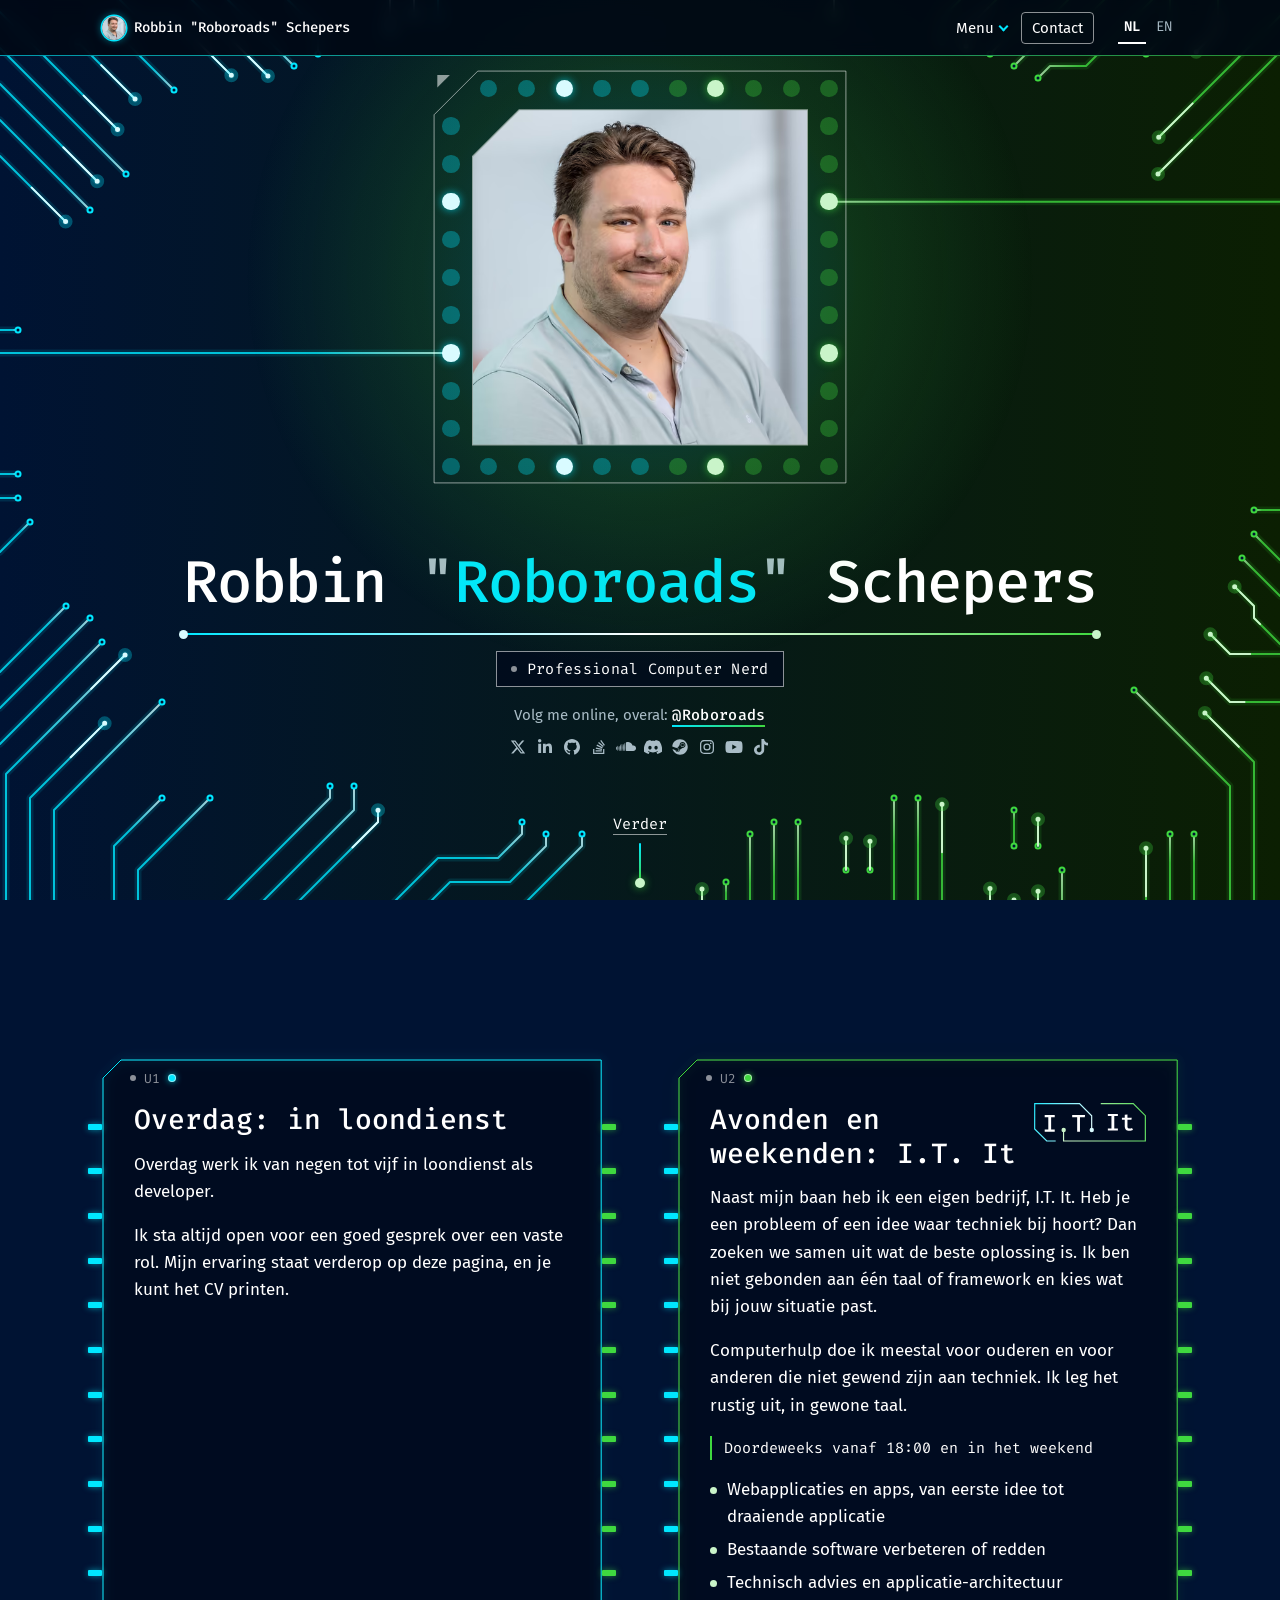
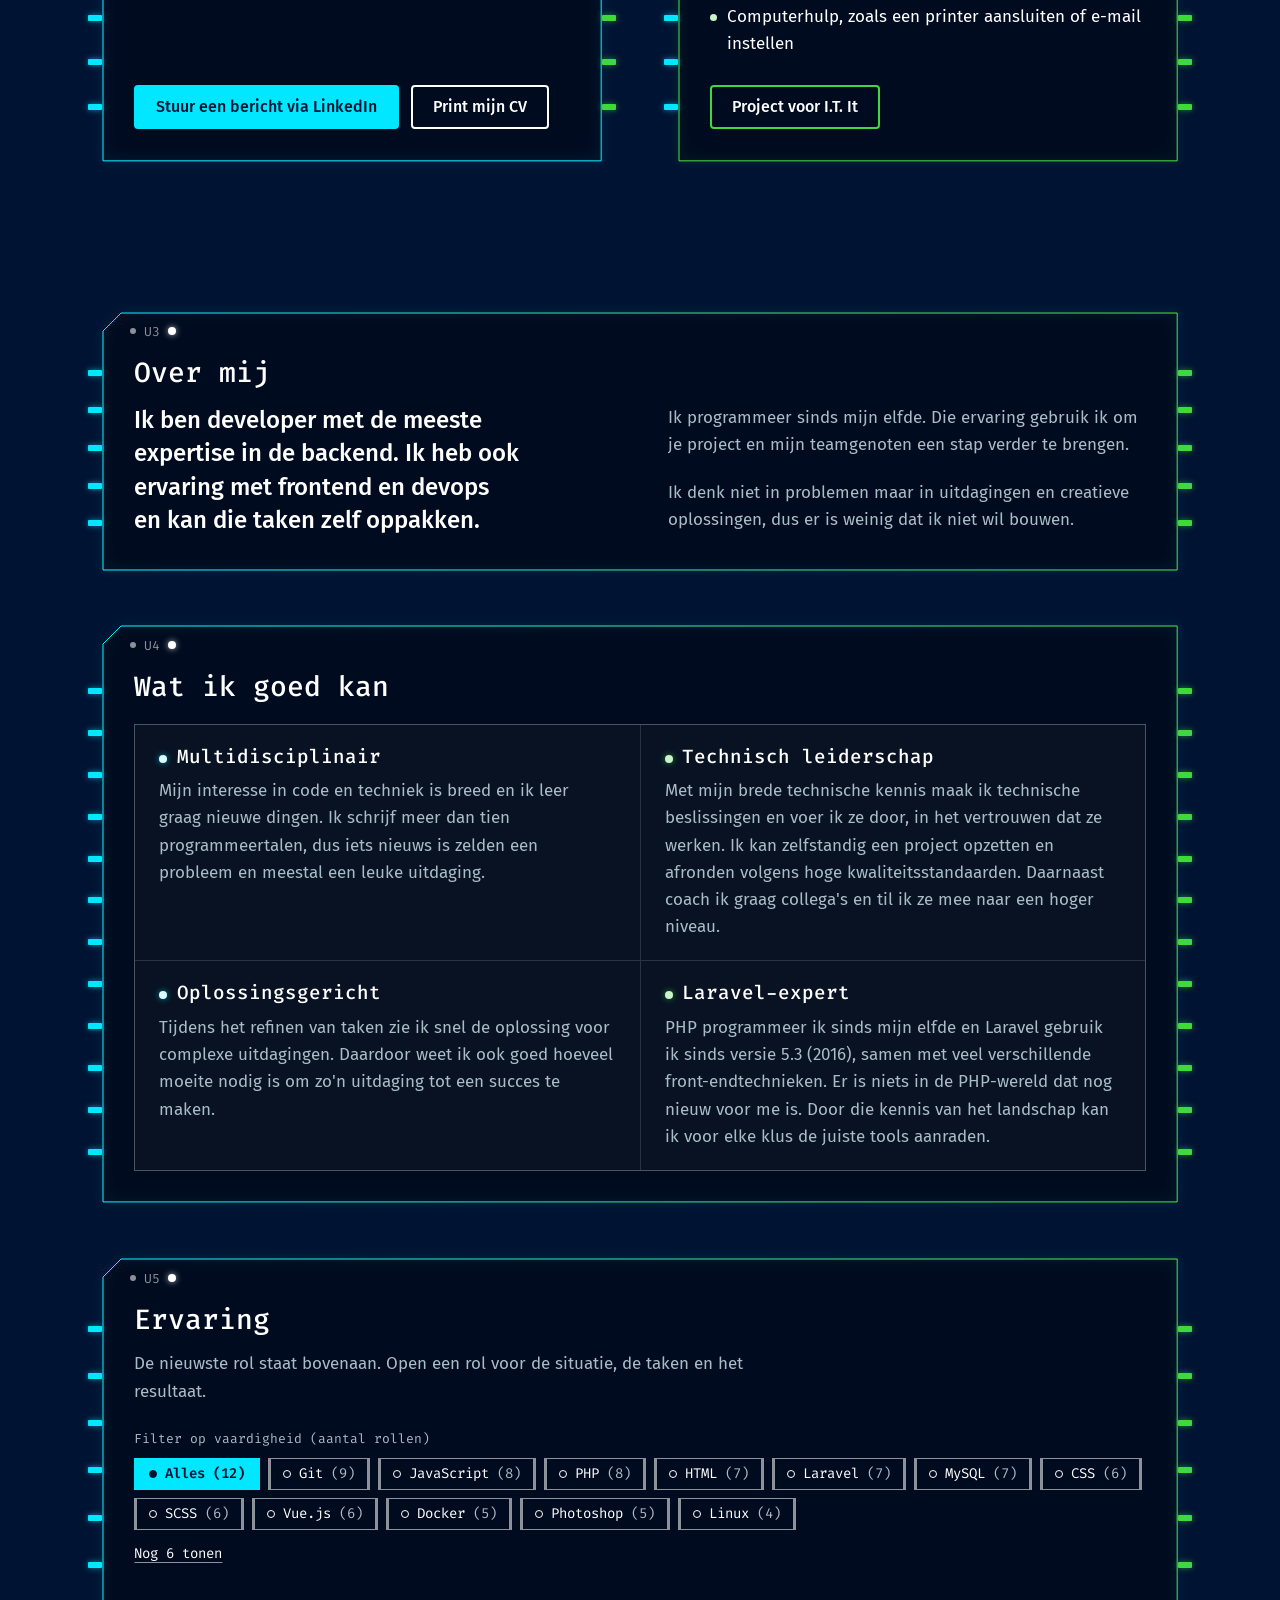
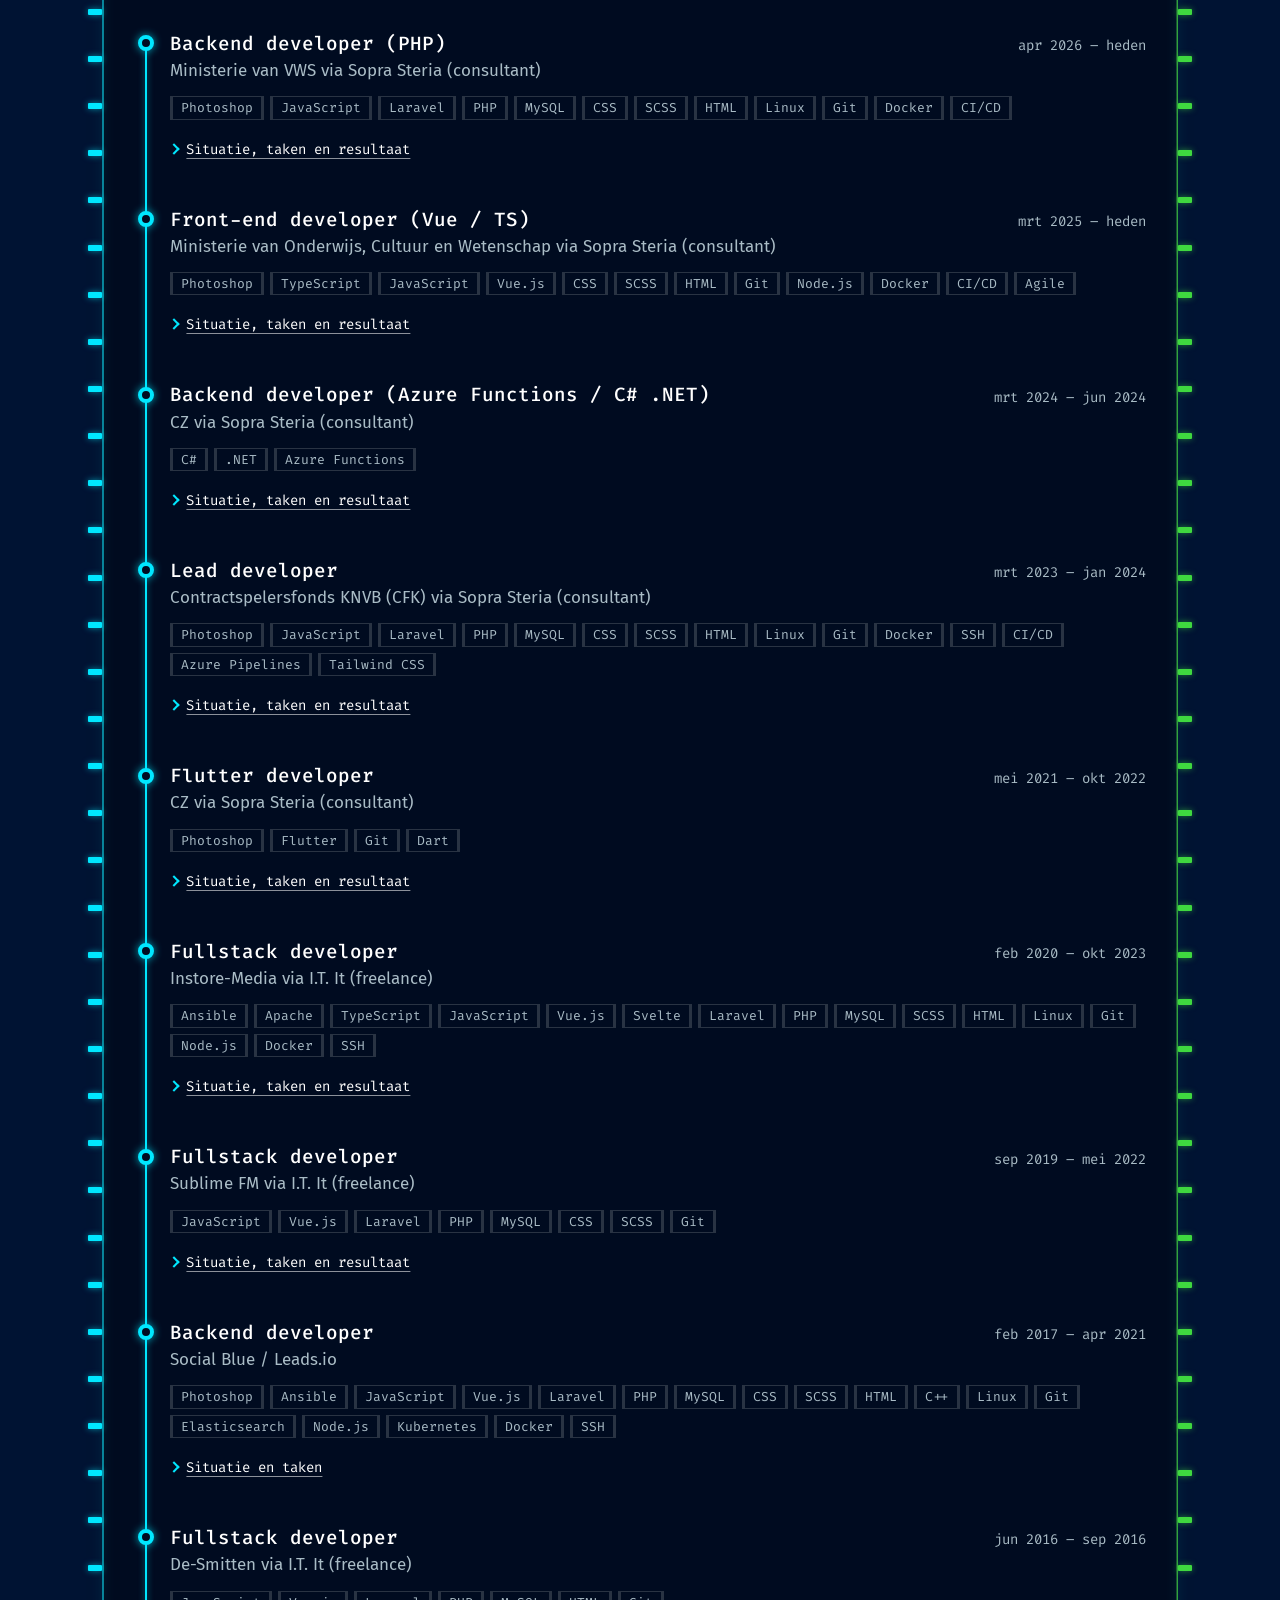
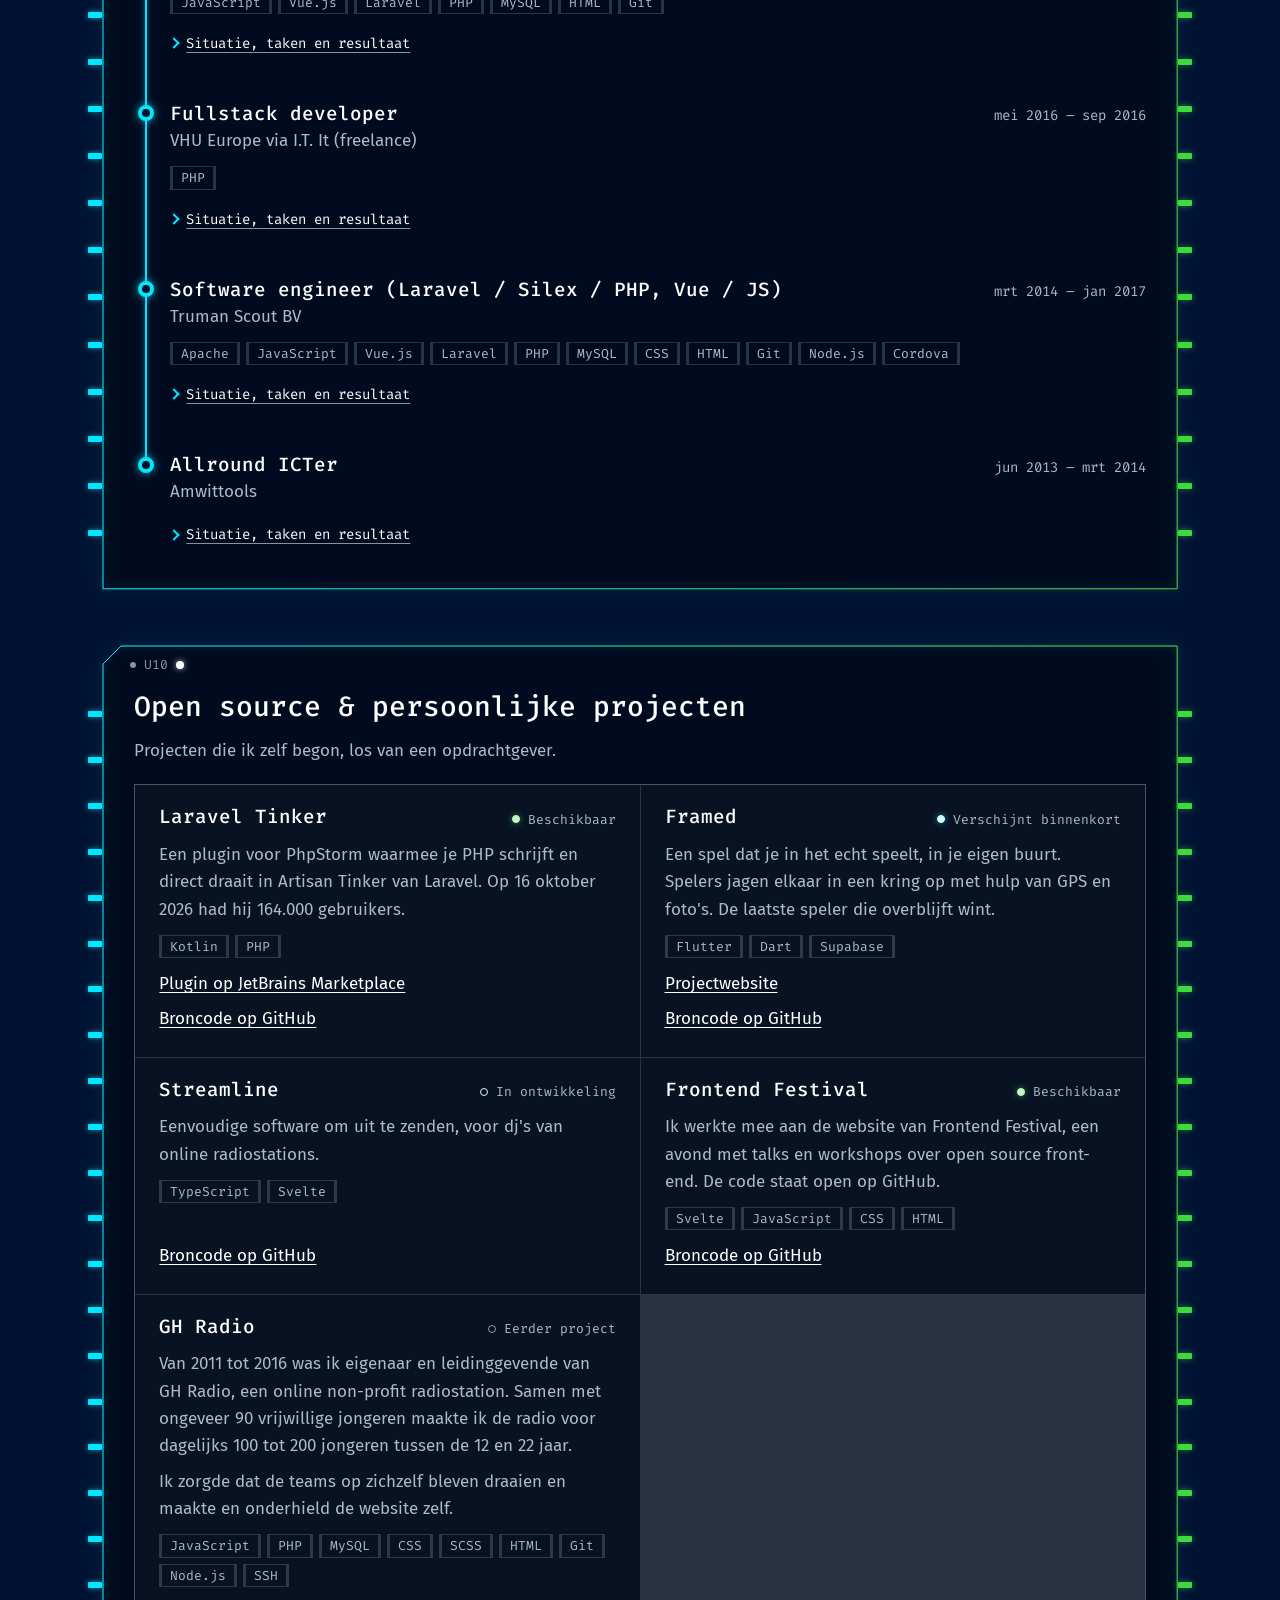
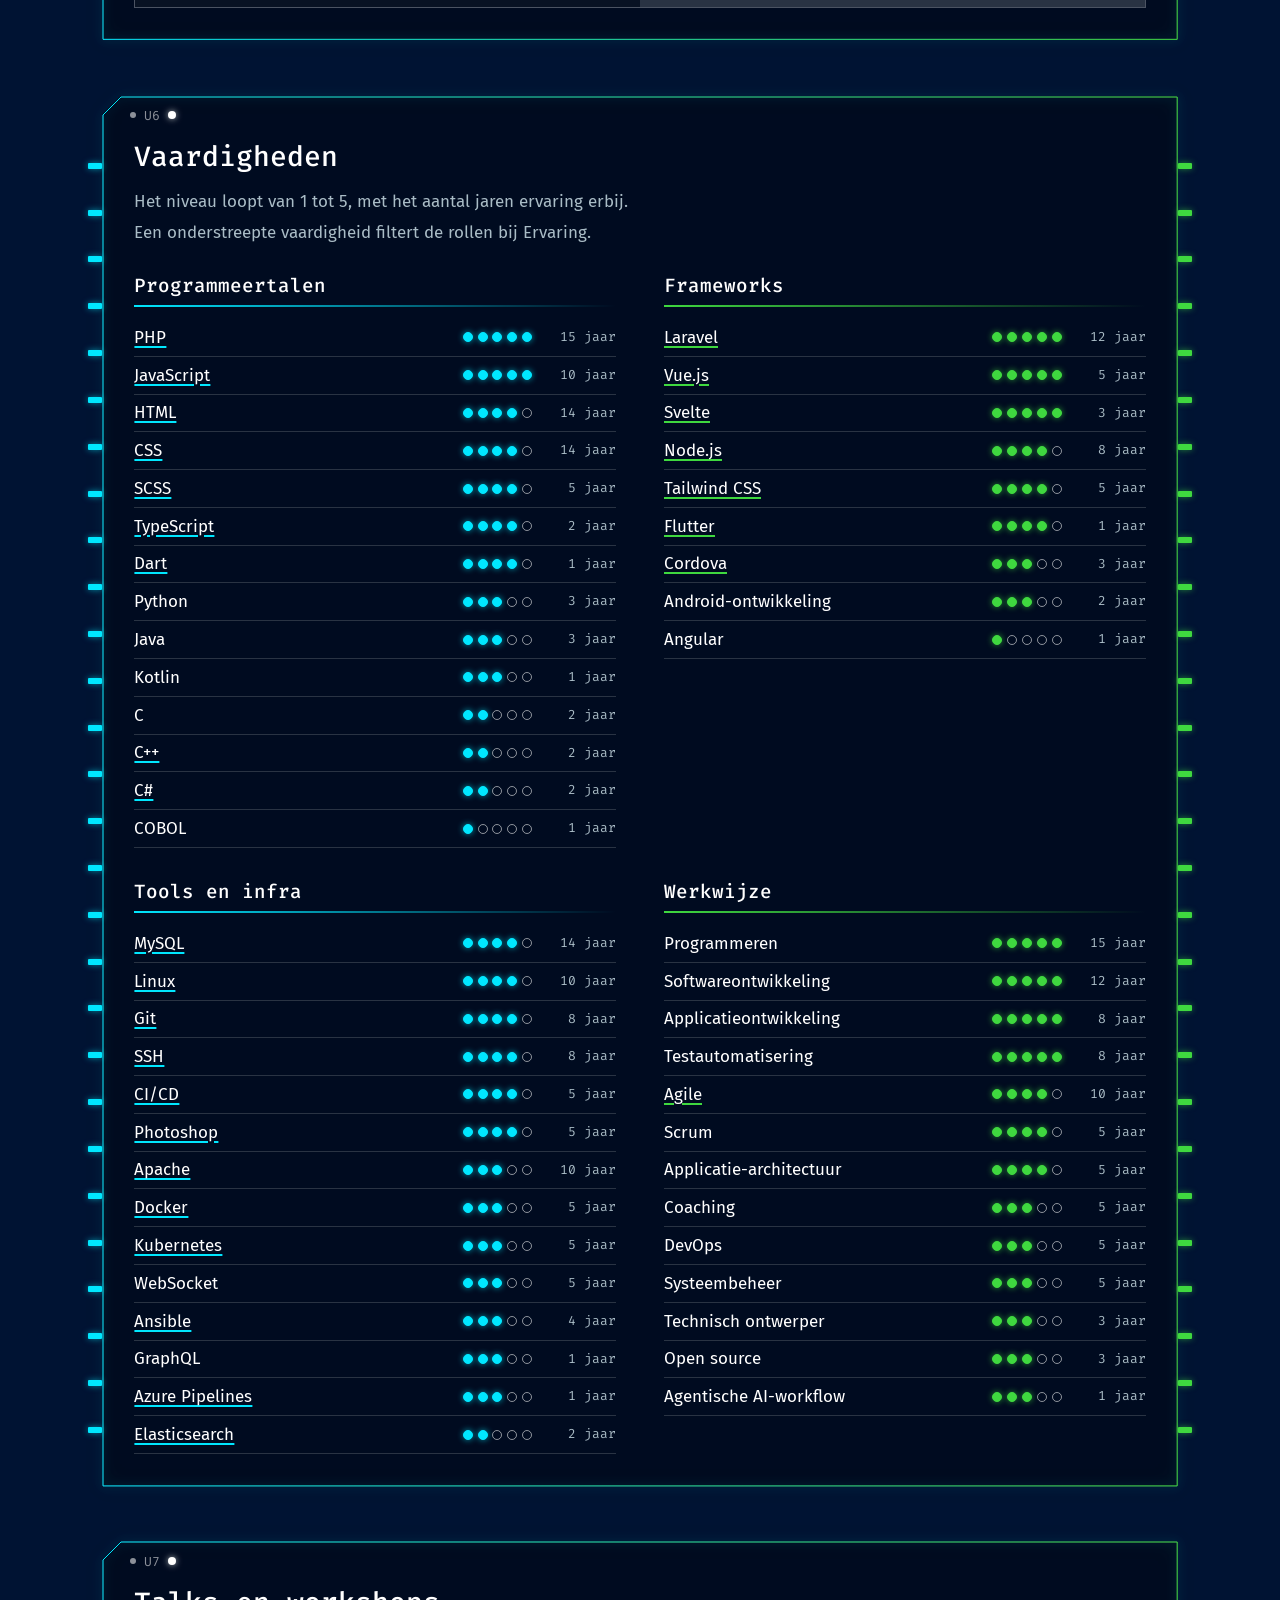
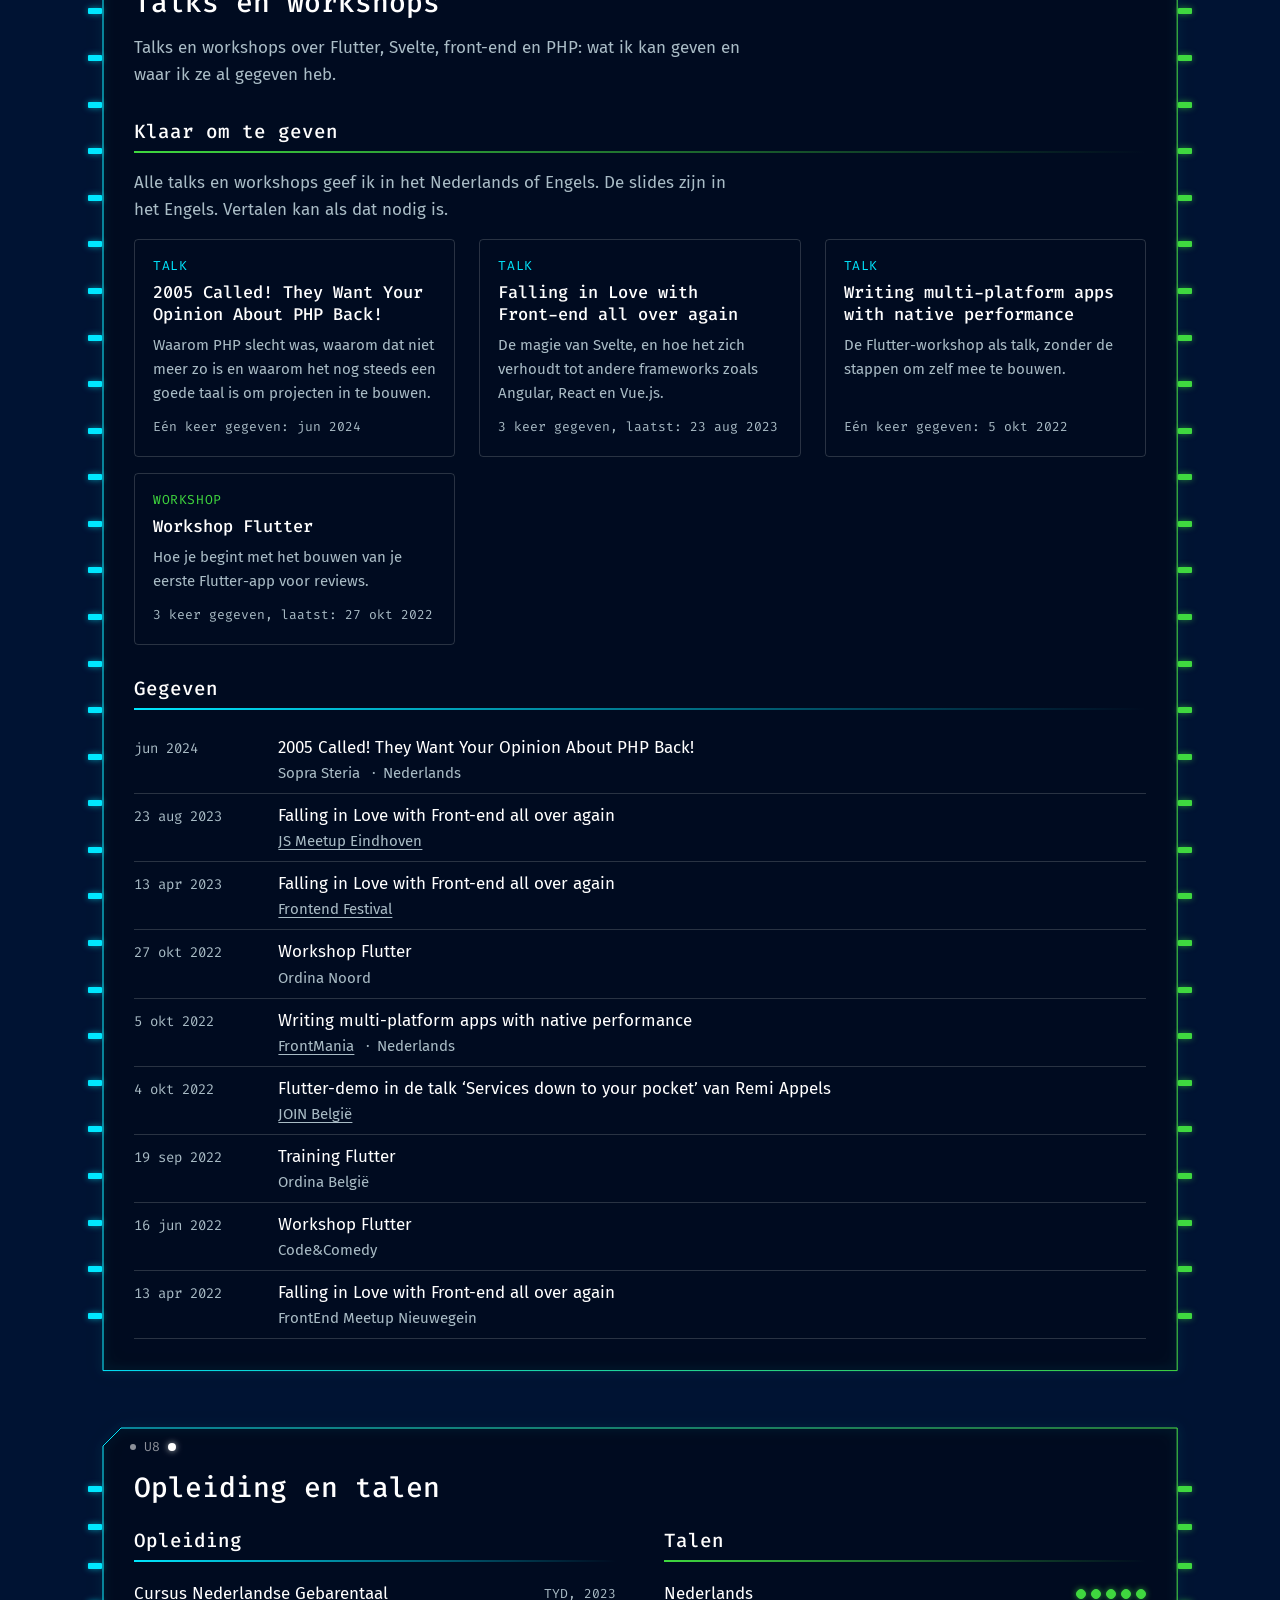
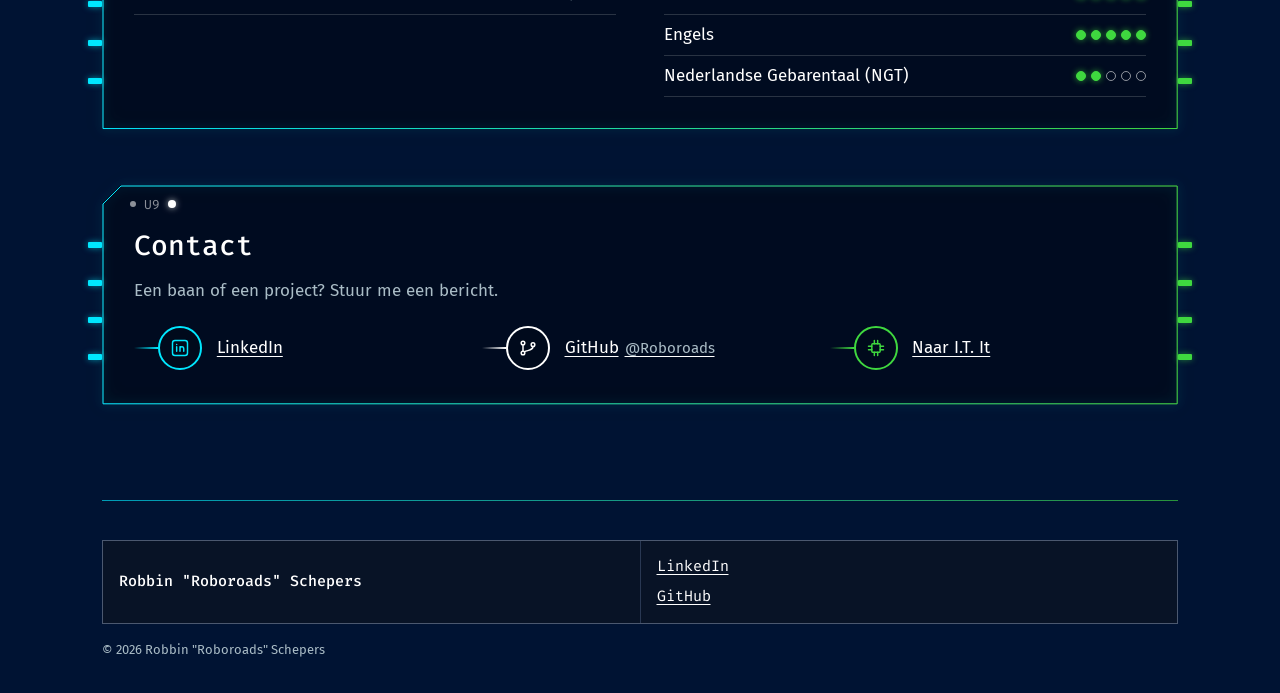
<file: index.html>
<!doctype html>
<html lang="nl" dir="ltr" data-site="personal">
	<head>
		<meta charset="utf-8" />
		<meta name="viewport" content="width=device-width, initial-scale=1" />
		<meta name="text-scale" content="scale" />
		<script>
			// Motion only, never the variant. html.js marks that scripts run, html.reduced marks
			// prefers-reduced-motion. Chips start dark only under html.js:not(.reduced).
			(function () {
				var root = document.documentElement;
				root.classList.add('js');
				if (!window.matchMedia) return;
				var query = window.matchMedia('(prefers-reduced-motion: reduce)');
				var apply = function () {
					root.classList.toggle('reduced', query.matches);
				};
				apply();
				if (query.addEventListener) query.addEventListener('change', apply);
			})();
		</script>
		<link href="/_app/immutable/entry/start.CHFM0lPi.js" rel="modulepreload">
		<link href="/_app/immutable/entry/payload.DSmR2FwN.js" rel="modulepreload">
		<link href="/_app/immutable/chunks/CRzLMJPS.js" rel="modulepreload">
		<link href="/_app/immutable/chunks/C_zeXc1c.js" rel="modulepreload">
		<link href="/_app/immutable/chunks/CGGFG01i.js" rel="modulepreload">
		<link href="/_app/immutable/chunks/Wf_u-FH_.js" rel="modulepreload">
		<link href="/_app/immutable/chunks/CJPeGZm1.js" rel="modulepreload">
		<link href="/_app/immutable/chunks/DvRDa2G0.js" rel="modulepreload">
		<link href="/_app/immutable/entry/app.DyGnODWK.js" rel="modulepreload">
		<link href="/_app/immutable/chunks/uJLcbzk3.js" rel="modulepreload">
		<link href="/_app/immutable/nodes/0.BenySu83.js" rel="modulepreload">
		<link href="/_app/immutable/chunks/B62FT7Pi.js" rel="modulepreload">
		<link href="/_app/immutable/chunks/1xpDo1yN.js" rel="modulepreload">
		<link href="/_app/immutable/chunks/C9d7Q7_u.js" rel="modulepreload">
		<link href="/_app/immutable/nodes/2.S81gaW_7.js" rel="modulepreload">
		<link href="/_app/immutable/chunks/I1cSM8ez.js" rel="modulepreload">
		<!--12qhfyh--><link rel="icon" href="/icons/personal/favicon.ico" sizes="16x16 32x32"/> <link rel="icon" href="/icons/personal/favicon.svg" type="image/svg+xml"/> <link rel="apple-touch-icon" href="/icons/personal/apple-touch-icon.png"/><!----><!--gsrl61--><meta name="description" content="Robbin &quot;Roboroads&quot; Schepers is developer en werkt overdag in loondienst. In de avonden en het weekend bouwt hij webapplicaties en apps met zijn bedrijf I.T. It."/> <link rel="canonical" href="https://deschepers.nl/"/> <!--[--><link rel="alternate" hreflang="nl" href="https://deschepers.nl/"/><link rel="alternate" hreflang="en" href="https://deschepers.nl/en/"/><link rel="alternate" hreflang="x-default" href="https://deschepers.nl/"/><!--]--> <meta property="og:site_name" content="Robbin Schepers"/> <meta property="og:title" content="Robbin &quot;Roboroads&quot; Schepers - Professionele Computer Nerd"/> <meta property="og:description" content="Robbin &quot;Roboroads&quot; Schepers is developer en werkt overdag in loondienst. In de avonden en het weekend bouwt hij webapplicaties en apps met zijn bedrijf I.T. It."/> <meta property="og:url" content="https://deschepers.nl/"/> <meta property="og:type" content="profile"/> <!--[0--><meta property="profile:first_name" content="Robbin"/> <meta property="profile:last_name" content="Schepers"/> <meta property="profile:username" content="Roboroads"/><!--]--> <meta property="og:locale" content="nl_NL"/> <meta property="og:locale:alternate" content="en_US"/> <meta property="og:image" content="https://deschepers.nl/og/nl.png"/> <meta property="og:image:width" content="1200"/> <meta property="og:image:height" content="630"/> <meta property="og:image:type" content="image/png"/> <meta property="og:image:alt" content="Portret van Robbin Schepers op een donkere printplaat, met zijn naam, de tekst Professional Computer Nerd en het webadres"/> <meta name="twitter:card" content="summary_large_image"/> <meta name="twitter:image:alt" content="Portret van Robbin Schepers op een donkere printplaat, met zijn naam, de tekst Professional Computer Nerd en het webadres"/> <meta name="theme-color" content="#001333"/> <!----><script type="application/ld+json">{"@context":"https://schema.org","@graph":[{"@type":"WebSite","@id":"https://deschepers.nl/#website","url":"https://deschepers.nl/","name":"Robbin Schepers","alternateName":["Robbin \"Roboroads\" Schepers","Roboroads"],"inLanguage":["nl","en"]},{"@type":"ProfilePage","@id":"https://deschepers.nl/#profilepage","url":"https://deschepers.nl/","name":"Robbin \"Roboroads\" Schepers - Professionele Computer Nerd","inLanguage":"nl","isPartOf":{"@id":"https://deschepers.nl/#website"},"mainEntity":{"@id":"https://deschepers.nl/#person"}},{"@type":"Person","@id":"https://deschepers.nl/#person","name":"Robbin Schepers","givenName":"Robbin","familyName":"Schepers","alternateName":["Robbin \"Roboroads\" Schepers","Roboroads"],"url":"https://deschepers.nl/","description":"Robbin \"Roboroads\" Schepers is developer en werkt overdag in loondienst. In de avonden en het weekend bouwt hij webapplicaties en apps met zijn bedrijf I.T. It.","image":"https://deschepers.nl/og/nl.png","sameAs":["https://www.linkedin.com/in/roboroads","https://github.com/Roboroads"]}]}</script><!----><!----><title>Robbin "Roboroads" Schepers - Professionele Computer Nerd</title>
		<link href="/_app/immutable/assets/Logo.ciKKGEPS.css" rel="stylesheet">
		<link href="/_app/immutable/assets/0.BYklWfcx.css" rel="stylesheet">
		<link href="/_app/immutable/assets/2.7xquvoI-.css" rel="stylesheet">
	</head>
	<body data-sveltekit-preload-data="hover">
		<div style="display: contents"><!--[--><!--[--><!--[0--><!--[--><!--[-1--><a class="skip-link" href="#main">Naar de inhoud</a> <div class="top-sentinel svelte-a8kxe2" aria-hidden="true"></div> <header class="site-header svelte-a8kxe2" data-hidden="true"><div class="bar svelte-a8kxe2"><a class="brand svelte-a8kxe2" href="/" aria-label="Robbin &quot;Roboroads&quot; Schepers, naar boven"><!--[-1--><span class="wordmark svelte-a8kxe2"><picture><source srcset="/_app/immutable/assets/robbin-schepers.pz_c8qGG.avif 540w, /_app/immutable/assets/robbin-schepers.BRScMhq1.avif 768w, /_app/immutable/assets/robbin-schepers.Bl_Rw9l6.avif 1000w" sizes="28px" type="image/avif"/><source srcset="/_app/immutable/assets/robbin-schepers.BNqj-IHT.webp 540w, /_app/immutable/assets/robbin-schepers.f064BH1L.webp 768w, /_app/immutable/assets/robbin-schepers.CvCCOfe4.webp 1000w" sizes="28px" type="image/webp"/><source srcset="/_app/immutable/assets/robbin-schepers.Deii9k1S.jpg 540w, /_app/immutable/assets/robbin-schepers.nvX7vYmA.jpg 768w, /_app/immutable/assets/robbin-schepers.VtHjtkoP.jpg 1000w" sizes="28px" type="image/jpeg"/><img class="avatar svelte-a8kxe2" src="/_app/immutable/assets/robbin-schepers.VtHjtkoP.jpg" alt="" width="1000" height="1000"/></picture><span class="name"><span class="wide svelte-a8kxe2">Robbin "</span>Roboroads<span class="wide svelte-a8kxe2">" Schepers</span></span></span><!--]--></a> <nav class="menu svelte-a8kxe2" aria-label="Hoofdmenu"><ul class="svelte-a8kxe2"><li><details class="sections svelte-a8kxe2"><summary class="svelte-a8kxe2">Menu</summary> <ul class="panel svelte-a8kxe2"><!--[--><li><a href="/#hero" class="svelte-a8kxe2">Start</a></li><li><a href="/#job" class="svelte-a8kxe2">Loondienst</a></li><li><a href="/#freelance" class="svelte-a8kxe2">Freelance</a></li><li><a href="/#about" class="svelte-a8kxe2">Over</a></li><li><a href="/#competences" class="svelte-a8kxe2">Competenties</a></li><li><a href="/#experience" class="svelte-a8kxe2">Ervaring</a></li><li><a href="/#projects" class="svelte-a8kxe2">Projecten</a></li><li><a href="/#skills" class="svelte-a8kxe2">Vaardigheden</a></li><li><a href="/#talks" class="svelte-a8kxe2">Talks</a></li><li><a href="/#education" class="svelte-a8kxe2">Opleiding</a></li><li><a href="/#contact" class="svelte-a8kxe2">Contact</a></li><!--]--></ul></details></li> <li><a class="contact svelte-a8kxe2" href="/#contact">Contact</a></li></ul></nav> <nav class="language svelte-1sdxxmq" aria-label="Taal"><!--[--><a href="/" hreflang="nl" lang="nl" aria-label="Nederlands (NL)" aria-current="true" data-sveltekit-reload="" class="svelte-1sdxxmq">NL</a><a href="/en/" hreflang="en" lang="en" aria-label="Switch to English (EN)" data-sveltekit-reload="" class="svelte-1sdxxmq">EN</a><!--]--></nav><!----></div></header><!----> <!--[--><!--[-1--><!--[--><!----> <!--[-1--><!--]--><!----> <main id="main" tabindex="-1"><section id="hero" class="hero svelte-1a1se6c" data-designator="U0" aria-labelledby="hero-title"><div class="stage svelte-1a1se6c"><!--[-1--><div class="socket photo-socket svelte-1a1se6c"><svg class="courtyard svelte-1a1se6c" viewBox="0 0 100 100" preserveAspectRatio="none" aria-hidden="true" focusable="false"><!--[--><polyline class="outline svelte-1a1se6c" pathLength="1" points="0.5,68.18 0.5,11 11,0.5 99.5,0.5 99.5,31.82"></polyline><polyline class="outline svelte-1a1se6c" pathLength="1" points="99.5,31.82 99.5,99.5 0.5,99.5 0.5,68.18"></polyline><!--]--></svg> <div class="pads svelte-1a1se6c" aria-hidden="true"><!--[--><span class="pad svelte-1a1se6c pin1" data-side="left" style="--light-delay: 0.48s; grid-row: 1; grid-column: 1;"></span><span class="pad svelte-1a1se6c" data-side="left" style="--light-delay: 0.54s; grid-row: 1; grid-column: 2;"></span><span class="pad svelte-1a1se6c" data-side="left" style="--light-delay: 0.60s; grid-row: 1; grid-column: 3;"></span><span class="pad svelte-1a1se6c" data-side="left" data-port="cyan" style="--light-delay: 0.65s; grid-row: 1; grid-column: 4;"></span><span class="pad svelte-1a1se6c" data-side="left" style="--light-delay: 0.60s; grid-row: 1; grid-column: 5;"></span><span class="pad svelte-1a1se6c" data-side="left" style="--light-delay: 0.54s; grid-row: 1; grid-column: 6;"></span><span class="pad svelte-1a1se6c" data-side="right" style="--light-delay: 0.48s; grid-row: 1; grid-column: 7;"></span><span class="pad svelte-1a1se6c" data-side="right" data-port="green" style="--light-delay: 0.43s; grid-row: 1; grid-column: 8;"></span><span class="pad svelte-1a1se6c" data-side="right" style="--light-delay: 0.38s; grid-row: 1; grid-column: 9;"></span><span class="pad svelte-1a1se6c" data-side="right" style="--light-delay: 0.32s; grid-row: 1; grid-column: 10;"></span><span class="pad svelte-1a1se6c" data-side="right" style="--light-delay: 0.27s; grid-row: 1; grid-column: 11;"></span><span class="pad svelte-1a1se6c" data-side="left" style="--light-delay: 0.43s; grid-row: 2; grid-column: 1;"></span><span class="pad svelte-1a1se6c" data-side="right" style="--light-delay: 0.21s; grid-row: 2; grid-column: 11;"></span><span class="pad svelte-1a1se6c" data-side="left" style="--light-delay: 0.38s; grid-row: 3; grid-column: 1;"></span><span class="pad svelte-1a1se6c" data-side="right" style="--light-delay: 0.16s; grid-row: 3; grid-column: 11;"></span><span class="pad svelte-1a1se6c" data-side="left" data-port="cyan" style="--light-delay: 0.32s; grid-row: 4; grid-column: 1;"></span><span class="pad svelte-1a1se6c" data-side="right" data-port="green" data-lead="" style="--light-delay: 0.10s; grid-row: 4; grid-column: 11;"></span><span class="pad svelte-1a1se6c" data-side="left" style="--light-delay: 0.27s; grid-row: 5; grid-column: 1;"></span><span class="pad svelte-1a1se6c" data-side="right" style="--light-delay: 0.16s; grid-row: 5; grid-column: 11;"></span><span class="pad svelte-1a1se6c" data-side="left" style="--light-delay: 0.21s; grid-row: 6; grid-column: 1;"></span><span class="pad svelte-1a1se6c" data-side="right" style="--light-delay: 0.21s; grid-row: 6; grid-column: 11;"></span><span class="pad svelte-1a1se6c" data-side="left" style="--light-delay: 0.16s; grid-row: 7; grid-column: 1;"></span><span class="pad svelte-1a1se6c" data-side="right" style="--light-delay: 0.27s; grid-row: 7; grid-column: 11;"></span><span class="pad svelte-1a1se6c" data-side="left" data-port="cyan" data-lead="" style="--light-delay: 0.10s; grid-row: 8; grid-column: 1;"></span><span class="pad svelte-1a1se6c" data-side="right" data-port="green" style="--light-delay: 0.32s; grid-row: 8; grid-column: 11;"></span><span class="pad svelte-1a1se6c" data-side="left" style="--light-delay: 0.16s; grid-row: 9; grid-column: 1;"></span><span class="pad svelte-1a1se6c" data-side="right" style="--light-delay: 0.38s; grid-row: 9; grid-column: 11;"></span><span class="pad svelte-1a1se6c" data-side="left" style="--light-delay: 0.21s; grid-row: 10; grid-column: 1;"></span><span class="pad svelte-1a1se6c" data-side="right" style="--light-delay: 0.43s; grid-row: 10; grid-column: 11;"></span><span class="pad svelte-1a1se6c" data-side="left" style="--light-delay: 0.27s; grid-row: 11; grid-column: 1;"></span><span class="pad svelte-1a1se6c" data-side="left" style="--light-delay: 0.32s; grid-row: 11; grid-column: 2;"></span><span class="pad svelte-1a1se6c" data-side="left" style="--light-delay: 0.38s; grid-row: 11; grid-column: 3;"></span><span class="pad svelte-1a1se6c" data-side="left" data-port="cyan" style="--light-delay: 0.43s; grid-row: 11; grid-column: 4;"></span><span class="pad svelte-1a1se6c" data-side="left" style="--light-delay: 0.48s; grid-row: 11; grid-column: 5;"></span><span class="pad svelte-1a1se6c" data-side="left" style="--light-delay: 0.54s; grid-row: 11; grid-column: 6;"></span><span class="pad svelte-1a1se6c" data-side="right" style="--light-delay: 0.60s; grid-row: 11; grid-column: 7;"></span><span class="pad svelte-1a1se6c" data-side="right" data-port="green" style="--light-delay: 0.65s; grid-row: 11; grid-column: 8;"></span><span class="pad svelte-1a1se6c" data-side="right" style="--light-delay: 0.60s; grid-row: 11; grid-column: 9;"></span><span class="pad svelte-1a1se6c" data-side="right" style="--light-delay: 0.54s; grid-row: 11; grid-column: 10;"></span><span class="pad svelte-1a1se6c" data-side="right" style="--light-delay: 0.48s; grid-row: 11; grid-column: 11;"></span><!--]--></div> <div class="die svelte-1a1se6c"><div class="glitch svelte-1ibo0yb" data-show="photo"><picture><source srcset="/_app/immutable/assets/robbin-schepers.pz_c8qGG.avif 540w, /_app/immutable/assets/robbin-schepers.BRScMhq1.avif 768w, /_app/immutable/assets/robbin-schepers.Bl_Rw9l6.avif 1000w" sizes="(min-width: 40rem) 26rem, 46vw" type="image/avif"/><source srcset="/_app/immutable/assets/robbin-schepers.BNqj-IHT.webp 540w, /_app/immutable/assets/robbin-schepers.f064BH1L.webp 768w, /_app/immutable/assets/robbin-schepers.CvCCOfe4.webp 1000w" sizes="(min-width: 40rem) 26rem, 46vw" type="image/webp"/><source srcset="/_app/immutable/assets/robbin-schepers.Deii9k1S.jpg 540w, /_app/immutable/assets/robbin-schepers.nvX7vYmA.jpg 768w, /_app/immutable/assets/robbin-schepers.VtHjtkoP.jpg 1000w" sizes="(min-width: 40rem) 26rem, 46vw" type="image/jpeg"/><img class="photo svelte-1ibo0yb" src="/_app/immutable/assets/robbin-schepers.VtHjtkoP.jpg" alt="Portret van Robbin Schepers" fetchpriority="high" width="1000" height="1000" onload="this.__e=event"/></picture> <!--[-1--><!--]--></div><!----></div> <!--[-1--><!--]--><!----> <!--[-1--><!--]--><!----></div><!--]--> <div class="copy svelte-1a1se6c"><h1 id="hero-title" class="svelte-1a1se6c">Robbin <span class="q svelte-1a1se6c">"</span><span class="nick svelte-1a1se6c">Roboroads</span><span class="q svelte-1a1se6c">"</span> Schepers</h1> <span class="rule svelte-1a1se6c" aria-hidden="true"></span> <p class="tagline svelte-1a1se6c" lang="en">Professional Computer Nerd</p> <p class="follow svelte-1a1se6c">Volg me online, overal: <span class="handle svelte-1a1se6c">@Roboroads</span></p> <ul class="profiles svelte-1a1se6c" aria-label="Online profielen"><!--[--><li class="svelte-1a1se6c"><a href="https://x.com/roboroads" rel="me noopener" class="svelte-1a1se6c"><svg class="icon svelte-1eqehiz" viewBox="0 0 448 512" aria-hidden="true" focusable="false"><!--[--><path d="M357.2 48L427.8 48 273.6 224.2 455 464 313 464 201.7 318.6 74.5 464 3.8 464 168.7 275.5-5.2 48 140.4 48 240.9 180.9 357.2 48zM332.4 421.8l39.1 0-252.4-333.8-42 0 255.3 333.8z"></path><!--]--></svg><!----><span class="sr-only svelte-1a1se6c">Robbin op X (externe site)</span></a></li><li class="svelte-1a1se6c"><a href="https://www.linkedin.com/in/roboroads" rel="me noopener" class="svelte-1a1se6c"><svg class="icon svelte-1eqehiz" viewBox="0 0 448 512" aria-hidden="true" focusable="false"><!--[--><path d="M100.3 448l-92.9 0 0-299.1 92.9 0 0 299.1zM53.8 108.1C24.1 108.1 0 83.5 0 53.8 0 39.5 5.7 25.9 15.8 15.8s23.8-15.8 38-15.8 27.9 5.7 38 15.8 15.8 23.8 15.8 38c0 29.7-24.1 54.3-53.8 54.3zM447.9 448l-92.7 0 0-145.6c0-34.7-.7-79.2-48.3-79.2-48.3 0-55.7 37.7-55.7 76.7l0 148.1-92.8 0 0-299.1 89.1 0 0 40.8 1.3 0c12.4-23.5 42.7-48.3 87.9-48.3 94 0 111.3 61.9 111.3 142.3l0 164.3-.1 0z"></path><!--]--></svg><!----><span class="sr-only svelte-1a1se6c">Robbin op LinkedIn (externe site)</span></a></li><li class="svelte-1a1se6c"><a href="https://github.com/Roboroads" rel="me noopener" class="svelte-1a1se6c"><svg class="icon svelte-1eqehiz" viewBox="0 0 512 512" aria-hidden="true" focusable="false"><!--[--><path d="M216.5 362.5c-66-8-112.5-55.5-112.5-117 0-25 9-52 24-70-6.5-16.5-5.5-51.5 2-66 20-2.5 47 8 63 22.5 19-6 39-9 63.5-9s44.5 3 62.5 8.5c15.5-14 43-24.5 63-22 7 13.5 8 48.5 1.5 65.5 16 19 24.5 44.5 24.5 70.5 0 61.5-46.5 108-113.5 116.5 17 11 28.5 35 28.5 62.5l0 52C323 491.5 335.5 500 350.5 494 441 459.5 512 369 512 257 512 115.5 397 0 255.5 0S0 115.5 0 257c0 111 70.5 203 165.5 237.5 13.5 5 26.5-4 26.5-17.5l0-40c-7 3-16 5-24 5-33 0-52.5-18-66.5-51.5-5.5-13.5-11.5-21.5-23-23-6-.5-8-3-8-6 0-6 10-10.5 20-10.5 14.5 0 27 9 40 27.5 10 14.5 20.5 21 33 21s20.5-4.5 32-16c8.5-8.5 15-16 21-21z"></path><!--]--></svg><!----><span class="sr-only svelte-1a1se6c">Robbin op GitHub (externe site)</span></a></li><li class="svelte-1a1se6c"><a href="https://stackoverflow.com/users/1489183/roboroads" rel="me noopener" class="svelte-1a1se6c"><svg class="icon svelte-1eqehiz" viewBox="0 0 384 512" aria-hidden="true" focusable="false"><!--[--><path d="M291 311l-195.7-41.3-8.2 39.3 195.7 41 8.2-39zm51-87L188.5 95.7 163 126.5 316.5 254.8 342 224zm-31.2 39.7L129.5 179 112.8 215.5 294 300 310.8 263.7zM262.3 32l-32 24 119.3 160.3 32-24-119.3-160.3zm20.5 328l-200 0 0 39.7 200 0 0-39.7zm39.7 80l-279.5 0 0-120-40 0 0 160 359.5 0 0-160-40 0 0 120z"></path><!--]--></svg><!----><span class="sr-only svelte-1a1se6c">Robbin op Stack Overflow (externe site)</span></a></li><li class="svelte-1a1se6c"><a href="https://soundcloud.com/roboroads" rel="me noopener" class="svelte-1a1se6c"><svg class="icon svelte-1eqehiz" viewBox="0 0 640 512" aria-hidden="true" focusable="false"><!--[--><path d="M640.2 298.6c-1.3 23.1-11.5 44.8-28.4 60.5s-39.2 24.4-62.3 24.1l-218 0c-4.8 0-9.4-2-12.8-5.4s-5.3-8-5.3-12.8l0-234.8c-.2-4 .9-8 3.1-11.4s5.3-6.1 9-7.7c0 0 20.1-13.9 62.3-13.9 25.8 0 51.1 6.9 73.3 20.1 17.3 10.2 32.3 23.8 44.1 40.1s20 34.8 24.2 54.4c7.5-2.1 15.3-3.2 23.1-3.2 11.7-.1 23.3 2.2 34.2 6.7s20.5 11.3 28.7 19.7 14.6 18.3 18.9 29.3 6.3 22.6 5.9 34.3zm-354-153.5c.1-1 0-2-.3-2.9s-.8-1.8-1.5-2.6-1.5-1.3-2.4-1.7c-1.8-.8-4-.8-5.8 0-.9 .4-1.7 1-2.4 1.7s-1.2 1.6-1.5 2.6-.4 1.9-.3 2.9c-6 78.9-10.6 152.9 0 231.6 .2 1.7 1 3.3 2.3 4.5 2.6 2.4 6.8 2.4 9.4 0 1.3-1.2 2.1-2.8 2.3-4.5 11.3-79.4 6.6-152 0-231.6l.2 0zm-44 27.3c-.2-1.8-1.1-3.5-2.4-4.7s-3.1-1.9-5-1.9-3.6 .7-5 1.9-2.2 2.9-2.4 4.7c-7.9 67.9-7.9 136.5 0 204.4 .3 1.8 1.2 3.4 2.5 4.5s3.1 1.8 4.8 1.8 3.5-.6 4.8-1.8 2.2-2.8 2.5-4.5c8.8-67.8 8.8-136.5 .1-204.4l.1 0zm-44.3-6.9c-.2-1.8-1-3.4-2.3-4.6s-3-1.8-4.8-1.8-3.5 .7-4.8 1.8-2.1 2.8-2.3 4.6c-6.7 72-10.2 139.3 0 211.1 0 1.9 .7 3.7 2.1 5s3.1 2.1 5 2.1 3.7-.7 5-2.1 2.1-3.1 2.1-5c10.5-72.8 7.3-138.2 .1-211.1l-.1 0zm-44 20.6c0-1.9-.8-3.8-2.1-5.2s-3.2-2.1-5.2-2.1-3.8 .8-5.2 2.1-2.1 3.2-2.1 5.2c-8.1 63.3-8.1 127.5 0 190.8 .2 1.8 1 3.4 2.4 4.6s3.1 1.9 4.8 1.9 3.5-.7 4.8-1.9 2.2-2.8 2.4-4.6c8.8-63.3 8.9-127.5 .3-190.8l-.1 0zm-44.5 47.6c0-1.9-.8-3.8-2.1-5.1s-3.2-2.1-5.1-2.1-3.8 .8-5.1 2.1-2.1 3.2-2.1 5.1c-10.5 49.2-5.5 93.9 .4 143.6 .3 1.6 1.1 3.1 2.3 4.2s2.8 1.7 4.5 1.7 3.2-.6 4.5-1.7 2.1-2.5 2.3-4.2c6.6-50.4 11.6-94.1 .4-143.6zm-44.1-7.5c-.2-1.8-1.1-3.5-2.4-4.8s-3.2-1.9-5-1.9-3.6 .7-5 1.9-2.2 2.9-2.4 4.8c-9.3 50.2-6.2 94.4 .3 144.5 .7 7.6 13.6 7.5 14.4 0 7.2-50.9 10.5-93.8 .3-144.5l-.2 0zM20.7 250.8c-.2-1.8-1.1-3.5-2.4-4.8s-3.2-1.9-5-1.9-3.6 .7-5 1.9-2.3 2.9-2.4 4.8c-8.5 33.7-5.9 61.6 .6 95.4 .2 1.7 1 3.3 2.3 4.4s2.9 1.8 4.7 1.8 3.4-.6 4.7-1.8 2.1-2.7 2.3-4.4c7.5-34.5 11.2-61.8 .4-95.4l-.2 0z"></path><!--]--></svg><!----><span class="sr-only svelte-1a1se6c">Robbin op SoundCloud (externe site)</span></a></li><li class="svelte-1a1se6c"><a href="https://discord.com/users/198900559858761728" rel="me noopener" class="svelte-1a1se6c"><svg class="icon svelte-1eqehiz" viewBox="0 0 576 512" aria-hidden="true" focusable="false"><!--[--><path d="M492.5 69.8c-.2-.3-.4-.6-.8-.7-38.1-17.5-78.4-30-119.7-37.1-.4-.1-.8 0-1.1 .1s-.6 .4-.8 .8c-5.5 9.9-10.5 20.2-14.9 30.6-44.6-6.8-89.9-6.8-134.4 0-4.5-10.5-9.5-20.7-15.1-30.6-.2-.3-.5-.6-.8-.8s-.7-.2-1.1-.2c-41.3 7.1-81.6 19.6-119.7 37.1-.3 .1-.6 .4-.8 .7-76.2 113.8-97.1 224.9-86.9 334.5 0 .3 .1 .5 .2 .8s.3 .4 .5 .6c44.4 32.9 94 58 146.8 74.2 .4 .1 .8 .1 1.1 0s.7-.4 .9-.7c11.3-15.4 21.4-31.8 30-48.8 .1-.2 .2-.5 .2-.8s0-.5-.1-.8-.2-.5-.4-.6-.4-.3-.7-.4c-15.8-6.1-31.2-13.4-45.9-21.9-.3-.2-.5-.4-.7-.6s-.3-.6-.3-.9 0-.6 .2-.9 .3-.5 .6-.7c3.1-2.3 6.2-4.7 9.1-7.1 .3-.2 .6-.4 .9-.4s.7 0 1 .1c96.2 43.9 200.4 43.9 295.5 0 .3-.1 .7-.2 1-.2s.7 .2 .9 .4c2.9 2.4 6 4.9 9.1 7.2 .2 .2 .4 .4 .6 .7s.2 .6 .2 .9-.1 .6-.3 .9-.4 .5-.6 .6c-14.7 8.6-30 15.9-45.9 21.8-.2 .1-.5 .2-.7 .4s-.3 .4-.4 .7-.1 .5-.1 .8 .1 .5 .2 .8c8.8 17 18.8 33.3 30 48.8 .2 .3 .6 .6 .9 .7s.8 .1 1.1 0c52.9-16.2 102.6-41.3 147.1-74.2 .2-.2 .4-.4 .5-.6s.2-.5 .2-.8c12.3-126.8-20.5-236.9-86.9-334.5zm-302 267.7c-29 0-52.8-26.6-52.8-59.2s23.4-59.2 52.8-59.2c29.7 0 53.3 26.8 52.8 59.2 0 32.7-23.4 59.2-52.8 59.2zm195.4 0c-29 0-52.8-26.6-52.8-59.2s23.4-59.2 52.8-59.2c29.7 0 53.3 26.8 52.8 59.2 0 32.7-23.2 59.2-52.8 59.2z"></path><!--]--></svg><!----><span class="sr-only svelte-1a1se6c">Robbin op Discord (externe site)</span></a></li><li class="svelte-1a1se6c"><a href="https://steamcommunity.com/id/roboroads" rel="me noopener" class="svelte-1a1se6c"><svg class="icon svelte-1eqehiz" viewBox="0 0 512 512" aria-hidden="true" focusable="false"><!--[--><path d="M504 256c0 137-111.2 248-248.4 248-113.8 0-209.6-76.3-239-180.4l95.2 39.3c6.4 32.1 34.9 56.4 68.9 56.4 39.2 0 71.9-32.4 70.2-73.5l84.5-60.2c52.1 1.3 95.8-40.9 95.8-93.5 0-51.6-42-93.5-93.7-93.5s-93.7 42-93.7 93.5l0 1.2-59.2 85.7c-15.5-.9-30.7 3.4-43.5 12.1L8 236.1C18.2 108.4 125.1 8 255.6 8 392.8 8 504 119 504 256zM163.7 384.3l-30.5-12.6c5.6 11.6 15.3 20.8 27.2 25.8 26.9 11.2 57.8-1.6 69-28.4 5.4-13 5.5-27.3 .1-40.3S214 305.6 201 300.2c-12.9-5.4-26.7-5.2-38.9-.6l31.5 13c19.8 8.2 29.2 30.9 20.9 50.7-8.3 19.9-31 29.2-50.8 21zM337.5 129.8a62.3 62.3 0 1 1 0 124.6 62.3 62.3 0 1 1 0-124.6zm.1 109a46.8 46.8 0 1 0 0-93.6 46.8 46.8 0 1 0 0 93.6z"></path><!--]--></svg><!----><span class="sr-only svelte-1a1se6c">Robbin op Steam (externe site)</span></a></li><li class="svelte-1a1se6c"><a href="https://www.instagram.com/roboroads" rel="me noopener" class="svelte-1a1se6c"><svg class="icon svelte-1eqehiz" viewBox="0 0 448 512" aria-hidden="true" focusable="false"><!--[--><path d="M224.3 141a115 115 0 1 0 -.6 230 115 115 0 1 0 .6-230zm-.6 40.4a74.6 74.6 0 1 1 .6 149.2 74.6 74.6 0 1 1 -.6-149.2zm93.4-45.1a26.8 26.8 0 1 1 53.6 0 26.8 26.8 0 1 1 -53.6 0zm129.7 27.2c-1.7-35.9-9.9-67.7-36.2-93.9-26.2-26.2-58-34.4-93.9-36.2-37-2.1-147.9-2.1-184.9 0-35.8 1.7-67.6 9.9-93.9 36.1s-34.4 58-36.2 93.9c-2.1 37-2.1 147.9 0 184.9 1.7 35.9 9.9 67.7 36.2 93.9s58 34.4 93.9 36.2c37 2.1 147.9 2.1 184.9 0 35.9-1.7 67.7-9.9 93.9-36.2 26.2-26.2 34.4-58 36.2-93.9 2.1-37 2.1-147.8 0-184.8zM399 388c-7.8 19.6-22.9 34.7-42.6 42.6-29.5 11.7-99.5 9-132.1 9s-102.7 2.6-132.1-9c-19.6-7.8-34.7-22.9-42.6-42.6-11.7-29.5-9-99.5-9-132.1s-2.6-102.7 9-132.1c7.8-19.6 22.9-34.7 42.6-42.6 29.5-11.7 99.5-9 132.1-9s102.7-2.6 132.1 9c19.6 7.8 34.7 22.9 42.6 42.6 11.7 29.5 9 99.5 9 132.1s2.7 102.7-9 132.1z"></path><!--]--></svg><!----><span class="sr-only svelte-1a1se6c">Robbin op Instagram (externe site)</span></a></li><li class="svelte-1a1se6c"><a href="https://www.youtube.com/@roboroads" rel="me noopener" class="svelte-1a1se6c"><svg class="icon svelte-1eqehiz" viewBox="0 0 576 512" aria-hidden="true" focusable="false"><!--[--><path d="M549.7 124.1C543.5 100.4 524.9 81.8 501.4 75.5 458.9 64 288.1 64 288.1 64S117.3 64 74.7 75.5C51.2 81.8 32.7 100.4 26.4 124.1 15 167 15 256.4 15 256.4s0 89.4 11.4 132.3c6.3 23.6 24.8 41.5 48.3 47.8 42.6 11.5 213.4 11.5 213.4 11.5s170.8 0 213.4-11.5c23.5-6.3 42-24.2 48.3-47.8 11.4-42.9 11.4-132.3 11.4-132.3s0-89.4-11.4-132.3zM232.2 337.6l0-162.4 142.7 81.2-142.7 81.2z"></path><!--]--></svg><!----><span class="sr-only svelte-1a1se6c">Robbin op YouTube (externe site)</span></a></li><li class="svelte-1a1se6c"><a href="https://www.tiktok.com/@roboroads" rel="me noopener" class="svelte-1a1se6c"><svg class="icon svelte-1eqehiz" viewBox="0 0 448 512" aria-hidden="true" focusable="false"><!--[--><path d="M448.5 209.9c-44 .1-87-13.6-122.8-39.2l0 178.7c0 33.1-10.1 65.4-29 92.6s-45.6 48-76.6 59.6-64.8 13.5-96.9 5.3-60.9-25.9-82.7-50.8-35.3-56-39-88.9 2.9-66.1 18.6-95.2 40-52.7 69.6-67.7 62.9-20.5 95.7-16l0 89.9c-15-4.7-31.1-4.6-46 .4s-27.9 14.6-37 27.3-14 28.1-13.9 43.9 5.2 31 14.5 43.7 22.4 22.1 37.4 26.9 31.1 4.8 46-.1 28-14.4 37.2-27.1 14.2-28.1 14.2-43.8l0-349.4 88 0c-.1 7.4 .6 14.9 1.9 22.2 3.1 16.3 9.4 31.9 18.7 45.7s21.3 25.6 35.2 34.6c19.9 13.1 43.2 20.1 67 20.1l0 87.4z"></path><!--]--></svg><!----><span class="sr-only svelte-1a1se6c">Robbin op TikTok (externe site)</span></a></li><!--]--></ul></div></div> <a class="scroll-indicator svelte-oyptsu" href="#availability"><span class="label svelte-oyptsu">Verder</span> <span class="trace svelte-oyptsu" aria-hidden="true"><span class="line svelte-oyptsu"><span class="pulse svelte-oyptsu"></span></span> <span class="pad svelte-oyptsu"></span></span></a><!----></section><!----> <div id="availability" class="availability svelte-hl6zkl" tabindex="-1"><!--[--><!--[0--><!--$s1--><section id="job" class="chip svelte-ogjsci" aria-labelledby="job-title" data-accent="cyan" style="--n: 2; --chamfer: 18px;"><div class="chrome svelte-ogjsci" aria-hidden="true"><span class="fill svelte-ogjsci"></span> <svg class="outline base svelte-ogjsci" focusable="false"><!--[--><line class="seg svelte-ogjsci" pathLength="1" x1="18" y1="0" x2="100%" y2="0" style="--seg: 0;"></line><line class="seg svelte-ogjsci" pathLength="1" x1="100%" y1="0" x2="100%" y2="100%" style="--seg: 1;"></line><line class="seg svelte-ogjsci" pathLength="1" x1="100%" y1="100%" x2="0" y2="100%" style="--seg: 2;"></line><line class="seg svelte-ogjsci" pathLength="1" x1="0" y1="100%" x2="0" y2="18" style="--seg: 3;"></line><line class="seg svelte-ogjsci" pathLength="1" x1="0" y1="18" x2="18" y2="0" style="--seg: 4;"></line><!--]--></svg> <span class="glow svelte-ogjsci"><svg class="outline accent svelte-ogjsci" focusable="false"><defs><linearGradient id="s1-edge" gradientUnits="userSpaceOnUse" x1="0%" y1="0" x2="100%" y2="0"><stop class="edge-a svelte-ogjsci" offset="0"></stop><stop class="edge-b svelte-ogjsci" offset="1"></stop></linearGradient></defs><!--[--><line class="seg svelte-ogjsci" pathLength="1" stroke="url(#s1-edge)" x1="18" y1="0" x2="100%" y2="0" style="--seg: 0;"></line><line class="seg svelte-ogjsci" pathLength="1" stroke="url(#s1-edge)" x1="100%" y1="0" x2="100%" y2="100%" style="--seg: 1;"></line><line class="seg svelte-ogjsci" pathLength="1" stroke="url(#s1-edge)" x1="100%" y1="100%" x2="0" y2="100%" style="--seg: 2;"></line><line class="seg svelte-ogjsci" pathLength="1" stroke="url(#s1-edge)" x1="0" y1="100%" x2="0" y2="18" style="--seg: 3;"></line><line class="seg svelte-ogjsci" pathLength="1" stroke="url(#s1-edge)" x1="0" y1="18" x2="18" y2="0" style="--seg: 4;"></line><!--]--></svg></span></div> <span class="designator svelte-ogjsci" aria-hidden="true"><span class="pin1 svelte-ogjsci"></span> <span class="ref">U1</span> <span class="led svelte-ogjsci"></span></span> <div class="pins pins-left svelte-ogjsci" aria-hidden="true"><!--[--><span class="pin svelte-ogjsci" data-pin="0" data-pin-side="left" style="--i: 0;"></span><span class="pin svelte-ogjsci" data-pin="1" data-pin-side="left" style="--i: 1;"></span><!--]--></div> <div class="pins pins-right svelte-ogjsci" aria-hidden="true"><!--[--><span class="pin svelte-ogjsci" data-pin="2" data-pin-side="right" style="--i: 0;"></span><span class="pin svelte-ogjsci" data-pin="3" data-pin-side="right" style="--i: 1;"></span><!--]--></div> <div class="body svelte-ogjsci"><div class="inner svelte-hl6zkl"><h2 id="job-title">Overdag: in loondienst</h2> <!--[--><p>Overdag werk ik van negen tot vijf in loondienst als developer.</p><p>Ik sta altijd open voor een goed gesprek over een vaste rol. Mijn ervaring staat verderop op deze pagina, en je kunt het CV printen.</p><!--]--> <div class="actions svelte-hl6zkl"><a class="cta cta-job cta-filled" href="https://www.linkedin.com/in/roboroads">Stuur een bericht via LinkedIn<span class="sr-only"> (externe site)</span></a> <button type="button" class="cta">Print mijn CV</button></div></div><!----></div></section><!--]--><!--[-1--><!--$s2--><section id="freelance" class="chip svelte-ogjsci" aria-labelledby="freelance-title" data-accent="green" style="--n: 2; --chamfer: 18px;"><div class="chrome svelte-ogjsci" aria-hidden="true"><span class="fill svelte-ogjsci"></span> <svg class="outline base svelte-ogjsci" focusable="false"><!--[--><line class="seg svelte-ogjsci" pathLength="1" x1="18" y1="0" x2="100%" y2="0" style="--seg: 0;"></line><line class="seg svelte-ogjsci" pathLength="1" x1="100%" y1="0" x2="100%" y2="100%" style="--seg: 1;"></line><line class="seg svelte-ogjsci" pathLength="1" x1="100%" y1="100%" x2="0" y2="100%" style="--seg: 2;"></line><line class="seg svelte-ogjsci" pathLength="1" x1="0" y1="100%" x2="0" y2="18" style="--seg: 3;"></line><line class="seg svelte-ogjsci" pathLength="1" x1="0" y1="18" x2="18" y2="0" style="--seg: 4;"></line><!--]--></svg> <span class="glow svelte-ogjsci"><svg class="outline accent svelte-ogjsci" focusable="false"><defs><linearGradient id="s2-edge" gradientUnits="userSpaceOnUse" x1="0%" y1="0" x2="100%" y2="0"><stop class="edge-a svelte-ogjsci" offset="0"></stop><stop class="edge-b svelte-ogjsci" offset="1"></stop></linearGradient></defs><!--[--><line class="seg svelte-ogjsci" pathLength="1" stroke="url(#s2-edge)" x1="18" y1="0" x2="100%" y2="0" style="--seg: 0;"></line><line class="seg svelte-ogjsci" pathLength="1" stroke="url(#s2-edge)" x1="100%" y1="0" x2="100%" y2="100%" style="--seg: 1;"></line><line class="seg svelte-ogjsci" pathLength="1" stroke="url(#s2-edge)" x1="100%" y1="100%" x2="0" y2="100%" style="--seg: 2;"></line><line class="seg svelte-ogjsci" pathLength="1" stroke="url(#s2-edge)" x1="0" y1="100%" x2="0" y2="18" style="--seg: 3;"></line><line class="seg svelte-ogjsci" pathLength="1" stroke="url(#s2-edge)" x1="0" y1="18" x2="18" y2="0" style="--seg: 4;"></line><!--]--></svg></span></div> <span class="designator svelte-ogjsci" aria-hidden="true"><span class="pin1 svelte-ogjsci"></span> <span class="ref">U2</span> <span class="led svelte-ogjsci"></span></span> <div class="pins pins-left svelte-ogjsci" aria-hidden="true"><!--[--><span class="pin svelte-ogjsci" data-pin="0" data-pin-side="left" style="--i: 0;"></span><span class="pin svelte-ogjsci" data-pin="1" data-pin-side="left" style="--i: 1;"></span><!--]--></div> <div class="pins pins-right svelte-ogjsci" aria-hidden="true"><!--[--><span class="pin svelte-ogjsci" data-pin="2" data-pin-side="right" style="--i: 0;"></span><span class="pin svelte-ogjsci" data-pin="3" data-pin-side="right" style="--i: 1;"></span><!--]--></div> <div class="body svelte-ogjsci"><div class="inner svelte-hl6zkl"><div class="title-row svelte-hl6zkl"><h2 id="freelance-title" class="svelte-hl6zkl">Avonden en weekenden: I.T. It</h2> <!--[0--><!--$s3--><svg class="logo svelte-1l8nvlt" viewBox="70 65 860 297" role="img" aria-label="Logo van I.T. It" focusable="false" style="width: function(new_value) {
		if (arguments.length === 0) return updated_value ?? get_value();
		updated_value = new_value;
		return updated_value;
	};"><defs><linearGradient id="s3-cyan" x1="-30.486915%" y1="24.9610967%" x2="120.060809%" y2="63.6454581%"><stop stop-color="#00E7FF" offset="0%"></stop><stop stop-color="#FFFFFF" offset="100%"></stop></linearGradient><linearGradient id="s3-green" x1="132.029982%" y1="36.3043148%" x2="-54.8131144%" y2="57.120735%"><stop stop-color="#3FD83F" offset="0%"></stop><stop stop-color="#FFFFFF" offset="100%"></stop></linearGradient></defs><g transform="translate(75 70)" fill="none" fill-rule="evenodd"><polyline class="trace trace-cyan svelte-1l8nvlt" pathLength="1" stroke="url(#s3-cyan)" stroke-width="9" points="437.859079 202.200206 437.859079 93.064912 344.487805 0.273584051 0.409048685 0 0 193.975481 92.7913279 287.093736 161.480995 287.093736"></polyline><polyline class="trace trace-green svelte-1l8nvlt" pathLength="1" stroke="url(#s3-green)" stroke-width="9" transform="translate(221.929229 0)" points="0 203.399777 0 287.093736 628.142184 287.093736 628.142184 92.2693625 535.33875 0 285.680579 0"></polyline><circle class="pad pad-green svelte-1l8nvlt" fill="#C9F4C9" cx="222.699" cy="202.156" r="16.815"></circle><circle class="pad pad-cyan svelte-1l8nvlt" fill="#D9FBFF" cx="438.439" cy="202.156" r="16.815"></circle><circle class="port svelte-1l8nvlt" data-port="cyan" data-lead="" cx="161.480995" cy="287.093736" r="1"></circle><circle class="port svelte-1l8nvlt" data-port="green" data-lead="" transform="translate(221.929229 0)" cx="285.680579" cy="0" r="1"></circle><g class="letters svelte-1l8nvlt" fill="#FFFFFF" fill-rule="nonzero"><path transform="translate(77.127371 87.520197)" d="M77,128 L77,111.489855 L49.354217,111.489855 L49.354217,16.417391 L77,16.417391 L77,0 L0,0 L0,16.417391 L27.645783,16.417391 L27.645783,111.489855 L0,111.489855 L0,128 L77,128 Z M270.770093,128 L270.770093,17.344928 L307.779439,17.344928 L310,0 L211,0 L211,17.344928 L249.304673,17.344928 L249.304673,128 L270.770093,128 Z"></path><path transform="translate(562.127371 78.520197)" d="M77,128 L77,111.489855 L49.354217,111.489855 L49.354217,16.417391 L77,16.417391 L77,0 L0,0 L0,16.417391 L27.645783,16.417391 L27.645783,111.489855 L0,111.489855 L0,128 L77,128 Z M164.481481,130 C169.91358,130 175.12963,129.288014 180.12963,127.864042 C185.12963,126.440069 189.419753,124.582714 193,122.291976 L193,122.291976 L185.5,108.547548 C182.969136,109.909609 180.20679,111.024022 177.212963,111.890788 C174.219136,112.757553 170.932099,113.190936 167.351852,113.190936 C161.364198,113.190936 157.058642,111.906265 154.435185,109.336924 C151.811728,106.767583 150.5,102.851659 150.5,97.589153 L150.5,97.589153 L150.5,44.561664 L181.148148,44.561664 L183.462963,29.42422 L150.5,29.42422 L150.5,5 L129.759259,7.507429 L129.759259,29.42422 L108,29.42422 L108,44.561664 L129.759259,44.561664 L129.759259,97.774889 C129.759259,107.433135 132.70679,115.218549 138.601852,121.131129 C144.496914,127.04371 153.123457,130 164.481481,130 Z"></path></g></g></svg><!--]--></div> <!--[--><p>Naast mijn baan heb ik een eigen bedrijf, I.T. It. Heb je een probleem of een idee waar techniek bij hoort? Dan zoeken we samen uit wat de beste oplossing is. Ik ben niet gebonden aan één taal of framework en kies wat bij jouw situatie past.</p><p>Computerhulp doe ik meestal voor ouderen en voor anderen die niet gewend zijn aan techniek. Ik leg het rustig uit, in gewone taal.</p><!--]--> <p class="hours svelte-hl6zkl">Doordeweeks vanaf 18:00 en in het weekend</p> <ul class="takes-on svelte-hl6zkl"><!--[--><li class="svelte-hl6zkl">Webapplicaties en apps, van eerste idee tot draaiende applicatie</li><li class="svelte-hl6zkl">Bestaande software verbeteren of redden</li><li class="svelte-hl6zkl">Technisch advies en applicatie-architectuur</li><li class="svelte-hl6zkl">Computerhulp, zoals een printer aansluiten of e-mail instellen</li><!--]--></ul> <div class="actions svelte-hl6zkl"><!--[-1--><a class="cta cta-freelance" href="https://it-it.tech/">Project voor I.T. It<span class="sr-only"> (externe site)</span></a><!--]--></div></div><!----></div></section><!--]--><!--]--></div><!----> <!--$s4--><section id="about" class="chip svelte-ogjsci" aria-labelledby="about-title" data-accent="split" style="--n: 2; --chamfer: 18px;"><div class="chrome svelte-ogjsci" aria-hidden="true"><span class="fill svelte-ogjsci"></span> <svg class="outline base svelte-ogjsci" focusable="false"><!--[--><line class="seg svelte-ogjsci" pathLength="1" x1="18" y1="0" x2="100%" y2="0" style="--seg: 0;"></line><line class="seg svelte-ogjsci" pathLength="1" x1="100%" y1="0" x2="100%" y2="100%" style="--seg: 1;"></line><line class="seg svelte-ogjsci" pathLength="1" x1="100%" y1="100%" x2="0" y2="100%" style="--seg: 2;"></line><line class="seg svelte-ogjsci" pathLength="1" x1="0" y1="100%" x2="0" y2="18" style="--seg: 3;"></line><line class="seg svelte-ogjsci" pathLength="1" x1="0" y1="18" x2="18" y2="0" style="--seg: 4;"></line><!--]--></svg> <span class="glow svelte-ogjsci"><svg class="outline accent svelte-ogjsci" focusable="false"><defs><linearGradient id="s4-edge" gradientUnits="userSpaceOnUse" x1="0%" y1="0" x2="100%" y2="0"><stop class="edge-a svelte-ogjsci" offset="0"></stop><stop class="edge-b svelte-ogjsci" offset="1"></stop></linearGradient></defs><!--[--><line class="seg svelte-ogjsci" pathLength="1" stroke="url(#s4-edge)" x1="18" y1="0" x2="100%" y2="0" style="--seg: 0;"></line><line class="seg svelte-ogjsci" pathLength="1" stroke="url(#s4-edge)" x1="100%" y1="0" x2="100%" y2="100%" style="--seg: 1;"></line><line class="seg svelte-ogjsci" pathLength="1" stroke="url(#s4-edge)" x1="100%" y1="100%" x2="0" y2="100%" style="--seg: 2;"></line><line class="seg svelte-ogjsci" pathLength="1" stroke="url(#s4-edge)" x1="0" y1="100%" x2="0" y2="18" style="--seg: 3;"></line><line class="seg svelte-ogjsci" pathLength="1" stroke="url(#s4-edge)" x1="0" y1="18" x2="18" y2="0" style="--seg: 4;"></line><!--]--></svg></span></div> <span class="designator svelte-ogjsci" aria-hidden="true"><span class="pin1 svelte-ogjsci"></span> <span class="ref">U3</span> <span class="led svelte-ogjsci"></span></span> <div class="pins pins-left svelte-ogjsci" aria-hidden="true"><!--[--><span class="pin svelte-ogjsci" data-pin="0" data-pin-side="left" style="--i: 0;"></span><span class="pin svelte-ogjsci" data-pin="1" data-pin-side="left" style="--i: 1;"></span><!--]--></div> <div class="pins pins-right svelte-ogjsci" aria-hidden="true"><!--[--><span class="pin svelte-ogjsci" data-pin="2" data-pin-side="right" style="--i: 0;"></span><span class="pin svelte-ogjsci" data-pin="3" data-pin-side="right" style="--i: 1;"></span><!--]--></div> <div class="body svelte-ogjsci"><h2 id="about-title">Over mij</h2> <div class="text svelte-1c010nt"><!--[--><p class="svelte-1c010nt">Ik ben developer met de meeste expertise in de backend. Ik heb ook ervaring met frontend en devops en kan die taken zelf oppakken.</p><p class="svelte-1c010nt">Ik programmeer sinds mijn elfde. Die ervaring gebruik ik om je project en mijn teamgenoten een stap verder te brengen.</p><p class="svelte-1c010nt">Ik denk niet in problemen maar in uitdagingen en creatieve oplossingen, dus er is weinig dat ik niet wil bouwen.</p><!--]--></div><!----></div></section><!----> <!--$s5--><section id="competences" class="chip svelte-ogjsci" aria-labelledby="competences-title" data-accent="split" style="--n: 2; --chamfer: 18px;"><div class="chrome svelte-ogjsci" aria-hidden="true"><span class="fill svelte-ogjsci"></span> <svg class="outline base svelte-ogjsci" focusable="false"><!--[--><line class="seg svelte-ogjsci" pathLength="1" x1="18" y1="0" x2="100%" y2="0" style="--seg: 0;"></line><line class="seg svelte-ogjsci" pathLength="1" x1="100%" y1="0" x2="100%" y2="100%" style="--seg: 1;"></line><line class="seg svelte-ogjsci" pathLength="1" x1="100%" y1="100%" x2="0" y2="100%" style="--seg: 2;"></line><line class="seg svelte-ogjsci" pathLength="1" x1="0" y1="100%" x2="0" y2="18" style="--seg: 3;"></line><line class="seg svelte-ogjsci" pathLength="1" x1="0" y1="18" x2="18" y2="0" style="--seg: 4;"></line><!--]--></svg> <span class="glow svelte-ogjsci"><svg class="outline accent svelte-ogjsci" focusable="false"><defs><linearGradient id="s5-edge" gradientUnits="userSpaceOnUse" x1="0%" y1="0" x2="100%" y2="0"><stop class="edge-a svelte-ogjsci" offset="0"></stop><stop class="edge-b svelte-ogjsci" offset="1"></stop></linearGradient></defs><!--[--><line class="seg svelte-ogjsci" pathLength="1" stroke="url(#s5-edge)" x1="18" y1="0" x2="100%" y2="0" style="--seg: 0;"></line><line class="seg svelte-ogjsci" pathLength="1" stroke="url(#s5-edge)" x1="100%" y1="0" x2="100%" y2="100%" style="--seg: 1;"></line><line class="seg svelte-ogjsci" pathLength="1" stroke="url(#s5-edge)" x1="100%" y1="100%" x2="0" y2="100%" style="--seg: 2;"></line><line class="seg svelte-ogjsci" pathLength="1" stroke="url(#s5-edge)" x1="0" y1="100%" x2="0" y2="18" style="--seg: 3;"></line><line class="seg svelte-ogjsci" pathLength="1" stroke="url(#s5-edge)" x1="0" y1="18" x2="18" y2="0" style="--seg: 4;"></line><!--]--></svg></span></div> <span class="designator svelte-ogjsci" aria-hidden="true"><span class="pin1 svelte-ogjsci"></span> <span class="ref">U4</span> <span class="led svelte-ogjsci"></span></span> <div class="pins pins-left svelte-ogjsci" aria-hidden="true"><!--[--><span class="pin svelte-ogjsci" data-pin="0" data-pin-side="left" style="--i: 0;"></span><span class="pin svelte-ogjsci" data-pin="1" data-pin-side="left" style="--i: 1;"></span><!--]--></div> <div class="pins pins-right svelte-ogjsci" aria-hidden="true"><!--[--><span class="pin svelte-ogjsci" data-pin="2" data-pin-side="right" style="--i: 0;"></span><span class="pin svelte-ogjsci" data-pin="3" data-pin-side="right" style="--i: 1;"></span><!--]--></div> <div class="body svelte-ogjsci"><h2 id="competences-title">Wat ik goed kan</h2> <!--[-1--><!--]--> <div class="grid svelte-uqwt9q"><!--[--><div class="item svelte-uqwt9q"><h3 class="svelte-uqwt9q">Multidisciplinair</h3> <p class="svelte-uqwt9q">Mijn interesse in code en techniek is breed en ik leer graag nieuwe dingen. Ik schrijf meer dan tien programmeertalen, dus iets nieuws is zelden een probleem en meestal een leuke uitdaging.</p></div><div class="item svelte-uqwt9q"><h3 class="svelte-uqwt9q">Technisch leiderschap</h3> <p class="svelte-uqwt9q">Met mijn brede technische kennis maak ik technische beslissingen en voer ik ze door, in het vertrouwen dat ze werken. Ik kan zelfstandig een project opzetten en afronden volgens hoge kwaliteitsstandaarden. Daarnaast coach ik graag collega's en til ik ze mee naar een hoger niveau.</p></div><div class="item svelte-uqwt9q"><h3 class="svelte-uqwt9q">Oplossingsgericht</h3> <p class="svelte-uqwt9q">Tijdens het refinen van taken zie ik snel de oplossing voor complexe uitdagingen. Daardoor weet ik ook goed hoeveel moeite nodig is om zo'n uitdaging tot een succes te maken.</p></div><div class="item svelte-uqwt9q"><h3 class="svelte-uqwt9q">Laravel-expert</h3> <p class="svelte-uqwt9q">PHP programmeer ik sinds mijn elfde en Laravel gebruik ik sinds versie 5.3 (2016), samen met veel verschillende front-endtechnieken. Er is niets in de PHP-wereld dat nog nieuw voor me is. Door die kennis van het landschap kan ik voor elke klus de juiste tools aanraden.</p></div><!--]--></div><!----></div></section><!----> <!--$s6--><section id="experience" class="chip svelte-ogjsci" aria-labelledby="experience-title" data-accent="split" style="--n: 2; --chamfer: 18px;"><div class="chrome svelte-ogjsci" aria-hidden="true"><span class="fill svelte-ogjsci"></span> <svg class="outline base svelte-ogjsci" focusable="false"><!--[--><line class="seg svelte-ogjsci" pathLength="1" x1="18" y1="0" x2="100%" y2="0" style="--seg: 0;"></line><line class="seg svelte-ogjsci" pathLength="1" x1="100%" y1="0" x2="100%" y2="100%" style="--seg: 1;"></line><line class="seg svelte-ogjsci" pathLength="1" x1="100%" y1="100%" x2="0" y2="100%" style="--seg: 2;"></line><line class="seg svelte-ogjsci" pathLength="1" x1="0" y1="100%" x2="0" y2="18" style="--seg: 3;"></line><line class="seg svelte-ogjsci" pathLength="1" x1="0" y1="18" x2="18" y2="0" style="--seg: 4;"></line><!--]--></svg> <span class="glow svelte-ogjsci"><svg class="outline accent svelte-ogjsci" focusable="false"><defs><linearGradient id="s6-edge" gradientUnits="userSpaceOnUse" x1="0%" y1="0" x2="100%" y2="0"><stop class="edge-a svelte-ogjsci" offset="0"></stop><stop class="edge-b svelte-ogjsci" offset="1"></stop></linearGradient></defs><!--[--><line class="seg svelte-ogjsci" pathLength="1" stroke="url(#s6-edge)" x1="18" y1="0" x2="100%" y2="0" style="--seg: 0;"></line><line class="seg svelte-ogjsci" pathLength="1" stroke="url(#s6-edge)" x1="100%" y1="0" x2="100%" y2="100%" style="--seg: 1;"></line><line class="seg svelte-ogjsci" pathLength="1" stroke="url(#s6-edge)" x1="100%" y1="100%" x2="0" y2="100%" style="--seg: 2;"></line><line class="seg svelte-ogjsci" pathLength="1" stroke="url(#s6-edge)" x1="0" y1="100%" x2="0" y2="18" style="--seg: 3;"></line><line class="seg svelte-ogjsci" pathLength="1" stroke="url(#s6-edge)" x1="0" y1="18" x2="18" y2="0" style="--seg: 4;"></line><!--]--></svg></span></div> <span class="designator svelte-ogjsci" aria-hidden="true"><span class="pin1 svelte-ogjsci"></span> <span class="ref">U5</span> <span class="led svelte-ogjsci"></span></span> <div class="pins pins-left svelte-ogjsci" aria-hidden="true"><!--[--><span class="pin svelte-ogjsci" data-pin="0" data-pin-side="left" style="--i: 0;"></span><span class="pin svelte-ogjsci" data-pin="1" data-pin-side="left" style="--i: 1;"></span><!--]--></div> <div class="pins pins-right svelte-ogjsci" aria-hidden="true"><!--[--><span class="pin svelte-ogjsci" data-pin="2" data-pin-side="right" style="--i: 0;"></span><span class="pin svelte-ogjsci" data-pin="3" data-pin-side="right" style="--i: 1;"></span><!--]--></div> <div class="body svelte-ogjsci"><h2 id="experience-title">Ervaring</h2> <!--[0--><p class="intro svelte-i98qdw">De nieuwste rol staat bovenaan. Open een rol voor de situatie, de taken en het resultaat.</p><!--]--> <div class="filter svelte-i98qdw" role="group" aria-labelledby="experience-filter-label" data-filter=""><p class="filter-label svelte-i98qdw" id="experience-filter-label">Filter op vaardigheid (aantal rollen)</p> <ul class="picks svelte-i98qdw" id="experience-filter-picks"><li><button type="button" class="pick svelte-i98qdw" aria-pressed="true">Alles <span class="count svelte-i98qdw">(12)</span></button></li> <!--[--><li><button type="button" class="pick svelte-i98qdw" data-skill="git" aria-pressed="false">Git <span class="count svelte-i98qdw">(9)</span></button></li><li><button type="button" class="pick svelte-i98qdw" data-skill="javascript" aria-pressed="false">JavaScript <span class="count svelte-i98qdw">(8)</span></button></li><li><button type="button" class="pick svelte-i98qdw" data-skill="php" aria-pressed="false">PHP <span class="count svelte-i98qdw">(8)</span></button></li><li><button type="button" class="pick svelte-i98qdw" data-skill="html" aria-pressed="false">HTML <span class="count svelte-i98qdw">(7)</span></button></li><li><button type="button" class="pick svelte-i98qdw" data-skill="laravel" aria-pressed="false">Laravel <span class="count svelte-i98qdw">(7)</span></button></li><li><button type="button" class="pick svelte-i98qdw" data-skill="mysql" aria-pressed="false">MySQL <span class="count svelte-i98qdw">(7)</span></button></li><li><button type="button" class="pick svelte-i98qdw" data-skill="css" aria-pressed="false">CSS <span class="count svelte-i98qdw">(6)</span></button></li><li><button type="button" class="pick svelte-i98qdw" data-skill="scss" aria-pressed="false">SCSS <span class="count svelte-i98qdw">(6)</span></button></li><li><button type="button" class="pick svelte-i98qdw" data-skill="vue" aria-pressed="false">Vue.js <span class="count svelte-i98qdw">(6)</span></button></li><li><button type="button" class="pick svelte-i98qdw" data-skill="docker" aria-pressed="false">Docker <span class="count svelte-i98qdw">(5)</span></button></li><li><button type="button" class="pick svelte-i98qdw" data-skill="photoshop" aria-pressed="false">Photoshop <span class="count svelte-i98qdw">(5)</span></button></li><li><button type="button" class="pick svelte-i98qdw" data-skill="linux" aria-pressed="false">Linux <span class="count svelte-i98qdw">(4)</span></button></li><!--]--></ul> <!--[0--><button type="button" class="more svelte-i98qdw" aria-expanded="false" aria-controls="experience-filter-picks">Nog 6 tonen</button><!--]--> <p class="status svelte-i98qdw" role="status"></p></div> <ol class="timeline svelte-i98qdw"><!--[--><li class="job svelte-i98qdw" id="job-vws"><span class="rail svelte-i98qdw" aria-hidden="true"><span class="via svelte-i98qdw"></span> <!--[0--><span class="trace svelte-i98qdw"></span><!--]--></span> <div class="role svelte-i98qdw"><div class="head svelte-i98qdw"><div><h3 class="title svelte-i98qdw">Backend developer (PHP)</h3> <p class="org svelte-i98qdw">Ministerie van VWS<!--[0--><span class="employer"> via Sopra Steria (consultant)</span><!--]--></p></div> <p class="period svelte-i98qdw"><time datetime="2026-04">apr 2026</time> – <!--[-1-->heden<!--]--></p></div> <!--[0--><ul class="tech svelte-i98qdw"><!--[--><li class="svelte-i98qdw">Photoshop</li><li class="svelte-i98qdw">JavaScript</li><li class="svelte-i98qdw">Laravel</li><li class="svelte-i98qdw">PHP</li><li class="svelte-i98qdw">MySQL</li><li class="svelte-i98qdw">CSS</li><li class="svelte-i98qdw">SCSS</li><li class="svelte-i98qdw">HTML</li><li class="svelte-i98qdw">Linux</li><li class="svelte-i98qdw">Git</li><li class="svelte-i98qdw">Docker</li><li class="svelte-i98qdw">CI/CD</li><!--]--></ul><!--]--> <!--[0--><details class="svelte-i98qdw"><summary class="svelte-i98qdw"><span class="toggle svelte-i98qdw">Situatie, taken en resultaat</span><span class="sr-only"> Backend developer (PHP), Ministerie van VWS</span></summary> <dl class="detail svelte-i98qdw"><!--[0--><div><dt class="svelte-i98qdw">Situatie</dt> <dd class="svelte-i98qdw"><!--[--><p class="svelte-i98qdw">iRealisatie is onderdeel van de directie Informatiebeleid en ontwikkelt in opdracht van beleidsafdelingen van VWS maatwerksoftware en tools die de digitalisering in de zorg versnellen. Het team bouwt software, webapplicaties en mobiele apps, van ontwerp tot beheer, met privacy en security als uitgangspunt.</p><p class="svelte-i98qdw">Daarnaast verkent iRealisatie nieuwe oplossingen met pilots en proofs of concept en moderniseert het verouderde informatiesystemen. Ook geeft het technisch advies bij digitaliseringsvraagstukken.</p><p class="svelte-i98qdw">Project iCore onderhoudt en breidt componenten uit die meerdere projecten binnen iRealisatie gebruiken.</p><!--]--></dd></div><!--]--> <!--[0--><div><dt class="svelte-i98qdw">Taken</dt> <dd class="svelte-i98qdw"><ul class="svelte-i98qdw"><!--[--><li class="svelte-i98qdw">Het ZaakVolgSysteem (ZVS, PHP/Laravel) uitbreiden, het systeem dat alle Woo-verzoeken en klachten bijhoudt. Juristen krijgen zo beter inzicht in zaken, zodat minder termijnen verlopen en er minder dwangsommen betaald hoeven te worden.</li><li class="svelte-i98qdw">Het migreren van de Excel-sheets naar ZVS</li><li class="svelte-i98qdw">Het uitbreiden en verbeteren van de Termijnen Engine v2 en het repareren van bugs daarin</li><!--]--></ul></dd></div><!--]--> <!--[0--><div><dt class="svelte-i98qdw">Resultaat</dt> <dd class="svelte-i98qdw"><ul class="results svelte-i98qdw"><!--[--><li class="svelte-i98qdw"><!--[-1-->ZaakVolgSysteem is een intern systeem zonder publieke link.<!--]--></li><!--]--></ul></dd></div><!--]--></dl></details><!--]--></div></li><li class="job svelte-i98qdw" id="job-ocw"><span class="rail svelte-i98qdw" aria-hidden="true"><span class="via svelte-i98qdw"></span> <!--[0--><span class="trace svelte-i98qdw"></span><!--]--></span> <div class="role svelte-i98qdw"><div class="head svelte-i98qdw"><div><h3 class="title svelte-i98qdw">Front-end developer (Vue / TS)</h3> <p class="org svelte-i98qdw">Ministerie van Onderwijs, Cultuur en Wetenschap<!--[0--><span class="employer"> via Sopra Steria (consultant)</span><!--]--></p></div> <p class="period svelte-i98qdw"><time datetime="2025-03">mrt 2025</time> – <!--[-1-->heden<!--]--></p></div> <!--[0--><ul class="tech svelte-i98qdw"><!--[--><li class="svelte-i98qdw">Photoshop</li><li class="svelte-i98qdw">TypeScript</li><li class="svelte-i98qdw">JavaScript</li><li class="svelte-i98qdw">Vue.js</li><li class="svelte-i98qdw">CSS</li><li class="svelte-i98qdw">SCSS</li><li class="svelte-i98qdw">HTML</li><li class="svelte-i98qdw">Git</li><li class="svelte-i98qdw">Node.js</li><li class="svelte-i98qdw">Docker</li><li class="svelte-i98qdw">CI/CD</li><li class="svelte-i98qdw">Agile</li><!--]--></ul><!--]--> <!--[0--><details class="svelte-i98qdw"><summary class="svelte-i98qdw"><span class="toggle svelte-i98qdw">Situatie, taken en resultaat</span><span class="sr-only"> Front-end developer (Vue / TS), Ministerie van Onderwijs, Cultuur en Wetenschap</span></summary> <dl class="detail svelte-i98qdw"><!--[0--><div><dt class="svelte-i98qdw">Situatie</dt> <dd class="svelte-i98qdw"><!--[--><p class="svelte-i98qdw">Leeroverzicht.nl is een website die werkend Nederland helpt bij bij- en omscholing.</p><!--]--></dd></div><!--]--> <!--[0--><div><dt class="svelte-i98qdw">Taken</dt> <dd class="svelte-i98qdw"><ul class="svelte-i98qdw"><!--[--><li class="svelte-i98qdw">Het maken, bijhouden en vernieuwen van de front-end in Vue.js en TypeScript</li><!--]--></ul></dd></div><!--]--> <!--[0--><div><dt class="svelte-i98qdw">Resultaat</dt> <dd class="svelte-i98qdw"><ul class="results svelte-i98qdw"><!--[--><li class="svelte-i98qdw"><!--[0--><a href="https://leeroverzicht.nl/">Leeroverzicht.nl<span class="sr-only"> (externe site)</span></a><!--]--></li><!--]--></ul></dd></div><!--]--></dl></details><!--]--></div></li><li class="job svelte-i98qdw" id="job-cz-chatbot"><span class="rail svelte-i98qdw" aria-hidden="true"><span class="via svelte-i98qdw"></span> <!--[0--><span class="trace svelte-i98qdw"></span><!--]--></span> <div class="role svelte-i98qdw"><div class="head svelte-i98qdw"><div><h3 class="title svelte-i98qdw">Backend developer (Azure Functions / C# .NET)</h3> <p class="org svelte-i98qdw">CZ<!--[0--><span class="employer"> via Sopra Steria (consultant)</span><!--]--></p></div> <p class="period svelte-i98qdw"><time datetime="2024-03">mrt 2024</time> – <!--[0--><time datetime="2024-06">jun 2024</time><!--]--></p></div> <!--[0--><ul class="tech svelte-i98qdw"><!--[--><li class="svelte-i98qdw">C#</li><li class="svelte-i98qdw">.NET</li><li class="svelte-i98qdw">Azure Functions</li><!--]--></ul><!--]--> <!--[0--><details class="svelte-i98qdw"><summary class="svelte-i98qdw"><span class="toggle svelte-i98qdw">Situatie, taken en resultaat</span><span class="sr-only"> Backend developer (Azure Functions / C# .NET), CZ</span></summary> <dl class="detail svelte-i98qdw"><!--[0--><div><dt class="svelte-i98qdw">Situatie</dt> <dd class="svelte-i98qdw"><!--[--><p class="svelte-i98qdw">Het CZ service-appteam splitste een ChatBot-team af, dat een chatbot met een LLM op de achtergrond voor de app ontwikkelt. Ik kwam tijdelijk bij dat team om de druk op de backlog te verlichten.</p><!--]--></dd></div><!--]--> <!--[0--><div><dt class="svelte-i98qdw">Taken</dt> <dd class="svelte-i98qdw"><ul class="svelte-i98qdw"><!--[--><li class="svelte-i98qdw">Het bouwen van API-endpoints voor de chatbot in C# (.NET)</li><li class="svelte-i98qdw">Het verhuizen van de Azure Functions van de chatbot naar een eigen repository en resource group</li><!--]--></ul></dd></div><!--]--> <!--[0--><div><dt class="svelte-i98qdw">Resultaat</dt> <dd class="svelte-i98qdw"><ul class="results svelte-i98qdw"><!--[--><li class="svelte-i98qdw"><!--[-1-->De chatbot in de CZ-app<!--]--></li><!--]--></ul></dd></div><!--]--></dl></details><!--]--></div></li><li class="job svelte-i98qdw" id="job-cfk"><span class="rail svelte-i98qdw" aria-hidden="true"><span class="via svelte-i98qdw"></span> <!--[0--><span class="trace svelte-i98qdw"></span><!--]--></span> <div class="role svelte-i98qdw"><div class="head svelte-i98qdw"><div><h3 class="title svelte-i98qdw">Lead developer</h3> <p class="org svelte-i98qdw">Contractspelersfonds KNVB (CFK)<!--[0--><span class="employer"> via Sopra Steria (consultant)</span><!--]--></p></div> <p class="period svelte-i98qdw"><time datetime="2023-03">mrt 2023</time> – <!--[0--><time datetime="2024-01">jan 2024</time><!--]--></p></div> <!--[0--><ul class="tech svelte-i98qdw"><!--[--><li class="svelte-i98qdw">Photoshop</li><li class="svelte-i98qdw">JavaScript</li><li class="svelte-i98qdw">Laravel</li><li class="svelte-i98qdw">PHP</li><li class="svelte-i98qdw">MySQL</li><li class="svelte-i98qdw">CSS</li><li class="svelte-i98qdw">SCSS</li><li class="svelte-i98qdw">HTML</li><li class="svelte-i98qdw">Linux</li><li class="svelte-i98qdw">Git</li><li class="svelte-i98qdw">Docker</li><li class="svelte-i98qdw">SSH</li><li class="svelte-i98qdw">CI/CD</li><li class="svelte-i98qdw">Azure Pipelines</li><li class="svelte-i98qdw">Tailwind CSS</li><!--]--></ul><!--]--> <!--[0--><details class="svelte-i98qdw"><summary class="svelte-i98qdw"><span class="toggle svelte-i98qdw">Situatie, taken en resultaat</span><span class="sr-only"> Lead developer, Contractspelersfonds KNVB (CFK)</span></summary> <dl class="detail svelte-i98qdw"><!--[0--><div><dt class="svelte-i98qdw">Situatie</dt> <dd class="svelte-i98qdw"><!--[--><p class="svelte-i98qdw">CFK gebruikt een oude, zelfgebouwde applicatie voor het bijhouden van de deelnemersfondsen. Het systeem is verouderd en toe aan iets nieuws. We wilden een kopie met hier en daar een nieuwe feature die het werk efficiënter maakt (quality of life), maar dan webbased in plaats van een Windows-applicatie.</p><!--]--></dd></div><!--]--> <!--[0--><div><dt class="svelte-i98qdw">Taken</dt> <dd class="svelte-i98qdw"><ul class="svelte-i98qdw"><!--[--><li class="svelte-i98qdw">Het ontwikkelen van de nieuwe applicatie</li><li class="svelte-i98qdw">Het migreren van de data van de oude applicatie naar de nieuwe</li><li class="svelte-i98qdw">Het opzetten van het project in Microsoft Azure (DevOps)</li><li class="svelte-i98qdw">Het coachen van teamgenoten</li><li class="svelte-i98qdw">Het verzorgen van de planning (Kanban/Scrum) en de bijbehorende meetings</li><!--]--></ul></dd></div><!--]--> <!--[0--><div><dt class="svelte-i98qdw">Resultaat</dt> <dd class="svelte-i98qdw"><ul class="results svelte-i98qdw"><!--[--><li class="svelte-i98qdw"><!--[-1-->De nieuwe webapplicatie van CFK (niet extern toegankelijk)<!--]--></li><!--]--></ul></dd></div><!--]--></dl></details><!--]--></div></li><li class="job svelte-i98qdw" id="job-cz-flutter"><span class="rail svelte-i98qdw" aria-hidden="true"><span class="via svelte-i98qdw"></span> <!--[0--><span class="trace svelte-i98qdw"></span><!--]--></span> <div class="role svelte-i98qdw"><div class="head svelte-i98qdw"><div><h3 class="title svelte-i98qdw">Flutter developer</h3> <p class="org svelte-i98qdw">CZ<!--[0--><span class="employer"> via Sopra Steria (consultant)</span><!--]--></p></div> <p class="period svelte-i98qdw"><time datetime="2021-05">mei 2021</time> – <!--[0--><time datetime="2022-10">okt 2022</time><!--]--></p></div> <!--[0--><ul class="tech svelte-i98qdw"><!--[--><li class="svelte-i98qdw">Photoshop</li><li class="svelte-i98qdw">Flutter</li><li class="svelte-i98qdw">Git</li><li class="svelte-i98qdw">Dart</li><!--]--></ul><!--]--> <!--[0--><details class="svelte-i98qdw"><summary class="svelte-i98qdw"><span class="toggle svelte-i98qdw">Situatie, taken en resultaat</span><span class="sr-only"> Flutter developer, CZ</span></summary> <dl class="detail svelte-i98qdw"><!--[0--><div><dt class="svelte-i98qdw">Situatie</dt> <dd class="svelte-i98qdw"><!--[--><p class="svelte-i98qdw">CZ had een app in OutSystems. Omdat OutSystems niet kon wat CZ wilde, besloot CZ de app in Flutter te herschrijven en daarop voort te bouwen.</p><!--]--></dd></div><!--]--> <!--[0--><div><dt class="svelte-i98qdw">Taken</dt> <dd class="svelte-i98qdw"><ul class="svelte-i98qdw"><!--[--><li class="svelte-i98qdw">Het herschrijven van de volledige CZ Zorg-app in Flutter</li><li class="svelte-i98qdw">Het onderhouden en bijhouden van de software</li><li class="svelte-i98qdw">Het toevoegen van de functie Zorgverbruik</li><li class="svelte-i98qdw">Het toevoegen van de functie Zorgantwoord</li><!--]--></ul></dd></div><!--]--> <!--[0--><div><dt class="svelte-i98qdw">Resultaat</dt> <dd class="svelte-i98qdw"><ul class="results svelte-i98qdw"><!--[--><li class="svelte-i98qdw"><!--[0--><a href="https://itunes.apple.com/nl/app/cz-declareren/id937667763?l=en&amp;mt=8">CZ-app in de App Store<span class="sr-only"> (externe site)</span></a><!--]--></li><li class="svelte-i98qdw"><!--[0--><a href="https://play.google.com/store/apps/details?id=nl.cz.app">CZ-app in Google Play<span class="sr-only"> (externe site)</span></a><!--]--></li><!--]--></ul></dd></div><!--]--></dl></details><!--]--></div></li><li class="job svelte-i98qdw" id="job-instore-media"><span class="rail svelte-i98qdw" aria-hidden="true"><span class="via svelte-i98qdw"></span> <!--[0--><span class="trace svelte-i98qdw"></span><!--]--></span> <div class="role svelte-i98qdw"><div class="head svelte-i98qdw"><div><h3 class="title svelte-i98qdw">Fullstack developer</h3> <p class="org svelte-i98qdw">Instore-Media<!--[0--><span class="employer"> via I.T. It (freelance)</span><!--]--></p></div> <p class="period svelte-i98qdw"><time datetime="2020-02">feb 2020</time> – <!--[0--><time datetime="2023-10">okt 2023</time><!--]--></p></div> <!--[0--><ul class="tech svelte-i98qdw"><!--[--><li class="svelte-i98qdw">Ansible</li><li class="svelte-i98qdw">Apache</li><li class="svelte-i98qdw">TypeScript</li><li class="svelte-i98qdw">JavaScript</li><li class="svelte-i98qdw">Vue.js</li><li class="svelte-i98qdw">Svelte</li><li class="svelte-i98qdw">Laravel</li><li class="svelte-i98qdw">PHP</li><li class="svelte-i98qdw">MySQL</li><li class="svelte-i98qdw">SCSS</li><li class="svelte-i98qdw">HTML</li><li class="svelte-i98qdw">Linux</li><li class="svelte-i98qdw">Git</li><li class="svelte-i98qdw">Node.js</li><li class="svelte-i98qdw">Docker</li><li class="svelte-i98qdw">SSH</li><!--]--></ul><!--]--> <!--[0--><details class="svelte-i98qdw"><summary class="svelte-i98qdw"><span class="toggle svelte-i98qdw">Situatie, taken en resultaat</span><span class="sr-only"> Fullstack developer, Instore-Media</span></summary> <dl class="detail svelte-i98qdw"><!--[0--><div><dt class="svelte-i98qdw">Situatie</dt> <dd class="svelte-i98qdw"><!--[--><p class="svelte-i98qdw">Een on-premise IoT-apparaatje met scherm waarop je radiostreams kunt afspelen, inclusief een backoffice om het via de website te bedienen.</p><!--]--></dd></div><!--]--> <!--[0--><div><dt class="svelte-i98qdw">Taken</dt> <dd class="svelte-i98qdw"><ul class="svelte-i98qdw"><!--[--><li class="svelte-i98qdw">Het maken en onderhouden van het backendpaneel waarmee klanten en kastjes worden gemaakt en beheerd</li><li class="svelte-i98qdw">Het maken en onderhouden van de verbindingsserver tussen de kastjes en de backend</li><li class="svelte-i98qdw">Het maken en onderhouden van de software op de kastjes die de radio afspeelt</li><li class="svelte-i98qdw">Het maken en onderhouden van de radiostreamserver</li><!--]--></ul></dd></div><!--]--> <!--[0--><div><dt class="svelte-i98qdw">Resultaat</dt> <dd class="svelte-i98qdw"><ul class="results svelte-i98qdw"><!--[--><li class="svelte-i98qdw"><!--[-1-->Op het moment van schrijven speelt het kastje radio af in alle winkels van Van Uffelen en bij Skyview, het reuzenrad op de pier van Scheveningen<!--]--></li><!--]--></ul></dd></div><!--]--></dl></details><!--]--></div></li><li class="job svelte-i98qdw" id="job-sublime-fm"><span class="rail svelte-i98qdw" aria-hidden="true"><span class="via svelte-i98qdw"></span> <!--[0--><span class="trace svelte-i98qdw"></span><!--]--></span> <div class="role svelte-i98qdw"><div class="head svelte-i98qdw"><div><h3 class="title svelte-i98qdw">Fullstack developer</h3> <p class="org svelte-i98qdw">Sublime FM<!--[0--><span class="employer"> via I.T. It (freelance)</span><!--]--></p></div> <p class="period svelte-i98qdw"><time datetime="2019-09">sep 2019</time> – <!--[0--><time datetime="2022-05">mei 2022</time><!--]--></p></div> <!--[0--><ul class="tech svelte-i98qdw"><!--[--><li class="svelte-i98qdw">JavaScript</li><li class="svelte-i98qdw">Vue.js</li><li class="svelte-i98qdw">Laravel</li><li class="svelte-i98qdw">PHP</li><li class="svelte-i98qdw">MySQL</li><li class="svelte-i98qdw">CSS</li><li class="svelte-i98qdw">SCSS</li><li class="svelte-i98qdw">Git</li><!--]--></ul><!--]--> <!--[0--><details class="svelte-i98qdw"><summary class="svelte-i98qdw"><span class="toggle svelte-i98qdw">Situatie, taken en resultaat</span><span class="sr-only"> Fullstack developer, Sublime FM</span></summary> <dl class="detail svelte-i98qdw"><!--[0--><div><dt class="svelte-i98qdw">Situatie</dt> <dd class="svelte-i98qdw"><!--[--><p class="svelte-i98qdw">Sublime FM is een landelijk te ontvangen radiostation. Elke vier maanden maakt het een toplijst, zoals de Summertime 500, de Sublime Top 1000 en de Soul500. Daarnaast geeft het de Sublime Awards en organiseert het toplijstquizzen.</p><!--]--></dd></div><!--]--> <!--[0--><div><dt class="svelte-i98qdw">Taken</dt> <dd class="svelte-i98qdw"><ul class="svelte-i98qdw"><!--[--><li class="svelte-i98qdw">Het ontwerpen, bouwen en doorlopend aanpassen van het toplijstsysteem, het stemsysteem voor de awards en het systeem voor quizantwoorden</li><!--]--></ul></dd></div><!--]--> <!--[0--><div><dt class="svelte-i98qdw">Resultaat</dt> <dd class="svelte-i98qdw"><ul class="results svelte-i98qdw"><!--[--><li class="svelte-i98qdw"><!--[0--><a href="https://sublimetop1000.nl">sublimetop1000.nl<span class="sr-only"> (externe site)</span></a><!--]--></li><li class="svelte-i98qdw"><!--[0--><a href="https://soultop1000.nl">soultop1000.nl<span class="sr-only"> (externe site)</span></a><!--]--></li><li class="svelte-i98qdw"><!--[0--><a href="https://summertimetop500.nl">summertimetop500.nl<span class="sr-only"> (externe site)</span></a><!--]--></li><!--]--></ul></dd></div><!--]--></dl></details><!--]--></div></li><li class="job svelte-i98qdw" id="job-social-blue"><span class="rail svelte-i98qdw" aria-hidden="true"><span class="via svelte-i98qdw"></span> <!--[0--><span class="trace svelte-i98qdw"></span><!--]--></span> <div class="role svelte-i98qdw"><div class="head svelte-i98qdw"><div><h3 class="title svelte-i98qdw">Backend developer</h3> <p class="org svelte-i98qdw">Social Blue / Leads.io<!--[-1--><!--]--></p></div> <p class="period svelte-i98qdw"><time datetime="2017-02">feb 2017</time> – <!--[0--><time datetime="2021-04">apr 2021</time><!--]--></p></div> <!--[0--><ul class="tech svelte-i98qdw"><!--[--><li class="svelte-i98qdw">Photoshop</li><li class="svelte-i98qdw">Ansible</li><li class="svelte-i98qdw">JavaScript</li><li class="svelte-i98qdw">Vue.js</li><li class="svelte-i98qdw">Laravel</li><li class="svelte-i98qdw">PHP</li><li class="svelte-i98qdw">MySQL</li><li class="svelte-i98qdw">CSS</li><li class="svelte-i98qdw">SCSS</li><li class="svelte-i98qdw">HTML</li><li class="svelte-i98qdw">C++</li><li class="svelte-i98qdw">Linux</li><li class="svelte-i98qdw">Git</li><li class="svelte-i98qdw">Elasticsearch</li><li class="svelte-i98qdw">Node.js</li><li class="svelte-i98qdw">Kubernetes</li><li class="svelte-i98qdw">Docker</li><li class="svelte-i98qdw">SSH</li><!--]--></ul><!--]--> <!--[0--><details class="svelte-i98qdw"><summary class="svelte-i98qdw"><span class="toggle svelte-i98qdw">Situatie en taken</span><span class="sr-only"> Backend developer, Social Blue / Leads.io</span></summary> <dl class="detail svelte-i98qdw"><!--[0--><div><dt class="svelte-i98qdw">Situatie</dt> <dd class="svelte-i98qdw"><!--[--><p class="svelte-i98qdw">Social Blue / Leads.io is gespecialiseerd in het genereren van leads voor klanten via diverse digitale kanalen.</p><!--]--></dd></div><!--]--> <!--[0--><div><dt class="svelte-i98qdw">Taken</dt> <dd class="svelte-i98qdw"><ul class="svelte-i98qdw"><!--[--><li class="svelte-i98qdw">Het systeem dat gevoelige lead-data opslaat, beveiligt, uitlevert en verwijdert</li><!--]--></ul></dd></div><!--]--> <!--[-1--><!--]--></dl></details><!--]--></div></li><li class="job svelte-i98qdw" id="job-smitties"><span class="rail svelte-i98qdw" aria-hidden="true"><span class="via svelte-i98qdw"></span> <!--[0--><span class="trace svelte-i98qdw"></span><!--]--></span> <div class="role svelte-i98qdw"><div class="head svelte-i98qdw"><div><h3 class="title svelte-i98qdw">Fullstack developer</h3> <p class="org svelte-i98qdw">De-Smitten<!--[0--><span class="employer"> via I.T. It (freelance)</span><!--]--></p></div> <p class="period svelte-i98qdw"><time datetime="2016-06">jun 2016</time> – <!--[0--><time datetime="2016-09">sep 2016</time><!--]--></p></div> <!--[0--><ul class="tech svelte-i98qdw"><!--[--><li class="svelte-i98qdw">JavaScript</li><li class="svelte-i98qdw">Vue.js</li><li class="svelte-i98qdw">Laravel</li><li class="svelte-i98qdw">PHP</li><li class="svelte-i98qdw">MySQL</li><li class="svelte-i98qdw">HTML</li><li class="svelte-i98qdw">Git</li><!--]--></ul><!--]--> <!--[0--><details class="svelte-i98qdw"><summary class="svelte-i98qdw"><span class="toggle svelte-i98qdw">Situatie, taken en resultaat</span><span class="sr-only"> Fullstack developer, De-Smitten</span></summary> <dl class="detail svelte-i98qdw"><!--[0--><div><dt class="svelte-i98qdw">Situatie</dt> <dd class="svelte-i98qdw"><!--[--><p class="svelte-i98qdw">Smitties was een kinderboekenserie zonder woorden. Smitties.eu was de website van de serie.</p><!--]--></dd></div><!--]--> <!--[0--><div><dt class="svelte-i98qdw">Taken</dt> <dd class="svelte-i98qdw"><ul class="svelte-i98qdw"><!--[--><li class="svelte-i98qdw">Het maken en onderhouden van de Smitties-website</li><!--]--></ul></dd></div><!--]--> <!--[0--><div><dt class="svelte-i98qdw">Resultaat</dt> <dd class="svelte-i98qdw"><ul class="results svelte-i98qdw"><!--[--><li class="svelte-i98qdw"><!--[-1-->Een maatwerkwebsite met informatie en een webshop<!--]--></li><!--]--></ul></dd></div><!--]--></dl></details><!--]--></div></li><li class="job svelte-i98qdw" id="job-vhu-europe"><span class="rail svelte-i98qdw" aria-hidden="true"><span class="via svelte-i98qdw"></span> <!--[0--><span class="trace svelte-i98qdw"></span><!--]--></span> <div class="role svelte-i98qdw"><div class="head svelte-i98qdw"><div><h3 class="title svelte-i98qdw">Fullstack developer</h3> <p class="org svelte-i98qdw">VHU Europe<!--[0--><span class="employer"> via I.T. It (freelance)</span><!--]--></p></div> <p class="period svelte-i98qdw"><time datetime="2016-05">mei 2016</time> – <!--[0--><time datetime="2016-09">sep 2016</time><!--]--></p></div> <!--[0--><ul class="tech svelte-i98qdw"><!--[--><li class="svelte-i98qdw">PHP</li><!--]--></ul><!--]--> <!--[0--><details class="svelte-i98qdw"><summary class="svelte-i98qdw"><span class="toggle svelte-i98qdw">Situatie, taken en resultaat</span><span class="sr-only"> Fullstack developer, VHU Europe</span></summary> <dl class="detail svelte-i98qdw"><!--[0--><div><dt class="svelte-i98qdw">Situatie</dt> <dd class="svelte-i98qdw"><!--[--><p class="svelte-i98qdw">PURE Jingles, een merk van VHU Europe, maakt radioformats en jingles voor bekende radiostations in Europa.</p><!--]--></dd></div><!--]--> <!--[0--><div><dt class="svelte-i98qdw">Taken</dt> <dd class="svelte-i98qdw"><ul class="svelte-i98qdw"><!--[--><li class="svelte-i98qdw">Het maken van diverse WordPress-plugins voor de nieuwe website</li><!--]--></ul></dd></div><!--]--> <!--[0--><div><dt class="svelte-i98qdw">Resultaat</dt> <dd class="svelte-i98qdw"><ul class="results svelte-i98qdw"><!--[--><li class="svelte-i98qdw"><!--[-1-->Deze website is inmiddels vervangen door een nieuwe, dus het resultaat staat niet meer online<!--]--></li><!--]--></ul></dd></div><!--]--></dl></details><!--]--></div></li><li class="job svelte-i98qdw" id="job-truman-scout"><span class="rail svelte-i98qdw" aria-hidden="true"><span class="via svelte-i98qdw"></span> <!--[0--><span class="trace svelte-i98qdw"></span><!--]--></span> <div class="role svelte-i98qdw"><div class="head svelte-i98qdw"><div><h3 class="title svelte-i98qdw">Software engineer (Laravel / Silex / PHP, Vue / JS)</h3> <p class="org svelte-i98qdw">Truman Scout BV<!--[-1--><!--]--></p></div> <p class="period svelte-i98qdw"><time datetime="2014-03">mrt 2014</time> – <!--[0--><time datetime="2017-01">jan 2017</time><!--]--></p></div> <!--[0--><ul class="tech svelte-i98qdw"><!--[--><li class="svelte-i98qdw">Apache</li><li class="svelte-i98qdw">JavaScript</li><li class="svelte-i98qdw">Vue.js</li><li class="svelte-i98qdw">Laravel</li><li class="svelte-i98qdw">PHP</li><li class="svelte-i98qdw">MySQL</li><li class="svelte-i98qdw">CSS</li><li class="svelte-i98qdw">HTML</li><li class="svelte-i98qdw">Git</li><li class="svelte-i98qdw">Node.js</li><li class="svelte-i98qdw">Cordova</li><!--]--></ul><!--]--> <!--[0--><details class="svelte-i98qdw"><summary class="svelte-i98qdw"><span class="toggle svelte-i98qdw">Situatie, taken en resultaat</span><span class="sr-only"> Software engineer (Laravel / Silex / PHP, Vue / JS), Truman Scout BV</span></summary> <dl class="detail svelte-i98qdw"><!--[0--><div><dt class="svelte-i98qdw">Situatie</dt> <dd class="svelte-i98qdw"><!--[--><p class="svelte-i98qdw">Truman Scout is (was?) de maker van software waarmee voorbijgangers op zuilen met tablets via knoppen hun mening konden geven. Daarnaast deden we meer aan instore-activatie met verschillende proofs of concept.</p><!--]--></dd></div><!--]--> <!--[0--><div><dt class="svelte-i98qdw">Taken</dt> <dd class="svelte-i98qdw"><ul class="svelte-i98qdw"><!--[--><li class="svelte-i98qdw">Het maken van hybride apps voor iPads met Cordova/PhoneGap en Vue.js</li><li class="svelte-i98qdw">Het maken van webapps en dashboards om data aan klanten te rapporteren, met Laravel/PHP en een Vue.js-frontend</li><!--]--></ul></dd></div><!--]--> <!--[0--><div><dt class="svelte-i98qdw">Resultaat</dt> <dd class="svelte-i98qdw"><ul class="results svelte-i98qdw"><!--[--><li class="svelte-i98qdw"><!--[-1-->Verschillende maatwerksoftware voor verschillende klanten<!--]--></li><!--]--></ul></dd></div><!--]--></dl></details><!--]--></div></li><li class="job svelte-i98qdw" id="job-amwittools" data-last=""><span class="rail svelte-i98qdw" aria-hidden="true"><span class="via svelte-i98qdw"></span> <!--[-1--><!--]--></span> <div class="role svelte-i98qdw"><div class="head svelte-i98qdw"><div><h3 class="title svelte-i98qdw">Allround ICTer</h3> <p class="org svelte-i98qdw">Amwittools<!--[-1--><!--]--></p></div> <p class="period svelte-i98qdw"><time datetime="2013-06">jun 2013</time> – <!--[0--><time datetime="2014-03">mrt 2014</time><!--]--></p></div> <!--[-1--><!--]--> <!--[0--><details class="svelte-i98qdw"><summary class="svelte-i98qdw"><span class="toggle svelte-i98qdw">Situatie, taken en resultaat</span><span class="sr-only"> Allround ICTer, Amwittools</span></summary> <dl class="detail svelte-i98qdw"><!--[0--><div><dt class="svelte-i98qdw">Situatie</dt> <dd class="svelte-i98qdw"><!--[--><p class="svelte-i98qdw">Amwittools, het bedrijf waar mijn vader toen werkte, zocht iemand met verstand van computers.</p><!--]--></dd></div><!--]--> <!--[0--><div><dt class="svelte-i98qdw">Taken</dt> <dd class="svelte-i98qdw"><ul class="svelte-i98qdw"><!--[--><li class="svelte-i98qdw">Het bijhouden van de (oude) website</li><li class="svelte-i98qdw">Het onderhouden van werkplekken</li><li class="svelte-i98qdw">Het verzorgen van backups</li><!--]--></ul></dd></div><!--]--> <!--[0--><div><dt class="svelte-i98qdw">Resultaat</dt> <dd class="svelte-i98qdw"><ul class="results svelte-i98qdw"><!--[--><li class="svelte-i98qdw"><!--[-1-->Algemene ICT-zaken verbeterd<!--]--></li><!--]--></ul></dd></div><!--]--></dl></details><!--]--></div></li><!--]--></ol><!----></div></section><!----> <!--$s7--><section id="projects" class="chip svelte-ogjsci" aria-labelledby="projects-title" data-accent="split" style="--n: 2; --chamfer: 18px;"><div class="chrome svelte-ogjsci" aria-hidden="true"><span class="fill svelte-ogjsci"></span> <svg class="outline base svelte-ogjsci" focusable="false"><!--[--><line class="seg svelte-ogjsci" pathLength="1" x1="18" y1="0" x2="100%" y2="0" style="--seg: 0;"></line><line class="seg svelte-ogjsci" pathLength="1" x1="100%" y1="0" x2="100%" y2="100%" style="--seg: 1;"></line><line class="seg svelte-ogjsci" pathLength="1" x1="100%" y1="100%" x2="0" y2="100%" style="--seg: 2;"></line><line class="seg svelte-ogjsci" pathLength="1" x1="0" y1="100%" x2="0" y2="18" style="--seg: 3;"></line><line class="seg svelte-ogjsci" pathLength="1" x1="0" y1="18" x2="18" y2="0" style="--seg: 4;"></line><!--]--></svg> <span class="glow svelte-ogjsci"><svg class="outline accent svelte-ogjsci" focusable="false"><defs><linearGradient id="s7-edge" gradientUnits="userSpaceOnUse" x1="0%" y1="0" x2="100%" y2="0"><stop class="edge-a svelte-ogjsci" offset="0"></stop><stop class="edge-b svelte-ogjsci" offset="1"></stop></linearGradient></defs><!--[--><line class="seg svelte-ogjsci" pathLength="1" stroke="url(#s7-edge)" x1="18" y1="0" x2="100%" y2="0" style="--seg: 0;"></line><line class="seg svelte-ogjsci" pathLength="1" stroke="url(#s7-edge)" x1="100%" y1="0" x2="100%" y2="100%" style="--seg: 1;"></line><line class="seg svelte-ogjsci" pathLength="1" stroke="url(#s7-edge)" x1="100%" y1="100%" x2="0" y2="100%" style="--seg: 2;"></line><line class="seg svelte-ogjsci" pathLength="1" stroke="url(#s7-edge)" x1="0" y1="100%" x2="0" y2="18" style="--seg: 3;"></line><line class="seg svelte-ogjsci" pathLength="1" stroke="url(#s7-edge)" x1="0" y1="18" x2="18" y2="0" style="--seg: 4;"></line><!--]--></svg></span></div> <span class="designator svelte-ogjsci" aria-hidden="true"><span class="pin1 svelte-ogjsci"></span> <span class="ref">U10</span> <span class="led svelte-ogjsci"></span></span> <div class="pins pins-left svelte-ogjsci" aria-hidden="true"><!--[--><span class="pin svelte-ogjsci" data-pin="0" data-pin-side="left" style="--i: 0;"></span><span class="pin svelte-ogjsci" data-pin="1" data-pin-side="left" style="--i: 1;"></span><!--]--></div> <div class="pins pins-right svelte-ogjsci" aria-hidden="true"><!--[--><span class="pin svelte-ogjsci" data-pin="2" data-pin-side="right" style="--i: 0;"></span><span class="pin svelte-ogjsci" data-pin="3" data-pin-side="right" style="--i: 1;"></span><!--]--></div> <div class="body svelte-ogjsci"><h2 id="projects-title">Open source &amp; persoonlijke projecten</h2> <!--[0--><p class="intro svelte-1344382">Projecten die ik zelf begon, los van een opdrachtgever.</p><!--]--> <ul class="grid svelte-1344382"><!--[--><li class="project svelte-1344382" data-project="laravel-tinker" data-status="live"><div class="head svelte-1344382"><h3 class="svelte-1344382">Laravel Tinker</h3> <p class="status svelte-1344382">Beschikbaar</p></div> <div class="description svelte-1344382"><!--[--><p class="svelte-1344382">Een plugin voor PhpStorm waarmee je PHP schrijft en direct draait in Artisan Tinker van Laravel. Op 16 oktober 2026 had hij 164.000 gebruikers.</p><!--]--></div> <ul class="tech svelte-1344382"><!--[--><li class="svelte-1344382">Kotlin</li><li class="svelte-1344382">PHP</li><!--]--></ul> <!--[0--><ul class="links svelte-1344382"><!--[--><li class="svelte-1344382"><a href="https://plugins.jetbrains.com/plugin/14957-laravel-tinker" class="svelte-1344382">Plugin op JetBrains Marketplace<span class="sr-only">, Laravel Tinker (externe site)</span></a></li><li class="svelte-1344382"><a href="https://github.com/Roboroads/laravel-tinker" class="svelte-1344382">Broncode op GitHub<span class="sr-only">, Laravel Tinker (externe site)</span></a></li><!--]--></ul><!--]--></li><li class="project svelte-1344382" data-project="framed" data-status="soon"><div class="head svelte-1344382"><h3 class="svelte-1344382">Framed</h3> <p class="status svelte-1344382">Verschijnt binnenkort</p></div> <div class="description svelte-1344382"><!--[--><p class="svelte-1344382">Een spel dat je in het echt speelt, in je eigen buurt. Spelers jagen elkaar in een kring op met hulp van GPS en foto's. De laatste speler die overblijft wint.</p><!--]--></div> <ul class="tech svelte-1344382"><!--[--><li class="svelte-1344382">Flutter</li><li class="svelte-1344382">Dart</li><li class="svelte-1344382">Supabase</li><!--]--></ul> <!--[0--><ul class="links svelte-1344382"><!--[--><li class="svelte-1344382"><a href="https://getframed.fun" class="svelte-1344382">Projectwebsite<span class="sr-only">, Framed (externe site)</span></a></li><li class="svelte-1344382"><a href="https://github.com/Roboroads/Framed" class="svelte-1344382">Broncode op GitHub<span class="sr-only">, Framed (externe site)</span></a></li><!--]--></ul><!--]--></li><li class="project svelte-1344382" data-project="streamline" data-status="wip"><div class="head svelte-1344382"><h3 class="svelte-1344382">Streamline</h3> <p class="status svelte-1344382">In ontwikkeling</p></div> <div class="description svelte-1344382"><!--[--><p class="svelte-1344382">Eenvoudige software om uit te zenden, voor dj's van online radiostations.</p><!--]--></div> <ul class="tech svelte-1344382"><!--[--><li class="svelte-1344382">TypeScript</li><li class="svelte-1344382">Svelte</li><!--]--></ul> <!--[0--><ul class="links svelte-1344382"><!--[--><li class="svelte-1344382"><a href="https://github.com/StreamlineRadio/Streamline" class="svelte-1344382">Broncode op GitHub<span class="sr-only">, Streamline (externe site)</span></a></li><!--]--></ul><!--]--></li><li class="project svelte-1344382" data-project="frontend-festival" data-status="live"><div class="head svelte-1344382"><h3 class="svelte-1344382">Frontend Festival</h3> <p class="status svelte-1344382">Beschikbaar</p></div> <div class="description svelte-1344382"><!--[--><p class="svelte-1344382">Ik werkte mee aan de website van Frontend Festival, een avond met talks en workshops over open source front-end. De code staat open op GitHub.</p><!--]--></div> <ul class="tech svelte-1344382"><!--[--><li class="svelte-1344382">Svelte</li><li class="svelte-1344382">JavaScript</li><li class="svelte-1344382">CSS</li><li class="svelte-1344382">HTML</li><!--]--></ul> <!--[0--><ul class="links svelte-1344382"><!--[--><li class="svelte-1344382"><a href="https://github.com/Ordina-Group/frontendfestival.nl" class="svelte-1344382">Broncode op GitHub<span class="sr-only">, Frontend Festival (externe site)</span></a></li><!--]--></ul><!--]--></li><li class="project svelte-1344382" data-project="gh-radio" data-status="past"><div class="head svelte-1344382"><h3 class="svelte-1344382">GH Radio</h3> <p class="status svelte-1344382">Eerder project</p></div> <div class="description svelte-1344382"><!--[--><p class="svelte-1344382">Van 2011 tot 2016 was ik eigenaar en leidinggevende van GH Radio, een online non-profit radiostation. Samen met ongeveer 90 vrijwillige jongeren maakte ik de radio voor dagelijks 100 tot 200 jongeren tussen de 12 en 22 jaar.</p><p class="svelte-1344382">Ik zorgde dat de teams op zichzelf bleven draaien en maakte en onderhield de website zelf.</p><!--]--></div> <ul class="tech svelte-1344382"><!--[--><li class="svelte-1344382">JavaScript</li><li class="svelte-1344382">PHP</li><li class="svelte-1344382">MySQL</li><li class="svelte-1344382">CSS</li><li class="svelte-1344382">SCSS</li><li class="svelte-1344382">HTML</li><li class="svelte-1344382">Git</li><li class="svelte-1344382">Node.js</li><li class="svelte-1344382">SSH</li><!--]--></ul> <!--[-1--><!--]--></li><!--]--></ul><!----></div></section><!----> <!--$s8--><section id="skills" class="chip svelte-ogjsci" aria-labelledby="skills-title" data-accent="split" style="--n: 2; --chamfer: 18px;"><div class="chrome svelte-ogjsci" aria-hidden="true"><span class="fill svelte-ogjsci"></span> <svg class="outline base svelte-ogjsci" focusable="false"><!--[--><line class="seg svelte-ogjsci" pathLength="1" x1="18" y1="0" x2="100%" y2="0" style="--seg: 0;"></line><line class="seg svelte-ogjsci" pathLength="1" x1="100%" y1="0" x2="100%" y2="100%" style="--seg: 1;"></line><line class="seg svelte-ogjsci" pathLength="1" x1="100%" y1="100%" x2="0" y2="100%" style="--seg: 2;"></line><line class="seg svelte-ogjsci" pathLength="1" x1="0" y1="100%" x2="0" y2="18" style="--seg: 3;"></line><line class="seg svelte-ogjsci" pathLength="1" x1="0" y1="18" x2="18" y2="0" style="--seg: 4;"></line><!--]--></svg> <span class="glow svelte-ogjsci"><svg class="outline accent svelte-ogjsci" focusable="false"><defs><linearGradient id="s8-edge" gradientUnits="userSpaceOnUse" x1="0%" y1="0" x2="100%" y2="0"><stop class="edge-a svelte-ogjsci" offset="0"></stop><stop class="edge-b svelte-ogjsci" offset="1"></stop></linearGradient></defs><!--[--><line class="seg svelte-ogjsci" pathLength="1" stroke="url(#s8-edge)" x1="18" y1="0" x2="100%" y2="0" style="--seg: 0;"></line><line class="seg svelte-ogjsci" pathLength="1" stroke="url(#s8-edge)" x1="100%" y1="0" x2="100%" y2="100%" style="--seg: 1;"></line><line class="seg svelte-ogjsci" pathLength="1" stroke="url(#s8-edge)" x1="100%" y1="100%" x2="0" y2="100%" style="--seg: 2;"></line><line class="seg svelte-ogjsci" pathLength="1" stroke="url(#s8-edge)" x1="0" y1="100%" x2="0" y2="18" style="--seg: 3;"></line><line class="seg svelte-ogjsci" pathLength="1" stroke="url(#s8-edge)" x1="0" y1="18" x2="18" y2="0" style="--seg: 4;"></line><!--]--></svg></span></div> <span class="designator svelte-ogjsci" aria-hidden="true"><span class="pin1 svelte-ogjsci"></span> <span class="ref">U6</span> <span class="led svelte-ogjsci"></span></span> <div class="pins pins-left svelte-ogjsci" aria-hidden="true"><!--[--><span class="pin svelte-ogjsci" data-pin="0" data-pin-side="left" style="--i: 0;"></span><span class="pin svelte-ogjsci" data-pin="1" data-pin-side="left" style="--i: 1;"></span><!--]--></div> <div class="pins pins-right svelte-ogjsci" aria-hidden="true"><!--[--><span class="pin svelte-ogjsci" data-pin="2" data-pin-side="right" style="--i: 0;"></span><span class="pin svelte-ogjsci" data-pin="3" data-pin-side="right" style="--i: 1;"></span><!--]--></div> <div class="body svelte-ogjsci"><h2 id="skills-title">Vaardigheden</h2> <!--[0--><p class="intro svelte-yq98r6">Het niveau loopt van 1 tot 5, met het aantal jaren ervaring erbij.</p><!--]--> <!--[-1--><!--]--> <div class="groups svelte-yq98r6"><!--[--><div class="group svelte-yq98r6" data-group="languages"><h3 class="svelte-yq98r6">Programmeertalen</h3> <ul class="skills svelte-yq98r6"><!--[--><li data-skill="php" class="svelte-yq98r6"><span class="name svelte-yq98r6"><!--[-1-->PHP<!--]--></span> <span class="meter svelte-yq98r6"><span class="leds svelte-1ww47wi" data-sequence="true"><span class="leds-visual svelte-1ww47wi" aria-hidden="true"><!--[--><span class="led svelte-1ww47wi" data-lit="true" style="--i: 0;"></span><span class="led svelte-1ww47wi" data-lit="true" style="--i: 1;"></span><span class="led svelte-1ww47wi" data-lit="true" style="--i: 2;"></span><span class="led svelte-1ww47wi" data-lit="true" style="--i: 3;"></span><span class="led svelte-1ww47wi" data-lit="true" style="--i: 4;"></span><!--]--></span> <span class="sr-only">niveau 5 van 5, 15 jaar</span></span><!----> <span class="years svelte-yq98r6" aria-hidden="true">15 jaar</span></span></li><li data-skill="javascript" class="svelte-yq98r6"><span class="name svelte-yq98r6"><!--[-1-->JavaScript<!--]--></span> <span class="meter svelte-yq98r6"><span class="leds svelte-1ww47wi" data-sequence="true"><span class="leds-visual svelte-1ww47wi" aria-hidden="true"><!--[--><span class="led svelte-1ww47wi" data-lit="true" style="--i: 0;"></span><span class="led svelte-1ww47wi" data-lit="true" style="--i: 1;"></span><span class="led svelte-1ww47wi" data-lit="true" style="--i: 2;"></span><span class="led svelte-1ww47wi" data-lit="true" style="--i: 3;"></span><span class="led svelte-1ww47wi" data-lit="true" style="--i: 4;"></span><!--]--></span> <span class="sr-only">niveau 5 van 5, 10 jaar</span></span><!----> <span class="years svelte-yq98r6" aria-hidden="true">10 jaar</span></span></li><li data-skill="html" class="svelte-yq98r6"><span class="name svelte-yq98r6"><!--[-1-->HTML<!--]--></span> <span class="meter svelte-yq98r6"><span class="leds svelte-1ww47wi" data-sequence="true"><span class="leds-visual svelte-1ww47wi" aria-hidden="true"><!--[--><span class="led svelte-1ww47wi" data-lit="true" style="--i: 0;"></span><span class="led svelte-1ww47wi" data-lit="true" style="--i: 1;"></span><span class="led svelte-1ww47wi" data-lit="true" style="--i: 2;"></span><span class="led svelte-1ww47wi" data-lit="true" style="--i: 3;"></span><span class="led svelte-1ww47wi" data-lit="false" style="--i: 4;"></span><!--]--></span> <span class="sr-only">niveau 4 van 5, 14 jaar</span></span><!----> <span class="years svelte-yq98r6" aria-hidden="true">14 jaar</span></span></li><li data-skill="css" class="svelte-yq98r6"><span class="name svelte-yq98r6"><!--[-1-->CSS<!--]--></span> <span class="meter svelte-yq98r6"><span class="leds svelte-1ww47wi" data-sequence="true"><span class="leds-visual svelte-1ww47wi" aria-hidden="true"><!--[--><span class="led svelte-1ww47wi" data-lit="true" style="--i: 0;"></span><span class="led svelte-1ww47wi" data-lit="true" style="--i: 1;"></span><span class="led svelte-1ww47wi" data-lit="true" style="--i: 2;"></span><span class="led svelte-1ww47wi" data-lit="true" style="--i: 3;"></span><span class="led svelte-1ww47wi" data-lit="false" style="--i: 4;"></span><!--]--></span> <span class="sr-only">niveau 4 van 5, 14 jaar</span></span><!----> <span class="years svelte-yq98r6" aria-hidden="true">14 jaar</span></span></li><li data-skill="scss" class="svelte-yq98r6"><span class="name svelte-yq98r6"><!--[-1-->SCSS<!--]--></span> <span class="meter svelte-yq98r6"><span class="leds svelte-1ww47wi" data-sequence="true"><span class="leds-visual svelte-1ww47wi" aria-hidden="true"><!--[--><span class="led svelte-1ww47wi" data-lit="true" style="--i: 0;"></span><span class="led svelte-1ww47wi" data-lit="true" style="--i: 1;"></span><span class="led svelte-1ww47wi" data-lit="true" style="--i: 2;"></span><span class="led svelte-1ww47wi" data-lit="true" style="--i: 3;"></span><span class="led svelte-1ww47wi" data-lit="false" style="--i: 4;"></span><!--]--></span> <span class="sr-only">niveau 4 van 5, 5 jaar</span></span><!----> <span class="years svelte-yq98r6" aria-hidden="true">5 jaar</span></span></li><li data-skill="typescript" class="svelte-yq98r6"><span class="name svelte-yq98r6"><!--[-1-->TypeScript<!--]--></span> <span class="meter svelte-yq98r6"><span class="leds svelte-1ww47wi" data-sequence="true"><span class="leds-visual svelte-1ww47wi" aria-hidden="true"><!--[--><span class="led svelte-1ww47wi" data-lit="true" style="--i: 0;"></span><span class="led svelte-1ww47wi" data-lit="true" style="--i: 1;"></span><span class="led svelte-1ww47wi" data-lit="true" style="--i: 2;"></span><span class="led svelte-1ww47wi" data-lit="true" style="--i: 3;"></span><span class="led svelte-1ww47wi" data-lit="false" style="--i: 4;"></span><!--]--></span> <span class="sr-only">niveau 4 van 5, 2 jaar</span></span><!----> <span class="years svelte-yq98r6" aria-hidden="true">2 jaar</span></span></li><li data-skill="dart" class="svelte-yq98r6"><span class="name svelte-yq98r6"><!--[-1-->Dart<!--]--></span> <span class="meter svelte-yq98r6"><span class="leds svelte-1ww47wi" data-sequence="true"><span class="leds-visual svelte-1ww47wi" aria-hidden="true"><!--[--><span class="led svelte-1ww47wi" data-lit="true" style="--i: 0;"></span><span class="led svelte-1ww47wi" data-lit="true" style="--i: 1;"></span><span class="led svelte-1ww47wi" data-lit="true" style="--i: 2;"></span><span class="led svelte-1ww47wi" data-lit="true" style="--i: 3;"></span><span class="led svelte-1ww47wi" data-lit="false" style="--i: 4;"></span><!--]--></span> <span class="sr-only">niveau 4 van 5, 1 jaar</span></span><!----> <span class="years svelte-yq98r6" aria-hidden="true">1 jaar</span></span></li><li data-skill="python" class="svelte-yq98r6"><span class="name svelte-yq98r6"><!--[-1-->Python<!--]--></span> <span class="meter svelte-yq98r6"><span class="leds svelte-1ww47wi" data-sequence="true"><span class="leds-visual svelte-1ww47wi" aria-hidden="true"><!--[--><span class="led svelte-1ww47wi" data-lit="true" style="--i: 0;"></span><span class="led svelte-1ww47wi" data-lit="true" style="--i: 1;"></span><span class="led svelte-1ww47wi" data-lit="true" style="--i: 2;"></span><span class="led svelte-1ww47wi" data-lit="false" style="--i: 3;"></span><span class="led svelte-1ww47wi" data-lit="false" style="--i: 4;"></span><!--]--></span> <span class="sr-only">niveau 3 van 5, 3 jaar</span></span><!----> <span class="years svelte-yq98r6" aria-hidden="true">3 jaar</span></span></li><li data-skill="java" class="svelte-yq98r6"><span class="name svelte-yq98r6"><!--[-1-->Java<!--]--></span> <span class="meter svelte-yq98r6"><span class="leds svelte-1ww47wi" data-sequence="true"><span class="leds-visual svelte-1ww47wi" aria-hidden="true"><!--[--><span class="led svelte-1ww47wi" data-lit="true" style="--i: 0;"></span><span class="led svelte-1ww47wi" data-lit="true" style="--i: 1;"></span><span class="led svelte-1ww47wi" data-lit="true" style="--i: 2;"></span><span class="led svelte-1ww47wi" data-lit="false" style="--i: 3;"></span><span class="led svelte-1ww47wi" data-lit="false" style="--i: 4;"></span><!--]--></span> <span class="sr-only">niveau 3 van 5, 3 jaar</span></span><!----> <span class="years svelte-yq98r6" aria-hidden="true">3 jaar</span></span></li><li data-skill="kotlin" class="svelte-yq98r6"><span class="name svelte-yq98r6"><!--[-1-->Kotlin<!--]--></span> <span class="meter svelte-yq98r6"><span class="leds svelte-1ww47wi" data-sequence="true"><span class="leds-visual svelte-1ww47wi" aria-hidden="true"><!--[--><span class="led svelte-1ww47wi" data-lit="true" style="--i: 0;"></span><span class="led svelte-1ww47wi" data-lit="true" style="--i: 1;"></span><span class="led svelte-1ww47wi" data-lit="true" style="--i: 2;"></span><span class="led svelte-1ww47wi" data-lit="false" style="--i: 3;"></span><span class="led svelte-1ww47wi" data-lit="false" style="--i: 4;"></span><!--]--></span> <span class="sr-only">niveau 3 van 5, 1 jaar</span></span><!----> <span class="years svelte-yq98r6" aria-hidden="true">1 jaar</span></span></li><li data-skill="c" class="svelte-yq98r6"><span class="name svelte-yq98r6"><!--[-1-->C<!--]--></span> <span class="meter svelte-yq98r6"><span class="leds svelte-1ww47wi" data-sequence="true"><span class="leds-visual svelte-1ww47wi" aria-hidden="true"><!--[--><span class="led svelte-1ww47wi" data-lit="true" style="--i: 0;"></span><span class="led svelte-1ww47wi" data-lit="true" style="--i: 1;"></span><span class="led svelte-1ww47wi" data-lit="false" style="--i: 2;"></span><span class="led svelte-1ww47wi" data-lit="false" style="--i: 3;"></span><span class="led svelte-1ww47wi" data-lit="false" style="--i: 4;"></span><!--]--></span> <span class="sr-only">niveau 2 van 5, 2 jaar</span></span><!----> <span class="years svelte-yq98r6" aria-hidden="true">2 jaar</span></span></li><li data-skill="cpp" class="svelte-yq98r6"><span class="name svelte-yq98r6"><!--[-1-->C++<!--]--></span> <span class="meter svelte-yq98r6"><span class="leds svelte-1ww47wi" data-sequence="true"><span class="leds-visual svelte-1ww47wi" aria-hidden="true"><!--[--><span class="led svelte-1ww47wi" data-lit="true" style="--i: 0;"></span><span class="led svelte-1ww47wi" data-lit="true" style="--i: 1;"></span><span class="led svelte-1ww47wi" data-lit="false" style="--i: 2;"></span><span class="led svelte-1ww47wi" data-lit="false" style="--i: 3;"></span><span class="led svelte-1ww47wi" data-lit="false" style="--i: 4;"></span><!--]--></span> <span class="sr-only">niveau 2 van 5, 2 jaar</span></span><!----> <span class="years svelte-yq98r6" aria-hidden="true">2 jaar</span></span></li><li data-skill="csharp" class="svelte-yq98r6"><span class="name svelte-yq98r6"><!--[-1-->C#<!--]--></span> <span class="meter svelte-yq98r6"><span class="leds svelte-1ww47wi" data-sequence="true"><span class="leds-visual svelte-1ww47wi" aria-hidden="true"><!--[--><span class="led svelte-1ww47wi" data-lit="true" style="--i: 0;"></span><span class="led svelte-1ww47wi" data-lit="true" style="--i: 1;"></span><span class="led svelte-1ww47wi" data-lit="false" style="--i: 2;"></span><span class="led svelte-1ww47wi" data-lit="false" style="--i: 3;"></span><span class="led svelte-1ww47wi" data-lit="false" style="--i: 4;"></span><!--]--></span> <span class="sr-only">niveau 2 van 5, 2 jaar</span></span><!----> <span class="years svelte-yq98r6" aria-hidden="true">2 jaar</span></span></li><li data-skill="cobol" class="svelte-yq98r6"><span class="name svelte-yq98r6"><!--[-1-->COBOL<!--]--></span> <span class="meter svelte-yq98r6"><span class="leds svelte-1ww47wi" data-sequence="true"><span class="leds-visual svelte-1ww47wi" aria-hidden="true"><!--[--><span class="led svelte-1ww47wi" data-lit="true" style="--i: 0;"></span><span class="led svelte-1ww47wi" data-lit="false" style="--i: 1;"></span><span class="led svelte-1ww47wi" data-lit="false" style="--i: 2;"></span><span class="led svelte-1ww47wi" data-lit="false" style="--i: 3;"></span><span class="led svelte-1ww47wi" data-lit="false" style="--i: 4;"></span><!--]--></span> <span class="sr-only">niveau 1 van 5, 1 jaar</span></span><!----> <span class="years svelte-yq98r6" aria-hidden="true">1 jaar</span></span></li><!--]--></ul></div><div class="group svelte-yq98r6" data-group="frameworks"><h3 class="svelte-yq98r6">Frameworks</h3> <ul class="skills svelte-yq98r6"><!--[--><li data-skill="laravel" class="svelte-yq98r6"><span class="name svelte-yq98r6"><!--[-1-->Laravel<!--]--></span> <span class="meter svelte-yq98r6"><span class="leds svelte-1ww47wi" data-sequence="true"><span class="leds-visual svelte-1ww47wi" aria-hidden="true"><!--[--><span class="led svelte-1ww47wi" data-lit="true" style="--i: 0;"></span><span class="led svelte-1ww47wi" data-lit="true" style="--i: 1;"></span><span class="led svelte-1ww47wi" data-lit="true" style="--i: 2;"></span><span class="led svelte-1ww47wi" data-lit="true" style="--i: 3;"></span><span class="led svelte-1ww47wi" data-lit="true" style="--i: 4;"></span><!--]--></span> <span class="sr-only">niveau 5 van 5, 12 jaar</span></span><!----> <span class="years svelte-yq98r6" aria-hidden="true">12 jaar</span></span></li><li data-skill="vue" class="svelte-yq98r6"><span class="name svelte-yq98r6"><!--[-1-->Vue.js<!--]--></span> <span class="meter svelte-yq98r6"><span class="leds svelte-1ww47wi" data-sequence="true"><span class="leds-visual svelte-1ww47wi" aria-hidden="true"><!--[--><span class="led svelte-1ww47wi" data-lit="true" style="--i: 0;"></span><span class="led svelte-1ww47wi" data-lit="true" style="--i: 1;"></span><span class="led svelte-1ww47wi" data-lit="true" style="--i: 2;"></span><span class="led svelte-1ww47wi" data-lit="true" style="--i: 3;"></span><span class="led svelte-1ww47wi" data-lit="true" style="--i: 4;"></span><!--]--></span> <span class="sr-only">niveau 5 van 5, 5 jaar</span></span><!----> <span class="years svelte-yq98r6" aria-hidden="true">5 jaar</span></span></li><li data-skill="svelte" class="svelte-yq98r6"><span class="name svelte-yq98r6"><!--[-1-->Svelte<!--]--></span> <span class="meter svelte-yq98r6"><span class="leds svelte-1ww47wi" data-sequence="true"><span class="leds-visual svelte-1ww47wi" aria-hidden="true"><!--[--><span class="led svelte-1ww47wi" data-lit="true" style="--i: 0;"></span><span class="led svelte-1ww47wi" data-lit="true" style="--i: 1;"></span><span class="led svelte-1ww47wi" data-lit="true" style="--i: 2;"></span><span class="led svelte-1ww47wi" data-lit="true" style="--i: 3;"></span><span class="led svelte-1ww47wi" data-lit="true" style="--i: 4;"></span><!--]--></span> <span class="sr-only">niveau 5 van 5, 3 jaar</span></span><!----> <span class="years svelte-yq98r6" aria-hidden="true">3 jaar</span></span></li><li data-skill="nodejs" class="svelte-yq98r6"><span class="name svelte-yq98r6"><!--[-1-->Node.js<!--]--></span> <span class="meter svelte-yq98r6"><span class="leds svelte-1ww47wi" data-sequence="true"><span class="leds-visual svelte-1ww47wi" aria-hidden="true"><!--[--><span class="led svelte-1ww47wi" data-lit="true" style="--i: 0;"></span><span class="led svelte-1ww47wi" data-lit="true" style="--i: 1;"></span><span class="led svelte-1ww47wi" data-lit="true" style="--i: 2;"></span><span class="led svelte-1ww47wi" data-lit="true" style="--i: 3;"></span><span class="led svelte-1ww47wi" data-lit="false" style="--i: 4;"></span><!--]--></span> <span class="sr-only">niveau 4 van 5, 8 jaar</span></span><!----> <span class="years svelte-yq98r6" aria-hidden="true">8 jaar</span></span></li><li data-skill="tailwind" class="svelte-yq98r6"><span class="name svelte-yq98r6"><!--[-1-->Tailwind CSS<!--]--></span> <span class="meter svelte-yq98r6"><span class="leds svelte-1ww47wi" data-sequence="true"><span class="leds-visual svelte-1ww47wi" aria-hidden="true"><!--[--><span class="led svelte-1ww47wi" data-lit="true" style="--i: 0;"></span><span class="led svelte-1ww47wi" data-lit="true" style="--i: 1;"></span><span class="led svelte-1ww47wi" data-lit="true" style="--i: 2;"></span><span class="led svelte-1ww47wi" data-lit="true" style="--i: 3;"></span><span class="led svelte-1ww47wi" data-lit="false" style="--i: 4;"></span><!--]--></span> <span class="sr-only">niveau 4 van 5, 5 jaar</span></span><!----> <span class="years svelte-yq98r6" aria-hidden="true">5 jaar</span></span></li><li data-skill="flutter" class="svelte-yq98r6"><span class="name svelte-yq98r6"><!--[-1-->Flutter<!--]--></span> <span class="meter svelte-yq98r6"><span class="leds svelte-1ww47wi" data-sequence="true"><span class="leds-visual svelte-1ww47wi" aria-hidden="true"><!--[--><span class="led svelte-1ww47wi" data-lit="true" style="--i: 0;"></span><span class="led svelte-1ww47wi" data-lit="true" style="--i: 1;"></span><span class="led svelte-1ww47wi" data-lit="true" style="--i: 2;"></span><span class="led svelte-1ww47wi" data-lit="true" style="--i: 3;"></span><span class="led svelte-1ww47wi" data-lit="false" style="--i: 4;"></span><!--]--></span> <span class="sr-only">niveau 4 van 5, 1 jaar</span></span><!----> <span class="years svelte-yq98r6" aria-hidden="true">1 jaar</span></span></li><li data-skill="cordova" class="svelte-yq98r6"><span class="name svelte-yq98r6"><!--[-1-->Cordova<!--]--></span> <span class="meter svelte-yq98r6"><span class="leds svelte-1ww47wi" data-sequence="true"><span class="leds-visual svelte-1ww47wi" aria-hidden="true"><!--[--><span class="led svelte-1ww47wi" data-lit="true" style="--i: 0;"></span><span class="led svelte-1ww47wi" data-lit="true" style="--i: 1;"></span><span class="led svelte-1ww47wi" data-lit="true" style="--i: 2;"></span><span class="led svelte-1ww47wi" data-lit="false" style="--i: 3;"></span><span class="led svelte-1ww47wi" data-lit="false" style="--i: 4;"></span><!--]--></span> <span class="sr-only">niveau 3 van 5, 3 jaar</span></span><!----> <span class="years svelte-yq98r6" aria-hidden="true">3 jaar</span></span></li><li data-skill="android" class="svelte-yq98r6"><span class="name svelte-yq98r6"><!--[-1-->Android-ontwikkeling<!--]--></span> <span class="meter svelte-yq98r6"><span class="leds svelte-1ww47wi" data-sequence="true"><span class="leds-visual svelte-1ww47wi" aria-hidden="true"><!--[--><span class="led svelte-1ww47wi" data-lit="true" style="--i: 0;"></span><span class="led svelte-1ww47wi" data-lit="true" style="--i: 1;"></span><span class="led svelte-1ww47wi" data-lit="true" style="--i: 2;"></span><span class="led svelte-1ww47wi" data-lit="false" style="--i: 3;"></span><span class="led svelte-1ww47wi" data-lit="false" style="--i: 4;"></span><!--]--></span> <span class="sr-only">niveau 3 van 5, 2 jaar</span></span><!----> <span class="years svelte-yq98r6" aria-hidden="true">2 jaar</span></span></li><li data-skill="angular" class="svelte-yq98r6"><span class="name svelte-yq98r6"><!--[-1-->Angular<!--]--></span> <span class="meter svelte-yq98r6"><span class="leds svelte-1ww47wi" data-sequence="true"><span class="leds-visual svelte-1ww47wi" aria-hidden="true"><!--[--><span class="led svelte-1ww47wi" data-lit="true" style="--i: 0;"></span><span class="led svelte-1ww47wi" data-lit="false" style="--i: 1;"></span><span class="led svelte-1ww47wi" data-lit="false" style="--i: 2;"></span><span class="led svelte-1ww47wi" data-lit="false" style="--i: 3;"></span><span class="led svelte-1ww47wi" data-lit="false" style="--i: 4;"></span><!--]--></span> <span class="sr-only">niveau 1 van 5, 1 jaar</span></span><!----> <span class="years svelte-yq98r6" aria-hidden="true">1 jaar</span></span></li><!--]--></ul></div><div class="group svelte-yq98r6" data-group="tools"><h3 class="svelte-yq98r6">Tools en infra</h3> <ul class="skills svelte-yq98r6"><!--[--><li data-skill="mysql" class="svelte-yq98r6"><span class="name svelte-yq98r6"><!--[-1-->MySQL<!--]--></span> <span class="meter svelte-yq98r6"><span class="leds svelte-1ww47wi" data-sequence="true"><span class="leds-visual svelte-1ww47wi" aria-hidden="true"><!--[--><span class="led svelte-1ww47wi" data-lit="true" style="--i: 0;"></span><span class="led svelte-1ww47wi" data-lit="true" style="--i: 1;"></span><span class="led svelte-1ww47wi" data-lit="true" style="--i: 2;"></span><span class="led svelte-1ww47wi" data-lit="true" style="--i: 3;"></span><span class="led svelte-1ww47wi" data-lit="false" style="--i: 4;"></span><!--]--></span> <span class="sr-only">niveau 4 van 5, 14 jaar</span></span><!----> <span class="years svelte-yq98r6" aria-hidden="true">14 jaar</span></span></li><li data-skill="linux" class="svelte-yq98r6"><span class="name svelte-yq98r6"><!--[-1-->Linux<!--]--></span> <span class="meter svelte-yq98r6"><span class="leds svelte-1ww47wi" data-sequence="true"><span class="leds-visual svelte-1ww47wi" aria-hidden="true"><!--[--><span class="led svelte-1ww47wi" data-lit="true" style="--i: 0;"></span><span class="led svelte-1ww47wi" data-lit="true" style="--i: 1;"></span><span class="led svelte-1ww47wi" data-lit="true" style="--i: 2;"></span><span class="led svelte-1ww47wi" data-lit="true" style="--i: 3;"></span><span class="led svelte-1ww47wi" data-lit="false" style="--i: 4;"></span><!--]--></span> <span class="sr-only">niveau 4 van 5, 10 jaar</span></span><!----> <span class="years svelte-yq98r6" aria-hidden="true">10 jaar</span></span></li><li data-skill="git" class="svelte-yq98r6"><span class="name svelte-yq98r6"><!--[-1-->Git<!--]--></span> <span class="meter svelte-yq98r6"><span class="leds svelte-1ww47wi" data-sequence="true"><span class="leds-visual svelte-1ww47wi" aria-hidden="true"><!--[--><span class="led svelte-1ww47wi" data-lit="true" style="--i: 0;"></span><span class="led svelte-1ww47wi" data-lit="true" style="--i: 1;"></span><span class="led svelte-1ww47wi" data-lit="true" style="--i: 2;"></span><span class="led svelte-1ww47wi" data-lit="true" style="--i: 3;"></span><span class="led svelte-1ww47wi" data-lit="false" style="--i: 4;"></span><!--]--></span> <span class="sr-only">niveau 4 van 5, 8 jaar</span></span><!----> <span class="years svelte-yq98r6" aria-hidden="true">8 jaar</span></span></li><li data-skill="ssh" class="svelte-yq98r6"><span class="name svelte-yq98r6"><!--[-1-->SSH<!--]--></span> <span class="meter svelte-yq98r6"><span class="leds svelte-1ww47wi" data-sequence="true"><span class="leds-visual svelte-1ww47wi" aria-hidden="true"><!--[--><span class="led svelte-1ww47wi" data-lit="true" style="--i: 0;"></span><span class="led svelte-1ww47wi" data-lit="true" style="--i: 1;"></span><span class="led svelte-1ww47wi" data-lit="true" style="--i: 2;"></span><span class="led svelte-1ww47wi" data-lit="true" style="--i: 3;"></span><span class="led svelte-1ww47wi" data-lit="false" style="--i: 4;"></span><!--]--></span> <span class="sr-only">niveau 4 van 5, 8 jaar</span></span><!----> <span class="years svelte-yq98r6" aria-hidden="true">8 jaar</span></span></li><li data-skill="ci-cd" class="svelte-yq98r6"><span class="name svelte-yq98r6"><!--[-1-->CI/CD<!--]--></span> <span class="meter svelte-yq98r6"><span class="leds svelte-1ww47wi" data-sequence="true"><span class="leds-visual svelte-1ww47wi" aria-hidden="true"><!--[--><span class="led svelte-1ww47wi" data-lit="true" style="--i: 0;"></span><span class="led svelte-1ww47wi" data-lit="true" style="--i: 1;"></span><span class="led svelte-1ww47wi" data-lit="true" style="--i: 2;"></span><span class="led svelte-1ww47wi" data-lit="true" style="--i: 3;"></span><span class="led svelte-1ww47wi" data-lit="false" style="--i: 4;"></span><!--]--></span> <span class="sr-only">niveau 4 van 5, 5 jaar</span></span><!----> <span class="years svelte-yq98r6" aria-hidden="true">5 jaar</span></span></li><li data-skill="photoshop" class="svelte-yq98r6"><span class="name svelte-yq98r6"><!--[-1-->Photoshop<!--]--></span> <span class="meter svelte-yq98r6"><span class="leds svelte-1ww47wi" data-sequence="true"><span class="leds-visual svelte-1ww47wi" aria-hidden="true"><!--[--><span class="led svelte-1ww47wi" data-lit="true" style="--i: 0;"></span><span class="led svelte-1ww47wi" data-lit="true" style="--i: 1;"></span><span class="led svelte-1ww47wi" data-lit="true" style="--i: 2;"></span><span class="led svelte-1ww47wi" data-lit="true" style="--i: 3;"></span><span class="led svelte-1ww47wi" data-lit="false" style="--i: 4;"></span><!--]--></span> <span class="sr-only">niveau 4 van 5, 5 jaar</span></span><!----> <span class="years svelte-yq98r6" aria-hidden="true">5 jaar</span></span></li><li data-skill="apache" class="svelte-yq98r6"><span class="name svelte-yq98r6"><!--[-1-->Apache<!--]--></span> <span class="meter svelte-yq98r6"><span class="leds svelte-1ww47wi" data-sequence="true"><span class="leds-visual svelte-1ww47wi" aria-hidden="true"><!--[--><span class="led svelte-1ww47wi" data-lit="true" style="--i: 0;"></span><span class="led svelte-1ww47wi" data-lit="true" style="--i: 1;"></span><span class="led svelte-1ww47wi" data-lit="true" style="--i: 2;"></span><span class="led svelte-1ww47wi" data-lit="false" style="--i: 3;"></span><span class="led svelte-1ww47wi" data-lit="false" style="--i: 4;"></span><!--]--></span> <span class="sr-only">niveau 3 van 5, 10 jaar</span></span><!----> <span class="years svelte-yq98r6" aria-hidden="true">10 jaar</span></span></li><li data-skill="docker" class="svelte-yq98r6"><span class="name svelte-yq98r6"><!--[-1-->Docker<!--]--></span> <span class="meter svelte-yq98r6"><span class="leds svelte-1ww47wi" data-sequence="true"><span class="leds-visual svelte-1ww47wi" aria-hidden="true"><!--[--><span class="led svelte-1ww47wi" data-lit="true" style="--i: 0;"></span><span class="led svelte-1ww47wi" data-lit="true" style="--i: 1;"></span><span class="led svelte-1ww47wi" data-lit="true" style="--i: 2;"></span><span class="led svelte-1ww47wi" data-lit="false" style="--i: 3;"></span><span class="led svelte-1ww47wi" data-lit="false" style="--i: 4;"></span><!--]--></span> <span class="sr-only">niveau 3 van 5, 5 jaar</span></span><!----> <span class="years svelte-yq98r6" aria-hidden="true">5 jaar</span></span></li><li data-skill="kubernetes" class="svelte-yq98r6"><span class="name svelte-yq98r6"><!--[-1-->Kubernetes<!--]--></span> <span class="meter svelte-yq98r6"><span class="leds svelte-1ww47wi" data-sequence="true"><span class="leds-visual svelte-1ww47wi" aria-hidden="true"><!--[--><span class="led svelte-1ww47wi" data-lit="true" style="--i: 0;"></span><span class="led svelte-1ww47wi" data-lit="true" style="--i: 1;"></span><span class="led svelte-1ww47wi" data-lit="true" style="--i: 2;"></span><span class="led svelte-1ww47wi" data-lit="false" style="--i: 3;"></span><span class="led svelte-1ww47wi" data-lit="false" style="--i: 4;"></span><!--]--></span> <span class="sr-only">niveau 3 van 5, 5 jaar</span></span><!----> <span class="years svelte-yq98r6" aria-hidden="true">5 jaar</span></span></li><li data-skill="websocket" class="svelte-yq98r6"><span class="name svelte-yq98r6"><!--[-1-->WebSocket<!--]--></span> <span class="meter svelte-yq98r6"><span class="leds svelte-1ww47wi" data-sequence="true"><span class="leds-visual svelte-1ww47wi" aria-hidden="true"><!--[--><span class="led svelte-1ww47wi" data-lit="true" style="--i: 0;"></span><span class="led svelte-1ww47wi" data-lit="true" style="--i: 1;"></span><span class="led svelte-1ww47wi" data-lit="true" style="--i: 2;"></span><span class="led svelte-1ww47wi" data-lit="false" style="--i: 3;"></span><span class="led svelte-1ww47wi" data-lit="false" style="--i: 4;"></span><!--]--></span> <span class="sr-only">niveau 3 van 5, 5 jaar</span></span><!----> <span class="years svelte-yq98r6" aria-hidden="true">5 jaar</span></span></li><li data-skill="ansible" class="svelte-yq98r6"><span class="name svelte-yq98r6"><!--[-1-->Ansible<!--]--></span> <span class="meter svelte-yq98r6"><span class="leds svelte-1ww47wi" data-sequence="true"><span class="leds-visual svelte-1ww47wi" aria-hidden="true"><!--[--><span class="led svelte-1ww47wi" data-lit="true" style="--i: 0;"></span><span class="led svelte-1ww47wi" data-lit="true" style="--i: 1;"></span><span class="led svelte-1ww47wi" data-lit="true" style="--i: 2;"></span><span class="led svelte-1ww47wi" data-lit="false" style="--i: 3;"></span><span class="led svelte-1ww47wi" data-lit="false" style="--i: 4;"></span><!--]--></span> <span class="sr-only">niveau 3 van 5, 4 jaar</span></span><!----> <span class="years svelte-yq98r6" aria-hidden="true">4 jaar</span></span></li><li data-skill="graphql" class="svelte-yq98r6"><span class="name svelte-yq98r6"><!--[-1-->GraphQL<!--]--></span> <span class="meter svelte-yq98r6"><span class="leds svelte-1ww47wi" data-sequence="true"><span class="leds-visual svelte-1ww47wi" aria-hidden="true"><!--[--><span class="led svelte-1ww47wi" data-lit="true" style="--i: 0;"></span><span class="led svelte-1ww47wi" data-lit="true" style="--i: 1;"></span><span class="led svelte-1ww47wi" data-lit="true" style="--i: 2;"></span><span class="led svelte-1ww47wi" data-lit="false" style="--i: 3;"></span><span class="led svelte-1ww47wi" data-lit="false" style="--i: 4;"></span><!--]--></span> <span class="sr-only">niveau 3 van 5, 1 jaar</span></span><!----> <span class="years svelte-yq98r6" aria-hidden="true">1 jaar</span></span></li><li data-skill="azure-pipelines" class="svelte-yq98r6"><span class="name svelte-yq98r6"><!--[-1-->Azure Pipelines<!--]--></span> <span class="meter svelte-yq98r6"><span class="leds svelte-1ww47wi" data-sequence="true"><span class="leds-visual svelte-1ww47wi" aria-hidden="true"><!--[--><span class="led svelte-1ww47wi" data-lit="true" style="--i: 0;"></span><span class="led svelte-1ww47wi" data-lit="true" style="--i: 1;"></span><span class="led svelte-1ww47wi" data-lit="true" style="--i: 2;"></span><span class="led svelte-1ww47wi" data-lit="false" style="--i: 3;"></span><span class="led svelte-1ww47wi" data-lit="false" style="--i: 4;"></span><!--]--></span> <span class="sr-only">niveau 3 van 5, 1 jaar</span></span><!----> <span class="years svelte-yq98r6" aria-hidden="true">1 jaar</span></span></li><li data-skill="elasticsearch" class="svelte-yq98r6"><span class="name svelte-yq98r6"><!--[-1-->Elasticsearch<!--]--></span> <span class="meter svelte-yq98r6"><span class="leds svelte-1ww47wi" data-sequence="true"><span class="leds-visual svelte-1ww47wi" aria-hidden="true"><!--[--><span class="led svelte-1ww47wi" data-lit="true" style="--i: 0;"></span><span class="led svelte-1ww47wi" data-lit="true" style="--i: 1;"></span><span class="led svelte-1ww47wi" data-lit="false" style="--i: 2;"></span><span class="led svelte-1ww47wi" data-lit="false" style="--i: 3;"></span><span class="led svelte-1ww47wi" data-lit="false" style="--i: 4;"></span><!--]--></span> <span class="sr-only">niveau 2 van 5, 2 jaar</span></span><!----> <span class="years svelte-yq98r6" aria-hidden="true">2 jaar</span></span></li><!--]--></ul></div><div class="group svelte-yq98r6" data-group="practices"><h3 class="svelte-yq98r6">Werkwijze</h3> <ul class="skills svelte-yq98r6"><!--[--><li data-skill="programming" class="svelte-yq98r6"><span class="name svelte-yq98r6"><!--[-1-->Programmeren<!--]--></span> <span class="meter svelte-yq98r6"><span class="leds svelte-1ww47wi" data-sequence="true"><span class="leds-visual svelte-1ww47wi" aria-hidden="true"><!--[--><span class="led svelte-1ww47wi" data-lit="true" style="--i: 0;"></span><span class="led svelte-1ww47wi" data-lit="true" style="--i: 1;"></span><span class="led svelte-1ww47wi" data-lit="true" style="--i: 2;"></span><span class="led svelte-1ww47wi" data-lit="true" style="--i: 3;"></span><span class="led svelte-1ww47wi" data-lit="true" style="--i: 4;"></span><!--]--></span> <span class="sr-only">niveau 5 van 5, 15 jaar</span></span><!----> <span class="years svelte-yq98r6" aria-hidden="true">15 jaar</span></span></li><li data-skill="software-development" class="svelte-yq98r6"><span class="name svelte-yq98r6"><!--[-1-->Softwareontwikkeling<!--]--></span> <span class="meter svelte-yq98r6"><span class="leds svelte-1ww47wi" data-sequence="true"><span class="leds-visual svelte-1ww47wi" aria-hidden="true"><!--[--><span class="led svelte-1ww47wi" data-lit="true" style="--i: 0;"></span><span class="led svelte-1ww47wi" data-lit="true" style="--i: 1;"></span><span class="led svelte-1ww47wi" data-lit="true" style="--i: 2;"></span><span class="led svelte-1ww47wi" data-lit="true" style="--i: 3;"></span><span class="led svelte-1ww47wi" data-lit="true" style="--i: 4;"></span><!--]--></span> <span class="sr-only">niveau 5 van 5, 12 jaar</span></span><!----> <span class="years svelte-yq98r6" aria-hidden="true">12 jaar</span></span></li><li data-skill="app-development" class="svelte-yq98r6"><span class="name svelte-yq98r6"><!--[-1-->Applicatieontwikkeling<!--]--></span> <span class="meter svelte-yq98r6"><span class="leds svelte-1ww47wi" data-sequence="true"><span class="leds-visual svelte-1ww47wi" aria-hidden="true"><!--[--><span class="led svelte-1ww47wi" data-lit="true" style="--i: 0;"></span><span class="led svelte-1ww47wi" data-lit="true" style="--i: 1;"></span><span class="led svelte-1ww47wi" data-lit="true" style="--i: 2;"></span><span class="led svelte-1ww47wi" data-lit="true" style="--i: 3;"></span><span class="led svelte-1ww47wi" data-lit="true" style="--i: 4;"></span><!--]--></span> <span class="sr-only">niveau 5 van 5, 8 jaar</span></span><!----> <span class="years svelte-yq98r6" aria-hidden="true">8 jaar</span></span></li><li data-skill="test-automation" class="svelte-yq98r6"><span class="name svelte-yq98r6"><!--[-1-->Testautomatisering<!--]--></span> <span class="meter svelte-yq98r6"><span class="leds svelte-1ww47wi" data-sequence="true"><span class="leds-visual svelte-1ww47wi" aria-hidden="true"><!--[--><span class="led svelte-1ww47wi" data-lit="true" style="--i: 0;"></span><span class="led svelte-1ww47wi" data-lit="true" style="--i: 1;"></span><span class="led svelte-1ww47wi" data-lit="true" style="--i: 2;"></span><span class="led svelte-1ww47wi" data-lit="true" style="--i: 3;"></span><span class="led svelte-1ww47wi" data-lit="true" style="--i: 4;"></span><!--]--></span> <span class="sr-only">niveau 5 van 5, 8 jaar</span></span><!----> <span class="years svelte-yq98r6" aria-hidden="true">8 jaar</span></span></li><li data-skill="agile" class="svelte-yq98r6"><span class="name svelte-yq98r6"><!--[-1-->Agile<!--]--></span> <span class="meter svelte-yq98r6"><span class="leds svelte-1ww47wi" data-sequence="true"><span class="leds-visual svelte-1ww47wi" aria-hidden="true"><!--[--><span class="led svelte-1ww47wi" data-lit="true" style="--i: 0;"></span><span class="led svelte-1ww47wi" data-lit="true" style="--i: 1;"></span><span class="led svelte-1ww47wi" data-lit="true" style="--i: 2;"></span><span class="led svelte-1ww47wi" data-lit="true" style="--i: 3;"></span><span class="led svelte-1ww47wi" data-lit="false" style="--i: 4;"></span><!--]--></span> <span class="sr-only">niveau 4 van 5, 10 jaar</span></span><!----> <span class="years svelte-yq98r6" aria-hidden="true">10 jaar</span></span></li><li data-skill="scrum" class="svelte-yq98r6"><span class="name svelte-yq98r6"><!--[-1-->Scrum<!--]--></span> <span class="meter svelte-yq98r6"><span class="leds svelte-1ww47wi" data-sequence="true"><span class="leds-visual svelte-1ww47wi" aria-hidden="true"><!--[--><span class="led svelte-1ww47wi" data-lit="true" style="--i: 0;"></span><span class="led svelte-1ww47wi" data-lit="true" style="--i: 1;"></span><span class="led svelte-1ww47wi" data-lit="true" style="--i: 2;"></span><span class="led svelte-1ww47wi" data-lit="true" style="--i: 3;"></span><span class="led svelte-1ww47wi" data-lit="false" style="--i: 4;"></span><!--]--></span> <span class="sr-only">niveau 4 van 5, 5 jaar</span></span><!----> <span class="years svelte-yq98r6" aria-hidden="true">5 jaar</span></span></li><li data-skill="architecture" class="svelte-yq98r6"><span class="name svelte-yq98r6"><!--[-1-->Applicatie-architectuur<!--]--></span> <span class="meter svelte-yq98r6"><span class="leds svelte-1ww47wi" data-sequence="true"><span class="leds-visual svelte-1ww47wi" aria-hidden="true"><!--[--><span class="led svelte-1ww47wi" data-lit="true" style="--i: 0;"></span><span class="led svelte-1ww47wi" data-lit="true" style="--i: 1;"></span><span class="led svelte-1ww47wi" data-lit="true" style="--i: 2;"></span><span class="led svelte-1ww47wi" data-lit="true" style="--i: 3;"></span><span class="led svelte-1ww47wi" data-lit="false" style="--i: 4;"></span><!--]--></span> <span class="sr-only">niveau 4 van 5, 5 jaar</span></span><!----> <span class="years svelte-yq98r6" aria-hidden="true">5 jaar</span></span></li><li data-skill="coaching" class="svelte-yq98r6"><span class="name svelte-yq98r6"><!--[-1-->Coaching<!--]--></span> <span class="meter svelte-yq98r6"><span class="leds svelte-1ww47wi" data-sequence="true"><span class="leds-visual svelte-1ww47wi" aria-hidden="true"><!--[--><span class="led svelte-1ww47wi" data-lit="true" style="--i: 0;"></span><span class="led svelte-1ww47wi" data-lit="true" style="--i: 1;"></span><span class="led svelte-1ww47wi" data-lit="true" style="--i: 2;"></span><span class="led svelte-1ww47wi" data-lit="false" style="--i: 3;"></span><span class="led svelte-1ww47wi" data-lit="false" style="--i: 4;"></span><!--]--></span> <span class="sr-only">niveau 3 van 5, 5 jaar</span></span><!----> <span class="years svelte-yq98r6" aria-hidden="true">5 jaar</span></span></li><li data-skill="devops" class="svelte-yq98r6"><span class="name svelte-yq98r6"><!--[-1-->DevOps<!--]--></span> <span class="meter svelte-yq98r6"><span class="leds svelte-1ww47wi" data-sequence="true"><span class="leds-visual svelte-1ww47wi" aria-hidden="true"><!--[--><span class="led svelte-1ww47wi" data-lit="true" style="--i: 0;"></span><span class="led svelte-1ww47wi" data-lit="true" style="--i: 1;"></span><span class="led svelte-1ww47wi" data-lit="true" style="--i: 2;"></span><span class="led svelte-1ww47wi" data-lit="false" style="--i: 3;"></span><span class="led svelte-1ww47wi" data-lit="false" style="--i: 4;"></span><!--]--></span> <span class="sr-only">niveau 3 van 5, 5 jaar</span></span><!----> <span class="years svelte-yq98r6" aria-hidden="true">5 jaar</span></span></li><li data-skill="sysadmin" class="svelte-yq98r6"><span class="name svelte-yq98r6"><!--[-1-->Systeembeheer<!--]--></span> <span class="meter svelte-yq98r6"><span class="leds svelte-1ww47wi" data-sequence="true"><span class="leds-visual svelte-1ww47wi" aria-hidden="true"><!--[--><span class="led svelte-1ww47wi" data-lit="true" style="--i: 0;"></span><span class="led svelte-1ww47wi" data-lit="true" style="--i: 1;"></span><span class="led svelte-1ww47wi" data-lit="true" style="--i: 2;"></span><span class="led svelte-1ww47wi" data-lit="false" style="--i: 3;"></span><span class="led svelte-1ww47wi" data-lit="false" style="--i: 4;"></span><!--]--></span> <span class="sr-only">niveau 3 van 5, 5 jaar</span></span><!----> <span class="years svelte-yq98r6" aria-hidden="true">5 jaar</span></span></li><li data-skill="technical-design" class="svelte-yq98r6"><span class="name svelte-yq98r6"><!--[-1-->Technisch ontwerper<!--]--></span> <span class="meter svelte-yq98r6"><span class="leds svelte-1ww47wi" data-sequence="true"><span class="leds-visual svelte-1ww47wi" aria-hidden="true"><!--[--><span class="led svelte-1ww47wi" data-lit="true" style="--i: 0;"></span><span class="led svelte-1ww47wi" data-lit="true" style="--i: 1;"></span><span class="led svelte-1ww47wi" data-lit="true" style="--i: 2;"></span><span class="led svelte-1ww47wi" data-lit="false" style="--i: 3;"></span><span class="led svelte-1ww47wi" data-lit="false" style="--i: 4;"></span><!--]--></span> <span class="sr-only">niveau 3 van 5, 3 jaar</span></span><!----> <span class="years svelte-yq98r6" aria-hidden="true">3 jaar</span></span></li><li data-skill="open-source" class="svelte-yq98r6"><span class="name svelte-yq98r6"><!--[-1-->Open source<!--]--></span> <span class="meter svelte-yq98r6"><span class="leds svelte-1ww47wi" data-sequence="true"><span class="leds-visual svelte-1ww47wi" aria-hidden="true"><!--[--><span class="led svelte-1ww47wi" data-lit="true" style="--i: 0;"></span><span class="led svelte-1ww47wi" data-lit="true" style="--i: 1;"></span><span class="led svelte-1ww47wi" data-lit="true" style="--i: 2;"></span><span class="led svelte-1ww47wi" data-lit="false" style="--i: 3;"></span><span class="led svelte-1ww47wi" data-lit="false" style="--i: 4;"></span><!--]--></span> <span class="sr-only">niveau 3 van 5, 3 jaar</span></span><!----> <span class="years svelte-yq98r6" aria-hidden="true">3 jaar</span></span></li><li data-skill="ai-agentic-workflow" class="svelte-yq98r6"><span class="name svelte-yq98r6"><!--[-1-->Agentische AI-workflow<!--]--></span> <span class="meter svelte-yq98r6"><span class="leds svelte-1ww47wi" data-sequence="true"><span class="leds-visual svelte-1ww47wi" aria-hidden="true"><!--[--><span class="led svelte-1ww47wi" data-lit="true" style="--i: 0;"></span><span class="led svelte-1ww47wi" data-lit="true" style="--i: 1;"></span><span class="led svelte-1ww47wi" data-lit="true" style="--i: 2;"></span><span class="led svelte-1ww47wi" data-lit="false" style="--i: 3;"></span><span class="led svelte-1ww47wi" data-lit="false" style="--i: 4;"></span><!--]--></span> <span class="sr-only">niveau 3 van 5, 1 jaar</span></span><!----> <span class="years svelte-yq98r6" aria-hidden="true">1 jaar</span></span></li><!--]--></ul></div><!--]--></div><!----></div></section><!----> <!--$s9--><section id="talks" class="chip svelte-ogjsci" aria-labelledby="talks-title" data-accent="split" style="--n: 2; --chamfer: 18px;"><div class="chrome svelte-ogjsci" aria-hidden="true"><span class="fill svelte-ogjsci"></span> <svg class="outline base svelte-ogjsci" focusable="false"><!--[--><line class="seg svelte-ogjsci" pathLength="1" x1="18" y1="0" x2="100%" y2="0" style="--seg: 0;"></line><line class="seg svelte-ogjsci" pathLength="1" x1="100%" y1="0" x2="100%" y2="100%" style="--seg: 1;"></line><line class="seg svelte-ogjsci" pathLength="1" x1="100%" y1="100%" x2="0" y2="100%" style="--seg: 2;"></line><line class="seg svelte-ogjsci" pathLength="1" x1="0" y1="100%" x2="0" y2="18" style="--seg: 3;"></line><line class="seg svelte-ogjsci" pathLength="1" x1="0" y1="18" x2="18" y2="0" style="--seg: 4;"></line><!--]--></svg> <span class="glow svelte-ogjsci"><svg class="outline accent svelte-ogjsci" focusable="false"><defs><linearGradient id="s9-edge" gradientUnits="userSpaceOnUse" x1="0%" y1="0" x2="100%" y2="0"><stop class="edge-a svelte-ogjsci" offset="0"></stop><stop class="edge-b svelte-ogjsci" offset="1"></stop></linearGradient></defs><!--[--><line class="seg svelte-ogjsci" pathLength="1" stroke="url(#s9-edge)" x1="18" y1="0" x2="100%" y2="0" style="--seg: 0;"></line><line class="seg svelte-ogjsci" pathLength="1" stroke="url(#s9-edge)" x1="100%" y1="0" x2="100%" y2="100%" style="--seg: 1;"></line><line class="seg svelte-ogjsci" pathLength="1" stroke="url(#s9-edge)" x1="100%" y1="100%" x2="0" y2="100%" style="--seg: 2;"></line><line class="seg svelte-ogjsci" pathLength="1" stroke="url(#s9-edge)" x1="0" y1="100%" x2="0" y2="18" style="--seg: 3;"></line><line class="seg svelte-ogjsci" pathLength="1" stroke="url(#s9-edge)" x1="0" y1="18" x2="18" y2="0" style="--seg: 4;"></line><!--]--></svg></span></div> <span class="designator svelte-ogjsci" aria-hidden="true"><span class="pin1 svelte-ogjsci"></span> <span class="ref">U7</span> <span class="led svelte-ogjsci"></span></span> <div class="pins pins-left svelte-ogjsci" aria-hidden="true"><!--[--><span class="pin svelte-ogjsci" data-pin="0" data-pin-side="left" style="--i: 0;"></span><span class="pin svelte-ogjsci" data-pin="1" data-pin-side="left" style="--i: 1;"></span><!--]--></div> <div class="pins pins-right svelte-ogjsci" aria-hidden="true"><!--[--><span class="pin svelte-ogjsci" data-pin="2" data-pin-side="right" style="--i: 0;"></span><span class="pin svelte-ogjsci" data-pin="3" data-pin-side="right" style="--i: 1;"></span><!--]--></div> <div class="body svelte-ogjsci"><h2 id="talks-title">Talks en workshops</h2> <!--[0--><p class="intro svelte-1sesw47">Talks en workshops over Flutter, Svelte, front-end en PHP: wat ik kan geven en waar ik ze al gegeven heb.</p><!--]--> <div class="part part-offers svelte-1sesw47"><h3 class="svelte-1sesw47">Klaar om te geven</h3> <p class="offers-note svelte-1sesw47">Alle talks en workshops geef ik in het Nederlands of Engels. De slides zijn in het Engels. Vertalen kan als dat nodig is.</p> <ul class="offers svelte-1sesw47"><!--[--><li class="offer svelte-1sesw47" data-offer="php-2005-called" data-kind="talk"><p class="kind svelte-1sesw47">Talk</p> <h4 class="title svelte-1sesw47" lang="en">2005 Called! They Want Your Opinion About PHP Back!</h4> <p class="summary svelte-1sesw47">Waarom PHP slecht was, waarom dat niet meer zo is en waarom het nog steeds een goede taal is om projecten in te bouwen.</p> <!--[-1--><!--]--> <!--[0--><p class="times svelte-1sesw47">Eén keer gegeven: <time datetime="2024-06" class="svelte-1sesw47">jun 2024</time></p><!--]--></li><li class="offer svelte-1sesw47" data-offer="frontend-love" data-kind="talk"><p class="kind svelte-1sesw47">Talk</p> <h4 class="title svelte-1sesw47" lang="en">Falling in Love with Front-end all over again</h4> <p class="summary svelte-1sesw47">De magie van Svelte, en hoe het zich verhoudt tot andere frameworks zoals Angular, React en Vue.js.</p> <!--[-1--><!--]--> <!--[0--><p class="times svelte-1sesw47">3 keer gegeven, laatst: <time datetime="2023-08-23" class="svelte-1sesw47">23 aug 2023</time></p><!--]--></li><li class="offer svelte-1sesw47" data-offer="flutter-talk" data-kind="talk"><p class="kind svelte-1sesw47">Talk</p> <h4 class="title svelte-1sesw47" lang="en">Writing multi-platform apps with native performance</h4> <p class="summary svelte-1sesw47">De Flutter-workshop als talk, zonder de stappen om zelf mee te bouwen.</p> <!--[-1--><!--]--> <!--[0--><p class="times svelte-1sesw47">Eén keer gegeven: <time datetime="2022-10-05" class="svelte-1sesw47">5 okt 2022</time></p><!--]--></li><li class="offer svelte-1sesw47" data-offer="flutter-workshop" data-kind="workshop"><p class="kind svelte-1sesw47">Workshop</p> <h4 class="title svelte-1sesw47">Workshop Flutter</h4> <p class="summary svelte-1sesw47">Hoe je begint met het bouwen van je eerste Flutter-app voor reviews.</p> <!--[-1--><!--]--> <!--[0--><p class="times svelte-1sesw47">3 keer gegeven, laatst: <time datetime="2022-10-27" class="svelte-1sesw47">27 okt 2022</time></p><!--]--></li><!--]--></ul></div> <div class="part part-given svelte-1sesw47"><h3 class="svelte-1sesw47">Gegeven</h3> <ul class="given svelte-1sesw47"><!--[--><li data-given="php-2005-called" class="svelte-1sesw47"><time datetime="2024-06" class="svelte-1sesw47">jun 2024</time> <span class="what svelte-1sesw47"><span class="title" lang="en">2005 Called! They Want Your Opinion About PHP Back!<!--[-1--><!--]--></span> <!--[0--><span class="sr-only">,</span> <span class="event svelte-1sesw47"><!--[1-->Sopra Steria<!--]--> <!--[0--><span class="spoken"><!--[0--><span class="dot svelte-1sesw47" aria-hidden="true">·</span><span class="sr-only">,</span><!--]-->Nederlands</span><!--]--></span><!--]--></span></li><li data-given="frontend-js-eindhoven" class="svelte-1sesw47"><time datetime="2023-08-23" class="svelte-1sesw47">23 aug 2023</time> <span class="what svelte-1sesw47"><span class="title" lang="en">Falling in Love with Front-end all over again<!--[-1--><!--]--></span> <!--[0--><span class="sr-only">,</span> <span class="event svelte-1sesw47"><!--[0--><a href="https://www.meetup.com/nl-NL/js-eindhoven/events/291205657/">JS Meetup Eindhoven<span class="sr-only"> (externe site)</span></a><!--]--> <!--[-1--><!--]--></span><!--]--></span></li><li data-given="frontend-festival" class="svelte-1sesw47"><time datetime="2023-04-13" class="svelte-1sesw47">13 apr 2023</time> <span class="what svelte-1sesw47"><span class="title" lang="en">Falling in Love with Front-end all over again<!--[-1--><!--]--></span> <!--[0--><span class="sr-only">,</span> <span class="event svelte-1sesw47"><!--[0--><a href="https://frontendfestival.nl">Frontend Festival<span class="sr-only"> (externe site)</span></a><!--]--> <!--[-1--><!--]--></span><!--]--></span></li><li data-given="flutter-ordina-noord" class="svelte-1sesw47"><time datetime="2022-10-27" class="svelte-1sesw47">27 okt 2022</time> <span class="what svelte-1sesw47"><span class="title">Workshop Flutter<!--[-1--><!--]--></span> <!--[0--><span class="sr-only">,</span> <span class="event svelte-1sesw47"><!--[1-->Ordina Noord<!--]--> <!--[-1--><!--]--></span><!--]--></span></li><li data-given="flutter-frontmania" class="svelte-1sesw47"><time datetime="2022-10-05" class="svelte-1sesw47">5 okt 2022</time> <span class="what svelte-1sesw47"><span class="title" lang="en">Writing multi-platform apps with native performance<!--[-1--><!--]--></span> <!--[0--><span class="sr-only">,</span> <span class="event svelte-1sesw47"><!--[0--><a href="https://frontmania.com/">FrontMania<span class="sr-only"> (externe site)</span></a><!--]--> <!--[0--><span class="spoken"><!--[0--><span class="dot svelte-1sesw47" aria-hidden="true">·</span><span class="sr-only">,</span><!--]-->Nederlands</span><!--]--></span><!--]--></span></li><li data-given="services-join-belgie" class="svelte-1sesw47"><time datetime="2022-10-04" class="svelte-1sesw47">4 okt 2022</time> <span class="what svelte-1sesw47"><span class="title">Flutter-demo in de talk <!--[0--><q lang="en">Services down to your pocket</q> van Remi Appels<!--]--></span> <!--[0--><span class="sr-only">,</span> <span class="event svelte-1sesw47"><!--[0--><a href="https://join.ordina-jworks.io/">JOIN België<span class="sr-only"> (externe site)</span></a><!--]--> <!--[-1--><!--]--></span><!--]--></span></li><li data-given="flutter-ordina-belgie" class="svelte-1sesw47"><time datetime="2022-09-19" class="svelte-1sesw47">19 sep 2022</time> <span class="what svelte-1sesw47"><span class="title">Training Flutter<!--[-1--><!--]--></span> <!--[0--><span class="sr-only">,</span> <span class="event svelte-1sesw47"><!--[1-->Ordina België<!--]--> <!--[-1--><!--]--></span><!--]--></span></li><li data-given="flutter-code-comedy" class="svelte-1sesw47"><time datetime="2022-06-16" class="svelte-1sesw47">16 jun 2022</time> <span class="what svelte-1sesw47"><span class="title">Workshop Flutter<!--[-1--><!--]--></span> <!--[0--><span class="sr-only">,</span> <span class="event svelte-1sesw47"><!--[1-->Code&amp;Comedy<!--]--> <!--[-1--><!--]--></span><!--]--></span></li><li data-given="svelte-nieuwegein" class="svelte-1sesw47"><time datetime="2022-04-13" class="svelte-1sesw47">13 apr 2022</time> <span class="what svelte-1sesw47"><span class="title" lang="en">Falling in Love with Front-end all over again<!--[-1--><!--]--></span> <!--[0--><span class="sr-only">,</span> <span class="event svelte-1sesw47"><!--[1-->FrontEnd Meetup Nieuwegein<!--]--> <!--[-1--><!--]--></span><!--]--></span></li><!--]--></ul></div><!----></div></section><!----> <!--$s10--><section id="education" class="chip svelte-ogjsci" aria-labelledby="education-title" data-accent="split" style="--n: 2; --chamfer: 18px;"><div class="chrome svelte-ogjsci" aria-hidden="true"><span class="fill svelte-ogjsci"></span> <svg class="outline base svelte-ogjsci" focusable="false"><!--[--><line class="seg svelte-ogjsci" pathLength="1" x1="18" y1="0" x2="100%" y2="0" style="--seg: 0;"></line><line class="seg svelte-ogjsci" pathLength="1" x1="100%" y1="0" x2="100%" y2="100%" style="--seg: 1;"></line><line class="seg svelte-ogjsci" pathLength="1" x1="100%" y1="100%" x2="0" y2="100%" style="--seg: 2;"></line><line class="seg svelte-ogjsci" pathLength="1" x1="0" y1="100%" x2="0" y2="18" style="--seg: 3;"></line><line class="seg svelte-ogjsci" pathLength="1" x1="0" y1="18" x2="18" y2="0" style="--seg: 4;"></line><!--]--></svg> <span class="glow svelte-ogjsci"><svg class="outline accent svelte-ogjsci" focusable="false"><defs><linearGradient id="s10-edge" gradientUnits="userSpaceOnUse" x1="0%" y1="0" x2="100%" y2="0"><stop class="edge-a svelte-ogjsci" offset="0"></stop><stop class="edge-b svelte-ogjsci" offset="1"></stop></linearGradient></defs><!--[--><line class="seg svelte-ogjsci" pathLength="1" stroke="url(#s10-edge)" x1="18" y1="0" x2="100%" y2="0" style="--seg: 0;"></line><line class="seg svelte-ogjsci" pathLength="1" stroke="url(#s10-edge)" x1="100%" y1="0" x2="100%" y2="100%" style="--seg: 1;"></line><line class="seg svelte-ogjsci" pathLength="1" stroke="url(#s10-edge)" x1="100%" y1="100%" x2="0" y2="100%" style="--seg: 2;"></line><line class="seg svelte-ogjsci" pathLength="1" stroke="url(#s10-edge)" x1="0" y1="100%" x2="0" y2="18" style="--seg: 3;"></line><line class="seg svelte-ogjsci" pathLength="1" stroke="url(#s10-edge)" x1="0" y1="18" x2="18" y2="0" style="--seg: 4;"></line><!--]--></svg></span></div> <span class="designator svelte-ogjsci" aria-hidden="true"><span class="pin1 svelte-ogjsci"></span> <span class="ref">U8</span> <span class="led svelte-ogjsci"></span></span> <div class="pins pins-left svelte-ogjsci" aria-hidden="true"><!--[--><span class="pin svelte-ogjsci" data-pin="0" data-pin-side="left" style="--i: 0;"></span><span class="pin svelte-ogjsci" data-pin="1" data-pin-side="left" style="--i: 1;"></span><!--]--></div> <div class="pins pins-right svelte-ogjsci" aria-hidden="true"><!--[--><span class="pin svelte-ogjsci" data-pin="2" data-pin-side="right" style="--i: 0;"></span><span class="pin svelte-ogjsci" data-pin="3" data-pin-side="right" style="--i: 1;"></span><!--]--></div> <div class="body svelte-ogjsci"><h2 id="education-title">Opleiding en talen</h2> <!--[-1--><!--]--> <div class="columns svelte-1tavf2f"><div class="column svelte-1tavf2f"><h3 class="svelte-1tavf2f">Opleiding</h3> <ul class="svelte-1tavf2f"><!--[--><li data-education="ngt-course" class="svelte-1tavf2f"><span class="what svelte-1tavf2f">Cursus Nederlandse Gebarentaal</span> <span class="meta svelte-1tavf2f">TYD, <time datetime="2023">2023</time></span></li><!--]--></ul></div> <div class="column svelte-1tavf2f"><h3 class="svelte-1tavf2f">Talen</h3> <ul class="svelte-1tavf2f"><!--[--><li data-language="nl" class="svelte-1tavf2f"><span class="what svelte-1tavf2f">Nederlands</span> <span class="meter svelte-1tavf2f"><span class="leds svelte-1ww47wi" data-sequence="false"><span class="leds-visual svelte-1ww47wi" aria-hidden="true"><!--[--><span class="led svelte-1ww47wi" data-lit="true" style="--i: 0;"></span><span class="led svelte-1ww47wi" data-lit="true" style="--i: 1;"></span><span class="led svelte-1ww47wi" data-lit="true" style="--i: 2;"></span><span class="led svelte-1ww47wi" data-lit="true" style="--i: 3;"></span><span class="led svelte-1ww47wi" data-lit="true" style="--i: 4;"></span><!--]--></span> <span class="sr-only">niveau 5 van 5</span></span><!----> <!--[-1--><!--]--></span></li><li data-language="en" class="svelte-1tavf2f"><span class="what svelte-1tavf2f">Engels</span> <span class="meter svelte-1tavf2f"><span class="leds svelte-1ww47wi" data-sequence="false"><span class="leds-visual svelte-1ww47wi" aria-hidden="true"><!--[--><span class="led svelte-1ww47wi" data-lit="true" style="--i: 0;"></span><span class="led svelte-1ww47wi" data-lit="true" style="--i: 1;"></span><span class="led svelte-1ww47wi" data-lit="true" style="--i: 2;"></span><span class="led svelte-1ww47wi" data-lit="true" style="--i: 3;"></span><span class="led svelte-1ww47wi" data-lit="true" style="--i: 4;"></span><!--]--></span> <span class="sr-only">niveau 5 van 5</span></span><!----> <!--[-1--><!--]--></span></li><li data-language="ngt" class="svelte-1tavf2f"><span class="what svelte-1tavf2f">Nederlandse Gebarentaal (NGT)</span> <span class="meter svelte-1tavf2f"><span class="leds svelte-1ww47wi" data-sequence="false"><span class="leds-visual svelte-1ww47wi" aria-hidden="true"><!--[--><span class="led svelte-1ww47wi" data-lit="true" style="--i: 0;"></span><span class="led svelte-1ww47wi" data-lit="true" style="--i: 1;"></span><span class="led svelte-1ww47wi" data-lit="false" style="--i: 2;"></span><span class="led svelte-1ww47wi" data-lit="false" style="--i: 3;"></span><span class="led svelte-1ww47wi" data-lit="false" style="--i: 4;"></span><!--]--></span> <span class="sr-only">niveau 2 van 5</span></span><!----> <!--[-1--><!--]--></span></li><!--]--></ul></div></div><!----></div></section><!----> <!--$s11--><section id="contact" class="chip svelte-ogjsci" aria-labelledby="contact-title" data-accent="split" style="--n: 2; --chamfer: 18px;"><div class="chrome svelte-ogjsci" aria-hidden="true"><span class="fill svelte-ogjsci"></span> <svg class="outline base svelte-ogjsci" focusable="false"><!--[--><line class="seg svelte-ogjsci" pathLength="1" x1="18" y1="0" x2="100%" y2="0" style="--seg: 0;"></line><line class="seg svelte-ogjsci" pathLength="1" x1="100%" y1="0" x2="100%" y2="100%" style="--seg: 1;"></line><line class="seg svelte-ogjsci" pathLength="1" x1="100%" y1="100%" x2="0" y2="100%" style="--seg: 2;"></line><line class="seg svelte-ogjsci" pathLength="1" x1="0" y1="100%" x2="0" y2="18" style="--seg: 3;"></line><line class="seg svelte-ogjsci" pathLength="1" x1="0" y1="18" x2="18" y2="0" style="--seg: 4;"></line><!--]--></svg> <span class="glow svelte-ogjsci"><svg class="outline accent svelte-ogjsci" focusable="false"><defs><linearGradient id="s11-edge" gradientUnits="userSpaceOnUse" x1="0%" y1="0" x2="100%" y2="0"><stop class="edge-a svelte-ogjsci" offset="0"></stop><stop class="edge-b svelte-ogjsci" offset="1"></stop></linearGradient></defs><!--[--><line class="seg svelte-ogjsci" pathLength="1" stroke="url(#s11-edge)" x1="18" y1="0" x2="100%" y2="0" style="--seg: 0;"></line><line class="seg svelte-ogjsci" pathLength="1" stroke="url(#s11-edge)" x1="100%" y1="0" x2="100%" y2="100%" style="--seg: 1;"></line><line class="seg svelte-ogjsci" pathLength="1" stroke="url(#s11-edge)" x1="100%" y1="100%" x2="0" y2="100%" style="--seg: 2;"></line><line class="seg svelte-ogjsci" pathLength="1" stroke="url(#s11-edge)" x1="0" y1="100%" x2="0" y2="18" style="--seg: 3;"></line><line class="seg svelte-ogjsci" pathLength="1" stroke="url(#s11-edge)" x1="0" y1="18" x2="18" y2="0" style="--seg: 4;"></line><!--]--></svg></span></div> <span class="designator svelte-ogjsci" aria-hidden="true"><span class="pin1 svelte-ogjsci"></span> <span class="ref">U9</span> <span class="led svelte-ogjsci"></span></span> <div class="pins pins-left svelte-ogjsci" aria-hidden="true"><!--[--><span class="pin svelte-ogjsci" data-pin="0" data-pin-side="left" style="--i: 0;"></span><span class="pin svelte-ogjsci" data-pin="1" data-pin-side="left" style="--i: 1;"></span><!--]--></div> <div class="pins pins-right svelte-ogjsci" aria-hidden="true"><!--[--><span class="pin svelte-ogjsci" data-pin="2" data-pin-side="right" style="--i: 0;"></span><span class="pin svelte-ogjsci" data-pin="3" data-pin-side="right" style="--i: 1;"></span><!--]--></div> <div class="body svelte-ogjsci"><h2 id="contact-title">Contact</h2> <!--[0--><p class="intro svelte-19fsy4o">Een baan of een project? Stuur me een bericht.</p><!--]--> <ul class="ways svelte-19fsy4o"><!--[-1--><!--]--> <li class="way way-job svelte-19fsy4o"><span class="stub svelte-19fsy4o" aria-hidden="true"></span> <span class="pad svelte-19fsy4o" aria-hidden="true"><svg viewBox="0 0 24 24" focusable="false" class="svelte-19fsy4o"><rect x="3" y="3" width="18" height="18" rx="3"></rect><path d="M8 10.5V16M8 7.8v.01M12 16v-5.5M12 13c0-1.5 1-2.5 2.3-2.5s2.2 1 2.2 2.6V16"></path></svg></span> <a class="way-link" href="https://www.linkedin.com/in/roboroads">LinkedIn<span class="sr-only"> (externe site)</span></a></li> <li class="way way-github svelte-19fsy4o"><span class="stub svelte-19fsy4o" aria-hidden="true"></span> <span class="pad svelte-19fsy4o" aria-hidden="true"><svg viewBox="0 0 24 24" focusable="false" class="svelte-19fsy4o"><circle cx="6" cy="6" r="2.2"></circle><circle cx="6" cy="18" r="2.2"></circle><circle cx="18" cy="8" r="2.2"></circle><path d="M6 8.2v7.6M18 10.2c0 4-4 4-10.2 6.2"></path></svg></span> <a class="way-link" href="https://github.com/Roboroads">GitHub <span class="handle svelte-19fsy4o">@Roboroads</span><span class="sr-only"> (externe site)</span></a></li> <!--[-1--><li class="way way-freelance svelte-19fsy4o"><span class="stub svelte-19fsy4o" aria-hidden="true"></span> <span class="pad svelte-19fsy4o" aria-hidden="true"><svg viewBox="0 0 24 24" focusable="false" class="svelte-19fsy4o"><rect x="7" y="7" width="10" height="10" rx="1"></rect><path d="M10 3v4M14 3v4M10 17v4M14 17v4M3 10h4M3 14h4M17 10h4M17 14h4"></path></svg></span> <a class="way-link" href="https://it-it.tech/">Naar I.T. It<span class="sr-only"> (externe site)</span></a></li><!--]--></ul><!----></div></section><!----></main><!--]--><!--]--><!--]--><!----> <footer class="site-footer svelte-4jwo3w"><div class="block svelte-4jwo3w"><p class="cell who svelte-4jwo3w"><span class="name svelte-4jwo3w">Robbin "Roboroads" Schepers</span> <!--[-1--><!--]--></p> <!--[-1--><!--]--> <ul class="cell links svelte-4jwo3w"><!--[--><li><a href="https://www.linkedin.com/in/roboroads" class="svelte-4jwo3w">LinkedIn<span class="sr-only"> (externe site)</span></a></li><li><a href="https://github.com/Roboroads" class="svelte-4jwo3w">GitHub<span class="sr-only"> (externe site)</span></a></li><!--]--></ul></div> <p class="copyright svelte-4jwo3w">© 2026 Robbin "Roboroads" Schepers</p></footer><!----><!--]--><!--]--><!--]--><!--]--><!----> <!--[-1--><!--]--><!--]-->
			
			<script>
				{
					__sveltekit_1gvkcfq = {
						base: "",
						version: "1792162059799"
					};

					const element = document.currentScript.parentElement;

					import("/_app/immutable/entry/start.CHFM0lPi.js").then(async (kit) => {
						kit.init(__sveltekit_1gvkcfq);
						const app = await import("/_app/immutable/entry/app.DyGnODWK.js");
						kit.start(app, element, {
							node_ids: [0, 2],
							data: [null,null],
							form: null,
							error: null
						});
					});
				}
			</script>
		</div>
	</body>
</html>
</file>
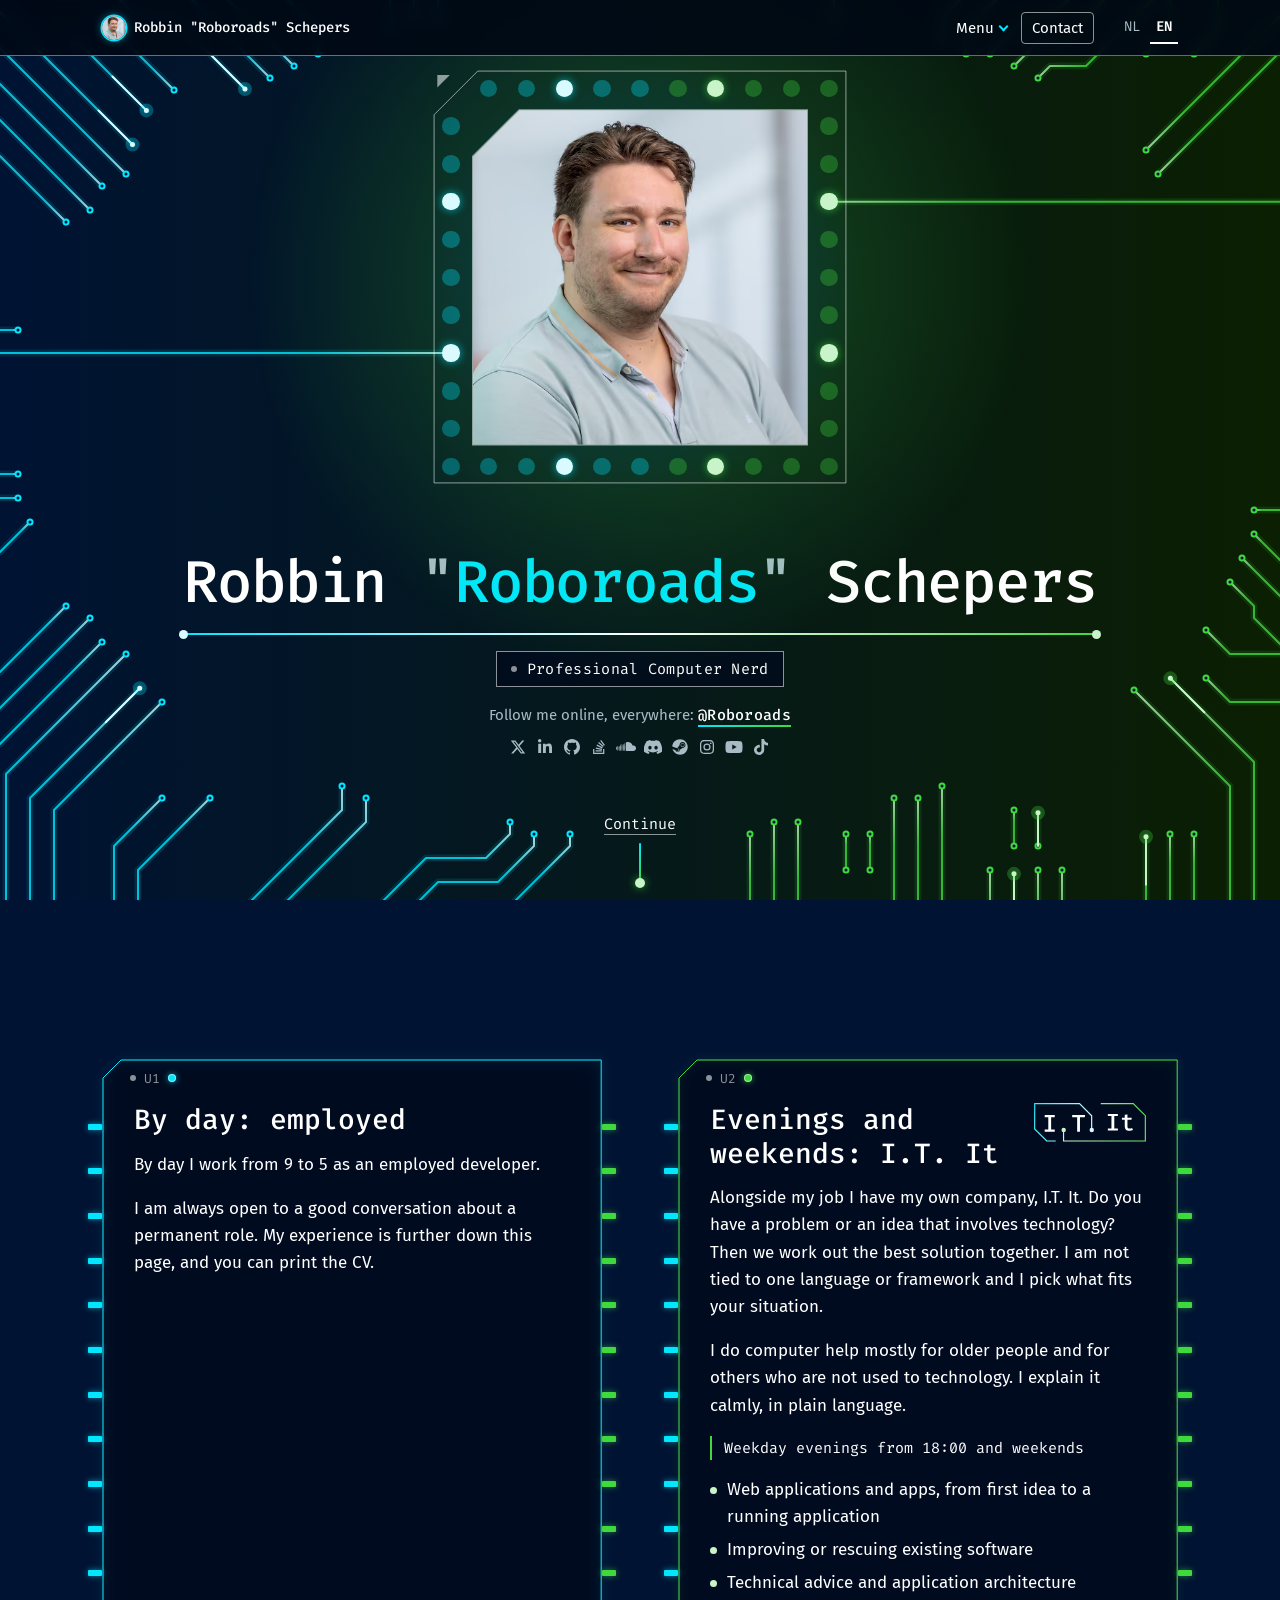
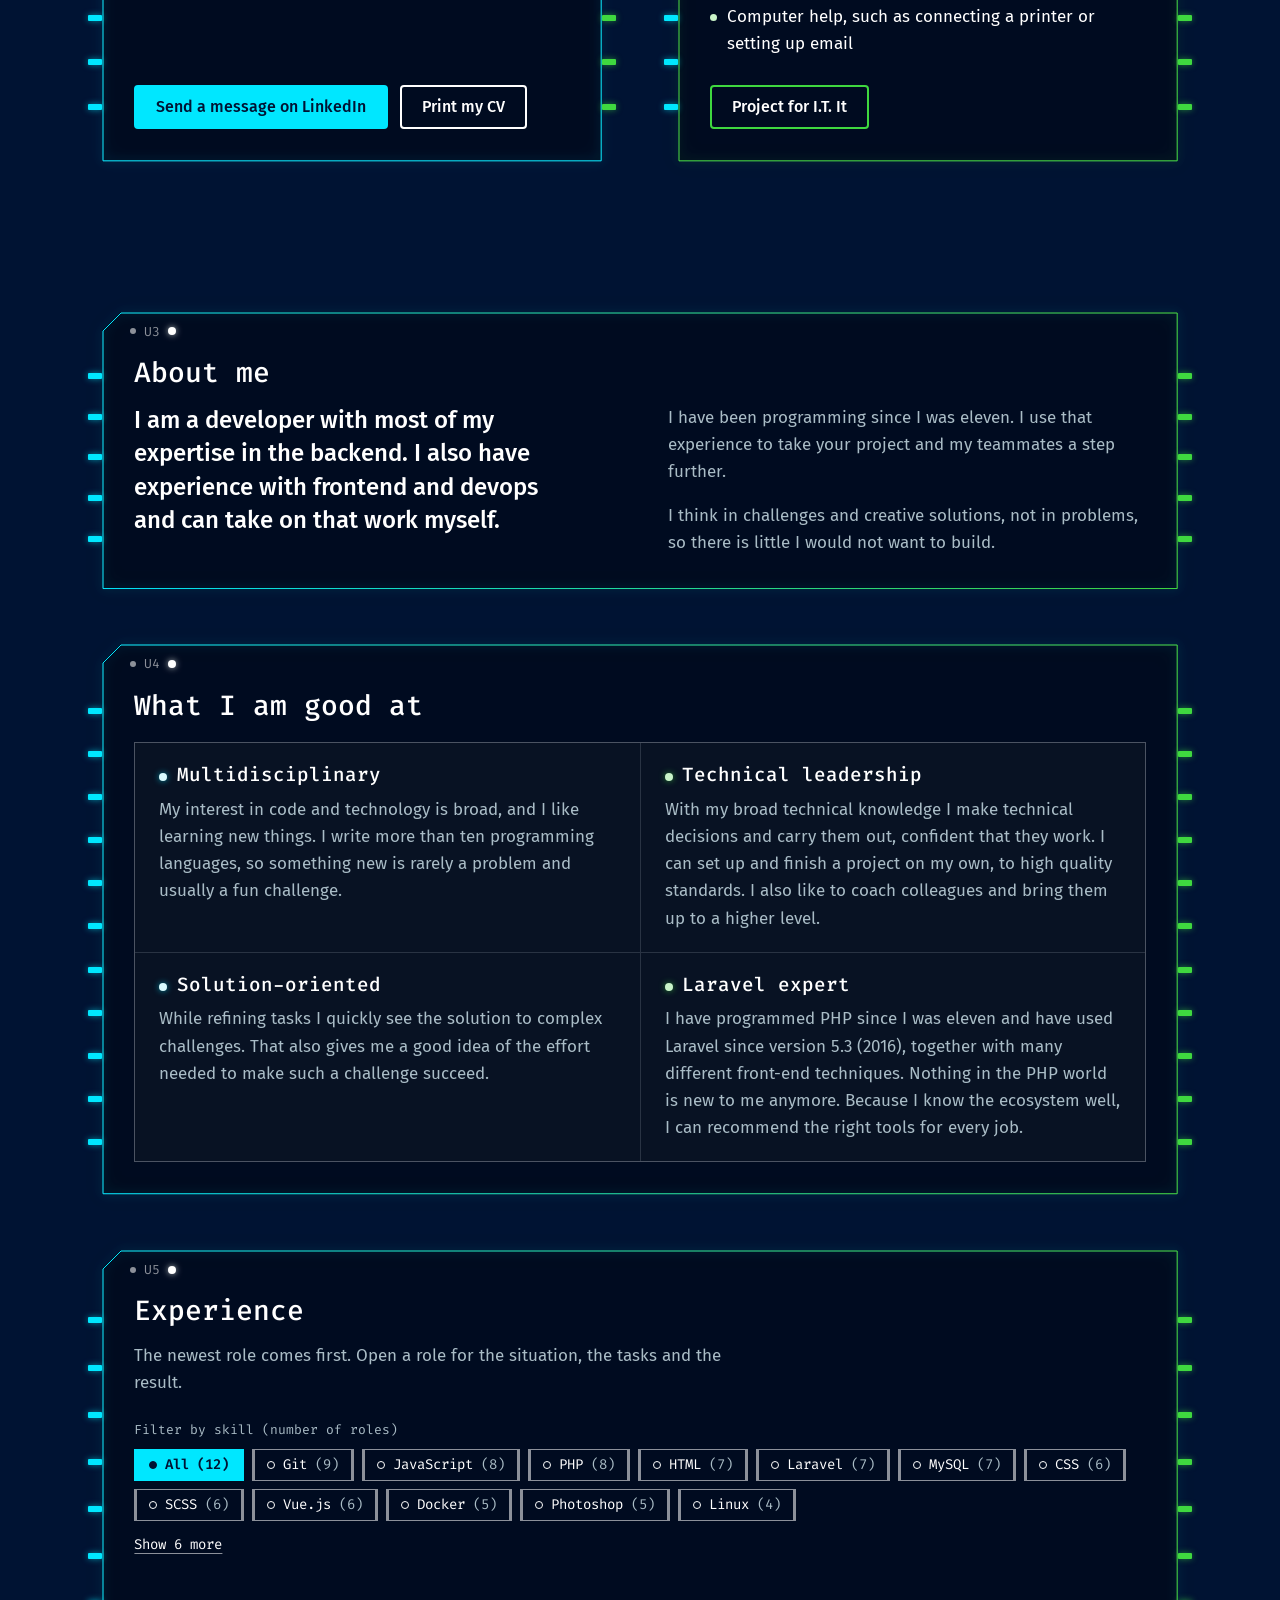
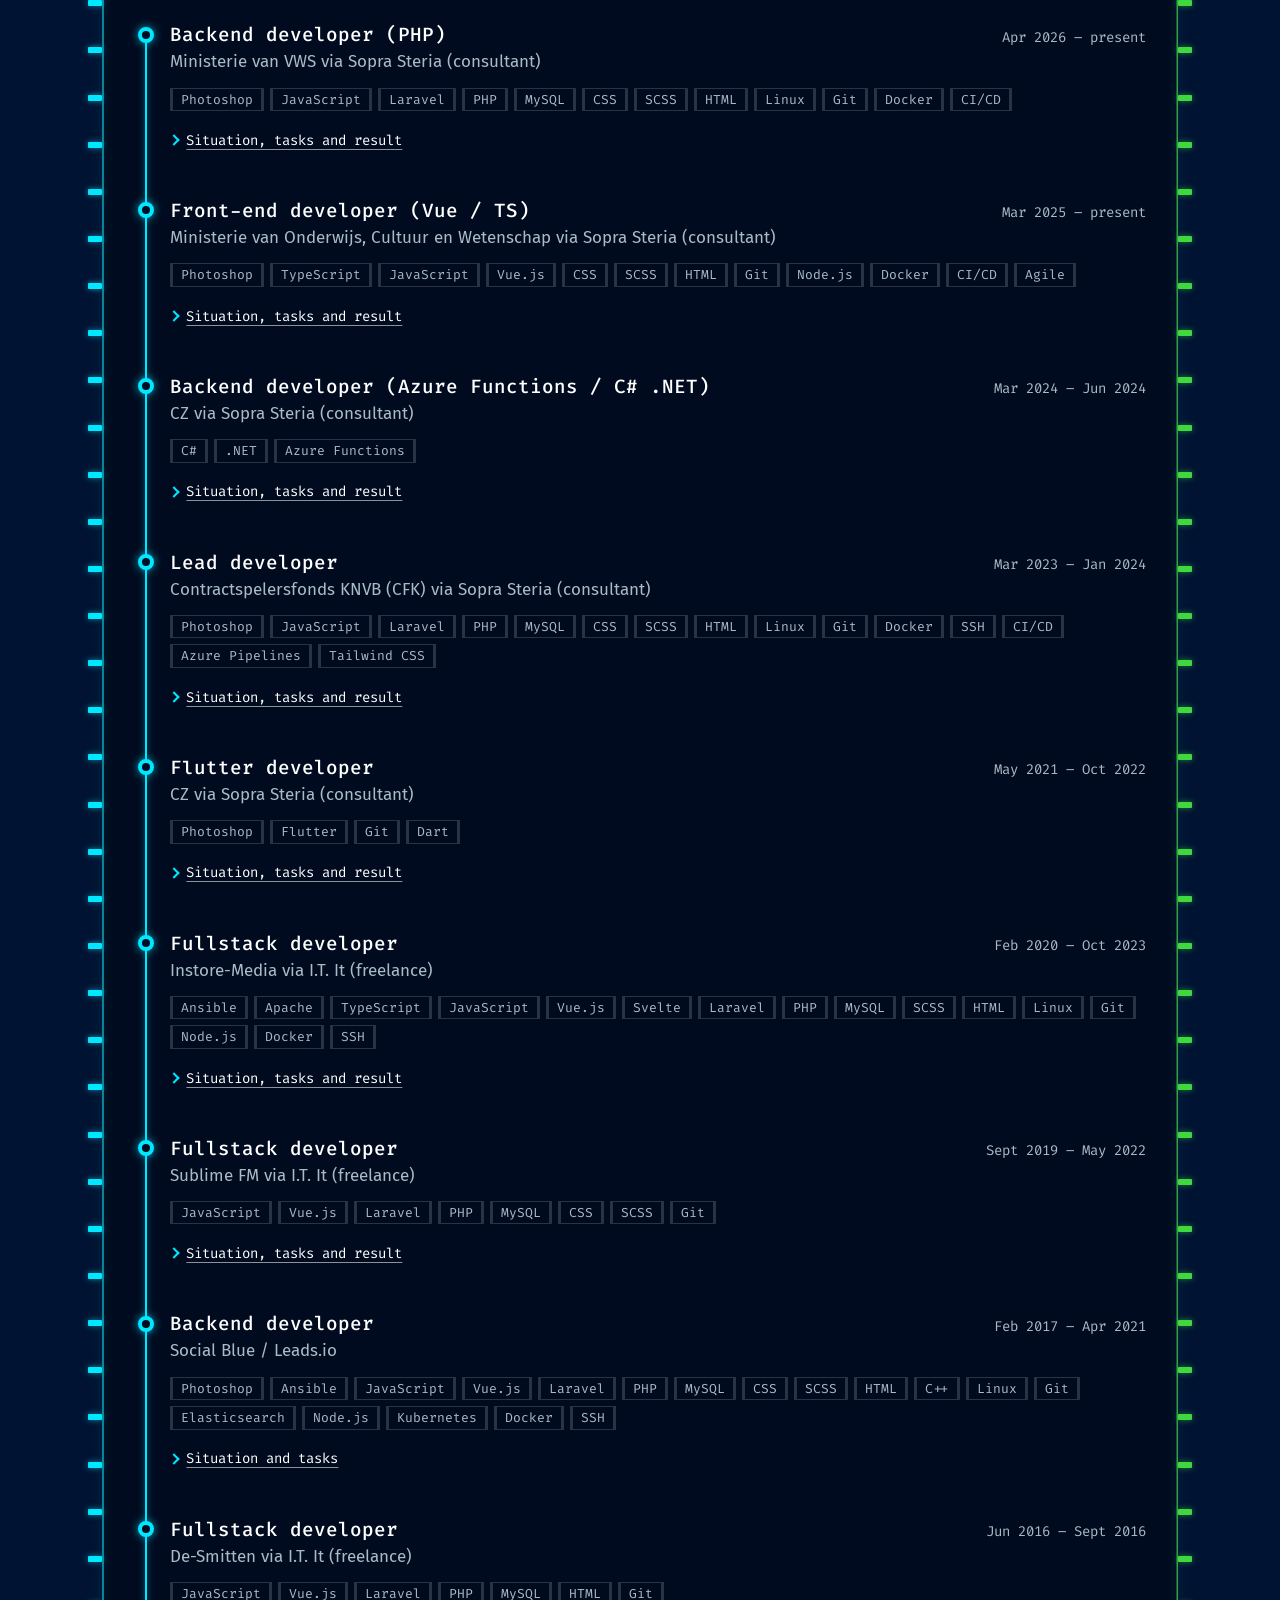
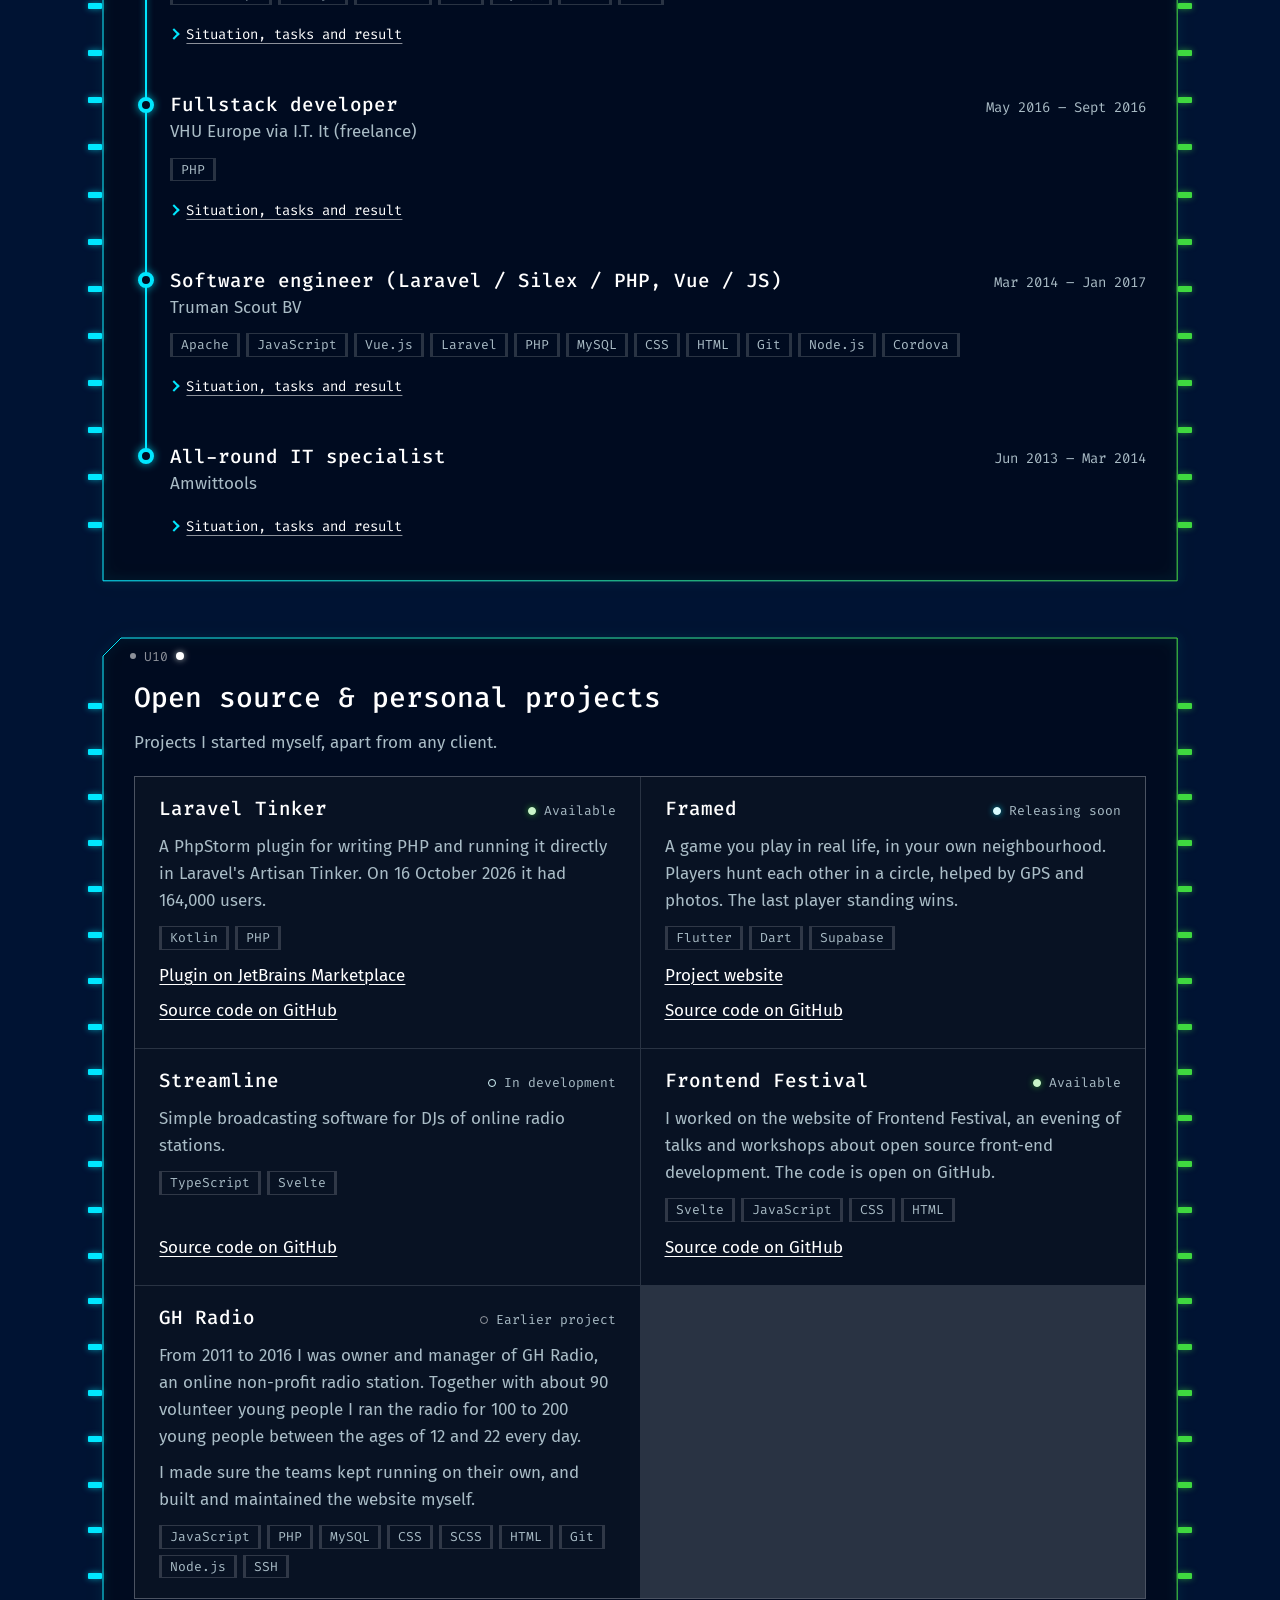
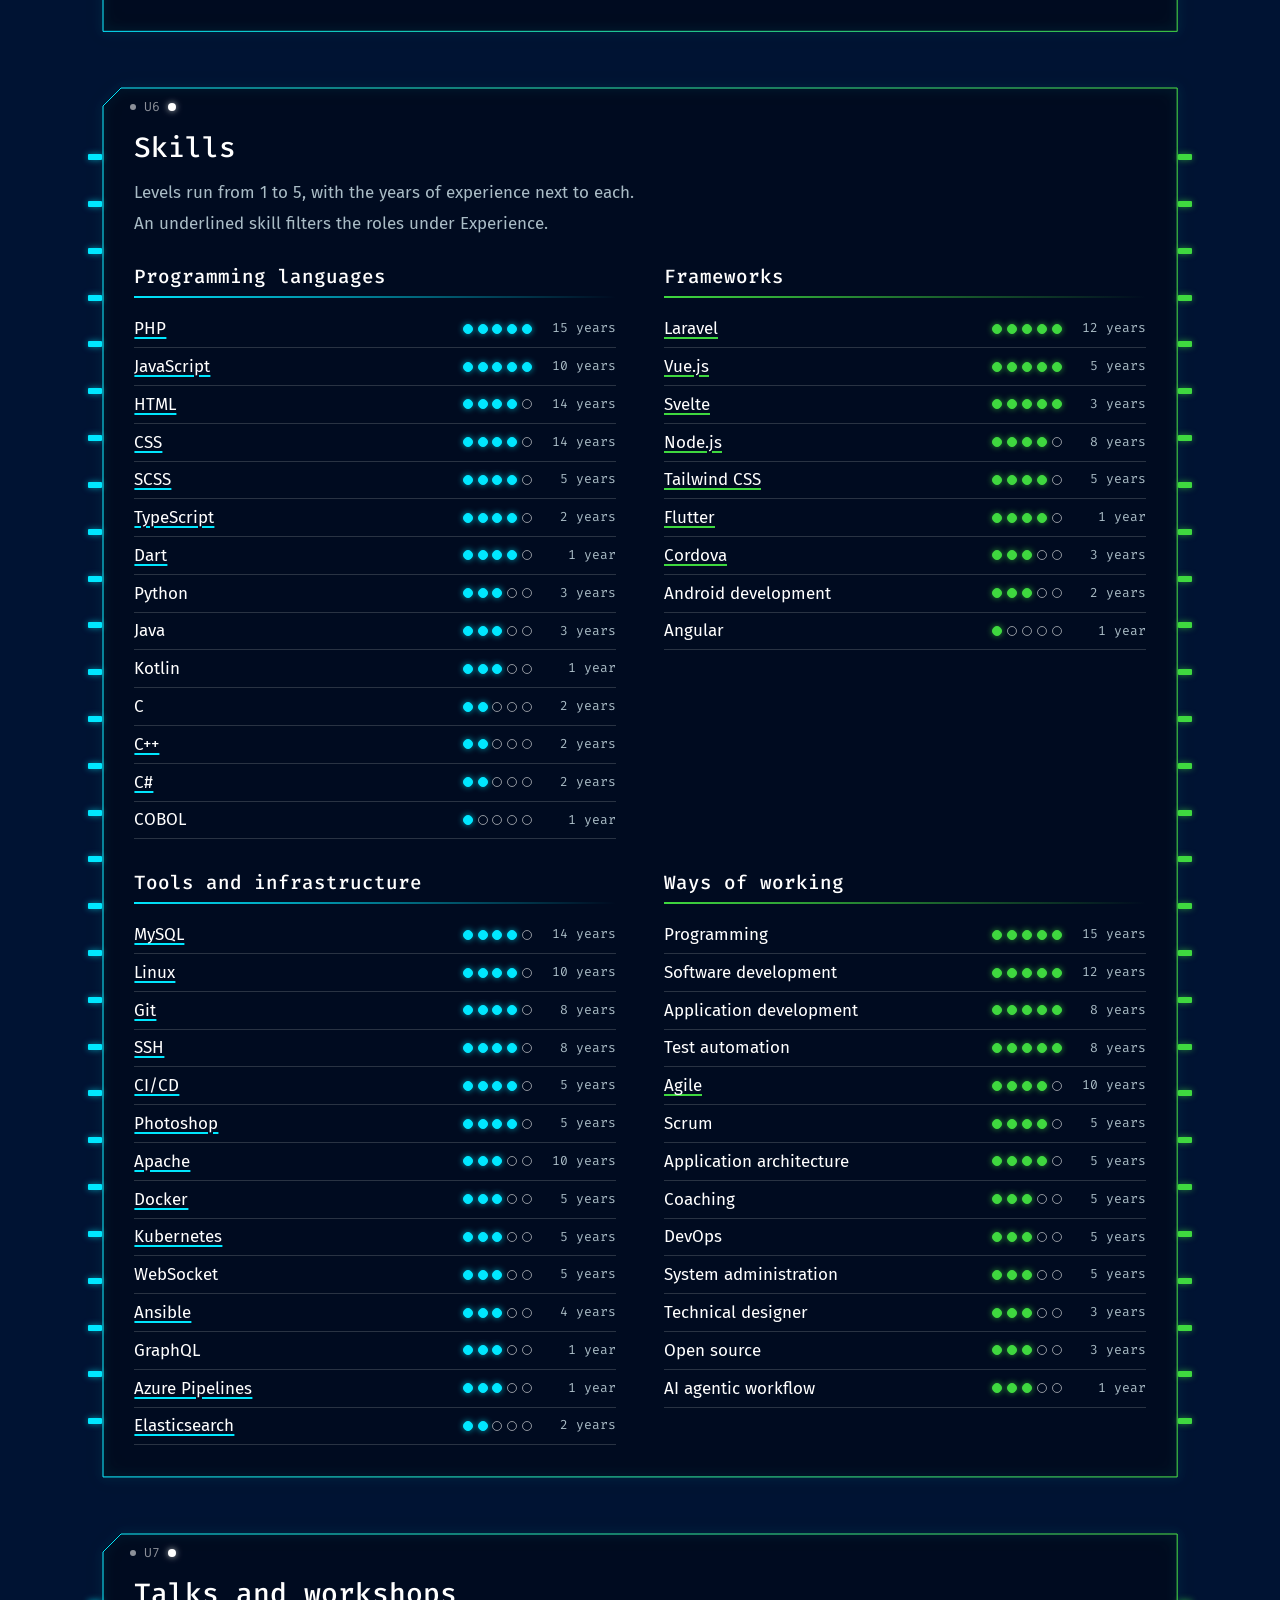
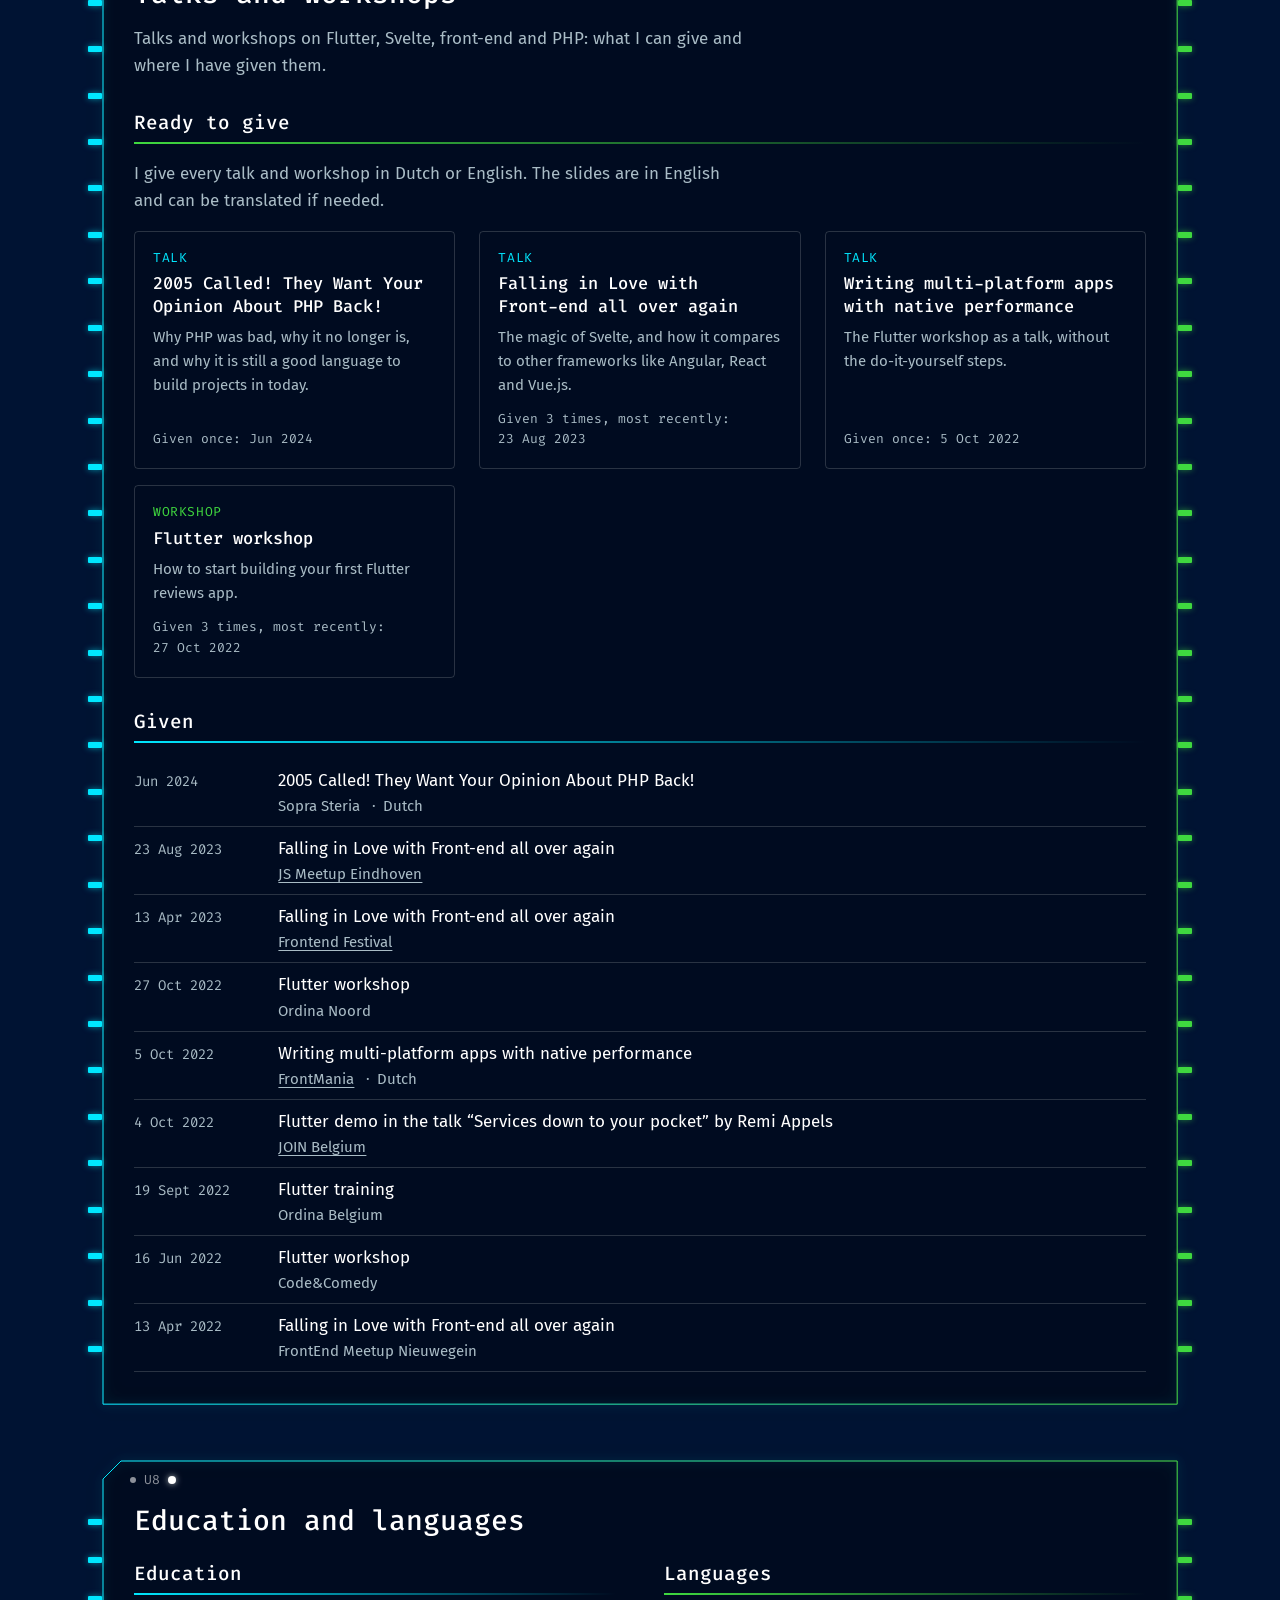
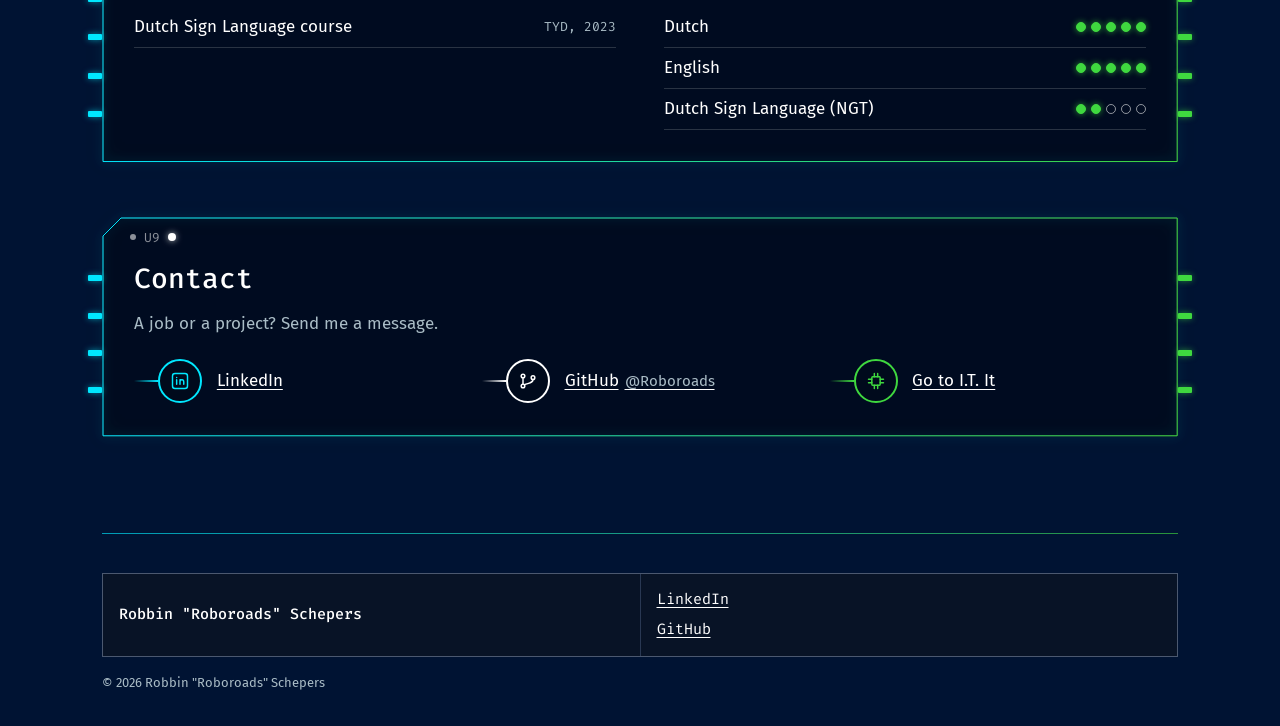
<file: en/index.html>
<!doctype html>
<html lang="en" dir="ltr" data-site="personal">
	<head>
		<meta charset="utf-8" />
		<meta name="viewport" content="width=device-width, initial-scale=1" />
		<meta name="text-scale" content="scale" />
		<script>
			// Motion only, never the variant. html.js marks that scripts run, html.reduced marks
			// prefers-reduced-motion. Chips start dark only under html.js:not(.reduced).
			(function () {
				var root = document.documentElement;
				root.classList.add('js');
				if (!window.matchMedia) return;
				var query = window.matchMedia('(prefers-reduced-motion: reduce)');
				var apply = function () {
					root.classList.toggle('reduced', query.matches);
				};
				apply();
				if (query.addEventListener) query.addEventListener('change', apply);
			})();
		</script>
		<link href="/_app/immutable/entry/start.CHFM0lPi.js" rel="modulepreload">
		<link href="/_app/immutable/entry/payload.DSmR2FwN.js" rel="modulepreload">
		<link href="/_app/immutable/chunks/CRzLMJPS.js" rel="modulepreload">
		<link href="/_app/immutable/chunks/C_zeXc1c.js" rel="modulepreload">
		<link href="/_app/immutable/chunks/CGGFG01i.js" rel="modulepreload">
		<link href="/_app/immutable/chunks/Wf_u-FH_.js" rel="modulepreload">
		<link href="/_app/immutable/chunks/CJPeGZm1.js" rel="modulepreload">
		<link href="/_app/immutable/chunks/DvRDa2G0.js" rel="modulepreload">
		<link href="/_app/immutable/entry/app.DyGnODWK.js" rel="modulepreload">
		<link href="/_app/immutable/chunks/uJLcbzk3.js" rel="modulepreload">
		<link href="/_app/immutable/nodes/0.BenySu83.js" rel="modulepreload">
		<link href="/_app/immutable/chunks/B62FT7Pi.js" rel="modulepreload">
		<link href="/_app/immutable/chunks/1xpDo1yN.js" rel="modulepreload">
		<link href="/_app/immutable/chunks/C9d7Q7_u.js" rel="modulepreload">
		<link href="/_app/immutable/nodes/2.S81gaW_7.js" rel="modulepreload">
		<link href="/_app/immutable/chunks/I1cSM8ez.js" rel="modulepreload">
		<!--12qhfyh--><link rel="icon" href="/icons/personal/favicon.ico" sizes="16x16 32x32"/> <link rel="icon" href="/icons/personal/favicon.svg" type="image/svg+xml"/> <link rel="apple-touch-icon" href="/icons/personal/apple-touch-icon.png"/><!----><!--gsrl61--><meta name="description" content="Robbin &quot;Roboroads&quot; Schepers is a developer with a day job. In the evenings and at weekends he builds web applications and apps with his company I.T. It."/> <link rel="canonical" href="https://deschepers.nl/en/"/> <!--[--><link rel="alternate" hreflang="nl" href="https://deschepers.nl/"/><link rel="alternate" hreflang="en" href="https://deschepers.nl/en/"/><link rel="alternate" hreflang="x-default" href="https://deschepers.nl/"/><!--]--> <meta property="og:site_name" content="Robbin Schepers"/> <meta property="og:title" content="Robbin &quot;Roboroads&quot; Schepers - Professional Computer Nerd"/> <meta property="og:description" content="Robbin &quot;Roboroads&quot; Schepers is a developer with a day job. In the evenings and at weekends he builds web applications and apps with his company I.T. It."/> <meta property="og:url" content="https://deschepers.nl/en/"/> <meta property="og:type" content="profile"/> <!--[0--><meta property="profile:first_name" content="Robbin"/> <meta property="profile:last_name" content="Schepers"/> <meta property="profile:username" content="Roboroads"/><!--]--> <meta property="og:locale" content="en_US"/> <meta property="og:locale:alternate" content="nl_NL"/> <meta property="og:image" content="https://deschepers.nl/og/en.png"/> <meta property="og:image:width" content="1200"/> <meta property="og:image:height" content="630"/> <meta property="og:image:type" content="image/png"/> <meta property="og:image:alt" content="Portrait of Robbin Schepers on a dark circuit board, with his name, the text Professional Computer Nerd and the web address"/> <meta name="twitter:card" content="summary_large_image"/> <meta name="twitter:image:alt" content="Portrait of Robbin Schepers on a dark circuit board, with his name, the text Professional Computer Nerd and the web address"/> <meta name="theme-color" content="#001333"/> <!----><script type="application/ld+json">{"@context":"https://schema.org","@graph":[{"@type":"WebSite","@id":"https://deschepers.nl/#website","url":"https://deschepers.nl/","name":"Robbin Schepers","alternateName":["Robbin \"Roboroads\" Schepers","Roboroads"],"inLanguage":["nl","en"]},{"@type":"ProfilePage","@id":"https://deschepers.nl/en/#profilepage","url":"https://deschepers.nl/en/","name":"Robbin \"Roboroads\" Schepers - Professional Computer Nerd","inLanguage":"en","isPartOf":{"@id":"https://deschepers.nl/#website"},"mainEntity":{"@id":"https://deschepers.nl/#person"}},{"@type":"Person","@id":"https://deschepers.nl/#person","name":"Robbin Schepers","givenName":"Robbin","familyName":"Schepers","alternateName":["Robbin \"Roboroads\" Schepers","Roboroads"],"url":"https://deschepers.nl/","description":"Robbin \"Roboroads\" Schepers is a developer with a day job. In the evenings and at weekends he builds web applications and apps with his company I.T. It.","image":"https://deschepers.nl/og/en.png","sameAs":["https://www.linkedin.com/in/roboroads","https://github.com/Roboroads"]}]}</script><!----><!----><title>Robbin "Roboroads" Schepers - Professional Computer Nerd</title>
		<link href="/_app/immutable/assets/Logo.ciKKGEPS.css" rel="stylesheet">
		<link href="/_app/immutable/assets/0.BYklWfcx.css" rel="stylesheet">
		<link href="/_app/immutable/assets/2.7xquvoI-.css" rel="stylesheet">
	</head>
	<body data-sveltekit-preload-data="hover">
		<div style="display: contents"><!--[--><!--[--><!--[0--><!--[--><!--[-1--><a class="skip-link" href="#main">Skip to content</a> <div class="top-sentinel svelte-a8kxe2" aria-hidden="true"></div> <header class="site-header svelte-a8kxe2" data-hidden="true"><div class="bar svelte-a8kxe2"><a class="brand svelte-a8kxe2" href="/en/" aria-label="Robbin &quot;Roboroads&quot; Schepers, back to top"><!--[-1--><span class="wordmark svelte-a8kxe2"><picture><source srcset="/_app/immutable/assets/robbin-schepers.pz_c8qGG.avif 540w, /_app/immutable/assets/robbin-schepers.BRScMhq1.avif 768w, /_app/immutable/assets/robbin-schepers.Bl_Rw9l6.avif 1000w" sizes="28px" type="image/avif"/><source srcset="/_app/immutable/assets/robbin-schepers.BNqj-IHT.webp 540w, /_app/immutable/assets/robbin-schepers.f064BH1L.webp 768w, /_app/immutable/assets/robbin-schepers.CvCCOfe4.webp 1000w" sizes="28px" type="image/webp"/><source srcset="/_app/immutable/assets/robbin-schepers.Deii9k1S.jpg 540w, /_app/immutable/assets/robbin-schepers.nvX7vYmA.jpg 768w, /_app/immutable/assets/robbin-schepers.VtHjtkoP.jpg 1000w" sizes="28px" type="image/jpeg"/><img class="avatar svelte-a8kxe2" src="/_app/immutable/assets/robbin-schepers.VtHjtkoP.jpg" alt="" width="1000" height="1000"/></picture><span class="name"><span class="wide svelte-a8kxe2">Robbin "</span>Roboroads<span class="wide svelte-a8kxe2">" Schepers</span></span></span><!--]--></a> <nav class="menu svelte-a8kxe2" aria-label="Main menu"><ul class="svelte-a8kxe2"><li><details class="sections svelte-a8kxe2"><summary class="svelte-a8kxe2">Menu</summary> <ul class="panel svelte-a8kxe2"><!--[--><li><a href="/en/#hero" class="svelte-a8kxe2">Start</a></li><li><a href="/en/#job" class="svelte-a8kxe2">Employed</a></li><li><a href="/en/#freelance" class="svelte-a8kxe2">Freelance</a></li><li><a href="/en/#about" class="svelte-a8kxe2">About</a></li><li><a href="/en/#competences" class="svelte-a8kxe2">Competences</a></li><li><a href="/en/#experience" class="svelte-a8kxe2">Experience</a></li><li><a href="/en/#projects" class="svelte-a8kxe2">Projects</a></li><li><a href="/en/#skills" class="svelte-a8kxe2">Skills</a></li><li><a href="/en/#talks" class="svelte-a8kxe2">Talks</a></li><li><a href="/en/#education" class="svelte-a8kxe2">Education</a></li><li><a href="/en/#contact" class="svelte-a8kxe2">Contact</a></li><!--]--></ul></details></li> <li><a class="contact svelte-a8kxe2" href="/en/#contact">Contact</a></li></ul></nav> <nav class="language svelte-1sdxxmq" aria-label="Language"><!--[--><a href="/" hreflang="nl" lang="nl" aria-label="Naar Nederlands (NL)" data-sveltekit-reload="" class="svelte-1sdxxmq">NL</a><a href="/en/" hreflang="en" lang="en" aria-label="English (EN)" aria-current="true" data-sveltekit-reload="" class="svelte-1sdxxmq">EN</a><!--]--></nav><!----></div></header><!----> <!--[--><!--[-1--><!--[--><!----> <!--[-1--><!--]--><!----> <main id="main" tabindex="-1"><section id="hero" class="hero svelte-1a1se6c" data-designator="U0" aria-labelledby="hero-title"><div class="stage svelte-1a1se6c"><!--[-1--><div class="socket photo-socket svelte-1a1se6c"><svg class="courtyard svelte-1a1se6c" viewBox="0 0 100 100" preserveAspectRatio="none" aria-hidden="true" focusable="false"><!--[--><polyline class="outline svelte-1a1se6c" pathLength="1" points="0.5,68.18 0.5,11 11,0.5 99.5,0.5 99.5,31.82"></polyline><polyline class="outline svelte-1a1se6c" pathLength="1" points="99.5,31.82 99.5,99.5 0.5,99.5 0.5,68.18"></polyline><!--]--></svg> <div class="pads svelte-1a1se6c" aria-hidden="true"><!--[--><span class="pad svelte-1a1se6c pin1" data-side="left" style="--light-delay: 0.48s; grid-row: 1; grid-column: 1;"></span><span class="pad svelte-1a1se6c" data-side="left" style="--light-delay: 0.54s; grid-row: 1; grid-column: 2;"></span><span class="pad svelte-1a1se6c" data-side="left" style="--light-delay: 0.60s; grid-row: 1; grid-column: 3;"></span><span class="pad svelte-1a1se6c" data-side="left" data-port="cyan" style="--light-delay: 0.65s; grid-row: 1; grid-column: 4;"></span><span class="pad svelte-1a1se6c" data-side="left" style="--light-delay: 0.60s; grid-row: 1; grid-column: 5;"></span><span class="pad svelte-1a1se6c" data-side="left" style="--light-delay: 0.54s; grid-row: 1; grid-column: 6;"></span><span class="pad svelte-1a1se6c" data-side="right" style="--light-delay: 0.48s; grid-row: 1; grid-column: 7;"></span><span class="pad svelte-1a1se6c" data-side="right" data-port="green" style="--light-delay: 0.43s; grid-row: 1; grid-column: 8;"></span><span class="pad svelte-1a1se6c" data-side="right" style="--light-delay: 0.38s; grid-row: 1; grid-column: 9;"></span><span class="pad svelte-1a1se6c" data-side="right" style="--light-delay: 0.32s; grid-row: 1; grid-column: 10;"></span><span class="pad svelte-1a1se6c" data-side="right" style="--light-delay: 0.27s; grid-row: 1; grid-column: 11;"></span><span class="pad svelte-1a1se6c" data-side="left" style="--light-delay: 0.43s; grid-row: 2; grid-column: 1;"></span><span class="pad svelte-1a1se6c" data-side="right" style="--light-delay: 0.21s; grid-row: 2; grid-column: 11;"></span><span class="pad svelte-1a1se6c" data-side="left" style="--light-delay: 0.38s; grid-row: 3; grid-column: 1;"></span><span class="pad svelte-1a1se6c" data-side="right" style="--light-delay: 0.16s; grid-row: 3; grid-column: 11;"></span><span class="pad svelte-1a1se6c" data-side="left" data-port="cyan" style="--light-delay: 0.32s; grid-row: 4; grid-column: 1;"></span><span class="pad svelte-1a1se6c" data-side="right" data-port="green" data-lead="" style="--light-delay: 0.10s; grid-row: 4; grid-column: 11;"></span><span class="pad svelte-1a1se6c" data-side="left" style="--light-delay: 0.27s; grid-row: 5; grid-column: 1;"></span><span class="pad svelte-1a1se6c" data-side="right" style="--light-delay: 0.16s; grid-row: 5; grid-column: 11;"></span><span class="pad svelte-1a1se6c" data-side="left" style="--light-delay: 0.21s; grid-row: 6; grid-column: 1;"></span><span class="pad svelte-1a1se6c" data-side="right" style="--light-delay: 0.21s; grid-row: 6; grid-column: 11;"></span><span class="pad svelte-1a1se6c" data-side="left" style="--light-delay: 0.16s; grid-row: 7; grid-column: 1;"></span><span class="pad svelte-1a1se6c" data-side="right" style="--light-delay: 0.27s; grid-row: 7; grid-column: 11;"></span><span class="pad svelte-1a1se6c" data-side="left" data-port="cyan" data-lead="" style="--light-delay: 0.10s; grid-row: 8; grid-column: 1;"></span><span class="pad svelte-1a1se6c" data-side="right" data-port="green" style="--light-delay: 0.32s; grid-row: 8; grid-column: 11;"></span><span class="pad svelte-1a1se6c" data-side="left" style="--light-delay: 0.16s; grid-row: 9; grid-column: 1;"></span><span class="pad svelte-1a1se6c" data-side="right" style="--light-delay: 0.38s; grid-row: 9; grid-column: 11;"></span><span class="pad svelte-1a1se6c" data-side="left" style="--light-delay: 0.21s; grid-row: 10; grid-column: 1;"></span><span class="pad svelte-1a1se6c" data-side="right" style="--light-delay: 0.43s; grid-row: 10; grid-column: 11;"></span><span class="pad svelte-1a1se6c" data-side="left" style="--light-delay: 0.27s; grid-row: 11; grid-column: 1;"></span><span class="pad svelte-1a1se6c" data-side="left" style="--light-delay: 0.32s; grid-row: 11; grid-column: 2;"></span><span class="pad svelte-1a1se6c" data-side="left" style="--light-delay: 0.38s; grid-row: 11; grid-column: 3;"></span><span class="pad svelte-1a1se6c" data-side="left" data-port="cyan" style="--light-delay: 0.43s; grid-row: 11; grid-column: 4;"></span><span class="pad svelte-1a1se6c" data-side="left" style="--light-delay: 0.48s; grid-row: 11; grid-column: 5;"></span><span class="pad svelte-1a1se6c" data-side="left" style="--light-delay: 0.54s; grid-row: 11; grid-column: 6;"></span><span class="pad svelte-1a1se6c" data-side="right" style="--light-delay: 0.60s; grid-row: 11; grid-column: 7;"></span><span class="pad svelte-1a1se6c" data-side="right" data-port="green" style="--light-delay: 0.65s; grid-row: 11; grid-column: 8;"></span><span class="pad svelte-1a1se6c" data-side="right" style="--light-delay: 0.60s; grid-row: 11; grid-column: 9;"></span><span class="pad svelte-1a1se6c" data-side="right" style="--light-delay: 0.54s; grid-row: 11; grid-column: 10;"></span><span class="pad svelte-1a1se6c" data-side="right" style="--light-delay: 0.48s; grid-row: 11; grid-column: 11;"></span><!--]--></div> <div class="die svelte-1a1se6c"><div class="glitch svelte-1ibo0yb" data-show="photo"><picture><source srcset="/_app/immutable/assets/robbin-schepers.pz_c8qGG.avif 540w, /_app/immutable/assets/robbin-schepers.BRScMhq1.avif 768w, /_app/immutable/assets/robbin-schepers.Bl_Rw9l6.avif 1000w" sizes="(min-width: 40rem) 26rem, 46vw" type="image/avif"/><source srcset="/_app/immutable/assets/robbin-schepers.BNqj-IHT.webp 540w, /_app/immutable/assets/robbin-schepers.f064BH1L.webp 768w, /_app/immutable/assets/robbin-schepers.CvCCOfe4.webp 1000w" sizes="(min-width: 40rem) 26rem, 46vw" type="image/webp"/><source srcset="/_app/immutable/assets/robbin-schepers.Deii9k1S.jpg 540w, /_app/immutable/assets/robbin-schepers.nvX7vYmA.jpg 768w, /_app/immutable/assets/robbin-schepers.VtHjtkoP.jpg 1000w" sizes="(min-width: 40rem) 26rem, 46vw" type="image/jpeg"/><img class="photo svelte-1ibo0yb" src="/_app/immutable/assets/robbin-schepers.VtHjtkoP.jpg" alt="Portrait of Robbin Schepers" fetchpriority="high" width="1000" height="1000" onload="this.__e=event"/></picture> <!--[-1--><!--]--></div><!----></div> <!--[-1--><!--]--><!----> <!--[-1--><!--]--><!----></div><!--]--> <div class="copy svelte-1a1se6c"><h1 id="hero-title" class="svelte-1a1se6c">Robbin <span class="q svelte-1a1se6c">"</span><span class="nick svelte-1a1se6c">Roboroads</span><span class="q svelte-1a1se6c">"</span> Schepers</h1> <span class="rule svelte-1a1se6c" aria-hidden="true"></span> <p class="tagline svelte-1a1se6c" lang="en">Professional Computer Nerd</p> <p class="follow svelte-1a1se6c">Follow me online, everywhere: <span class="handle svelte-1a1se6c">@Roboroads</span></p> <ul class="profiles svelte-1a1se6c" aria-label="Online profiles"><!--[--><li class="svelte-1a1se6c"><a href="https://x.com/roboroads" rel="me noopener" class="svelte-1a1se6c"><svg class="icon svelte-1eqehiz" viewBox="0 0 448 512" aria-hidden="true" focusable="false"><!--[--><path d="M357.2 48L427.8 48 273.6 224.2 455 464 313 464 201.7 318.6 74.5 464 3.8 464 168.7 275.5-5.2 48 140.4 48 240.9 180.9 357.2 48zM332.4 421.8l39.1 0-252.4-333.8-42 0 255.3 333.8z"></path><!--]--></svg><!----><span class="sr-only svelte-1a1se6c">Robbin on X (external site)</span></a></li><li class="svelte-1a1se6c"><a href="https://www.linkedin.com/in/roboroads" rel="me noopener" class="svelte-1a1se6c"><svg class="icon svelte-1eqehiz" viewBox="0 0 448 512" aria-hidden="true" focusable="false"><!--[--><path d="M100.3 448l-92.9 0 0-299.1 92.9 0 0 299.1zM53.8 108.1C24.1 108.1 0 83.5 0 53.8 0 39.5 5.7 25.9 15.8 15.8s23.8-15.8 38-15.8 27.9 5.7 38 15.8 15.8 23.8 15.8 38c0 29.7-24.1 54.3-53.8 54.3zM447.9 448l-92.7 0 0-145.6c0-34.7-.7-79.2-48.3-79.2-48.3 0-55.7 37.7-55.7 76.7l0 148.1-92.8 0 0-299.1 89.1 0 0 40.8 1.3 0c12.4-23.5 42.7-48.3 87.9-48.3 94 0 111.3 61.9 111.3 142.3l0 164.3-.1 0z"></path><!--]--></svg><!----><span class="sr-only svelte-1a1se6c">Robbin on LinkedIn (external site)</span></a></li><li class="svelte-1a1se6c"><a href="https://github.com/Roboroads" rel="me noopener" class="svelte-1a1se6c"><svg class="icon svelte-1eqehiz" viewBox="0 0 512 512" aria-hidden="true" focusable="false"><!--[--><path d="M216.5 362.5c-66-8-112.5-55.5-112.5-117 0-25 9-52 24-70-6.5-16.5-5.5-51.5 2-66 20-2.5 47 8 63 22.5 19-6 39-9 63.5-9s44.5 3 62.5 8.5c15.5-14 43-24.5 63-22 7 13.5 8 48.5 1.5 65.5 16 19 24.5 44.5 24.5 70.5 0 61.5-46.5 108-113.5 116.5 17 11 28.5 35 28.5 62.5l0 52C323 491.5 335.5 500 350.5 494 441 459.5 512 369 512 257 512 115.5 397 0 255.5 0S0 115.5 0 257c0 111 70.5 203 165.5 237.5 13.5 5 26.5-4 26.5-17.5l0-40c-7 3-16 5-24 5-33 0-52.5-18-66.5-51.5-5.5-13.5-11.5-21.5-23-23-6-.5-8-3-8-6 0-6 10-10.5 20-10.5 14.5 0 27 9 40 27.5 10 14.5 20.5 21 33 21s20.5-4.5 32-16c8.5-8.5 15-16 21-21z"></path><!--]--></svg><!----><span class="sr-only svelte-1a1se6c">Robbin on GitHub (external site)</span></a></li><li class="svelte-1a1se6c"><a href="https://stackoverflow.com/users/1489183/roboroads" rel="me noopener" class="svelte-1a1se6c"><svg class="icon svelte-1eqehiz" viewBox="0 0 384 512" aria-hidden="true" focusable="false"><!--[--><path d="M291 311l-195.7-41.3-8.2 39.3 195.7 41 8.2-39zm51-87L188.5 95.7 163 126.5 316.5 254.8 342 224zm-31.2 39.7L129.5 179 112.8 215.5 294 300 310.8 263.7zM262.3 32l-32 24 119.3 160.3 32-24-119.3-160.3zm20.5 328l-200 0 0 39.7 200 0 0-39.7zm39.7 80l-279.5 0 0-120-40 0 0 160 359.5 0 0-160-40 0 0 120z"></path><!--]--></svg><!----><span class="sr-only svelte-1a1se6c">Robbin on Stack Overflow (external site)</span></a></li><li class="svelte-1a1se6c"><a href="https://soundcloud.com/roboroads" rel="me noopener" class="svelte-1a1se6c"><svg class="icon svelte-1eqehiz" viewBox="0 0 640 512" aria-hidden="true" focusable="false"><!--[--><path d="M640.2 298.6c-1.3 23.1-11.5 44.8-28.4 60.5s-39.2 24.4-62.3 24.1l-218 0c-4.8 0-9.4-2-12.8-5.4s-5.3-8-5.3-12.8l0-234.8c-.2-4 .9-8 3.1-11.4s5.3-6.1 9-7.7c0 0 20.1-13.9 62.3-13.9 25.8 0 51.1 6.9 73.3 20.1 17.3 10.2 32.3 23.8 44.1 40.1s20 34.8 24.2 54.4c7.5-2.1 15.3-3.2 23.1-3.2 11.7-.1 23.3 2.2 34.2 6.7s20.5 11.3 28.7 19.7 14.6 18.3 18.9 29.3 6.3 22.6 5.9 34.3zm-354-153.5c.1-1 0-2-.3-2.9s-.8-1.8-1.5-2.6-1.5-1.3-2.4-1.7c-1.8-.8-4-.8-5.8 0-.9 .4-1.7 1-2.4 1.7s-1.2 1.6-1.5 2.6-.4 1.9-.3 2.9c-6 78.9-10.6 152.9 0 231.6 .2 1.7 1 3.3 2.3 4.5 2.6 2.4 6.8 2.4 9.4 0 1.3-1.2 2.1-2.8 2.3-4.5 11.3-79.4 6.6-152 0-231.6l.2 0zm-44 27.3c-.2-1.8-1.1-3.5-2.4-4.7s-3.1-1.9-5-1.9-3.6 .7-5 1.9-2.2 2.9-2.4 4.7c-7.9 67.9-7.9 136.5 0 204.4 .3 1.8 1.2 3.4 2.5 4.5s3.1 1.8 4.8 1.8 3.5-.6 4.8-1.8 2.2-2.8 2.5-4.5c8.8-67.8 8.8-136.5 .1-204.4l.1 0zm-44.3-6.9c-.2-1.8-1-3.4-2.3-4.6s-3-1.8-4.8-1.8-3.5 .7-4.8 1.8-2.1 2.8-2.3 4.6c-6.7 72-10.2 139.3 0 211.1 0 1.9 .7 3.7 2.1 5s3.1 2.1 5 2.1 3.7-.7 5-2.1 2.1-3.1 2.1-5c10.5-72.8 7.3-138.2 .1-211.1l-.1 0zm-44 20.6c0-1.9-.8-3.8-2.1-5.2s-3.2-2.1-5.2-2.1-3.8 .8-5.2 2.1-2.1 3.2-2.1 5.2c-8.1 63.3-8.1 127.5 0 190.8 .2 1.8 1 3.4 2.4 4.6s3.1 1.9 4.8 1.9 3.5-.7 4.8-1.9 2.2-2.8 2.4-4.6c8.8-63.3 8.9-127.5 .3-190.8l-.1 0zm-44.5 47.6c0-1.9-.8-3.8-2.1-5.1s-3.2-2.1-5.1-2.1-3.8 .8-5.1 2.1-2.1 3.2-2.1 5.1c-10.5 49.2-5.5 93.9 .4 143.6 .3 1.6 1.1 3.1 2.3 4.2s2.8 1.7 4.5 1.7 3.2-.6 4.5-1.7 2.1-2.5 2.3-4.2c6.6-50.4 11.6-94.1 .4-143.6zm-44.1-7.5c-.2-1.8-1.1-3.5-2.4-4.8s-3.2-1.9-5-1.9-3.6 .7-5 1.9-2.2 2.9-2.4 4.8c-9.3 50.2-6.2 94.4 .3 144.5 .7 7.6 13.6 7.5 14.4 0 7.2-50.9 10.5-93.8 .3-144.5l-.2 0zM20.7 250.8c-.2-1.8-1.1-3.5-2.4-4.8s-3.2-1.9-5-1.9-3.6 .7-5 1.9-2.3 2.9-2.4 4.8c-8.5 33.7-5.9 61.6 .6 95.4 .2 1.7 1 3.3 2.3 4.4s2.9 1.8 4.7 1.8 3.4-.6 4.7-1.8 2.1-2.7 2.3-4.4c7.5-34.5 11.2-61.8 .4-95.4l-.2 0z"></path><!--]--></svg><!----><span class="sr-only svelte-1a1se6c">Robbin on SoundCloud (external site)</span></a></li><li class="svelte-1a1se6c"><a href="https://discord.com/users/198900559858761728" rel="me noopener" class="svelte-1a1se6c"><svg class="icon svelte-1eqehiz" viewBox="0 0 576 512" aria-hidden="true" focusable="false"><!--[--><path d="M492.5 69.8c-.2-.3-.4-.6-.8-.7-38.1-17.5-78.4-30-119.7-37.1-.4-.1-.8 0-1.1 .1s-.6 .4-.8 .8c-5.5 9.9-10.5 20.2-14.9 30.6-44.6-6.8-89.9-6.8-134.4 0-4.5-10.5-9.5-20.7-15.1-30.6-.2-.3-.5-.6-.8-.8s-.7-.2-1.1-.2c-41.3 7.1-81.6 19.6-119.7 37.1-.3 .1-.6 .4-.8 .7-76.2 113.8-97.1 224.9-86.9 334.5 0 .3 .1 .5 .2 .8s.3 .4 .5 .6c44.4 32.9 94 58 146.8 74.2 .4 .1 .8 .1 1.1 0s.7-.4 .9-.7c11.3-15.4 21.4-31.8 30-48.8 .1-.2 .2-.5 .2-.8s0-.5-.1-.8-.2-.5-.4-.6-.4-.3-.7-.4c-15.8-6.1-31.2-13.4-45.9-21.9-.3-.2-.5-.4-.7-.6s-.3-.6-.3-.9 0-.6 .2-.9 .3-.5 .6-.7c3.1-2.3 6.2-4.7 9.1-7.1 .3-.2 .6-.4 .9-.4s.7 0 1 .1c96.2 43.9 200.4 43.9 295.5 0 .3-.1 .7-.2 1-.2s.7 .2 .9 .4c2.9 2.4 6 4.9 9.1 7.2 .2 .2 .4 .4 .6 .7s.2 .6 .2 .9-.1 .6-.3 .9-.4 .5-.6 .6c-14.7 8.6-30 15.9-45.9 21.8-.2 .1-.5 .2-.7 .4s-.3 .4-.4 .7-.1 .5-.1 .8 .1 .5 .2 .8c8.8 17 18.8 33.3 30 48.8 .2 .3 .6 .6 .9 .7s.8 .1 1.1 0c52.9-16.2 102.6-41.3 147.1-74.2 .2-.2 .4-.4 .5-.6s.2-.5 .2-.8c12.3-126.8-20.5-236.9-86.9-334.5zm-302 267.7c-29 0-52.8-26.6-52.8-59.2s23.4-59.2 52.8-59.2c29.7 0 53.3 26.8 52.8 59.2 0 32.7-23.4 59.2-52.8 59.2zm195.4 0c-29 0-52.8-26.6-52.8-59.2s23.4-59.2 52.8-59.2c29.7 0 53.3 26.8 52.8 59.2 0 32.7-23.2 59.2-52.8 59.2z"></path><!--]--></svg><!----><span class="sr-only svelte-1a1se6c">Robbin on Discord (external site)</span></a></li><li class="svelte-1a1se6c"><a href="https://steamcommunity.com/id/roboroads" rel="me noopener" class="svelte-1a1se6c"><svg class="icon svelte-1eqehiz" viewBox="0 0 512 512" aria-hidden="true" focusable="false"><!--[--><path d="M504 256c0 137-111.2 248-248.4 248-113.8 0-209.6-76.3-239-180.4l95.2 39.3c6.4 32.1 34.9 56.4 68.9 56.4 39.2 0 71.9-32.4 70.2-73.5l84.5-60.2c52.1 1.3 95.8-40.9 95.8-93.5 0-51.6-42-93.5-93.7-93.5s-93.7 42-93.7 93.5l0 1.2-59.2 85.7c-15.5-.9-30.7 3.4-43.5 12.1L8 236.1C18.2 108.4 125.1 8 255.6 8 392.8 8 504 119 504 256zM163.7 384.3l-30.5-12.6c5.6 11.6 15.3 20.8 27.2 25.8 26.9 11.2 57.8-1.6 69-28.4 5.4-13 5.5-27.3 .1-40.3S214 305.6 201 300.2c-12.9-5.4-26.7-5.2-38.9-.6l31.5 13c19.8 8.2 29.2 30.9 20.9 50.7-8.3 19.9-31 29.2-50.8 21zM337.5 129.8a62.3 62.3 0 1 1 0 124.6 62.3 62.3 0 1 1 0-124.6zm.1 109a46.8 46.8 0 1 0 0-93.6 46.8 46.8 0 1 0 0 93.6z"></path><!--]--></svg><!----><span class="sr-only svelte-1a1se6c">Robbin on Steam (external site)</span></a></li><li class="svelte-1a1se6c"><a href="https://www.instagram.com/roboroads" rel="me noopener" class="svelte-1a1se6c"><svg class="icon svelte-1eqehiz" viewBox="0 0 448 512" aria-hidden="true" focusable="false"><!--[--><path d="M224.3 141a115 115 0 1 0 -.6 230 115 115 0 1 0 .6-230zm-.6 40.4a74.6 74.6 0 1 1 .6 149.2 74.6 74.6 0 1 1 -.6-149.2zm93.4-45.1a26.8 26.8 0 1 1 53.6 0 26.8 26.8 0 1 1 -53.6 0zm129.7 27.2c-1.7-35.9-9.9-67.7-36.2-93.9-26.2-26.2-58-34.4-93.9-36.2-37-2.1-147.9-2.1-184.9 0-35.8 1.7-67.6 9.9-93.9 36.1s-34.4 58-36.2 93.9c-2.1 37-2.1 147.9 0 184.9 1.7 35.9 9.9 67.7 36.2 93.9s58 34.4 93.9 36.2c37 2.1 147.9 2.1 184.9 0 35.9-1.7 67.7-9.9 93.9-36.2 26.2-26.2 34.4-58 36.2-93.9 2.1-37 2.1-147.8 0-184.8zM399 388c-7.8 19.6-22.9 34.7-42.6 42.6-29.5 11.7-99.5 9-132.1 9s-102.7 2.6-132.1-9c-19.6-7.8-34.7-22.9-42.6-42.6-11.7-29.5-9-99.5-9-132.1s-2.6-102.7 9-132.1c7.8-19.6 22.9-34.7 42.6-42.6 29.5-11.7 99.5-9 132.1-9s102.7-2.6 132.1 9c19.6 7.8 34.7 22.9 42.6 42.6 11.7 29.5 9 99.5 9 132.1s2.7 102.7-9 132.1z"></path><!--]--></svg><!----><span class="sr-only svelte-1a1se6c">Robbin on Instagram (external site)</span></a></li><li class="svelte-1a1se6c"><a href="https://www.youtube.com/@roboroads" rel="me noopener" class="svelte-1a1se6c"><svg class="icon svelte-1eqehiz" viewBox="0 0 576 512" aria-hidden="true" focusable="false"><!--[--><path d="M549.7 124.1C543.5 100.4 524.9 81.8 501.4 75.5 458.9 64 288.1 64 288.1 64S117.3 64 74.7 75.5C51.2 81.8 32.7 100.4 26.4 124.1 15 167 15 256.4 15 256.4s0 89.4 11.4 132.3c6.3 23.6 24.8 41.5 48.3 47.8 42.6 11.5 213.4 11.5 213.4 11.5s170.8 0 213.4-11.5c23.5-6.3 42-24.2 48.3-47.8 11.4-42.9 11.4-132.3 11.4-132.3s0-89.4-11.4-132.3zM232.2 337.6l0-162.4 142.7 81.2-142.7 81.2z"></path><!--]--></svg><!----><span class="sr-only svelte-1a1se6c">Robbin on YouTube (external site)</span></a></li><li class="svelte-1a1se6c"><a href="https://www.tiktok.com/@roboroads" rel="me noopener" class="svelte-1a1se6c"><svg class="icon svelte-1eqehiz" viewBox="0 0 448 512" aria-hidden="true" focusable="false"><!--[--><path d="M448.5 209.9c-44 .1-87-13.6-122.8-39.2l0 178.7c0 33.1-10.1 65.4-29 92.6s-45.6 48-76.6 59.6-64.8 13.5-96.9 5.3-60.9-25.9-82.7-50.8-35.3-56-39-88.9 2.9-66.1 18.6-95.2 40-52.7 69.6-67.7 62.9-20.5 95.7-16l0 89.9c-15-4.7-31.1-4.6-46 .4s-27.9 14.6-37 27.3-14 28.1-13.9 43.9 5.2 31 14.5 43.7 22.4 22.1 37.4 26.9 31.1 4.8 46-.1 28-14.4 37.2-27.1 14.2-28.1 14.2-43.8l0-349.4 88 0c-.1 7.4 .6 14.9 1.9 22.2 3.1 16.3 9.4 31.9 18.7 45.7s21.3 25.6 35.2 34.6c19.9 13.1 43.2 20.1 67 20.1l0 87.4z"></path><!--]--></svg><!----><span class="sr-only svelte-1a1se6c">Robbin on TikTok (external site)</span></a></li><!--]--></ul></div></div> <a class="scroll-indicator svelte-oyptsu" href="#availability"><span class="label svelte-oyptsu">Continue</span> <span class="trace svelte-oyptsu" aria-hidden="true"><span class="line svelte-oyptsu"><span class="pulse svelte-oyptsu"></span></span> <span class="pad svelte-oyptsu"></span></span></a><!----></section><!----> <div id="availability" class="availability svelte-hl6zkl" tabindex="-1"><!--[--><!--[0--><!--$s1--><section id="job" class="chip svelte-ogjsci" aria-labelledby="job-title" data-accent="cyan" style="--n: 2; --chamfer: 18px;"><div class="chrome svelte-ogjsci" aria-hidden="true"><span class="fill svelte-ogjsci"></span> <svg class="outline base svelte-ogjsci" focusable="false"><!--[--><line class="seg svelte-ogjsci" pathLength="1" x1="18" y1="0" x2="100%" y2="0" style="--seg: 0;"></line><line class="seg svelte-ogjsci" pathLength="1" x1="100%" y1="0" x2="100%" y2="100%" style="--seg: 1;"></line><line class="seg svelte-ogjsci" pathLength="1" x1="100%" y1="100%" x2="0" y2="100%" style="--seg: 2;"></line><line class="seg svelte-ogjsci" pathLength="1" x1="0" y1="100%" x2="0" y2="18" style="--seg: 3;"></line><line class="seg svelte-ogjsci" pathLength="1" x1="0" y1="18" x2="18" y2="0" style="--seg: 4;"></line><!--]--></svg> <span class="glow svelte-ogjsci"><svg class="outline accent svelte-ogjsci" focusable="false"><defs><linearGradient id="s1-edge" gradientUnits="userSpaceOnUse" x1="0%" y1="0" x2="100%" y2="0"><stop class="edge-a svelte-ogjsci" offset="0"></stop><stop class="edge-b svelte-ogjsci" offset="1"></stop></linearGradient></defs><!--[--><line class="seg svelte-ogjsci" pathLength="1" stroke="url(#s1-edge)" x1="18" y1="0" x2="100%" y2="0" style="--seg: 0;"></line><line class="seg svelte-ogjsci" pathLength="1" stroke="url(#s1-edge)" x1="100%" y1="0" x2="100%" y2="100%" style="--seg: 1;"></line><line class="seg svelte-ogjsci" pathLength="1" stroke="url(#s1-edge)" x1="100%" y1="100%" x2="0" y2="100%" style="--seg: 2;"></line><line class="seg svelte-ogjsci" pathLength="1" stroke="url(#s1-edge)" x1="0" y1="100%" x2="0" y2="18" style="--seg: 3;"></line><line class="seg svelte-ogjsci" pathLength="1" stroke="url(#s1-edge)" x1="0" y1="18" x2="18" y2="0" style="--seg: 4;"></line><!--]--></svg></span></div> <span class="designator svelte-ogjsci" aria-hidden="true"><span class="pin1 svelte-ogjsci"></span> <span class="ref">U1</span> <span class="led svelte-ogjsci"></span></span> <div class="pins pins-left svelte-ogjsci" aria-hidden="true"><!--[--><span class="pin svelte-ogjsci" data-pin="0" data-pin-side="left" style="--i: 0;"></span><span class="pin svelte-ogjsci" data-pin="1" data-pin-side="left" style="--i: 1;"></span><!--]--></div> <div class="pins pins-right svelte-ogjsci" aria-hidden="true"><!--[--><span class="pin svelte-ogjsci" data-pin="2" data-pin-side="right" style="--i: 0;"></span><span class="pin svelte-ogjsci" data-pin="3" data-pin-side="right" style="--i: 1;"></span><!--]--></div> <div class="body svelte-ogjsci"><div class="inner svelte-hl6zkl"><h2 id="job-title">By day: employed</h2> <!--[--><p>By day I work from 9 to 5 as an employed developer.</p><p>I am always open to a good conversation about a permanent role. My experience is further down this page, and you can print the CV.</p><!--]--> <div class="actions svelte-hl6zkl"><a class="cta cta-job cta-filled" href="https://www.linkedin.com/in/roboroads">Send a message on LinkedIn<span class="sr-only"> (external site)</span></a> <button type="button" class="cta">Print my CV</button></div></div><!----></div></section><!--]--><!--[-1--><!--$s2--><section id="freelance" class="chip svelte-ogjsci" aria-labelledby="freelance-title" data-accent="green" style="--n: 2; --chamfer: 18px;"><div class="chrome svelte-ogjsci" aria-hidden="true"><span class="fill svelte-ogjsci"></span> <svg class="outline base svelte-ogjsci" focusable="false"><!--[--><line class="seg svelte-ogjsci" pathLength="1" x1="18" y1="0" x2="100%" y2="0" style="--seg: 0;"></line><line class="seg svelte-ogjsci" pathLength="1" x1="100%" y1="0" x2="100%" y2="100%" style="--seg: 1;"></line><line class="seg svelte-ogjsci" pathLength="1" x1="100%" y1="100%" x2="0" y2="100%" style="--seg: 2;"></line><line class="seg svelte-ogjsci" pathLength="1" x1="0" y1="100%" x2="0" y2="18" style="--seg: 3;"></line><line class="seg svelte-ogjsci" pathLength="1" x1="0" y1="18" x2="18" y2="0" style="--seg: 4;"></line><!--]--></svg> <span class="glow svelte-ogjsci"><svg class="outline accent svelte-ogjsci" focusable="false"><defs><linearGradient id="s2-edge" gradientUnits="userSpaceOnUse" x1="0%" y1="0" x2="100%" y2="0"><stop class="edge-a svelte-ogjsci" offset="0"></stop><stop class="edge-b svelte-ogjsci" offset="1"></stop></linearGradient></defs><!--[--><line class="seg svelte-ogjsci" pathLength="1" stroke="url(#s2-edge)" x1="18" y1="0" x2="100%" y2="0" style="--seg: 0;"></line><line class="seg svelte-ogjsci" pathLength="1" stroke="url(#s2-edge)" x1="100%" y1="0" x2="100%" y2="100%" style="--seg: 1;"></line><line class="seg svelte-ogjsci" pathLength="1" stroke="url(#s2-edge)" x1="100%" y1="100%" x2="0" y2="100%" style="--seg: 2;"></line><line class="seg svelte-ogjsci" pathLength="1" stroke="url(#s2-edge)" x1="0" y1="100%" x2="0" y2="18" style="--seg: 3;"></line><line class="seg svelte-ogjsci" pathLength="1" stroke="url(#s2-edge)" x1="0" y1="18" x2="18" y2="0" style="--seg: 4;"></line><!--]--></svg></span></div> <span class="designator svelte-ogjsci" aria-hidden="true"><span class="pin1 svelte-ogjsci"></span> <span class="ref">U2</span> <span class="led svelte-ogjsci"></span></span> <div class="pins pins-left svelte-ogjsci" aria-hidden="true"><!--[--><span class="pin svelte-ogjsci" data-pin="0" data-pin-side="left" style="--i: 0;"></span><span class="pin svelte-ogjsci" data-pin="1" data-pin-side="left" style="--i: 1;"></span><!--]--></div> <div class="pins pins-right svelte-ogjsci" aria-hidden="true"><!--[--><span class="pin svelte-ogjsci" data-pin="2" data-pin-side="right" style="--i: 0;"></span><span class="pin svelte-ogjsci" data-pin="3" data-pin-side="right" style="--i: 1;"></span><!--]--></div> <div class="body svelte-ogjsci"><div class="inner svelte-hl6zkl"><div class="title-row svelte-hl6zkl"><h2 id="freelance-title" class="svelte-hl6zkl">Evenings and weekends: I.T. It</h2> <!--[0--><!--$s3--><svg class="logo svelte-1l8nvlt" viewBox="70 65 860 297" role="img" aria-label="I.T. It logo" focusable="false" style="width: function(new_value) {
		if (arguments.length === 0) return updated_value ?? get_value();
		updated_value = new_value;
		return updated_value;
	};"><defs><linearGradient id="s3-cyan" x1="-30.486915%" y1="24.9610967%" x2="120.060809%" y2="63.6454581%"><stop stop-color="#00E7FF" offset="0%"></stop><stop stop-color="#FFFFFF" offset="100%"></stop></linearGradient><linearGradient id="s3-green" x1="132.029982%" y1="36.3043148%" x2="-54.8131144%" y2="57.120735%"><stop stop-color="#3FD83F" offset="0%"></stop><stop stop-color="#FFFFFF" offset="100%"></stop></linearGradient></defs><g transform="translate(75 70)" fill="none" fill-rule="evenodd"><polyline class="trace trace-cyan svelte-1l8nvlt" pathLength="1" stroke="url(#s3-cyan)" stroke-width="9" points="437.859079 202.200206 437.859079 93.064912 344.487805 0.273584051 0.409048685 0 0 193.975481 92.7913279 287.093736 161.480995 287.093736"></polyline><polyline class="trace trace-green svelte-1l8nvlt" pathLength="1" stroke="url(#s3-green)" stroke-width="9" transform="translate(221.929229 0)" points="0 203.399777 0 287.093736 628.142184 287.093736 628.142184 92.2693625 535.33875 0 285.680579 0"></polyline><circle class="pad pad-green svelte-1l8nvlt" fill="#C9F4C9" cx="222.699" cy="202.156" r="16.815"></circle><circle class="pad pad-cyan svelte-1l8nvlt" fill="#D9FBFF" cx="438.439" cy="202.156" r="16.815"></circle><circle class="port svelte-1l8nvlt" data-port="cyan" data-lead="" cx="161.480995" cy="287.093736" r="1"></circle><circle class="port svelte-1l8nvlt" data-port="green" data-lead="" transform="translate(221.929229 0)" cx="285.680579" cy="0" r="1"></circle><g class="letters svelte-1l8nvlt" fill="#FFFFFF" fill-rule="nonzero"><path transform="translate(77.127371 87.520197)" d="M77,128 L77,111.489855 L49.354217,111.489855 L49.354217,16.417391 L77,16.417391 L77,0 L0,0 L0,16.417391 L27.645783,16.417391 L27.645783,111.489855 L0,111.489855 L0,128 L77,128 Z M270.770093,128 L270.770093,17.344928 L307.779439,17.344928 L310,0 L211,0 L211,17.344928 L249.304673,17.344928 L249.304673,128 L270.770093,128 Z"></path><path transform="translate(562.127371 78.520197)" d="M77,128 L77,111.489855 L49.354217,111.489855 L49.354217,16.417391 L77,16.417391 L77,0 L0,0 L0,16.417391 L27.645783,16.417391 L27.645783,111.489855 L0,111.489855 L0,128 L77,128 Z M164.481481,130 C169.91358,130 175.12963,129.288014 180.12963,127.864042 C185.12963,126.440069 189.419753,124.582714 193,122.291976 L193,122.291976 L185.5,108.547548 C182.969136,109.909609 180.20679,111.024022 177.212963,111.890788 C174.219136,112.757553 170.932099,113.190936 167.351852,113.190936 C161.364198,113.190936 157.058642,111.906265 154.435185,109.336924 C151.811728,106.767583 150.5,102.851659 150.5,97.589153 L150.5,97.589153 L150.5,44.561664 L181.148148,44.561664 L183.462963,29.42422 L150.5,29.42422 L150.5,5 L129.759259,7.507429 L129.759259,29.42422 L108,29.42422 L108,44.561664 L129.759259,44.561664 L129.759259,97.774889 C129.759259,107.433135 132.70679,115.218549 138.601852,121.131129 C144.496914,127.04371 153.123457,130 164.481481,130 Z"></path></g></g></svg><!--]--></div> <!--[--><p>Alongside my job I have my own company, I.T. It. Do you have a problem or an idea that involves technology? Then we work out the best solution together. I am not tied to one language or framework and I pick what fits your situation.</p><p>I do computer help mostly for older people and for others who are not used to technology. I explain it calmly, in plain language.</p><!--]--> <p class="hours svelte-hl6zkl">Weekday evenings from 18:00 and weekends</p> <ul class="takes-on svelte-hl6zkl"><!--[--><li class="svelte-hl6zkl">Web applications and apps, from first idea to a running application</li><li class="svelte-hl6zkl">Improving or rescuing existing software</li><li class="svelte-hl6zkl">Technical advice and application architecture</li><li class="svelte-hl6zkl">Computer help, such as connecting a printer or setting up email</li><!--]--></ul> <div class="actions svelte-hl6zkl"><!--[-1--><a class="cta cta-freelance" href="https://it-it.tech/en/">Project for I.T. It<span class="sr-only"> (external site)</span></a><!--]--></div></div><!----></div></section><!--]--><!--]--></div><!----> <!--$s4--><section id="about" class="chip svelte-ogjsci" aria-labelledby="about-title" data-accent="split" style="--n: 2; --chamfer: 18px;"><div class="chrome svelte-ogjsci" aria-hidden="true"><span class="fill svelte-ogjsci"></span> <svg class="outline base svelte-ogjsci" focusable="false"><!--[--><line class="seg svelte-ogjsci" pathLength="1" x1="18" y1="0" x2="100%" y2="0" style="--seg: 0;"></line><line class="seg svelte-ogjsci" pathLength="1" x1="100%" y1="0" x2="100%" y2="100%" style="--seg: 1;"></line><line class="seg svelte-ogjsci" pathLength="1" x1="100%" y1="100%" x2="0" y2="100%" style="--seg: 2;"></line><line class="seg svelte-ogjsci" pathLength="1" x1="0" y1="100%" x2="0" y2="18" style="--seg: 3;"></line><line class="seg svelte-ogjsci" pathLength="1" x1="0" y1="18" x2="18" y2="0" style="--seg: 4;"></line><!--]--></svg> <span class="glow svelte-ogjsci"><svg class="outline accent svelte-ogjsci" focusable="false"><defs><linearGradient id="s4-edge" gradientUnits="userSpaceOnUse" x1="0%" y1="0" x2="100%" y2="0"><stop class="edge-a svelte-ogjsci" offset="0"></stop><stop class="edge-b svelte-ogjsci" offset="1"></stop></linearGradient></defs><!--[--><line class="seg svelte-ogjsci" pathLength="1" stroke="url(#s4-edge)" x1="18" y1="0" x2="100%" y2="0" style="--seg: 0;"></line><line class="seg svelte-ogjsci" pathLength="1" stroke="url(#s4-edge)" x1="100%" y1="0" x2="100%" y2="100%" style="--seg: 1;"></line><line class="seg svelte-ogjsci" pathLength="1" stroke="url(#s4-edge)" x1="100%" y1="100%" x2="0" y2="100%" style="--seg: 2;"></line><line class="seg svelte-ogjsci" pathLength="1" stroke="url(#s4-edge)" x1="0" y1="100%" x2="0" y2="18" style="--seg: 3;"></line><line class="seg svelte-ogjsci" pathLength="1" stroke="url(#s4-edge)" x1="0" y1="18" x2="18" y2="0" style="--seg: 4;"></line><!--]--></svg></span></div> <span class="designator svelte-ogjsci" aria-hidden="true"><span class="pin1 svelte-ogjsci"></span> <span class="ref">U3</span> <span class="led svelte-ogjsci"></span></span> <div class="pins pins-left svelte-ogjsci" aria-hidden="true"><!--[--><span class="pin svelte-ogjsci" data-pin="0" data-pin-side="left" style="--i: 0;"></span><span class="pin svelte-ogjsci" data-pin="1" data-pin-side="left" style="--i: 1;"></span><!--]--></div> <div class="pins pins-right svelte-ogjsci" aria-hidden="true"><!--[--><span class="pin svelte-ogjsci" data-pin="2" data-pin-side="right" style="--i: 0;"></span><span class="pin svelte-ogjsci" data-pin="3" data-pin-side="right" style="--i: 1;"></span><!--]--></div> <div class="body svelte-ogjsci"><h2 id="about-title">About me</h2> <div class="text svelte-1c010nt"><!--[--><p class="svelte-1c010nt">I am a developer with most of my expertise in the backend. I also have experience with frontend and devops and can take on that work myself.</p><p class="svelte-1c010nt">I have been programming since I was eleven. I use that experience to take your project and my teammates a step further.</p><p class="svelte-1c010nt">I think in challenges and creative solutions, not in problems, so there is little I would not want to build.</p><!--]--></div><!----></div></section><!----> <!--$s5--><section id="competences" class="chip svelte-ogjsci" aria-labelledby="competences-title" data-accent="split" style="--n: 2; --chamfer: 18px;"><div class="chrome svelte-ogjsci" aria-hidden="true"><span class="fill svelte-ogjsci"></span> <svg class="outline base svelte-ogjsci" focusable="false"><!--[--><line class="seg svelte-ogjsci" pathLength="1" x1="18" y1="0" x2="100%" y2="0" style="--seg: 0;"></line><line class="seg svelte-ogjsci" pathLength="1" x1="100%" y1="0" x2="100%" y2="100%" style="--seg: 1;"></line><line class="seg svelte-ogjsci" pathLength="1" x1="100%" y1="100%" x2="0" y2="100%" style="--seg: 2;"></line><line class="seg svelte-ogjsci" pathLength="1" x1="0" y1="100%" x2="0" y2="18" style="--seg: 3;"></line><line class="seg svelte-ogjsci" pathLength="1" x1="0" y1="18" x2="18" y2="0" style="--seg: 4;"></line><!--]--></svg> <span class="glow svelte-ogjsci"><svg class="outline accent svelte-ogjsci" focusable="false"><defs><linearGradient id="s5-edge" gradientUnits="userSpaceOnUse" x1="0%" y1="0" x2="100%" y2="0"><stop class="edge-a svelte-ogjsci" offset="0"></stop><stop class="edge-b svelte-ogjsci" offset="1"></stop></linearGradient></defs><!--[--><line class="seg svelte-ogjsci" pathLength="1" stroke="url(#s5-edge)" x1="18" y1="0" x2="100%" y2="0" style="--seg: 0;"></line><line class="seg svelte-ogjsci" pathLength="1" stroke="url(#s5-edge)" x1="100%" y1="0" x2="100%" y2="100%" style="--seg: 1;"></line><line class="seg svelte-ogjsci" pathLength="1" stroke="url(#s5-edge)" x1="100%" y1="100%" x2="0" y2="100%" style="--seg: 2;"></line><line class="seg svelte-ogjsci" pathLength="1" stroke="url(#s5-edge)" x1="0" y1="100%" x2="0" y2="18" style="--seg: 3;"></line><line class="seg svelte-ogjsci" pathLength="1" stroke="url(#s5-edge)" x1="0" y1="18" x2="18" y2="0" style="--seg: 4;"></line><!--]--></svg></span></div> <span class="designator svelte-ogjsci" aria-hidden="true"><span class="pin1 svelte-ogjsci"></span> <span class="ref">U4</span> <span class="led svelte-ogjsci"></span></span> <div class="pins pins-left svelte-ogjsci" aria-hidden="true"><!--[--><span class="pin svelte-ogjsci" data-pin="0" data-pin-side="left" style="--i: 0;"></span><span class="pin svelte-ogjsci" data-pin="1" data-pin-side="left" style="--i: 1;"></span><!--]--></div> <div class="pins pins-right svelte-ogjsci" aria-hidden="true"><!--[--><span class="pin svelte-ogjsci" data-pin="2" data-pin-side="right" style="--i: 0;"></span><span class="pin svelte-ogjsci" data-pin="3" data-pin-side="right" style="--i: 1;"></span><!--]--></div> <div class="body svelte-ogjsci"><h2 id="competences-title">What I am good at</h2> <!--[-1--><!--]--> <div class="grid svelte-uqwt9q"><!--[--><div class="item svelte-uqwt9q"><h3 class="svelte-uqwt9q">Multidisciplinary</h3> <p class="svelte-uqwt9q">My interest in code and technology is broad, and I like learning new things. I write more than ten programming languages, so something new is rarely a problem and usually a fun challenge.</p></div><div class="item svelte-uqwt9q"><h3 class="svelte-uqwt9q">Technical leadership</h3> <p class="svelte-uqwt9q">With my broad technical knowledge I make technical decisions and carry them out, confident that they work. I can set up and finish a project on my own, to high quality standards. I also like to coach colleagues and bring them up to a higher level.</p></div><div class="item svelte-uqwt9q"><h3 class="svelte-uqwt9q">Solution-oriented</h3> <p class="svelte-uqwt9q">While refining tasks I quickly see the solution to complex challenges. That also gives me a good idea of the effort needed to make such a challenge succeed.</p></div><div class="item svelte-uqwt9q"><h3 class="svelte-uqwt9q">Laravel expert</h3> <p class="svelte-uqwt9q">I have programmed PHP since I was eleven and have used Laravel since version 5.3 (2016), together with many different front-end techniques. Nothing in the PHP world is new to me anymore. Because I know the ecosystem well, I can recommend the right tools for every job.</p></div><!--]--></div><!----></div></section><!----> <!--$s6--><section id="experience" class="chip svelte-ogjsci" aria-labelledby="experience-title" data-accent="split" style="--n: 2; --chamfer: 18px;"><div class="chrome svelte-ogjsci" aria-hidden="true"><span class="fill svelte-ogjsci"></span> <svg class="outline base svelte-ogjsci" focusable="false"><!--[--><line class="seg svelte-ogjsci" pathLength="1" x1="18" y1="0" x2="100%" y2="0" style="--seg: 0;"></line><line class="seg svelte-ogjsci" pathLength="1" x1="100%" y1="0" x2="100%" y2="100%" style="--seg: 1;"></line><line class="seg svelte-ogjsci" pathLength="1" x1="100%" y1="100%" x2="0" y2="100%" style="--seg: 2;"></line><line class="seg svelte-ogjsci" pathLength="1" x1="0" y1="100%" x2="0" y2="18" style="--seg: 3;"></line><line class="seg svelte-ogjsci" pathLength="1" x1="0" y1="18" x2="18" y2="0" style="--seg: 4;"></line><!--]--></svg> <span class="glow svelte-ogjsci"><svg class="outline accent svelte-ogjsci" focusable="false"><defs><linearGradient id="s6-edge" gradientUnits="userSpaceOnUse" x1="0%" y1="0" x2="100%" y2="0"><stop class="edge-a svelte-ogjsci" offset="0"></stop><stop class="edge-b svelte-ogjsci" offset="1"></stop></linearGradient></defs><!--[--><line class="seg svelte-ogjsci" pathLength="1" stroke="url(#s6-edge)" x1="18" y1="0" x2="100%" y2="0" style="--seg: 0;"></line><line class="seg svelte-ogjsci" pathLength="1" stroke="url(#s6-edge)" x1="100%" y1="0" x2="100%" y2="100%" style="--seg: 1;"></line><line class="seg svelte-ogjsci" pathLength="1" stroke="url(#s6-edge)" x1="100%" y1="100%" x2="0" y2="100%" style="--seg: 2;"></line><line class="seg svelte-ogjsci" pathLength="1" stroke="url(#s6-edge)" x1="0" y1="100%" x2="0" y2="18" style="--seg: 3;"></line><line class="seg svelte-ogjsci" pathLength="1" stroke="url(#s6-edge)" x1="0" y1="18" x2="18" y2="0" style="--seg: 4;"></line><!--]--></svg></span></div> <span class="designator svelte-ogjsci" aria-hidden="true"><span class="pin1 svelte-ogjsci"></span> <span class="ref">U5</span> <span class="led svelte-ogjsci"></span></span> <div class="pins pins-left svelte-ogjsci" aria-hidden="true"><!--[--><span class="pin svelte-ogjsci" data-pin="0" data-pin-side="left" style="--i: 0;"></span><span class="pin svelte-ogjsci" data-pin="1" data-pin-side="left" style="--i: 1;"></span><!--]--></div> <div class="pins pins-right svelte-ogjsci" aria-hidden="true"><!--[--><span class="pin svelte-ogjsci" data-pin="2" data-pin-side="right" style="--i: 0;"></span><span class="pin svelte-ogjsci" data-pin="3" data-pin-side="right" style="--i: 1;"></span><!--]--></div> <div class="body svelte-ogjsci"><h2 id="experience-title">Experience</h2> <!--[0--><p class="intro svelte-i98qdw">The newest role comes first. Open a role for the situation, the tasks and the result.</p><!--]--> <div class="filter svelte-i98qdw" role="group" aria-labelledby="experience-filter-label" data-filter=""><p class="filter-label svelte-i98qdw" id="experience-filter-label">Filter by skill (number of roles)</p> <ul class="picks svelte-i98qdw" id="experience-filter-picks"><li><button type="button" class="pick svelte-i98qdw" aria-pressed="true">All <span class="count svelte-i98qdw">(12)</span></button></li> <!--[--><li><button type="button" class="pick svelte-i98qdw" data-skill="git" aria-pressed="false">Git <span class="count svelte-i98qdw">(9)</span></button></li><li><button type="button" class="pick svelte-i98qdw" data-skill="javascript" aria-pressed="false">JavaScript <span class="count svelte-i98qdw">(8)</span></button></li><li><button type="button" class="pick svelte-i98qdw" data-skill="php" aria-pressed="false">PHP <span class="count svelte-i98qdw">(8)</span></button></li><li><button type="button" class="pick svelte-i98qdw" data-skill="html" aria-pressed="false">HTML <span class="count svelte-i98qdw">(7)</span></button></li><li><button type="button" class="pick svelte-i98qdw" data-skill="laravel" aria-pressed="false">Laravel <span class="count svelte-i98qdw">(7)</span></button></li><li><button type="button" class="pick svelte-i98qdw" data-skill="mysql" aria-pressed="false">MySQL <span class="count svelte-i98qdw">(7)</span></button></li><li><button type="button" class="pick svelte-i98qdw" data-skill="css" aria-pressed="false">CSS <span class="count svelte-i98qdw">(6)</span></button></li><li><button type="button" class="pick svelte-i98qdw" data-skill="scss" aria-pressed="false">SCSS <span class="count svelte-i98qdw">(6)</span></button></li><li><button type="button" class="pick svelte-i98qdw" data-skill="vue" aria-pressed="false">Vue.js <span class="count svelte-i98qdw">(6)</span></button></li><li><button type="button" class="pick svelte-i98qdw" data-skill="docker" aria-pressed="false">Docker <span class="count svelte-i98qdw">(5)</span></button></li><li><button type="button" class="pick svelte-i98qdw" data-skill="photoshop" aria-pressed="false">Photoshop <span class="count svelte-i98qdw">(5)</span></button></li><li><button type="button" class="pick svelte-i98qdw" data-skill="linux" aria-pressed="false">Linux <span class="count svelte-i98qdw">(4)</span></button></li><!--]--></ul> <!--[0--><button type="button" class="more svelte-i98qdw" aria-expanded="false" aria-controls="experience-filter-picks">Show 6 more</button><!--]--> <p class="status svelte-i98qdw" role="status"></p></div> <ol class="timeline svelte-i98qdw"><!--[--><li class="job svelte-i98qdw" id="job-vws"><span class="rail svelte-i98qdw" aria-hidden="true"><span class="via svelte-i98qdw"></span> <!--[0--><span class="trace svelte-i98qdw"></span><!--]--></span> <div class="role svelte-i98qdw"><div class="head svelte-i98qdw"><div><h3 class="title svelte-i98qdw">Backend developer (PHP)</h3> <p class="org svelte-i98qdw">Ministerie van VWS<!--[0--><span class="employer"> via Sopra Steria (consultant)</span><!--]--></p></div> <p class="period svelte-i98qdw"><time datetime="2026-04">Apr 2026</time> – <!--[-1-->present<!--]--></p></div> <!--[0--><ul class="tech svelte-i98qdw"><!--[--><li class="svelte-i98qdw">Photoshop</li><li class="svelte-i98qdw">JavaScript</li><li class="svelte-i98qdw">Laravel</li><li class="svelte-i98qdw">PHP</li><li class="svelte-i98qdw">MySQL</li><li class="svelte-i98qdw">CSS</li><li class="svelte-i98qdw">SCSS</li><li class="svelte-i98qdw">HTML</li><li class="svelte-i98qdw">Linux</li><li class="svelte-i98qdw">Git</li><li class="svelte-i98qdw">Docker</li><li class="svelte-i98qdw">CI/CD</li><!--]--></ul><!--]--> <!--[0--><details class="svelte-i98qdw"><summary class="svelte-i98qdw"><span class="toggle svelte-i98qdw">Situation, tasks and result</span><span class="sr-only"> Backend developer (PHP), Ministerie van VWS</span></summary> <dl class="detail svelte-i98qdw"><!--[0--><div><dt class="svelte-i98qdw">Situation</dt> <dd class="svelte-i98qdw"><!--[--><p class="svelte-i98qdw">iRealisatie is part of the Information Policy directorate. It develops custom software and tools for policy departments of VWS (the Dutch Ministry of Health, Welfare and Sport) that speed up digitalisation in healthcare. The team builds software, web applications and mobile apps, from design to maintenance, with privacy and security as the starting point.</p><p class="svelte-i98qdw">iRealisatie also explores new solutions through pilots and proofs of concept, and modernises outdated information systems. It also gives technical advice on digitalisation questions.</p><p class="svelte-i98qdw">Project iCore maintains and extends components that several projects within iRealisatie use.</p><!--]--></dd></div><!--]--> <!--[0--><div><dt class="svelte-i98qdw">Tasks</dt> <dd class="svelte-i98qdw"><ul class="svelte-i98qdw"><!--[--><li class="svelte-i98qdw">Extending the ZaakVolgSysteem (ZVS, PHP/Laravel), the system that tracks all Woo requests (freedom of information requests) and complaints. This gives lawyers better insight into cases, so fewer deadlines lapse and fewer penalty payments have to be made.</li><li class="svelte-i98qdw">Migrating the Excel sheets to ZVS</li><li class="svelte-i98qdw">Extending and improving the Termijnen Engine v2 and fixing bugs in it</li><!--]--></ul></dd></div><!--]--> <!--[0--><div><dt class="svelte-i98qdw">Result</dt> <dd class="svelte-i98qdw"><ul class="results svelte-i98qdw"><!--[--><li class="svelte-i98qdw"><!--[-1-->ZaakVolgSysteem is an internal system with no public link.<!--]--></li><!--]--></ul></dd></div><!--]--></dl></details><!--]--></div></li><li class="job svelte-i98qdw" id="job-ocw"><span class="rail svelte-i98qdw" aria-hidden="true"><span class="via svelte-i98qdw"></span> <!--[0--><span class="trace svelte-i98qdw"></span><!--]--></span> <div class="role svelte-i98qdw"><div class="head svelte-i98qdw"><div><h3 class="title svelte-i98qdw">Front-end developer (Vue / TS)</h3> <p class="org svelte-i98qdw">Ministerie van Onderwijs, Cultuur en Wetenschap<!--[0--><span class="employer"> via Sopra Steria (consultant)</span><!--]--></p></div> <p class="period svelte-i98qdw"><time datetime="2025-03">Mar 2025</time> – <!--[-1-->present<!--]--></p></div> <!--[0--><ul class="tech svelte-i98qdw"><!--[--><li class="svelte-i98qdw">Photoshop</li><li class="svelte-i98qdw">TypeScript</li><li class="svelte-i98qdw">JavaScript</li><li class="svelte-i98qdw">Vue.js</li><li class="svelte-i98qdw">CSS</li><li class="svelte-i98qdw">SCSS</li><li class="svelte-i98qdw">HTML</li><li class="svelte-i98qdw">Git</li><li class="svelte-i98qdw">Node.js</li><li class="svelte-i98qdw">Docker</li><li class="svelte-i98qdw">CI/CD</li><li class="svelte-i98qdw">Agile</li><!--]--></ul><!--]--> <!--[0--><details class="svelte-i98qdw"><summary class="svelte-i98qdw"><span class="toggle svelte-i98qdw">Situation, tasks and result</span><span class="sr-only"> Front-end developer (Vue / TS), Ministerie van Onderwijs, Cultuur en Wetenschap</span></summary> <dl class="detail svelte-i98qdw"><!--[0--><div><dt class="svelte-i98qdw">Situation</dt> <dd class="svelte-i98qdw"><!--[--><p class="svelte-i98qdw">Leeroverzicht.nl is a website that helps the Dutch workforce with upskilling and retraining.</p><!--]--></dd></div><!--]--> <!--[0--><div><dt class="svelte-i98qdw">Tasks</dt> <dd class="svelte-i98qdw"><ul class="svelte-i98qdw"><!--[--><li class="svelte-i98qdw">Building, maintaining and renewing the front-end in Vue.js and TypeScript</li><!--]--></ul></dd></div><!--]--> <!--[0--><div><dt class="svelte-i98qdw">Result</dt> <dd class="svelte-i98qdw"><ul class="results svelte-i98qdw"><!--[--><li class="svelte-i98qdw"><!--[0--><a href="https://leeroverzicht.nl/">Leeroverzicht.nl<span class="sr-only"> (external site)</span></a><!--]--></li><!--]--></ul></dd></div><!--]--></dl></details><!--]--></div></li><li class="job svelte-i98qdw" id="job-cz-chatbot"><span class="rail svelte-i98qdw" aria-hidden="true"><span class="via svelte-i98qdw"></span> <!--[0--><span class="trace svelte-i98qdw"></span><!--]--></span> <div class="role svelte-i98qdw"><div class="head svelte-i98qdw"><div><h3 class="title svelte-i98qdw">Backend developer (Azure Functions / C# .NET)</h3> <p class="org svelte-i98qdw">CZ<!--[0--><span class="employer"> via Sopra Steria (consultant)</span><!--]--></p></div> <p class="period svelte-i98qdw"><time datetime="2024-03">Mar 2024</time> – <!--[0--><time datetime="2024-06">Jun 2024</time><!--]--></p></div> <!--[0--><ul class="tech svelte-i98qdw"><!--[--><li class="svelte-i98qdw">C#</li><li class="svelte-i98qdw">.NET</li><li class="svelte-i98qdw">Azure Functions</li><!--]--></ul><!--]--> <!--[0--><details class="svelte-i98qdw"><summary class="svelte-i98qdw"><span class="toggle svelte-i98qdw">Situation, tasks and result</span><span class="sr-only"> Backend developer (Azure Functions / C# .NET), CZ</span></summary> <dl class="detail svelte-i98qdw"><!--[0--><div><dt class="svelte-i98qdw">Situation</dt> <dd class="svelte-i98qdw"><!--[--><p class="svelte-i98qdw">The CZ service app team split off a chatbot team, which is building a chatbot for the app with an LLM behind it. I joined that team temporarily to ease the pressure on the backlog.</p><!--]--></dd></div><!--]--> <!--[0--><div><dt class="svelte-i98qdw">Tasks</dt> <dd class="svelte-i98qdw"><ul class="svelte-i98qdw"><!--[--><li class="svelte-i98qdw">Building API endpoints for the chatbot in C# (.NET)</li><li class="svelte-i98qdw">Moving the chatbot's Azure Functions to their own repository and resource group</li><!--]--></ul></dd></div><!--]--> <!--[0--><div><dt class="svelte-i98qdw">Result</dt> <dd class="svelte-i98qdw"><ul class="results svelte-i98qdw"><!--[--><li class="svelte-i98qdw"><!--[-1-->The chatbot in the CZ app<!--]--></li><!--]--></ul></dd></div><!--]--></dl></details><!--]--></div></li><li class="job svelte-i98qdw" id="job-cfk"><span class="rail svelte-i98qdw" aria-hidden="true"><span class="via svelte-i98qdw"></span> <!--[0--><span class="trace svelte-i98qdw"></span><!--]--></span> <div class="role svelte-i98qdw"><div class="head svelte-i98qdw"><div><h3 class="title svelte-i98qdw">Lead developer</h3> <p class="org svelte-i98qdw">Contractspelersfonds KNVB (CFK)<!--[0--><span class="employer"> via Sopra Steria (consultant)</span><!--]--></p></div> <p class="period svelte-i98qdw"><time datetime="2023-03">Mar 2023</time> – <!--[0--><time datetime="2024-01">Jan 2024</time><!--]--></p></div> <!--[0--><ul class="tech svelte-i98qdw"><!--[--><li class="svelte-i98qdw">Photoshop</li><li class="svelte-i98qdw">JavaScript</li><li class="svelte-i98qdw">Laravel</li><li class="svelte-i98qdw">PHP</li><li class="svelte-i98qdw">MySQL</li><li class="svelte-i98qdw">CSS</li><li class="svelte-i98qdw">SCSS</li><li class="svelte-i98qdw">HTML</li><li class="svelte-i98qdw">Linux</li><li class="svelte-i98qdw">Git</li><li class="svelte-i98qdw">Docker</li><li class="svelte-i98qdw">SSH</li><li class="svelte-i98qdw">CI/CD</li><li class="svelte-i98qdw">Azure Pipelines</li><li class="svelte-i98qdw">Tailwind CSS</li><!--]--></ul><!--]--> <!--[0--><details class="svelte-i98qdw"><summary class="svelte-i98qdw"><span class="toggle svelte-i98qdw">Situation, tasks and result</span><span class="sr-only"> Lead developer, Contractspelersfonds KNVB (CFK)</span></summary> <dl class="detail svelte-i98qdw"><!--[0--><div><dt class="svelte-i98qdw">Situation</dt> <dd class="svelte-i98qdw"><!--[--><p class="svelte-i98qdw">CFK uses an old, custom-built application to keep track of the participants' funds. The system is outdated and ready for something new. We wanted a copy with a few new quality-of-life features here and there that make the work more efficient, but web-based instead of a Windows application.</p><!--]--></dd></div><!--]--> <!--[0--><div><dt class="svelte-i98qdw">Tasks</dt> <dd class="svelte-i98qdw"><ul class="svelte-i98qdw"><!--[--><li class="svelte-i98qdw">Developing the new application</li><li class="svelte-i98qdw">Migrating the data from the old application to the new one</li><li class="svelte-i98qdw">Setting up the project in Microsoft Azure (DevOps)</li><li class="svelte-i98qdw">Coaching teammates</li><li class="svelte-i98qdw">Handling the planning (Kanban/Scrum) and the related meetings</li><!--]--></ul></dd></div><!--]--> <!--[0--><div><dt class="svelte-i98qdw">Result</dt> <dd class="svelte-i98qdw"><ul class="results svelte-i98qdw"><!--[--><li class="svelte-i98qdw"><!--[-1-->The new CFK web application (not accessible from outside)<!--]--></li><!--]--></ul></dd></div><!--]--></dl></details><!--]--></div></li><li class="job svelte-i98qdw" id="job-cz-flutter"><span class="rail svelte-i98qdw" aria-hidden="true"><span class="via svelte-i98qdw"></span> <!--[0--><span class="trace svelte-i98qdw"></span><!--]--></span> <div class="role svelte-i98qdw"><div class="head svelte-i98qdw"><div><h3 class="title svelte-i98qdw">Flutter developer</h3> <p class="org svelte-i98qdw">CZ<!--[0--><span class="employer"> via Sopra Steria (consultant)</span><!--]--></p></div> <p class="period svelte-i98qdw"><time datetime="2021-05">May 2021</time> – <!--[0--><time datetime="2022-10">Oct 2022</time><!--]--></p></div> <!--[0--><ul class="tech svelte-i98qdw"><!--[--><li class="svelte-i98qdw">Photoshop</li><li class="svelte-i98qdw">Flutter</li><li class="svelte-i98qdw">Git</li><li class="svelte-i98qdw">Dart</li><!--]--></ul><!--]--> <!--[0--><details class="svelte-i98qdw"><summary class="svelte-i98qdw"><span class="toggle svelte-i98qdw">Situation, tasks and result</span><span class="sr-only"> Flutter developer, CZ</span></summary> <dl class="detail svelte-i98qdw"><!--[0--><div><dt class="svelte-i98qdw">Situation</dt> <dd class="svelte-i98qdw"><!--[--><p class="svelte-i98qdw">CZ had an app in OutSystems. Because OutSystems could not do what CZ wanted, CZ decided to rewrite the app in Flutter and build on that.</p><!--]--></dd></div><!--]--> <!--[0--><div><dt class="svelte-i98qdw">Tasks</dt> <dd class="svelte-i98qdw"><ul class="svelte-i98qdw"><!--[--><li class="svelte-i98qdw">Rewriting the full CZ Zorg app in Flutter</li><li class="svelte-i98qdw">Maintaining and keeping the software up to date</li><li class="svelte-i98qdw">Adding the Zorgverbruik feature</li><li class="svelte-i98qdw">Adding the Zorgantwoord feature</li><!--]--></ul></dd></div><!--]--> <!--[0--><div><dt class="svelte-i98qdw">Result</dt> <dd class="svelte-i98qdw"><ul class="results svelte-i98qdw"><!--[--><li class="svelte-i98qdw"><!--[0--><a href="https://itunes.apple.com/nl/app/cz-declareren/id937667763?l=en&amp;mt=8">CZ app on the App Store<span class="sr-only"> (external site)</span></a><!--]--></li><li class="svelte-i98qdw"><!--[0--><a href="https://play.google.com/store/apps/details?id=nl.cz.app">CZ app on Google Play<span class="sr-only"> (external site)</span></a><!--]--></li><!--]--></ul></dd></div><!--]--></dl></details><!--]--></div></li><li class="job svelte-i98qdw" id="job-instore-media"><span class="rail svelte-i98qdw" aria-hidden="true"><span class="via svelte-i98qdw"></span> <!--[0--><span class="trace svelte-i98qdw"></span><!--]--></span> <div class="role svelte-i98qdw"><div class="head svelte-i98qdw"><div><h3 class="title svelte-i98qdw">Fullstack developer</h3> <p class="org svelte-i98qdw">Instore-Media<!--[0--><span class="employer"> via I.T. It (freelance)</span><!--]--></p></div> <p class="period svelte-i98qdw"><time datetime="2020-02">Feb 2020</time> – <!--[0--><time datetime="2023-10">Oct 2023</time><!--]--></p></div> <!--[0--><ul class="tech svelte-i98qdw"><!--[--><li class="svelte-i98qdw">Ansible</li><li class="svelte-i98qdw">Apache</li><li class="svelte-i98qdw">TypeScript</li><li class="svelte-i98qdw">JavaScript</li><li class="svelte-i98qdw">Vue.js</li><li class="svelte-i98qdw">Svelte</li><li class="svelte-i98qdw">Laravel</li><li class="svelte-i98qdw">PHP</li><li class="svelte-i98qdw">MySQL</li><li class="svelte-i98qdw">SCSS</li><li class="svelte-i98qdw">HTML</li><li class="svelte-i98qdw">Linux</li><li class="svelte-i98qdw">Git</li><li class="svelte-i98qdw">Node.js</li><li class="svelte-i98qdw">Docker</li><li class="svelte-i98qdw">SSH</li><!--]--></ul><!--]--> <!--[0--><details class="svelte-i98qdw"><summary class="svelte-i98qdw"><span class="toggle svelte-i98qdw">Situation, tasks and result</span><span class="sr-only"> Fullstack developer, Instore-Media</span></summary> <dl class="detail svelte-i98qdw"><!--[0--><div><dt class="svelte-i98qdw">Situation</dt> <dd class="svelte-i98qdw"><!--[--><p class="svelte-i98qdw">An on-premise IoT device with a screen that plays radio streams, with a back office to control it through the website.</p><!--]--></dd></div><!--]--> <!--[0--><div><dt class="svelte-i98qdw">Tasks</dt> <dd class="svelte-i98qdw"><ul class="svelte-i98qdw"><!--[--><li class="svelte-i98qdw">Building and maintaining the back-end panel for creating and managing customers and devices</li><li class="svelte-i98qdw">Building and maintaining the connection server between the devices and the back end</li><li class="svelte-i98qdw">Building and maintaining the software on the devices that plays the radio</li><li class="svelte-i98qdw">Building and maintaining the radio stream server</li><!--]--></ul></dd></div><!--]--> <!--[0--><div><dt class="svelte-i98qdw">Result</dt> <dd class="svelte-i98qdw"><ul class="results svelte-i98qdw"><!--[--><li class="svelte-i98qdw"><!--[-1-->At the time of writing, the device plays radio in all Van Uffelen stores and at Skyview, the Ferris wheel on the Scheveningen pier<!--]--></li><!--]--></ul></dd></div><!--]--></dl></details><!--]--></div></li><li class="job svelte-i98qdw" id="job-sublime-fm"><span class="rail svelte-i98qdw" aria-hidden="true"><span class="via svelte-i98qdw"></span> <!--[0--><span class="trace svelte-i98qdw"></span><!--]--></span> <div class="role svelte-i98qdw"><div class="head svelte-i98qdw"><div><h3 class="title svelte-i98qdw">Fullstack developer</h3> <p class="org svelte-i98qdw">Sublime FM<!--[0--><span class="employer"> via I.T. It (freelance)</span><!--]--></p></div> <p class="period svelte-i98qdw"><time datetime="2019-09">Sept 2019</time> – <!--[0--><time datetime="2022-05">May 2022</time><!--]--></p></div> <!--[0--><ul class="tech svelte-i98qdw"><!--[--><li class="svelte-i98qdw">JavaScript</li><li class="svelte-i98qdw">Vue.js</li><li class="svelte-i98qdw">Laravel</li><li class="svelte-i98qdw">PHP</li><li class="svelte-i98qdw">MySQL</li><li class="svelte-i98qdw">CSS</li><li class="svelte-i98qdw">SCSS</li><li class="svelte-i98qdw">Git</li><!--]--></ul><!--]--> <!--[0--><details class="svelte-i98qdw"><summary class="svelte-i98qdw"><span class="toggle svelte-i98qdw">Situation, tasks and result</span><span class="sr-only"> Fullstack developer, Sublime FM</span></summary> <dl class="detail svelte-i98qdw"><!--[0--><div><dt class="svelte-i98qdw">Situation</dt> <dd class="svelte-i98qdw"><!--[--><p class="svelte-i98qdw">Sublime FM is a national radio station. Every four months it makes a chart, such as the Summertime 500, the Sublime Top 1000 and the Soul500. It also hosts the Sublime Awards and runs chart quizzes.</p><!--]--></dd></div><!--]--> <!--[0--><div><dt class="svelte-i98qdw">Tasks</dt> <dd class="svelte-i98qdw"><ul class="svelte-i98qdw"><!--[--><li class="svelte-i98qdw">Designing, building and continuously changing the chart system, the voting system for the awards and the system for quiz answers</li><!--]--></ul></dd></div><!--]--> <!--[0--><div><dt class="svelte-i98qdw">Result</dt> <dd class="svelte-i98qdw"><ul class="results svelte-i98qdw"><!--[--><li class="svelte-i98qdw"><!--[0--><a href="https://sublimetop1000.nl">sublimetop1000.nl<span class="sr-only"> (external site)</span></a><!--]--></li><li class="svelte-i98qdw"><!--[0--><a href="https://soultop1000.nl">soultop1000.nl<span class="sr-only"> (external site)</span></a><!--]--></li><li class="svelte-i98qdw"><!--[0--><a href="https://summertimetop500.nl">summertimetop500.nl<span class="sr-only"> (external site)</span></a><!--]--></li><!--]--></ul></dd></div><!--]--></dl></details><!--]--></div></li><li class="job svelte-i98qdw" id="job-social-blue"><span class="rail svelte-i98qdw" aria-hidden="true"><span class="via svelte-i98qdw"></span> <!--[0--><span class="trace svelte-i98qdw"></span><!--]--></span> <div class="role svelte-i98qdw"><div class="head svelte-i98qdw"><div><h3 class="title svelte-i98qdw">Backend developer</h3> <p class="org svelte-i98qdw">Social Blue / Leads.io<!--[-1--><!--]--></p></div> <p class="period svelte-i98qdw"><time datetime="2017-02">Feb 2017</time> – <!--[0--><time datetime="2021-04">Apr 2021</time><!--]--></p></div> <!--[0--><ul class="tech svelte-i98qdw"><!--[--><li class="svelte-i98qdw">Photoshop</li><li class="svelte-i98qdw">Ansible</li><li class="svelte-i98qdw">JavaScript</li><li class="svelte-i98qdw">Vue.js</li><li class="svelte-i98qdw">Laravel</li><li class="svelte-i98qdw">PHP</li><li class="svelte-i98qdw">MySQL</li><li class="svelte-i98qdw">CSS</li><li class="svelte-i98qdw">SCSS</li><li class="svelte-i98qdw">HTML</li><li class="svelte-i98qdw">C++</li><li class="svelte-i98qdw">Linux</li><li class="svelte-i98qdw">Git</li><li class="svelte-i98qdw">Elasticsearch</li><li class="svelte-i98qdw">Node.js</li><li class="svelte-i98qdw">Kubernetes</li><li class="svelte-i98qdw">Docker</li><li class="svelte-i98qdw">SSH</li><!--]--></ul><!--]--> <!--[0--><details class="svelte-i98qdw"><summary class="svelte-i98qdw"><span class="toggle svelte-i98qdw">Situation and tasks</span><span class="sr-only"> Backend developer, Social Blue / Leads.io</span></summary> <dl class="detail svelte-i98qdw"><!--[0--><div><dt class="svelte-i98qdw">Situation</dt> <dd class="svelte-i98qdw"><!--[--><p class="svelte-i98qdw">Social Blue / Leads.io specialises in generating leads for clients through various digital channels.</p><!--]--></dd></div><!--]--> <!--[0--><div><dt class="svelte-i98qdw">Tasks</dt> <dd class="svelte-i98qdw"><ul class="svelte-i98qdw"><!--[--><li class="svelte-i98qdw">The system that stores, secures, delivers and deletes sensitive lead data</li><!--]--></ul></dd></div><!--]--> <!--[-1--><!--]--></dl></details><!--]--></div></li><li class="job svelte-i98qdw" id="job-smitties"><span class="rail svelte-i98qdw" aria-hidden="true"><span class="via svelte-i98qdw"></span> <!--[0--><span class="trace svelte-i98qdw"></span><!--]--></span> <div class="role svelte-i98qdw"><div class="head svelte-i98qdw"><div><h3 class="title svelte-i98qdw">Fullstack developer</h3> <p class="org svelte-i98qdw">De-Smitten<!--[0--><span class="employer"> via I.T. It (freelance)</span><!--]--></p></div> <p class="period svelte-i98qdw"><time datetime="2016-06">Jun 2016</time> – <!--[0--><time datetime="2016-09">Sept 2016</time><!--]--></p></div> <!--[0--><ul class="tech svelte-i98qdw"><!--[--><li class="svelte-i98qdw">JavaScript</li><li class="svelte-i98qdw">Vue.js</li><li class="svelte-i98qdw">Laravel</li><li class="svelte-i98qdw">PHP</li><li class="svelte-i98qdw">MySQL</li><li class="svelte-i98qdw">HTML</li><li class="svelte-i98qdw">Git</li><!--]--></ul><!--]--> <!--[0--><details class="svelte-i98qdw"><summary class="svelte-i98qdw"><span class="toggle svelte-i98qdw">Situation, tasks and result</span><span class="sr-only"> Fullstack developer, De-Smitten</span></summary> <dl class="detail svelte-i98qdw"><!--[0--><div><dt class="svelte-i98qdw">Situation</dt> <dd class="svelte-i98qdw"><!--[--><p class="svelte-i98qdw">Smitties was a series of children's books without words. Smitties.eu was the website of the series.</p><!--]--></dd></div><!--]--> <!--[0--><div><dt class="svelte-i98qdw">Tasks</dt> <dd class="svelte-i98qdw"><ul class="svelte-i98qdw"><!--[--><li class="svelte-i98qdw">Building and maintaining the Smitties website</li><!--]--></ul></dd></div><!--]--> <!--[0--><div><dt class="svelte-i98qdw">Result</dt> <dd class="svelte-i98qdw"><ul class="results svelte-i98qdw"><!--[--><li class="svelte-i98qdw"><!--[-1-->A custom website with information and a web shop<!--]--></li><!--]--></ul></dd></div><!--]--></dl></details><!--]--></div></li><li class="job svelte-i98qdw" id="job-vhu-europe"><span class="rail svelte-i98qdw" aria-hidden="true"><span class="via svelte-i98qdw"></span> <!--[0--><span class="trace svelte-i98qdw"></span><!--]--></span> <div class="role svelte-i98qdw"><div class="head svelte-i98qdw"><div><h3 class="title svelte-i98qdw">Fullstack developer</h3> <p class="org svelte-i98qdw">VHU Europe<!--[0--><span class="employer"> via I.T. It (freelance)</span><!--]--></p></div> <p class="period svelte-i98qdw"><time datetime="2016-05">May 2016</time> – <!--[0--><time datetime="2016-09">Sept 2016</time><!--]--></p></div> <!--[0--><ul class="tech svelte-i98qdw"><!--[--><li class="svelte-i98qdw">PHP</li><!--]--></ul><!--]--> <!--[0--><details class="svelte-i98qdw"><summary class="svelte-i98qdw"><span class="toggle svelte-i98qdw">Situation, tasks and result</span><span class="sr-only"> Fullstack developer, VHU Europe</span></summary> <dl class="detail svelte-i98qdw"><!--[0--><div><dt class="svelte-i98qdw">Situation</dt> <dd class="svelte-i98qdw"><!--[--><p class="svelte-i98qdw">PURE Jingles, a brand of VHU Europe, makes radio formats and jingles for well-known radio stations in Europe.</p><!--]--></dd></div><!--]--> <!--[0--><div><dt class="svelte-i98qdw">Tasks</dt> <dd class="svelte-i98qdw"><ul class="svelte-i98qdw"><!--[--><li class="svelte-i98qdw">Building several WordPress plugins for the new website</li><!--]--></ul></dd></div><!--]--> <!--[0--><div><dt class="svelte-i98qdw">Result</dt> <dd class="svelte-i98qdw"><ul class="results svelte-i98qdw"><!--[--><li class="svelte-i98qdw"><!--[-1-->This website has since been replaced by a new one, so the result is no longer online<!--]--></li><!--]--></ul></dd></div><!--]--></dl></details><!--]--></div></li><li class="job svelte-i98qdw" id="job-truman-scout"><span class="rail svelte-i98qdw" aria-hidden="true"><span class="via svelte-i98qdw"></span> <!--[0--><span class="trace svelte-i98qdw"></span><!--]--></span> <div class="role svelte-i98qdw"><div class="head svelte-i98qdw"><div><h3 class="title svelte-i98qdw">Software engineer (Laravel / Silex / PHP, Vue / JS)</h3> <p class="org svelte-i98qdw">Truman Scout BV<!--[-1--><!--]--></p></div> <p class="period svelte-i98qdw"><time datetime="2014-03">Mar 2014</time> – <!--[0--><time datetime="2017-01">Jan 2017</time><!--]--></p></div> <!--[0--><ul class="tech svelte-i98qdw"><!--[--><li class="svelte-i98qdw">Apache</li><li class="svelte-i98qdw">JavaScript</li><li class="svelte-i98qdw">Vue.js</li><li class="svelte-i98qdw">Laravel</li><li class="svelte-i98qdw">PHP</li><li class="svelte-i98qdw">MySQL</li><li class="svelte-i98qdw">CSS</li><li class="svelte-i98qdw">HTML</li><li class="svelte-i98qdw">Git</li><li class="svelte-i98qdw">Node.js</li><li class="svelte-i98qdw">Cordova</li><!--]--></ul><!--]--> <!--[0--><details class="svelte-i98qdw"><summary class="svelte-i98qdw"><span class="toggle svelte-i98qdw">Situation, tasks and result</span><span class="sr-only"> Software engineer (Laravel / Silex / PHP, Vue / JS), Truman Scout BV</span></summary> <dl class="detail svelte-i98qdw"><!--[0--><div><dt class="svelte-i98qdw">Situation</dt> <dd class="svelte-i98qdw"><!--[--><p class="svelte-i98qdw">Truman Scout is (was?) the maker of software that let passers-by give their opinion with buttons on kiosks with tablets. We also did more in-store activation with various proofs of concept.</p><!--]--></dd></div><!--]--> <!--[0--><div><dt class="svelte-i98qdw">Tasks</dt> <dd class="svelte-i98qdw"><ul class="svelte-i98qdw"><!--[--><li class="svelte-i98qdw">Building hybrid apps for iPads with Cordova/PhoneGap and Vue.js</li><li class="svelte-i98qdw">Building web apps and dashboards to report data to clients, with Laravel/PHP and a Vue.js front-end</li><!--]--></ul></dd></div><!--]--> <!--[0--><div><dt class="svelte-i98qdw">Result</dt> <dd class="svelte-i98qdw"><ul class="results svelte-i98qdw"><!--[--><li class="svelte-i98qdw"><!--[-1-->Various custom software for various clients<!--]--></li><!--]--></ul></dd></div><!--]--></dl></details><!--]--></div></li><li class="job svelte-i98qdw" id="job-amwittools" data-last=""><span class="rail svelte-i98qdw" aria-hidden="true"><span class="via svelte-i98qdw"></span> <!--[-1--><!--]--></span> <div class="role svelte-i98qdw"><div class="head svelte-i98qdw"><div><h3 class="title svelte-i98qdw">All-round IT specialist</h3> <p class="org svelte-i98qdw">Amwittools<!--[-1--><!--]--></p></div> <p class="period svelte-i98qdw"><time datetime="2013-06">Jun 2013</time> – <!--[0--><time datetime="2014-03">Mar 2014</time><!--]--></p></div> <!--[-1--><!--]--> <!--[0--><details class="svelte-i98qdw"><summary class="svelte-i98qdw"><span class="toggle svelte-i98qdw">Situation, tasks and result</span><span class="sr-only"> All-round IT specialist, Amwittools</span></summary> <dl class="detail svelte-i98qdw"><!--[0--><div><dt class="svelte-i98qdw">Situation</dt> <dd class="svelte-i98qdw"><!--[--><p class="svelte-i98qdw">Amwittools, the company where my father worked at the time, was looking for someone who knew about computers.</p><!--]--></dd></div><!--]--> <!--[0--><div><dt class="svelte-i98qdw">Tasks</dt> <dd class="svelte-i98qdw"><ul class="svelte-i98qdw"><!--[--><li class="svelte-i98qdw">Maintaining the (old) website</li><li class="svelte-i98qdw">Maintaining workstations</li><li class="svelte-i98qdw">Taking care of backups</li><!--]--></ul></dd></div><!--]--> <!--[0--><div><dt class="svelte-i98qdw">Result</dt> <dd class="svelte-i98qdw"><ul class="results svelte-i98qdw"><!--[--><li class="svelte-i98qdw"><!--[-1-->General IT matters improved<!--]--></li><!--]--></ul></dd></div><!--]--></dl></details><!--]--></div></li><!--]--></ol><!----></div></section><!----> <!--$s7--><section id="projects" class="chip svelte-ogjsci" aria-labelledby="projects-title" data-accent="split" style="--n: 2; --chamfer: 18px;"><div class="chrome svelte-ogjsci" aria-hidden="true"><span class="fill svelte-ogjsci"></span> <svg class="outline base svelte-ogjsci" focusable="false"><!--[--><line class="seg svelte-ogjsci" pathLength="1" x1="18" y1="0" x2="100%" y2="0" style="--seg: 0;"></line><line class="seg svelte-ogjsci" pathLength="1" x1="100%" y1="0" x2="100%" y2="100%" style="--seg: 1;"></line><line class="seg svelte-ogjsci" pathLength="1" x1="100%" y1="100%" x2="0" y2="100%" style="--seg: 2;"></line><line class="seg svelte-ogjsci" pathLength="1" x1="0" y1="100%" x2="0" y2="18" style="--seg: 3;"></line><line class="seg svelte-ogjsci" pathLength="1" x1="0" y1="18" x2="18" y2="0" style="--seg: 4;"></line><!--]--></svg> <span class="glow svelte-ogjsci"><svg class="outline accent svelte-ogjsci" focusable="false"><defs><linearGradient id="s7-edge" gradientUnits="userSpaceOnUse" x1="0%" y1="0" x2="100%" y2="0"><stop class="edge-a svelte-ogjsci" offset="0"></stop><stop class="edge-b svelte-ogjsci" offset="1"></stop></linearGradient></defs><!--[--><line class="seg svelte-ogjsci" pathLength="1" stroke="url(#s7-edge)" x1="18" y1="0" x2="100%" y2="0" style="--seg: 0;"></line><line class="seg svelte-ogjsci" pathLength="1" stroke="url(#s7-edge)" x1="100%" y1="0" x2="100%" y2="100%" style="--seg: 1;"></line><line class="seg svelte-ogjsci" pathLength="1" stroke="url(#s7-edge)" x1="100%" y1="100%" x2="0" y2="100%" style="--seg: 2;"></line><line class="seg svelte-ogjsci" pathLength="1" stroke="url(#s7-edge)" x1="0" y1="100%" x2="0" y2="18" style="--seg: 3;"></line><line class="seg svelte-ogjsci" pathLength="1" stroke="url(#s7-edge)" x1="0" y1="18" x2="18" y2="0" style="--seg: 4;"></line><!--]--></svg></span></div> <span class="designator svelte-ogjsci" aria-hidden="true"><span class="pin1 svelte-ogjsci"></span> <span class="ref">U10</span> <span class="led svelte-ogjsci"></span></span> <div class="pins pins-left svelte-ogjsci" aria-hidden="true"><!--[--><span class="pin svelte-ogjsci" data-pin="0" data-pin-side="left" style="--i: 0;"></span><span class="pin svelte-ogjsci" data-pin="1" data-pin-side="left" style="--i: 1;"></span><!--]--></div> <div class="pins pins-right svelte-ogjsci" aria-hidden="true"><!--[--><span class="pin svelte-ogjsci" data-pin="2" data-pin-side="right" style="--i: 0;"></span><span class="pin svelte-ogjsci" data-pin="3" data-pin-side="right" style="--i: 1;"></span><!--]--></div> <div class="body svelte-ogjsci"><h2 id="projects-title">Open source &amp; personal projects</h2> <!--[0--><p class="intro svelte-1344382">Projects I started myself, apart from any client.</p><!--]--> <ul class="grid svelte-1344382"><!--[--><li class="project svelte-1344382" data-project="laravel-tinker" data-status="live"><div class="head svelte-1344382"><h3 class="svelte-1344382">Laravel Tinker</h3> <p class="status svelte-1344382">Available</p></div> <div class="description svelte-1344382"><!--[--><p class="svelte-1344382">A PhpStorm plugin for writing PHP and running it directly in Laravel's Artisan Tinker. On 16 October 2026 it had 164,000 users.</p><!--]--></div> <ul class="tech svelte-1344382"><!--[--><li class="svelte-1344382">Kotlin</li><li class="svelte-1344382">PHP</li><!--]--></ul> <!--[0--><ul class="links svelte-1344382"><!--[--><li class="svelte-1344382"><a href="https://plugins.jetbrains.com/plugin/14957-laravel-tinker" class="svelte-1344382">Plugin on JetBrains Marketplace<span class="sr-only">, Laravel Tinker (external site)</span></a></li><li class="svelte-1344382"><a href="https://github.com/Roboroads/laravel-tinker" class="svelte-1344382">Source code on GitHub<span class="sr-only">, Laravel Tinker (external site)</span></a></li><!--]--></ul><!--]--></li><li class="project svelte-1344382" data-project="framed" data-status="soon"><div class="head svelte-1344382"><h3 class="svelte-1344382">Framed</h3> <p class="status svelte-1344382">Releasing soon</p></div> <div class="description svelte-1344382"><!--[--><p class="svelte-1344382">A game you play in real life, in your own neighbourhood. Players hunt each other in a circle, helped by GPS and photos. The last player standing wins.</p><!--]--></div> <ul class="tech svelte-1344382"><!--[--><li class="svelte-1344382">Flutter</li><li class="svelte-1344382">Dart</li><li class="svelte-1344382">Supabase</li><!--]--></ul> <!--[0--><ul class="links svelte-1344382"><!--[--><li class="svelte-1344382"><a href="https://getframed.fun" class="svelte-1344382">Project website<span class="sr-only">, Framed (external site)</span></a></li><li class="svelte-1344382"><a href="https://github.com/Roboroads/Framed" class="svelte-1344382">Source code on GitHub<span class="sr-only">, Framed (external site)</span></a></li><!--]--></ul><!--]--></li><li class="project svelte-1344382" data-project="streamline" data-status="wip"><div class="head svelte-1344382"><h3 class="svelte-1344382">Streamline</h3> <p class="status svelte-1344382">In development</p></div> <div class="description svelte-1344382"><!--[--><p class="svelte-1344382">Simple broadcasting software for DJs of online radio stations.</p><!--]--></div> <ul class="tech svelte-1344382"><!--[--><li class="svelte-1344382">TypeScript</li><li class="svelte-1344382">Svelte</li><!--]--></ul> <!--[0--><ul class="links svelte-1344382"><!--[--><li class="svelte-1344382"><a href="https://github.com/StreamlineRadio/Streamline" class="svelte-1344382">Source code on GitHub<span class="sr-only">, Streamline (external site)</span></a></li><!--]--></ul><!--]--></li><li class="project svelte-1344382" data-project="frontend-festival" data-status="live"><div class="head svelte-1344382"><h3 class="svelte-1344382">Frontend Festival</h3> <p class="status svelte-1344382">Available</p></div> <div class="description svelte-1344382"><!--[--><p class="svelte-1344382">I worked on the website of Frontend Festival, an evening of talks and workshops about open source front-end development. The code is open on GitHub.</p><!--]--></div> <ul class="tech svelte-1344382"><!--[--><li class="svelte-1344382">Svelte</li><li class="svelte-1344382">JavaScript</li><li class="svelte-1344382">CSS</li><li class="svelte-1344382">HTML</li><!--]--></ul> <!--[0--><ul class="links svelte-1344382"><!--[--><li class="svelte-1344382"><a href="https://github.com/Ordina-Group/frontendfestival.nl" class="svelte-1344382">Source code on GitHub<span class="sr-only">, Frontend Festival (external site)</span></a></li><!--]--></ul><!--]--></li><li class="project svelte-1344382" data-project="gh-radio" data-status="past"><div class="head svelte-1344382"><h3 class="svelte-1344382">GH Radio</h3> <p class="status svelte-1344382">Earlier project</p></div> <div class="description svelte-1344382"><!--[--><p class="svelte-1344382">From 2011 to 2016 I was owner and manager of GH Radio, an online non-profit radio station. Together with about 90 volunteer young people I ran the radio for 100 to 200 young people between the ages of 12 and 22 every day.</p><p class="svelte-1344382">I made sure the teams kept running on their own, and built and maintained the website myself.</p><!--]--></div> <ul class="tech svelte-1344382"><!--[--><li class="svelte-1344382">JavaScript</li><li class="svelte-1344382">PHP</li><li class="svelte-1344382">MySQL</li><li class="svelte-1344382">CSS</li><li class="svelte-1344382">SCSS</li><li class="svelte-1344382">HTML</li><li class="svelte-1344382">Git</li><li class="svelte-1344382">Node.js</li><li class="svelte-1344382">SSH</li><!--]--></ul> <!--[-1--><!--]--></li><!--]--></ul><!----></div></section><!----> <!--$s8--><section id="skills" class="chip svelte-ogjsci" aria-labelledby="skills-title" data-accent="split" style="--n: 2; --chamfer: 18px;"><div class="chrome svelte-ogjsci" aria-hidden="true"><span class="fill svelte-ogjsci"></span> <svg class="outline base svelte-ogjsci" focusable="false"><!--[--><line class="seg svelte-ogjsci" pathLength="1" x1="18" y1="0" x2="100%" y2="0" style="--seg: 0;"></line><line class="seg svelte-ogjsci" pathLength="1" x1="100%" y1="0" x2="100%" y2="100%" style="--seg: 1;"></line><line class="seg svelte-ogjsci" pathLength="1" x1="100%" y1="100%" x2="0" y2="100%" style="--seg: 2;"></line><line class="seg svelte-ogjsci" pathLength="1" x1="0" y1="100%" x2="0" y2="18" style="--seg: 3;"></line><line class="seg svelte-ogjsci" pathLength="1" x1="0" y1="18" x2="18" y2="0" style="--seg: 4;"></line><!--]--></svg> <span class="glow svelte-ogjsci"><svg class="outline accent svelte-ogjsci" focusable="false"><defs><linearGradient id="s8-edge" gradientUnits="userSpaceOnUse" x1="0%" y1="0" x2="100%" y2="0"><stop class="edge-a svelte-ogjsci" offset="0"></stop><stop class="edge-b svelte-ogjsci" offset="1"></stop></linearGradient></defs><!--[--><line class="seg svelte-ogjsci" pathLength="1" stroke="url(#s8-edge)" x1="18" y1="0" x2="100%" y2="0" style="--seg: 0;"></line><line class="seg svelte-ogjsci" pathLength="1" stroke="url(#s8-edge)" x1="100%" y1="0" x2="100%" y2="100%" style="--seg: 1;"></line><line class="seg svelte-ogjsci" pathLength="1" stroke="url(#s8-edge)" x1="100%" y1="100%" x2="0" y2="100%" style="--seg: 2;"></line><line class="seg svelte-ogjsci" pathLength="1" stroke="url(#s8-edge)" x1="0" y1="100%" x2="0" y2="18" style="--seg: 3;"></line><line class="seg svelte-ogjsci" pathLength="1" stroke="url(#s8-edge)" x1="0" y1="18" x2="18" y2="0" style="--seg: 4;"></line><!--]--></svg></span></div> <span class="designator svelte-ogjsci" aria-hidden="true"><span class="pin1 svelte-ogjsci"></span> <span class="ref">U6</span> <span class="led svelte-ogjsci"></span></span> <div class="pins pins-left svelte-ogjsci" aria-hidden="true"><!--[--><span class="pin svelte-ogjsci" data-pin="0" data-pin-side="left" style="--i: 0;"></span><span class="pin svelte-ogjsci" data-pin="1" data-pin-side="left" style="--i: 1;"></span><!--]--></div> <div class="pins pins-right svelte-ogjsci" aria-hidden="true"><!--[--><span class="pin svelte-ogjsci" data-pin="2" data-pin-side="right" style="--i: 0;"></span><span class="pin svelte-ogjsci" data-pin="3" data-pin-side="right" style="--i: 1;"></span><!--]--></div> <div class="body svelte-ogjsci"><h2 id="skills-title">Skills</h2> <!--[0--><p class="intro svelte-yq98r6">Levels run from 1 to 5, with the years of experience next to each.</p><!--]--> <!--[-1--><!--]--> <div class="groups svelte-yq98r6"><!--[--><div class="group svelte-yq98r6" data-group="languages"><h3 class="svelte-yq98r6">Programming languages</h3> <ul class="skills svelte-yq98r6"><!--[--><li data-skill="php" class="svelte-yq98r6"><span class="name svelte-yq98r6"><!--[-1-->PHP<!--]--></span> <span class="meter svelte-yq98r6"><span class="leds svelte-1ww47wi" data-sequence="true"><span class="leds-visual svelte-1ww47wi" aria-hidden="true"><!--[--><span class="led svelte-1ww47wi" data-lit="true" style="--i: 0;"></span><span class="led svelte-1ww47wi" data-lit="true" style="--i: 1;"></span><span class="led svelte-1ww47wi" data-lit="true" style="--i: 2;"></span><span class="led svelte-1ww47wi" data-lit="true" style="--i: 3;"></span><span class="led svelte-1ww47wi" data-lit="true" style="--i: 4;"></span><!--]--></span> <span class="sr-only">level 5 of 5, 15 years</span></span><!----> <span class="years svelte-yq98r6" aria-hidden="true">15 years</span></span></li><li data-skill="javascript" class="svelte-yq98r6"><span class="name svelte-yq98r6"><!--[-1-->JavaScript<!--]--></span> <span class="meter svelte-yq98r6"><span class="leds svelte-1ww47wi" data-sequence="true"><span class="leds-visual svelte-1ww47wi" aria-hidden="true"><!--[--><span class="led svelte-1ww47wi" data-lit="true" style="--i: 0;"></span><span class="led svelte-1ww47wi" data-lit="true" style="--i: 1;"></span><span class="led svelte-1ww47wi" data-lit="true" style="--i: 2;"></span><span class="led svelte-1ww47wi" data-lit="true" style="--i: 3;"></span><span class="led svelte-1ww47wi" data-lit="true" style="--i: 4;"></span><!--]--></span> <span class="sr-only">level 5 of 5, 10 years</span></span><!----> <span class="years svelte-yq98r6" aria-hidden="true">10 years</span></span></li><li data-skill="html" class="svelte-yq98r6"><span class="name svelte-yq98r6"><!--[-1-->HTML<!--]--></span> <span class="meter svelte-yq98r6"><span class="leds svelte-1ww47wi" data-sequence="true"><span class="leds-visual svelte-1ww47wi" aria-hidden="true"><!--[--><span class="led svelte-1ww47wi" data-lit="true" style="--i: 0;"></span><span class="led svelte-1ww47wi" data-lit="true" style="--i: 1;"></span><span class="led svelte-1ww47wi" data-lit="true" style="--i: 2;"></span><span class="led svelte-1ww47wi" data-lit="true" style="--i: 3;"></span><span class="led svelte-1ww47wi" data-lit="false" style="--i: 4;"></span><!--]--></span> <span class="sr-only">level 4 of 5, 14 years</span></span><!----> <span class="years svelte-yq98r6" aria-hidden="true">14 years</span></span></li><li data-skill="css" class="svelte-yq98r6"><span class="name svelte-yq98r6"><!--[-1-->CSS<!--]--></span> <span class="meter svelte-yq98r6"><span class="leds svelte-1ww47wi" data-sequence="true"><span class="leds-visual svelte-1ww47wi" aria-hidden="true"><!--[--><span class="led svelte-1ww47wi" data-lit="true" style="--i: 0;"></span><span class="led svelte-1ww47wi" data-lit="true" style="--i: 1;"></span><span class="led svelte-1ww47wi" data-lit="true" style="--i: 2;"></span><span class="led svelte-1ww47wi" data-lit="true" style="--i: 3;"></span><span class="led svelte-1ww47wi" data-lit="false" style="--i: 4;"></span><!--]--></span> <span class="sr-only">level 4 of 5, 14 years</span></span><!----> <span class="years svelte-yq98r6" aria-hidden="true">14 years</span></span></li><li data-skill="scss" class="svelte-yq98r6"><span class="name svelte-yq98r6"><!--[-1-->SCSS<!--]--></span> <span class="meter svelte-yq98r6"><span class="leds svelte-1ww47wi" data-sequence="true"><span class="leds-visual svelte-1ww47wi" aria-hidden="true"><!--[--><span class="led svelte-1ww47wi" data-lit="true" style="--i: 0;"></span><span class="led svelte-1ww47wi" data-lit="true" style="--i: 1;"></span><span class="led svelte-1ww47wi" data-lit="true" style="--i: 2;"></span><span class="led svelte-1ww47wi" data-lit="true" style="--i: 3;"></span><span class="led svelte-1ww47wi" data-lit="false" style="--i: 4;"></span><!--]--></span> <span class="sr-only">level 4 of 5, 5 years</span></span><!----> <span class="years svelte-yq98r6" aria-hidden="true">5 years</span></span></li><li data-skill="typescript" class="svelte-yq98r6"><span class="name svelte-yq98r6"><!--[-1-->TypeScript<!--]--></span> <span class="meter svelte-yq98r6"><span class="leds svelte-1ww47wi" data-sequence="true"><span class="leds-visual svelte-1ww47wi" aria-hidden="true"><!--[--><span class="led svelte-1ww47wi" data-lit="true" style="--i: 0;"></span><span class="led svelte-1ww47wi" data-lit="true" style="--i: 1;"></span><span class="led svelte-1ww47wi" data-lit="true" style="--i: 2;"></span><span class="led svelte-1ww47wi" data-lit="true" style="--i: 3;"></span><span class="led svelte-1ww47wi" data-lit="false" style="--i: 4;"></span><!--]--></span> <span class="sr-only">level 4 of 5, 2 years</span></span><!----> <span class="years svelte-yq98r6" aria-hidden="true">2 years</span></span></li><li data-skill="dart" class="svelte-yq98r6"><span class="name svelte-yq98r6"><!--[-1-->Dart<!--]--></span> <span class="meter svelte-yq98r6"><span class="leds svelte-1ww47wi" data-sequence="true"><span class="leds-visual svelte-1ww47wi" aria-hidden="true"><!--[--><span class="led svelte-1ww47wi" data-lit="true" style="--i: 0;"></span><span class="led svelte-1ww47wi" data-lit="true" style="--i: 1;"></span><span class="led svelte-1ww47wi" data-lit="true" style="--i: 2;"></span><span class="led svelte-1ww47wi" data-lit="true" style="--i: 3;"></span><span class="led svelte-1ww47wi" data-lit="false" style="--i: 4;"></span><!--]--></span> <span class="sr-only">level 4 of 5, 1 year</span></span><!----> <span class="years svelte-yq98r6" aria-hidden="true">1 year</span></span></li><li data-skill="python" class="svelte-yq98r6"><span class="name svelte-yq98r6"><!--[-1-->Python<!--]--></span> <span class="meter svelte-yq98r6"><span class="leds svelte-1ww47wi" data-sequence="true"><span class="leds-visual svelte-1ww47wi" aria-hidden="true"><!--[--><span class="led svelte-1ww47wi" data-lit="true" style="--i: 0;"></span><span class="led svelte-1ww47wi" data-lit="true" style="--i: 1;"></span><span class="led svelte-1ww47wi" data-lit="true" style="--i: 2;"></span><span class="led svelte-1ww47wi" data-lit="false" style="--i: 3;"></span><span class="led svelte-1ww47wi" data-lit="false" style="--i: 4;"></span><!--]--></span> <span class="sr-only">level 3 of 5, 3 years</span></span><!----> <span class="years svelte-yq98r6" aria-hidden="true">3 years</span></span></li><li data-skill="java" class="svelte-yq98r6"><span class="name svelte-yq98r6"><!--[-1-->Java<!--]--></span> <span class="meter svelte-yq98r6"><span class="leds svelte-1ww47wi" data-sequence="true"><span class="leds-visual svelte-1ww47wi" aria-hidden="true"><!--[--><span class="led svelte-1ww47wi" data-lit="true" style="--i: 0;"></span><span class="led svelte-1ww47wi" data-lit="true" style="--i: 1;"></span><span class="led svelte-1ww47wi" data-lit="true" style="--i: 2;"></span><span class="led svelte-1ww47wi" data-lit="false" style="--i: 3;"></span><span class="led svelte-1ww47wi" data-lit="false" style="--i: 4;"></span><!--]--></span> <span class="sr-only">level 3 of 5, 3 years</span></span><!----> <span class="years svelte-yq98r6" aria-hidden="true">3 years</span></span></li><li data-skill="kotlin" class="svelte-yq98r6"><span class="name svelte-yq98r6"><!--[-1-->Kotlin<!--]--></span> <span class="meter svelte-yq98r6"><span class="leds svelte-1ww47wi" data-sequence="true"><span class="leds-visual svelte-1ww47wi" aria-hidden="true"><!--[--><span class="led svelte-1ww47wi" data-lit="true" style="--i: 0;"></span><span class="led svelte-1ww47wi" data-lit="true" style="--i: 1;"></span><span class="led svelte-1ww47wi" data-lit="true" style="--i: 2;"></span><span class="led svelte-1ww47wi" data-lit="false" style="--i: 3;"></span><span class="led svelte-1ww47wi" data-lit="false" style="--i: 4;"></span><!--]--></span> <span class="sr-only">level 3 of 5, 1 year</span></span><!----> <span class="years svelte-yq98r6" aria-hidden="true">1 year</span></span></li><li data-skill="c" class="svelte-yq98r6"><span class="name svelte-yq98r6"><!--[-1-->C<!--]--></span> <span class="meter svelte-yq98r6"><span class="leds svelte-1ww47wi" data-sequence="true"><span class="leds-visual svelte-1ww47wi" aria-hidden="true"><!--[--><span class="led svelte-1ww47wi" data-lit="true" style="--i: 0;"></span><span class="led svelte-1ww47wi" data-lit="true" style="--i: 1;"></span><span class="led svelte-1ww47wi" data-lit="false" style="--i: 2;"></span><span class="led svelte-1ww47wi" data-lit="false" style="--i: 3;"></span><span class="led svelte-1ww47wi" data-lit="false" style="--i: 4;"></span><!--]--></span> <span class="sr-only">level 2 of 5, 2 years</span></span><!----> <span class="years svelte-yq98r6" aria-hidden="true">2 years</span></span></li><li data-skill="cpp" class="svelte-yq98r6"><span class="name svelte-yq98r6"><!--[-1-->C++<!--]--></span> <span class="meter svelte-yq98r6"><span class="leds svelte-1ww47wi" data-sequence="true"><span class="leds-visual svelte-1ww47wi" aria-hidden="true"><!--[--><span class="led svelte-1ww47wi" data-lit="true" style="--i: 0;"></span><span class="led svelte-1ww47wi" data-lit="true" style="--i: 1;"></span><span class="led svelte-1ww47wi" data-lit="false" style="--i: 2;"></span><span class="led svelte-1ww47wi" data-lit="false" style="--i: 3;"></span><span class="led svelte-1ww47wi" data-lit="false" style="--i: 4;"></span><!--]--></span> <span class="sr-only">level 2 of 5, 2 years</span></span><!----> <span class="years svelte-yq98r6" aria-hidden="true">2 years</span></span></li><li data-skill="csharp" class="svelte-yq98r6"><span class="name svelte-yq98r6"><!--[-1-->C#<!--]--></span> <span class="meter svelte-yq98r6"><span class="leds svelte-1ww47wi" data-sequence="true"><span class="leds-visual svelte-1ww47wi" aria-hidden="true"><!--[--><span class="led svelte-1ww47wi" data-lit="true" style="--i: 0;"></span><span class="led svelte-1ww47wi" data-lit="true" style="--i: 1;"></span><span class="led svelte-1ww47wi" data-lit="false" style="--i: 2;"></span><span class="led svelte-1ww47wi" data-lit="false" style="--i: 3;"></span><span class="led svelte-1ww47wi" data-lit="false" style="--i: 4;"></span><!--]--></span> <span class="sr-only">level 2 of 5, 2 years</span></span><!----> <span class="years svelte-yq98r6" aria-hidden="true">2 years</span></span></li><li data-skill="cobol" class="svelte-yq98r6"><span class="name svelte-yq98r6"><!--[-1-->COBOL<!--]--></span> <span class="meter svelte-yq98r6"><span class="leds svelte-1ww47wi" data-sequence="true"><span class="leds-visual svelte-1ww47wi" aria-hidden="true"><!--[--><span class="led svelte-1ww47wi" data-lit="true" style="--i: 0;"></span><span class="led svelte-1ww47wi" data-lit="false" style="--i: 1;"></span><span class="led svelte-1ww47wi" data-lit="false" style="--i: 2;"></span><span class="led svelte-1ww47wi" data-lit="false" style="--i: 3;"></span><span class="led svelte-1ww47wi" data-lit="false" style="--i: 4;"></span><!--]--></span> <span class="sr-only">level 1 of 5, 1 year</span></span><!----> <span class="years svelte-yq98r6" aria-hidden="true">1 year</span></span></li><!--]--></ul></div><div class="group svelte-yq98r6" data-group="frameworks"><h3 class="svelte-yq98r6">Frameworks</h3> <ul class="skills svelte-yq98r6"><!--[--><li data-skill="laravel" class="svelte-yq98r6"><span class="name svelte-yq98r6"><!--[-1-->Laravel<!--]--></span> <span class="meter svelte-yq98r6"><span class="leds svelte-1ww47wi" data-sequence="true"><span class="leds-visual svelte-1ww47wi" aria-hidden="true"><!--[--><span class="led svelte-1ww47wi" data-lit="true" style="--i: 0;"></span><span class="led svelte-1ww47wi" data-lit="true" style="--i: 1;"></span><span class="led svelte-1ww47wi" data-lit="true" style="--i: 2;"></span><span class="led svelte-1ww47wi" data-lit="true" style="--i: 3;"></span><span class="led svelte-1ww47wi" data-lit="true" style="--i: 4;"></span><!--]--></span> <span class="sr-only">level 5 of 5, 12 years</span></span><!----> <span class="years svelte-yq98r6" aria-hidden="true">12 years</span></span></li><li data-skill="vue" class="svelte-yq98r6"><span class="name svelte-yq98r6"><!--[-1-->Vue.js<!--]--></span> <span class="meter svelte-yq98r6"><span class="leds svelte-1ww47wi" data-sequence="true"><span class="leds-visual svelte-1ww47wi" aria-hidden="true"><!--[--><span class="led svelte-1ww47wi" data-lit="true" style="--i: 0;"></span><span class="led svelte-1ww47wi" data-lit="true" style="--i: 1;"></span><span class="led svelte-1ww47wi" data-lit="true" style="--i: 2;"></span><span class="led svelte-1ww47wi" data-lit="true" style="--i: 3;"></span><span class="led svelte-1ww47wi" data-lit="true" style="--i: 4;"></span><!--]--></span> <span class="sr-only">level 5 of 5, 5 years</span></span><!----> <span class="years svelte-yq98r6" aria-hidden="true">5 years</span></span></li><li data-skill="svelte" class="svelte-yq98r6"><span class="name svelte-yq98r6"><!--[-1-->Svelte<!--]--></span> <span class="meter svelte-yq98r6"><span class="leds svelte-1ww47wi" data-sequence="true"><span class="leds-visual svelte-1ww47wi" aria-hidden="true"><!--[--><span class="led svelte-1ww47wi" data-lit="true" style="--i: 0;"></span><span class="led svelte-1ww47wi" data-lit="true" style="--i: 1;"></span><span class="led svelte-1ww47wi" data-lit="true" style="--i: 2;"></span><span class="led svelte-1ww47wi" data-lit="true" style="--i: 3;"></span><span class="led svelte-1ww47wi" data-lit="true" style="--i: 4;"></span><!--]--></span> <span class="sr-only">level 5 of 5, 3 years</span></span><!----> <span class="years svelte-yq98r6" aria-hidden="true">3 years</span></span></li><li data-skill="nodejs" class="svelte-yq98r6"><span class="name svelte-yq98r6"><!--[-1-->Node.js<!--]--></span> <span class="meter svelte-yq98r6"><span class="leds svelte-1ww47wi" data-sequence="true"><span class="leds-visual svelte-1ww47wi" aria-hidden="true"><!--[--><span class="led svelte-1ww47wi" data-lit="true" style="--i: 0;"></span><span class="led svelte-1ww47wi" data-lit="true" style="--i: 1;"></span><span class="led svelte-1ww47wi" data-lit="true" style="--i: 2;"></span><span class="led svelte-1ww47wi" data-lit="true" style="--i: 3;"></span><span class="led svelte-1ww47wi" data-lit="false" style="--i: 4;"></span><!--]--></span> <span class="sr-only">level 4 of 5, 8 years</span></span><!----> <span class="years svelte-yq98r6" aria-hidden="true">8 years</span></span></li><li data-skill="tailwind" class="svelte-yq98r6"><span class="name svelte-yq98r6"><!--[-1-->Tailwind CSS<!--]--></span> <span class="meter svelte-yq98r6"><span class="leds svelte-1ww47wi" data-sequence="true"><span class="leds-visual svelte-1ww47wi" aria-hidden="true"><!--[--><span class="led svelte-1ww47wi" data-lit="true" style="--i: 0;"></span><span class="led svelte-1ww47wi" data-lit="true" style="--i: 1;"></span><span class="led svelte-1ww47wi" data-lit="true" style="--i: 2;"></span><span class="led svelte-1ww47wi" data-lit="true" style="--i: 3;"></span><span class="led svelte-1ww47wi" data-lit="false" style="--i: 4;"></span><!--]--></span> <span class="sr-only">level 4 of 5, 5 years</span></span><!----> <span class="years svelte-yq98r6" aria-hidden="true">5 years</span></span></li><li data-skill="flutter" class="svelte-yq98r6"><span class="name svelte-yq98r6"><!--[-1-->Flutter<!--]--></span> <span class="meter svelte-yq98r6"><span class="leds svelte-1ww47wi" data-sequence="true"><span class="leds-visual svelte-1ww47wi" aria-hidden="true"><!--[--><span class="led svelte-1ww47wi" data-lit="true" style="--i: 0;"></span><span class="led svelte-1ww47wi" data-lit="true" style="--i: 1;"></span><span class="led svelte-1ww47wi" data-lit="true" style="--i: 2;"></span><span class="led svelte-1ww47wi" data-lit="true" style="--i: 3;"></span><span class="led svelte-1ww47wi" data-lit="false" style="--i: 4;"></span><!--]--></span> <span class="sr-only">level 4 of 5, 1 year</span></span><!----> <span class="years svelte-yq98r6" aria-hidden="true">1 year</span></span></li><li data-skill="cordova" class="svelte-yq98r6"><span class="name svelte-yq98r6"><!--[-1-->Cordova<!--]--></span> <span class="meter svelte-yq98r6"><span class="leds svelte-1ww47wi" data-sequence="true"><span class="leds-visual svelte-1ww47wi" aria-hidden="true"><!--[--><span class="led svelte-1ww47wi" data-lit="true" style="--i: 0;"></span><span class="led svelte-1ww47wi" data-lit="true" style="--i: 1;"></span><span class="led svelte-1ww47wi" data-lit="true" style="--i: 2;"></span><span class="led svelte-1ww47wi" data-lit="false" style="--i: 3;"></span><span class="led svelte-1ww47wi" data-lit="false" style="--i: 4;"></span><!--]--></span> <span class="sr-only">level 3 of 5, 3 years</span></span><!----> <span class="years svelte-yq98r6" aria-hidden="true">3 years</span></span></li><li data-skill="android" class="svelte-yq98r6"><span class="name svelte-yq98r6"><!--[-1-->Android development<!--]--></span> <span class="meter svelte-yq98r6"><span class="leds svelte-1ww47wi" data-sequence="true"><span class="leds-visual svelte-1ww47wi" aria-hidden="true"><!--[--><span class="led svelte-1ww47wi" data-lit="true" style="--i: 0;"></span><span class="led svelte-1ww47wi" data-lit="true" style="--i: 1;"></span><span class="led svelte-1ww47wi" data-lit="true" style="--i: 2;"></span><span class="led svelte-1ww47wi" data-lit="false" style="--i: 3;"></span><span class="led svelte-1ww47wi" data-lit="false" style="--i: 4;"></span><!--]--></span> <span class="sr-only">level 3 of 5, 2 years</span></span><!----> <span class="years svelte-yq98r6" aria-hidden="true">2 years</span></span></li><li data-skill="angular" class="svelte-yq98r6"><span class="name svelte-yq98r6"><!--[-1-->Angular<!--]--></span> <span class="meter svelte-yq98r6"><span class="leds svelte-1ww47wi" data-sequence="true"><span class="leds-visual svelte-1ww47wi" aria-hidden="true"><!--[--><span class="led svelte-1ww47wi" data-lit="true" style="--i: 0;"></span><span class="led svelte-1ww47wi" data-lit="false" style="--i: 1;"></span><span class="led svelte-1ww47wi" data-lit="false" style="--i: 2;"></span><span class="led svelte-1ww47wi" data-lit="false" style="--i: 3;"></span><span class="led svelte-1ww47wi" data-lit="false" style="--i: 4;"></span><!--]--></span> <span class="sr-only">level 1 of 5, 1 year</span></span><!----> <span class="years svelte-yq98r6" aria-hidden="true">1 year</span></span></li><!--]--></ul></div><div class="group svelte-yq98r6" data-group="tools"><h3 class="svelte-yq98r6">Tools and infrastructure</h3> <ul class="skills svelte-yq98r6"><!--[--><li data-skill="mysql" class="svelte-yq98r6"><span class="name svelte-yq98r6"><!--[-1-->MySQL<!--]--></span> <span class="meter svelte-yq98r6"><span class="leds svelte-1ww47wi" data-sequence="true"><span class="leds-visual svelte-1ww47wi" aria-hidden="true"><!--[--><span class="led svelte-1ww47wi" data-lit="true" style="--i: 0;"></span><span class="led svelte-1ww47wi" data-lit="true" style="--i: 1;"></span><span class="led svelte-1ww47wi" data-lit="true" style="--i: 2;"></span><span class="led svelte-1ww47wi" data-lit="true" style="--i: 3;"></span><span class="led svelte-1ww47wi" data-lit="false" style="--i: 4;"></span><!--]--></span> <span class="sr-only">level 4 of 5, 14 years</span></span><!----> <span class="years svelte-yq98r6" aria-hidden="true">14 years</span></span></li><li data-skill="linux" class="svelte-yq98r6"><span class="name svelte-yq98r6"><!--[-1-->Linux<!--]--></span> <span class="meter svelte-yq98r6"><span class="leds svelte-1ww47wi" data-sequence="true"><span class="leds-visual svelte-1ww47wi" aria-hidden="true"><!--[--><span class="led svelte-1ww47wi" data-lit="true" style="--i: 0;"></span><span class="led svelte-1ww47wi" data-lit="true" style="--i: 1;"></span><span class="led svelte-1ww47wi" data-lit="true" style="--i: 2;"></span><span class="led svelte-1ww47wi" data-lit="true" style="--i: 3;"></span><span class="led svelte-1ww47wi" data-lit="false" style="--i: 4;"></span><!--]--></span> <span class="sr-only">level 4 of 5, 10 years</span></span><!----> <span class="years svelte-yq98r6" aria-hidden="true">10 years</span></span></li><li data-skill="git" class="svelte-yq98r6"><span class="name svelte-yq98r6"><!--[-1-->Git<!--]--></span> <span class="meter svelte-yq98r6"><span class="leds svelte-1ww47wi" data-sequence="true"><span class="leds-visual svelte-1ww47wi" aria-hidden="true"><!--[--><span class="led svelte-1ww47wi" data-lit="true" style="--i: 0;"></span><span class="led svelte-1ww47wi" data-lit="true" style="--i: 1;"></span><span class="led svelte-1ww47wi" data-lit="true" style="--i: 2;"></span><span class="led svelte-1ww47wi" data-lit="true" style="--i: 3;"></span><span class="led svelte-1ww47wi" data-lit="false" style="--i: 4;"></span><!--]--></span> <span class="sr-only">level 4 of 5, 8 years</span></span><!----> <span class="years svelte-yq98r6" aria-hidden="true">8 years</span></span></li><li data-skill="ssh" class="svelte-yq98r6"><span class="name svelte-yq98r6"><!--[-1-->SSH<!--]--></span> <span class="meter svelte-yq98r6"><span class="leds svelte-1ww47wi" data-sequence="true"><span class="leds-visual svelte-1ww47wi" aria-hidden="true"><!--[--><span class="led svelte-1ww47wi" data-lit="true" style="--i: 0;"></span><span class="led svelte-1ww47wi" data-lit="true" style="--i: 1;"></span><span class="led svelte-1ww47wi" data-lit="true" style="--i: 2;"></span><span class="led svelte-1ww47wi" data-lit="true" style="--i: 3;"></span><span class="led svelte-1ww47wi" data-lit="false" style="--i: 4;"></span><!--]--></span> <span class="sr-only">level 4 of 5, 8 years</span></span><!----> <span class="years svelte-yq98r6" aria-hidden="true">8 years</span></span></li><li data-skill="ci-cd" class="svelte-yq98r6"><span class="name svelte-yq98r6"><!--[-1-->CI/CD<!--]--></span> <span class="meter svelte-yq98r6"><span class="leds svelte-1ww47wi" data-sequence="true"><span class="leds-visual svelte-1ww47wi" aria-hidden="true"><!--[--><span class="led svelte-1ww47wi" data-lit="true" style="--i: 0;"></span><span class="led svelte-1ww47wi" data-lit="true" style="--i: 1;"></span><span class="led svelte-1ww47wi" data-lit="true" style="--i: 2;"></span><span class="led svelte-1ww47wi" data-lit="true" style="--i: 3;"></span><span class="led svelte-1ww47wi" data-lit="false" style="--i: 4;"></span><!--]--></span> <span class="sr-only">level 4 of 5, 5 years</span></span><!----> <span class="years svelte-yq98r6" aria-hidden="true">5 years</span></span></li><li data-skill="photoshop" class="svelte-yq98r6"><span class="name svelte-yq98r6"><!--[-1-->Photoshop<!--]--></span> <span class="meter svelte-yq98r6"><span class="leds svelte-1ww47wi" data-sequence="true"><span class="leds-visual svelte-1ww47wi" aria-hidden="true"><!--[--><span class="led svelte-1ww47wi" data-lit="true" style="--i: 0;"></span><span class="led svelte-1ww47wi" data-lit="true" style="--i: 1;"></span><span class="led svelte-1ww47wi" data-lit="true" style="--i: 2;"></span><span class="led svelte-1ww47wi" data-lit="true" style="--i: 3;"></span><span class="led svelte-1ww47wi" data-lit="false" style="--i: 4;"></span><!--]--></span> <span class="sr-only">level 4 of 5, 5 years</span></span><!----> <span class="years svelte-yq98r6" aria-hidden="true">5 years</span></span></li><li data-skill="apache" class="svelte-yq98r6"><span class="name svelte-yq98r6"><!--[-1-->Apache<!--]--></span> <span class="meter svelte-yq98r6"><span class="leds svelte-1ww47wi" data-sequence="true"><span class="leds-visual svelte-1ww47wi" aria-hidden="true"><!--[--><span class="led svelte-1ww47wi" data-lit="true" style="--i: 0;"></span><span class="led svelte-1ww47wi" data-lit="true" style="--i: 1;"></span><span class="led svelte-1ww47wi" data-lit="true" style="--i: 2;"></span><span class="led svelte-1ww47wi" data-lit="false" style="--i: 3;"></span><span class="led svelte-1ww47wi" data-lit="false" style="--i: 4;"></span><!--]--></span> <span class="sr-only">level 3 of 5, 10 years</span></span><!----> <span class="years svelte-yq98r6" aria-hidden="true">10 years</span></span></li><li data-skill="docker" class="svelte-yq98r6"><span class="name svelte-yq98r6"><!--[-1-->Docker<!--]--></span> <span class="meter svelte-yq98r6"><span class="leds svelte-1ww47wi" data-sequence="true"><span class="leds-visual svelte-1ww47wi" aria-hidden="true"><!--[--><span class="led svelte-1ww47wi" data-lit="true" style="--i: 0;"></span><span class="led svelte-1ww47wi" data-lit="true" style="--i: 1;"></span><span class="led svelte-1ww47wi" data-lit="true" style="--i: 2;"></span><span class="led svelte-1ww47wi" data-lit="false" style="--i: 3;"></span><span class="led svelte-1ww47wi" data-lit="false" style="--i: 4;"></span><!--]--></span> <span class="sr-only">level 3 of 5, 5 years</span></span><!----> <span class="years svelte-yq98r6" aria-hidden="true">5 years</span></span></li><li data-skill="kubernetes" class="svelte-yq98r6"><span class="name svelte-yq98r6"><!--[-1-->Kubernetes<!--]--></span> <span class="meter svelte-yq98r6"><span class="leds svelte-1ww47wi" data-sequence="true"><span class="leds-visual svelte-1ww47wi" aria-hidden="true"><!--[--><span class="led svelte-1ww47wi" data-lit="true" style="--i: 0;"></span><span class="led svelte-1ww47wi" data-lit="true" style="--i: 1;"></span><span class="led svelte-1ww47wi" data-lit="true" style="--i: 2;"></span><span class="led svelte-1ww47wi" data-lit="false" style="--i: 3;"></span><span class="led svelte-1ww47wi" data-lit="false" style="--i: 4;"></span><!--]--></span> <span class="sr-only">level 3 of 5, 5 years</span></span><!----> <span class="years svelte-yq98r6" aria-hidden="true">5 years</span></span></li><li data-skill="websocket" class="svelte-yq98r6"><span class="name svelte-yq98r6"><!--[-1-->WebSocket<!--]--></span> <span class="meter svelte-yq98r6"><span class="leds svelte-1ww47wi" data-sequence="true"><span class="leds-visual svelte-1ww47wi" aria-hidden="true"><!--[--><span class="led svelte-1ww47wi" data-lit="true" style="--i: 0;"></span><span class="led svelte-1ww47wi" data-lit="true" style="--i: 1;"></span><span class="led svelte-1ww47wi" data-lit="true" style="--i: 2;"></span><span class="led svelte-1ww47wi" data-lit="false" style="--i: 3;"></span><span class="led svelte-1ww47wi" data-lit="false" style="--i: 4;"></span><!--]--></span> <span class="sr-only">level 3 of 5, 5 years</span></span><!----> <span class="years svelte-yq98r6" aria-hidden="true">5 years</span></span></li><li data-skill="ansible" class="svelte-yq98r6"><span class="name svelte-yq98r6"><!--[-1-->Ansible<!--]--></span> <span class="meter svelte-yq98r6"><span class="leds svelte-1ww47wi" data-sequence="true"><span class="leds-visual svelte-1ww47wi" aria-hidden="true"><!--[--><span class="led svelte-1ww47wi" data-lit="true" style="--i: 0;"></span><span class="led svelte-1ww47wi" data-lit="true" style="--i: 1;"></span><span class="led svelte-1ww47wi" data-lit="true" style="--i: 2;"></span><span class="led svelte-1ww47wi" data-lit="false" style="--i: 3;"></span><span class="led svelte-1ww47wi" data-lit="false" style="--i: 4;"></span><!--]--></span> <span class="sr-only">level 3 of 5, 4 years</span></span><!----> <span class="years svelte-yq98r6" aria-hidden="true">4 years</span></span></li><li data-skill="graphql" class="svelte-yq98r6"><span class="name svelte-yq98r6"><!--[-1-->GraphQL<!--]--></span> <span class="meter svelte-yq98r6"><span class="leds svelte-1ww47wi" data-sequence="true"><span class="leds-visual svelte-1ww47wi" aria-hidden="true"><!--[--><span class="led svelte-1ww47wi" data-lit="true" style="--i: 0;"></span><span class="led svelte-1ww47wi" data-lit="true" style="--i: 1;"></span><span class="led svelte-1ww47wi" data-lit="true" style="--i: 2;"></span><span class="led svelte-1ww47wi" data-lit="false" style="--i: 3;"></span><span class="led svelte-1ww47wi" data-lit="false" style="--i: 4;"></span><!--]--></span> <span class="sr-only">level 3 of 5, 1 year</span></span><!----> <span class="years svelte-yq98r6" aria-hidden="true">1 year</span></span></li><li data-skill="azure-pipelines" class="svelte-yq98r6"><span class="name svelte-yq98r6"><!--[-1-->Azure Pipelines<!--]--></span> <span class="meter svelte-yq98r6"><span class="leds svelte-1ww47wi" data-sequence="true"><span class="leds-visual svelte-1ww47wi" aria-hidden="true"><!--[--><span class="led svelte-1ww47wi" data-lit="true" style="--i: 0;"></span><span class="led svelte-1ww47wi" data-lit="true" style="--i: 1;"></span><span class="led svelte-1ww47wi" data-lit="true" style="--i: 2;"></span><span class="led svelte-1ww47wi" data-lit="false" style="--i: 3;"></span><span class="led svelte-1ww47wi" data-lit="false" style="--i: 4;"></span><!--]--></span> <span class="sr-only">level 3 of 5, 1 year</span></span><!----> <span class="years svelte-yq98r6" aria-hidden="true">1 year</span></span></li><li data-skill="elasticsearch" class="svelte-yq98r6"><span class="name svelte-yq98r6"><!--[-1-->Elasticsearch<!--]--></span> <span class="meter svelte-yq98r6"><span class="leds svelte-1ww47wi" data-sequence="true"><span class="leds-visual svelte-1ww47wi" aria-hidden="true"><!--[--><span class="led svelte-1ww47wi" data-lit="true" style="--i: 0;"></span><span class="led svelte-1ww47wi" data-lit="true" style="--i: 1;"></span><span class="led svelte-1ww47wi" data-lit="false" style="--i: 2;"></span><span class="led svelte-1ww47wi" data-lit="false" style="--i: 3;"></span><span class="led svelte-1ww47wi" data-lit="false" style="--i: 4;"></span><!--]--></span> <span class="sr-only">level 2 of 5, 2 years</span></span><!----> <span class="years svelte-yq98r6" aria-hidden="true">2 years</span></span></li><!--]--></ul></div><div class="group svelte-yq98r6" data-group="practices"><h3 class="svelte-yq98r6">Ways of working</h3> <ul class="skills svelte-yq98r6"><!--[--><li data-skill="programming" class="svelte-yq98r6"><span class="name svelte-yq98r6"><!--[-1-->Programming<!--]--></span> <span class="meter svelte-yq98r6"><span class="leds svelte-1ww47wi" data-sequence="true"><span class="leds-visual svelte-1ww47wi" aria-hidden="true"><!--[--><span class="led svelte-1ww47wi" data-lit="true" style="--i: 0;"></span><span class="led svelte-1ww47wi" data-lit="true" style="--i: 1;"></span><span class="led svelte-1ww47wi" data-lit="true" style="--i: 2;"></span><span class="led svelte-1ww47wi" data-lit="true" style="--i: 3;"></span><span class="led svelte-1ww47wi" data-lit="true" style="--i: 4;"></span><!--]--></span> <span class="sr-only">level 5 of 5, 15 years</span></span><!----> <span class="years svelte-yq98r6" aria-hidden="true">15 years</span></span></li><li data-skill="software-development" class="svelte-yq98r6"><span class="name svelte-yq98r6"><!--[-1-->Software development<!--]--></span> <span class="meter svelte-yq98r6"><span class="leds svelte-1ww47wi" data-sequence="true"><span class="leds-visual svelte-1ww47wi" aria-hidden="true"><!--[--><span class="led svelte-1ww47wi" data-lit="true" style="--i: 0;"></span><span class="led svelte-1ww47wi" data-lit="true" style="--i: 1;"></span><span class="led svelte-1ww47wi" data-lit="true" style="--i: 2;"></span><span class="led svelte-1ww47wi" data-lit="true" style="--i: 3;"></span><span class="led svelte-1ww47wi" data-lit="true" style="--i: 4;"></span><!--]--></span> <span class="sr-only">level 5 of 5, 12 years</span></span><!----> <span class="years svelte-yq98r6" aria-hidden="true">12 years</span></span></li><li data-skill="app-development" class="svelte-yq98r6"><span class="name svelte-yq98r6"><!--[-1-->Application development<!--]--></span> <span class="meter svelte-yq98r6"><span class="leds svelte-1ww47wi" data-sequence="true"><span class="leds-visual svelte-1ww47wi" aria-hidden="true"><!--[--><span class="led svelte-1ww47wi" data-lit="true" style="--i: 0;"></span><span class="led svelte-1ww47wi" data-lit="true" style="--i: 1;"></span><span class="led svelte-1ww47wi" data-lit="true" style="--i: 2;"></span><span class="led svelte-1ww47wi" data-lit="true" style="--i: 3;"></span><span class="led svelte-1ww47wi" data-lit="true" style="--i: 4;"></span><!--]--></span> <span class="sr-only">level 5 of 5, 8 years</span></span><!----> <span class="years svelte-yq98r6" aria-hidden="true">8 years</span></span></li><li data-skill="test-automation" class="svelte-yq98r6"><span class="name svelte-yq98r6"><!--[-1-->Test automation<!--]--></span> <span class="meter svelte-yq98r6"><span class="leds svelte-1ww47wi" data-sequence="true"><span class="leds-visual svelte-1ww47wi" aria-hidden="true"><!--[--><span class="led svelte-1ww47wi" data-lit="true" style="--i: 0;"></span><span class="led svelte-1ww47wi" data-lit="true" style="--i: 1;"></span><span class="led svelte-1ww47wi" data-lit="true" style="--i: 2;"></span><span class="led svelte-1ww47wi" data-lit="true" style="--i: 3;"></span><span class="led svelte-1ww47wi" data-lit="true" style="--i: 4;"></span><!--]--></span> <span class="sr-only">level 5 of 5, 8 years</span></span><!----> <span class="years svelte-yq98r6" aria-hidden="true">8 years</span></span></li><li data-skill="agile" class="svelte-yq98r6"><span class="name svelte-yq98r6"><!--[-1-->Agile<!--]--></span> <span class="meter svelte-yq98r6"><span class="leds svelte-1ww47wi" data-sequence="true"><span class="leds-visual svelte-1ww47wi" aria-hidden="true"><!--[--><span class="led svelte-1ww47wi" data-lit="true" style="--i: 0;"></span><span class="led svelte-1ww47wi" data-lit="true" style="--i: 1;"></span><span class="led svelte-1ww47wi" data-lit="true" style="--i: 2;"></span><span class="led svelte-1ww47wi" data-lit="true" style="--i: 3;"></span><span class="led svelte-1ww47wi" data-lit="false" style="--i: 4;"></span><!--]--></span> <span class="sr-only">level 4 of 5, 10 years</span></span><!----> <span class="years svelte-yq98r6" aria-hidden="true">10 years</span></span></li><li data-skill="scrum" class="svelte-yq98r6"><span class="name svelte-yq98r6"><!--[-1-->Scrum<!--]--></span> <span class="meter svelte-yq98r6"><span class="leds svelte-1ww47wi" data-sequence="true"><span class="leds-visual svelte-1ww47wi" aria-hidden="true"><!--[--><span class="led svelte-1ww47wi" data-lit="true" style="--i: 0;"></span><span class="led svelte-1ww47wi" data-lit="true" style="--i: 1;"></span><span class="led svelte-1ww47wi" data-lit="true" style="--i: 2;"></span><span class="led svelte-1ww47wi" data-lit="true" style="--i: 3;"></span><span class="led svelte-1ww47wi" data-lit="false" style="--i: 4;"></span><!--]--></span> <span class="sr-only">level 4 of 5, 5 years</span></span><!----> <span class="years svelte-yq98r6" aria-hidden="true">5 years</span></span></li><li data-skill="architecture" class="svelte-yq98r6"><span class="name svelte-yq98r6"><!--[-1-->Application architecture<!--]--></span> <span class="meter svelte-yq98r6"><span class="leds svelte-1ww47wi" data-sequence="true"><span class="leds-visual svelte-1ww47wi" aria-hidden="true"><!--[--><span class="led svelte-1ww47wi" data-lit="true" style="--i: 0;"></span><span class="led svelte-1ww47wi" data-lit="true" style="--i: 1;"></span><span class="led svelte-1ww47wi" data-lit="true" style="--i: 2;"></span><span class="led svelte-1ww47wi" data-lit="true" style="--i: 3;"></span><span class="led svelte-1ww47wi" data-lit="false" style="--i: 4;"></span><!--]--></span> <span class="sr-only">level 4 of 5, 5 years</span></span><!----> <span class="years svelte-yq98r6" aria-hidden="true">5 years</span></span></li><li data-skill="coaching" class="svelte-yq98r6"><span class="name svelte-yq98r6"><!--[-1-->Coaching<!--]--></span> <span class="meter svelte-yq98r6"><span class="leds svelte-1ww47wi" data-sequence="true"><span class="leds-visual svelte-1ww47wi" aria-hidden="true"><!--[--><span class="led svelte-1ww47wi" data-lit="true" style="--i: 0;"></span><span class="led svelte-1ww47wi" data-lit="true" style="--i: 1;"></span><span class="led svelte-1ww47wi" data-lit="true" style="--i: 2;"></span><span class="led svelte-1ww47wi" data-lit="false" style="--i: 3;"></span><span class="led svelte-1ww47wi" data-lit="false" style="--i: 4;"></span><!--]--></span> <span class="sr-only">level 3 of 5, 5 years</span></span><!----> <span class="years svelte-yq98r6" aria-hidden="true">5 years</span></span></li><li data-skill="devops" class="svelte-yq98r6"><span class="name svelte-yq98r6"><!--[-1-->DevOps<!--]--></span> <span class="meter svelte-yq98r6"><span class="leds svelte-1ww47wi" data-sequence="true"><span class="leds-visual svelte-1ww47wi" aria-hidden="true"><!--[--><span class="led svelte-1ww47wi" data-lit="true" style="--i: 0;"></span><span class="led svelte-1ww47wi" data-lit="true" style="--i: 1;"></span><span class="led svelte-1ww47wi" data-lit="true" style="--i: 2;"></span><span class="led svelte-1ww47wi" data-lit="false" style="--i: 3;"></span><span class="led svelte-1ww47wi" data-lit="false" style="--i: 4;"></span><!--]--></span> <span class="sr-only">level 3 of 5, 5 years</span></span><!----> <span class="years svelte-yq98r6" aria-hidden="true">5 years</span></span></li><li data-skill="sysadmin" class="svelte-yq98r6"><span class="name svelte-yq98r6"><!--[-1-->System administration<!--]--></span> <span class="meter svelte-yq98r6"><span class="leds svelte-1ww47wi" data-sequence="true"><span class="leds-visual svelte-1ww47wi" aria-hidden="true"><!--[--><span class="led svelte-1ww47wi" data-lit="true" style="--i: 0;"></span><span class="led svelte-1ww47wi" data-lit="true" style="--i: 1;"></span><span class="led svelte-1ww47wi" data-lit="true" style="--i: 2;"></span><span class="led svelte-1ww47wi" data-lit="false" style="--i: 3;"></span><span class="led svelte-1ww47wi" data-lit="false" style="--i: 4;"></span><!--]--></span> <span class="sr-only">level 3 of 5, 5 years</span></span><!----> <span class="years svelte-yq98r6" aria-hidden="true">5 years</span></span></li><li data-skill="technical-design" class="svelte-yq98r6"><span class="name svelte-yq98r6"><!--[-1-->Technical designer<!--]--></span> <span class="meter svelte-yq98r6"><span class="leds svelte-1ww47wi" data-sequence="true"><span class="leds-visual svelte-1ww47wi" aria-hidden="true"><!--[--><span class="led svelte-1ww47wi" data-lit="true" style="--i: 0;"></span><span class="led svelte-1ww47wi" data-lit="true" style="--i: 1;"></span><span class="led svelte-1ww47wi" data-lit="true" style="--i: 2;"></span><span class="led svelte-1ww47wi" data-lit="false" style="--i: 3;"></span><span class="led svelte-1ww47wi" data-lit="false" style="--i: 4;"></span><!--]--></span> <span class="sr-only">level 3 of 5, 3 years</span></span><!----> <span class="years svelte-yq98r6" aria-hidden="true">3 years</span></span></li><li data-skill="open-source" class="svelte-yq98r6"><span class="name svelte-yq98r6"><!--[-1-->Open source<!--]--></span> <span class="meter svelte-yq98r6"><span class="leds svelte-1ww47wi" data-sequence="true"><span class="leds-visual svelte-1ww47wi" aria-hidden="true"><!--[--><span class="led svelte-1ww47wi" data-lit="true" style="--i: 0;"></span><span class="led svelte-1ww47wi" data-lit="true" style="--i: 1;"></span><span class="led svelte-1ww47wi" data-lit="true" style="--i: 2;"></span><span class="led svelte-1ww47wi" data-lit="false" style="--i: 3;"></span><span class="led svelte-1ww47wi" data-lit="false" style="--i: 4;"></span><!--]--></span> <span class="sr-only">level 3 of 5, 3 years</span></span><!----> <span class="years svelte-yq98r6" aria-hidden="true">3 years</span></span></li><li data-skill="ai-agentic-workflow" class="svelte-yq98r6"><span class="name svelte-yq98r6"><!--[-1-->AI agentic workflow<!--]--></span> <span class="meter svelte-yq98r6"><span class="leds svelte-1ww47wi" data-sequence="true"><span class="leds-visual svelte-1ww47wi" aria-hidden="true"><!--[--><span class="led svelte-1ww47wi" data-lit="true" style="--i: 0;"></span><span class="led svelte-1ww47wi" data-lit="true" style="--i: 1;"></span><span class="led svelte-1ww47wi" data-lit="true" style="--i: 2;"></span><span class="led svelte-1ww47wi" data-lit="false" style="--i: 3;"></span><span class="led svelte-1ww47wi" data-lit="false" style="--i: 4;"></span><!--]--></span> <span class="sr-only">level 3 of 5, 1 year</span></span><!----> <span class="years svelte-yq98r6" aria-hidden="true">1 year</span></span></li><!--]--></ul></div><!--]--></div><!----></div></section><!----> <!--$s9--><section id="talks" class="chip svelte-ogjsci" aria-labelledby="talks-title" data-accent="split" style="--n: 2; --chamfer: 18px;"><div class="chrome svelte-ogjsci" aria-hidden="true"><span class="fill svelte-ogjsci"></span> <svg class="outline base svelte-ogjsci" focusable="false"><!--[--><line class="seg svelte-ogjsci" pathLength="1" x1="18" y1="0" x2="100%" y2="0" style="--seg: 0;"></line><line class="seg svelte-ogjsci" pathLength="1" x1="100%" y1="0" x2="100%" y2="100%" style="--seg: 1;"></line><line class="seg svelte-ogjsci" pathLength="1" x1="100%" y1="100%" x2="0" y2="100%" style="--seg: 2;"></line><line class="seg svelte-ogjsci" pathLength="1" x1="0" y1="100%" x2="0" y2="18" style="--seg: 3;"></line><line class="seg svelte-ogjsci" pathLength="1" x1="0" y1="18" x2="18" y2="0" style="--seg: 4;"></line><!--]--></svg> <span class="glow svelte-ogjsci"><svg class="outline accent svelte-ogjsci" focusable="false"><defs><linearGradient id="s9-edge" gradientUnits="userSpaceOnUse" x1="0%" y1="0" x2="100%" y2="0"><stop class="edge-a svelte-ogjsci" offset="0"></stop><stop class="edge-b svelte-ogjsci" offset="1"></stop></linearGradient></defs><!--[--><line class="seg svelte-ogjsci" pathLength="1" stroke="url(#s9-edge)" x1="18" y1="0" x2="100%" y2="0" style="--seg: 0;"></line><line class="seg svelte-ogjsci" pathLength="1" stroke="url(#s9-edge)" x1="100%" y1="0" x2="100%" y2="100%" style="--seg: 1;"></line><line class="seg svelte-ogjsci" pathLength="1" stroke="url(#s9-edge)" x1="100%" y1="100%" x2="0" y2="100%" style="--seg: 2;"></line><line class="seg svelte-ogjsci" pathLength="1" stroke="url(#s9-edge)" x1="0" y1="100%" x2="0" y2="18" style="--seg: 3;"></line><line class="seg svelte-ogjsci" pathLength="1" stroke="url(#s9-edge)" x1="0" y1="18" x2="18" y2="0" style="--seg: 4;"></line><!--]--></svg></span></div> <span class="designator svelte-ogjsci" aria-hidden="true"><span class="pin1 svelte-ogjsci"></span> <span class="ref">U7</span> <span class="led svelte-ogjsci"></span></span> <div class="pins pins-left svelte-ogjsci" aria-hidden="true"><!--[--><span class="pin svelte-ogjsci" data-pin="0" data-pin-side="left" style="--i: 0;"></span><span class="pin svelte-ogjsci" data-pin="1" data-pin-side="left" style="--i: 1;"></span><!--]--></div> <div class="pins pins-right svelte-ogjsci" aria-hidden="true"><!--[--><span class="pin svelte-ogjsci" data-pin="2" data-pin-side="right" style="--i: 0;"></span><span class="pin svelte-ogjsci" data-pin="3" data-pin-side="right" style="--i: 1;"></span><!--]--></div> <div class="body svelte-ogjsci"><h2 id="talks-title">Talks and workshops</h2> <!--[0--><p class="intro svelte-1sesw47">Talks and workshops on Flutter, Svelte, front-end and PHP: what I can give and where I have given them.</p><!--]--> <div class="part part-offers svelte-1sesw47"><h3 class="svelte-1sesw47">Ready to give</h3> <p class="offers-note svelte-1sesw47">I give every talk and workshop in Dutch or English. The slides are in English and can be translated if needed.</p> <ul class="offers svelte-1sesw47"><!--[--><li class="offer svelte-1sesw47" data-offer="php-2005-called" data-kind="talk"><p class="kind svelte-1sesw47">Talk</p> <h4 class="title svelte-1sesw47">2005 Called! They Want Your Opinion About PHP Back!</h4> <p class="summary svelte-1sesw47">Why PHP was bad, why it no longer is, and why it is still a good language to build projects in today.</p> <!--[-1--><!--]--> <!--[0--><p class="times svelte-1sesw47">Given once: <time datetime="2024-06" class="svelte-1sesw47">Jun 2024</time></p><!--]--></li><li class="offer svelte-1sesw47" data-offer="frontend-love" data-kind="talk"><p class="kind svelte-1sesw47">Talk</p> <h4 class="title svelte-1sesw47">Falling in Love with Front-end all over again</h4> <p class="summary svelte-1sesw47">The magic of Svelte, and how it compares to other frameworks like Angular, React and Vue.js.</p> <!--[-1--><!--]--> <!--[0--><p class="times svelte-1sesw47">Given 3 times, most recently: <time datetime="2023-08-23" class="svelte-1sesw47">23 Aug 2023</time></p><!--]--></li><li class="offer svelte-1sesw47" data-offer="flutter-talk" data-kind="talk"><p class="kind svelte-1sesw47">Talk</p> <h4 class="title svelte-1sesw47">Writing multi-platform apps with native performance</h4> <p class="summary svelte-1sesw47">The Flutter workshop as a talk, without the do-it-yourself steps.</p> <!--[-1--><!--]--> <!--[0--><p class="times svelte-1sesw47">Given once: <time datetime="2022-10-05" class="svelte-1sesw47">5 Oct 2022</time></p><!--]--></li><li class="offer svelte-1sesw47" data-offer="flutter-workshop" data-kind="workshop"><p class="kind svelte-1sesw47">Workshop</p> <h4 class="title svelte-1sesw47">Flutter workshop</h4> <p class="summary svelte-1sesw47">How to start building your first Flutter reviews app.</p> <!--[-1--><!--]--> <!--[0--><p class="times svelte-1sesw47">Given 3 times, most recently: <time datetime="2022-10-27" class="svelte-1sesw47">27 Oct 2022</time></p><!--]--></li><!--]--></ul></div> <div class="part part-given svelte-1sesw47"><h3 class="svelte-1sesw47">Given</h3> <ul class="given svelte-1sesw47"><!--[--><li data-given="php-2005-called" class="svelte-1sesw47"><time datetime="2024-06" class="svelte-1sesw47">Jun 2024</time> <span class="what svelte-1sesw47"><span class="title">2005 Called! They Want Your Opinion About PHP Back!<!--[-1--><!--]--></span> <!--[0--><span class="sr-only">,</span> <span class="event svelte-1sesw47"><!--[1-->Sopra Steria<!--]--> <!--[0--><span class="spoken"><!--[0--><span class="dot svelte-1sesw47" aria-hidden="true">·</span><span class="sr-only">,</span><!--]-->Dutch</span><!--]--></span><!--]--></span></li><li data-given="frontend-js-eindhoven" class="svelte-1sesw47"><time datetime="2023-08-23" class="svelte-1sesw47">23 Aug 2023</time> <span class="what svelte-1sesw47"><span class="title">Falling in Love with Front-end all over again<!--[-1--><!--]--></span> <!--[0--><span class="sr-only">,</span> <span class="event svelte-1sesw47"><!--[0--><a href="https://www.meetup.com/nl-NL/js-eindhoven/events/291205657/">JS Meetup Eindhoven<span class="sr-only"> (external site)</span></a><!--]--> <!--[-1--><!--]--></span><!--]--></span></li><li data-given="frontend-festival" class="svelte-1sesw47"><time datetime="2023-04-13" class="svelte-1sesw47">13 Apr 2023</time> <span class="what svelte-1sesw47"><span class="title">Falling in Love with Front-end all over again<!--[-1--><!--]--></span> <!--[0--><span class="sr-only">,</span> <span class="event svelte-1sesw47"><!--[0--><a href="https://frontendfestival.nl">Frontend Festival<span class="sr-only"> (external site)</span></a><!--]--> <!--[-1--><!--]--></span><!--]--></span></li><li data-given="flutter-ordina-noord" class="svelte-1sesw47"><time datetime="2022-10-27" class="svelte-1sesw47">27 Oct 2022</time> <span class="what svelte-1sesw47"><span class="title">Flutter workshop<!--[-1--><!--]--></span> <!--[0--><span class="sr-only">,</span> <span class="event svelte-1sesw47"><!--[1-->Ordina Noord<!--]--> <!--[-1--><!--]--></span><!--]--></span></li><li data-given="flutter-frontmania" class="svelte-1sesw47"><time datetime="2022-10-05" class="svelte-1sesw47">5 Oct 2022</time> <span class="what svelte-1sesw47"><span class="title">Writing multi-platform apps with native performance<!--[-1--><!--]--></span> <!--[0--><span class="sr-only">,</span> <span class="event svelte-1sesw47"><!--[0--><a href="https://frontmania.com/">FrontMania<span class="sr-only"> (external site)</span></a><!--]--> <!--[0--><span class="spoken"><!--[0--><span class="dot svelte-1sesw47" aria-hidden="true">·</span><span class="sr-only">,</span><!--]-->Dutch</span><!--]--></span><!--]--></span></li><li data-given="services-join-belgie" class="svelte-1sesw47"><time datetime="2022-10-04" class="svelte-1sesw47">4 Oct 2022</time> <span class="what svelte-1sesw47"><span class="title">Flutter demo in the talk <!--[0--><q>Services down to your pocket</q> by Remi Appels<!--]--></span> <!--[0--><span class="sr-only">,</span> <span class="event svelte-1sesw47"><!--[0--><a href="https://join.ordina-jworks.io/">JOIN Belgium<span class="sr-only"> (external site)</span></a><!--]--> <!--[-1--><!--]--></span><!--]--></span></li><li data-given="flutter-ordina-belgie" class="svelte-1sesw47"><time datetime="2022-09-19" class="svelte-1sesw47">19 Sept 2022</time> <span class="what svelte-1sesw47"><span class="title">Flutter training<!--[-1--><!--]--></span> <!--[0--><span class="sr-only">,</span> <span class="event svelte-1sesw47"><!--[1-->Ordina Belgium<!--]--> <!--[-1--><!--]--></span><!--]--></span></li><li data-given="flutter-code-comedy" class="svelte-1sesw47"><time datetime="2022-06-16" class="svelte-1sesw47">16 Jun 2022</time> <span class="what svelte-1sesw47"><span class="title">Flutter workshop<!--[-1--><!--]--></span> <!--[0--><span class="sr-only">,</span> <span class="event svelte-1sesw47"><!--[1-->Code&amp;Comedy<!--]--> <!--[-1--><!--]--></span><!--]--></span></li><li data-given="svelte-nieuwegein" class="svelte-1sesw47"><time datetime="2022-04-13" class="svelte-1sesw47">13 Apr 2022</time> <span class="what svelte-1sesw47"><span class="title">Falling in Love with Front-end all over again<!--[-1--><!--]--></span> <!--[0--><span class="sr-only">,</span> <span class="event svelte-1sesw47"><!--[1-->FrontEnd Meetup Nieuwegein<!--]--> <!--[-1--><!--]--></span><!--]--></span></li><!--]--></ul></div><!----></div></section><!----> <!--$s10--><section id="education" class="chip svelte-ogjsci" aria-labelledby="education-title" data-accent="split" style="--n: 2; --chamfer: 18px;"><div class="chrome svelte-ogjsci" aria-hidden="true"><span class="fill svelte-ogjsci"></span> <svg class="outline base svelte-ogjsci" focusable="false"><!--[--><line class="seg svelte-ogjsci" pathLength="1" x1="18" y1="0" x2="100%" y2="0" style="--seg: 0;"></line><line class="seg svelte-ogjsci" pathLength="1" x1="100%" y1="0" x2="100%" y2="100%" style="--seg: 1;"></line><line class="seg svelte-ogjsci" pathLength="1" x1="100%" y1="100%" x2="0" y2="100%" style="--seg: 2;"></line><line class="seg svelte-ogjsci" pathLength="1" x1="0" y1="100%" x2="0" y2="18" style="--seg: 3;"></line><line class="seg svelte-ogjsci" pathLength="1" x1="0" y1="18" x2="18" y2="0" style="--seg: 4;"></line><!--]--></svg> <span class="glow svelte-ogjsci"><svg class="outline accent svelte-ogjsci" focusable="false"><defs><linearGradient id="s10-edge" gradientUnits="userSpaceOnUse" x1="0%" y1="0" x2="100%" y2="0"><stop class="edge-a svelte-ogjsci" offset="0"></stop><stop class="edge-b svelte-ogjsci" offset="1"></stop></linearGradient></defs><!--[--><line class="seg svelte-ogjsci" pathLength="1" stroke="url(#s10-edge)" x1="18" y1="0" x2="100%" y2="0" style="--seg: 0;"></line><line class="seg svelte-ogjsci" pathLength="1" stroke="url(#s10-edge)" x1="100%" y1="0" x2="100%" y2="100%" style="--seg: 1;"></line><line class="seg svelte-ogjsci" pathLength="1" stroke="url(#s10-edge)" x1="100%" y1="100%" x2="0" y2="100%" style="--seg: 2;"></line><line class="seg svelte-ogjsci" pathLength="1" stroke="url(#s10-edge)" x1="0" y1="100%" x2="0" y2="18" style="--seg: 3;"></line><line class="seg svelte-ogjsci" pathLength="1" stroke="url(#s10-edge)" x1="0" y1="18" x2="18" y2="0" style="--seg: 4;"></line><!--]--></svg></span></div> <span class="designator svelte-ogjsci" aria-hidden="true"><span class="pin1 svelte-ogjsci"></span> <span class="ref">U8</span> <span class="led svelte-ogjsci"></span></span> <div class="pins pins-left svelte-ogjsci" aria-hidden="true"><!--[--><span class="pin svelte-ogjsci" data-pin="0" data-pin-side="left" style="--i: 0;"></span><span class="pin svelte-ogjsci" data-pin="1" data-pin-side="left" style="--i: 1;"></span><!--]--></div> <div class="pins pins-right svelte-ogjsci" aria-hidden="true"><!--[--><span class="pin svelte-ogjsci" data-pin="2" data-pin-side="right" style="--i: 0;"></span><span class="pin svelte-ogjsci" data-pin="3" data-pin-side="right" style="--i: 1;"></span><!--]--></div> <div class="body svelte-ogjsci"><h2 id="education-title">Education and languages</h2> <!--[-1--><!--]--> <div class="columns svelte-1tavf2f"><div class="column svelte-1tavf2f"><h3 class="svelte-1tavf2f">Education</h3> <ul class="svelte-1tavf2f"><!--[--><li data-education="ngt-course" class="svelte-1tavf2f"><span class="what svelte-1tavf2f">Dutch Sign Language course</span> <span class="meta svelte-1tavf2f">TYD, <time datetime="2023">2023</time></span></li><!--]--></ul></div> <div class="column svelte-1tavf2f"><h3 class="svelte-1tavf2f">Languages</h3> <ul class="svelte-1tavf2f"><!--[--><li data-language="nl" class="svelte-1tavf2f"><span class="what svelte-1tavf2f">Dutch</span> <span class="meter svelte-1tavf2f"><span class="leds svelte-1ww47wi" data-sequence="false"><span class="leds-visual svelte-1ww47wi" aria-hidden="true"><!--[--><span class="led svelte-1ww47wi" data-lit="true" style="--i: 0;"></span><span class="led svelte-1ww47wi" data-lit="true" style="--i: 1;"></span><span class="led svelte-1ww47wi" data-lit="true" style="--i: 2;"></span><span class="led svelte-1ww47wi" data-lit="true" style="--i: 3;"></span><span class="led svelte-1ww47wi" data-lit="true" style="--i: 4;"></span><!--]--></span> <span class="sr-only">level 5 of 5</span></span><!----> <!--[-1--><!--]--></span></li><li data-language="en" class="svelte-1tavf2f"><span class="what svelte-1tavf2f">English</span> <span class="meter svelte-1tavf2f"><span class="leds svelte-1ww47wi" data-sequence="false"><span class="leds-visual svelte-1ww47wi" aria-hidden="true"><!--[--><span class="led svelte-1ww47wi" data-lit="true" style="--i: 0;"></span><span class="led svelte-1ww47wi" data-lit="true" style="--i: 1;"></span><span class="led svelte-1ww47wi" data-lit="true" style="--i: 2;"></span><span class="led svelte-1ww47wi" data-lit="true" style="--i: 3;"></span><span class="led svelte-1ww47wi" data-lit="true" style="--i: 4;"></span><!--]--></span> <span class="sr-only">level 5 of 5</span></span><!----> <!--[-1--><!--]--></span></li><li data-language="ngt" class="svelte-1tavf2f"><span class="what svelte-1tavf2f">Dutch Sign Language (NGT)</span> <span class="meter svelte-1tavf2f"><span class="leds svelte-1ww47wi" data-sequence="false"><span class="leds-visual svelte-1ww47wi" aria-hidden="true"><!--[--><span class="led svelte-1ww47wi" data-lit="true" style="--i: 0;"></span><span class="led svelte-1ww47wi" data-lit="true" style="--i: 1;"></span><span class="led svelte-1ww47wi" data-lit="false" style="--i: 2;"></span><span class="led svelte-1ww47wi" data-lit="false" style="--i: 3;"></span><span class="led svelte-1ww47wi" data-lit="false" style="--i: 4;"></span><!--]--></span> <span class="sr-only">level 2 of 5</span></span><!----> <!--[-1--><!--]--></span></li><!--]--></ul></div></div><!----></div></section><!----> <!--$s11--><section id="contact" class="chip svelte-ogjsci" aria-labelledby="contact-title" data-accent="split" style="--n: 2; --chamfer: 18px;"><div class="chrome svelte-ogjsci" aria-hidden="true"><span class="fill svelte-ogjsci"></span> <svg class="outline base svelte-ogjsci" focusable="false"><!--[--><line class="seg svelte-ogjsci" pathLength="1" x1="18" y1="0" x2="100%" y2="0" style="--seg: 0;"></line><line class="seg svelte-ogjsci" pathLength="1" x1="100%" y1="0" x2="100%" y2="100%" style="--seg: 1;"></line><line class="seg svelte-ogjsci" pathLength="1" x1="100%" y1="100%" x2="0" y2="100%" style="--seg: 2;"></line><line class="seg svelte-ogjsci" pathLength="1" x1="0" y1="100%" x2="0" y2="18" style="--seg: 3;"></line><line class="seg svelte-ogjsci" pathLength="1" x1="0" y1="18" x2="18" y2="0" style="--seg: 4;"></line><!--]--></svg> <span class="glow svelte-ogjsci"><svg class="outline accent svelte-ogjsci" focusable="false"><defs><linearGradient id="s11-edge" gradientUnits="userSpaceOnUse" x1="0%" y1="0" x2="100%" y2="0"><stop class="edge-a svelte-ogjsci" offset="0"></stop><stop class="edge-b svelte-ogjsci" offset="1"></stop></linearGradient></defs><!--[--><line class="seg svelte-ogjsci" pathLength="1" stroke="url(#s11-edge)" x1="18" y1="0" x2="100%" y2="0" style="--seg: 0;"></line><line class="seg svelte-ogjsci" pathLength="1" stroke="url(#s11-edge)" x1="100%" y1="0" x2="100%" y2="100%" style="--seg: 1;"></line><line class="seg svelte-ogjsci" pathLength="1" stroke="url(#s11-edge)" x1="100%" y1="100%" x2="0" y2="100%" style="--seg: 2;"></line><line class="seg svelte-ogjsci" pathLength="1" stroke="url(#s11-edge)" x1="0" y1="100%" x2="0" y2="18" style="--seg: 3;"></line><line class="seg svelte-ogjsci" pathLength="1" stroke="url(#s11-edge)" x1="0" y1="18" x2="18" y2="0" style="--seg: 4;"></line><!--]--></svg></span></div> <span class="designator svelte-ogjsci" aria-hidden="true"><span class="pin1 svelte-ogjsci"></span> <span class="ref">U9</span> <span class="led svelte-ogjsci"></span></span> <div class="pins pins-left svelte-ogjsci" aria-hidden="true"><!--[--><span class="pin svelte-ogjsci" data-pin="0" data-pin-side="left" style="--i: 0;"></span><span class="pin svelte-ogjsci" data-pin="1" data-pin-side="left" style="--i: 1;"></span><!--]--></div> <div class="pins pins-right svelte-ogjsci" aria-hidden="true"><!--[--><span class="pin svelte-ogjsci" data-pin="2" data-pin-side="right" style="--i: 0;"></span><span class="pin svelte-ogjsci" data-pin="3" data-pin-side="right" style="--i: 1;"></span><!--]--></div> <div class="body svelte-ogjsci"><h2 id="contact-title">Contact</h2> <!--[0--><p class="intro svelte-19fsy4o">A job or a project? Send me a message.</p><!--]--> <ul class="ways svelte-19fsy4o"><!--[-1--><!--]--> <li class="way way-job svelte-19fsy4o"><span class="stub svelte-19fsy4o" aria-hidden="true"></span> <span class="pad svelte-19fsy4o" aria-hidden="true"><svg viewBox="0 0 24 24" focusable="false" class="svelte-19fsy4o"><rect x="3" y="3" width="18" height="18" rx="3"></rect><path d="M8 10.5V16M8 7.8v.01M12 16v-5.5M12 13c0-1.5 1-2.5 2.3-2.5s2.2 1 2.2 2.6V16"></path></svg></span> <a class="way-link" href="https://www.linkedin.com/in/roboroads">LinkedIn<span class="sr-only"> (external site)</span></a></li> <li class="way way-github svelte-19fsy4o"><span class="stub svelte-19fsy4o" aria-hidden="true"></span> <span class="pad svelte-19fsy4o" aria-hidden="true"><svg viewBox="0 0 24 24" focusable="false" class="svelte-19fsy4o"><circle cx="6" cy="6" r="2.2"></circle><circle cx="6" cy="18" r="2.2"></circle><circle cx="18" cy="8" r="2.2"></circle><path d="M6 8.2v7.6M18 10.2c0 4-4 4-10.2 6.2"></path></svg></span> <a class="way-link" href="https://github.com/Roboroads">GitHub <span class="handle svelte-19fsy4o">@Roboroads</span><span class="sr-only"> (external site)</span></a></li> <!--[-1--><li class="way way-freelance svelte-19fsy4o"><span class="stub svelte-19fsy4o" aria-hidden="true"></span> <span class="pad svelte-19fsy4o" aria-hidden="true"><svg viewBox="0 0 24 24" focusable="false" class="svelte-19fsy4o"><rect x="7" y="7" width="10" height="10" rx="1"></rect><path d="M10 3v4M14 3v4M10 17v4M14 17v4M3 10h4M3 14h4M17 10h4M17 14h4"></path></svg></span> <a class="way-link" href="https://it-it.tech/en/">Go to I.T. It<span class="sr-only"> (external site)</span></a></li><!--]--></ul><!----></div></section><!----></main><!--]--><!--]--><!--]--><!----> <footer class="site-footer svelte-4jwo3w"><div class="block svelte-4jwo3w"><p class="cell who svelte-4jwo3w"><span class="name svelte-4jwo3w">Robbin "Roboroads" Schepers</span> <!--[-1--><!--]--></p> <!--[-1--><!--]--> <ul class="cell links svelte-4jwo3w"><!--[--><li><a href="https://www.linkedin.com/in/roboroads" class="svelte-4jwo3w">LinkedIn<span class="sr-only"> (external site)</span></a></li><li><a href="https://github.com/Roboroads" class="svelte-4jwo3w">GitHub<span class="sr-only"> (external site)</span></a></li><!--]--></ul></div> <p class="copyright svelte-4jwo3w">© 2026 Robbin "Roboroads" Schepers</p></footer><!----><!--]--><!--]--><!--]--><!--]--><!----> <!--[-1--><!--]--><!--]-->
			
			<script>
				{
					__sveltekit_1gvkcfq = {
						base: "",
						version: "1792162059799"
					};

					const element = document.currentScript.parentElement;

					import("/_app/immutable/entry/start.CHFM0lPi.js").then(async (kit) => {
						kit.init(__sveltekit_1gvkcfq);
						const app = await import("/_app/immutable/entry/app.DyGnODWK.js");
						kit.start(app, element, {
							node_ids: [0, 2],
							data: [null,null],
							form: null,
							error: null
						});
					});
				}
			</script>
		</div>
	</body>
</html>
</file>
<file: _app/immutable/assets/Logo.ciKKGEPS.css>
.logo.svelte-1l8nvlt{width:100%;height:auto;display:block}.port.svelte-1l8nvlt{fill:none;stroke:none;pointer-events:none}.animate.svelte-1l8nvlt .trace:where(.svelte-1l8nvlt){animation:1.4s cubic-bezier(.45,0,.2,1) backwards svelte-1l8nvlt-draw}.animate.svelte-1l8nvlt .trace-green:where(.svelte-1l8nvlt){animation-delay:.12s}.animate.svelte-1l8nvlt .pad:where(.svelte-1l8nvlt){transform-box:fill-box;transform-origin:50%;animation:.4s cubic-bezier(.3,1.6,.5,1) 1.45s backwards svelte-1l8nvlt-pop}.animate.svelte-1l8nvlt .letters:where(.svelte-1l8nvlt){animation:.6s ease-out 1.6s backwards svelte-1l8nvlt-fade}html.js:not(.reduced) .animate.svelte-1l8nvlt .trace:where(.svelte-1l8nvlt){animation-delay:6s}html.js:not(.reduced) .animate.svelte-1l8nvlt .trace-green:where(.svelte-1l8nvlt){animation-delay:6.12s}html.js:not(.reduced) .animate.svelte-1l8nvlt .pad:where(.svelte-1l8nvlt){animation-delay:7.45s}html.js:not(.reduced) .animate.svelte-1l8nvlt .letters:where(.svelte-1l8nvlt){animation-delay:7.6s}html.js:not(.reduced) [data-power=on] .animate.svelte-1l8nvlt .trace:where(.svelte-1l8nvlt){animation-name:svelte-1l8nvlt-draw-powered;animation-delay:0s}html.js:not(.reduced) [data-power=on] .animate.svelte-1l8nvlt .trace-green:where(.svelte-1l8nvlt){animation-delay:.12s}html.js:not(.reduced) [data-power=on] .animate.svelte-1l8nvlt .pad:where(.svelte-1l8nvlt){animation-name:svelte-1l8nvlt-pop-powered;animation-delay:1.45s}html.js:not(.reduced) [data-power=on] .animate.svelte-1l8nvlt .letters:where(.svelte-1l8nvlt){animation-name:svelte-1l8nvlt-fade-powered;animation-delay:1.6s}@keyframes svelte-1l8nvlt-draw{0%{stroke-dasharray:1;stroke-dashoffset:-1px}to{stroke-dasharray:1;stroke-dashoffset:0}}@keyframes svelte-1l8nvlt-draw-powered{0%{stroke-dasharray:1;stroke-dashoffset:-1px}to{stroke-dasharray:1;stroke-dashoffset:0}}@keyframes svelte-1l8nvlt-pop-powered{0%{transform:scale(0)}to{transform:scale(1)}}@keyframes svelte-1l8nvlt-fade-powered{0%{opacity:0}to{opacity:1}}@keyframes svelte-1l8nvlt-pop{0%{transform:scale(0)}to{transform:scale(1)}}@keyframes svelte-1l8nvlt-fade{0%{opacity:0}to{opacity:1}}@media (prefers-reduced-motion:reduce){.animate.svelte-1l8nvlt .trace:where(.svelte-1l8nvlt),.animate.svelte-1l8nvlt .pad:where(.svelte-1l8nvlt),.animate.svelte-1l8nvlt .letters:where(.svelte-1l8nvlt){animation:none}}html.reduced .animate.svelte-1l8nvlt .trace:where(.svelte-1l8nvlt),html.reduced .animate.svelte-1l8nvlt .pad:where(.svelte-1l8nvlt),html.reduced .animate.svelte-1l8nvlt .letters:where(.svelte-1l8nvlt){animation:none}
</file>
<file: _app/immutable/assets/0.BYklWfcx.css>
@font-face{font-family:Fira Code Variable;font-style:normal;font-display:swap;font-weight:300 700;src:url(/_app/immutable/assets/fira-code-cyrillic-ext-wght-normal.DhYMMuQd.woff2)format("woff2-variations");unicode-range:U+460-52F,U+1C80-1C8A,U+20B4,U+2DE0-2DFF,U+A640-A69F,U+FE2E-FE2F}@font-face{font-family:Fira Code Variable;font-style:normal;font-display:swap;font-weight:300 700;src:url(/_app/immutable/assets/fira-code-cyrillic-wght-normal.Y3u8pIsh.woff2)format("woff2-variations");unicode-range:U+301,U+400-45F,U+490-491,U+4B0-4B1,U+2116}@font-face{font-family:Fira Code Variable;font-style:normal;font-display:swap;font-weight:300 700;src:url(/_app/immutable/assets/fira-code-greek-ext-wght-normal.wWus70Ix.woff2)format("woff2-variations");unicode-range:U+1F??}@font-face{font-family:Fira Code Variable;font-style:normal;font-display:swap;font-weight:300 700;src:url(/_app/immutable/assets/fira-code-greek-wght-normal.B2SviObF.woff2)format("woff2-variations");unicode-range:U+370-377,U+37A-37F,U+384-38A,U+38C,U+38E-3A1,U+3A3-3FF}@font-face{font-family:Fira Code Variable;font-style:normal;font-display:swap;font-weight:300 700;src:url(/_app/immutable/assets/fira-code-symbols2-wght-normal.CE6EOz_n.woff2)format("woff2-variations");unicode-range:U+2000-2001,U+2004-2008,U+200A,U+23B8-23BD,U+2500-259F}@font-face{font-family:Fira Code Variable;font-style:normal;font-display:swap;font-weight:300 700;src:url(/_app/immutable/assets/fira-code-latin-ext-wght-normal.Dvfvaomy.woff2)format("woff2-variations");unicode-range:U+100-2BA,U+2BD-2C5,U+2C7-2CC,U+2CE-2D7,U+2DD-2FF,U+304,U+308,U+329,U+1D00-1DBF,U+1E00-1E9F,U+1EF2-1EFF,U+2020,U+20A0-20AB,U+20AD-20C0,U+2113,U+2C60-2C7F,U+A720-A7FF}@font-face{font-family:Fira Code Variable;font-style:normal;font-display:swap;font-weight:300 700;src:url(/_app/immutable/assets/fira-code-latin-wght-normal.CHoedHDv.woff2)format("woff2-variations");unicode-range:U+??,U+131,U+152-153,U+2BB-2BC,U+2C6,U+2DA,U+2DC,U+304,U+308,U+329,U+2000-206F,U+20AC,U+2122,U+2191,U+2193,U+2212,U+2215,U+FEFF,U+FFFD}@font-face{font-family:Fira Sans;font-style:normal;font-display:swap;font-weight:400;src:url(/_app/immutable/assets/fira-sans-latin-400-normal.a0AnQzuD.woff2)format("woff2"),url(/_app/immutable/assets/fira-sans-latin-400-normal.66xCkunx.woff)format("woff")}@font-face{font-family:Fira Sans;font-style:normal;font-display:swap;font-weight:500;src:url(/_app/immutable/assets/fira-sans-latin-500-normal.Bvbxc8ch.woff2)format("woff2"),url(/_app/immutable/assets/fira-sans-latin-500-normal.Bkfzcwmr.woff)format("woff")}@font-face{font-family:Fira Sans;font-style:normal;font-display:swap;font-weight:600;src:url(/_app/immutable/assets/fira-sans-latin-600-normal.CXKlxLG9.woff2)format("woff2"),url(/_app/immutable/assets/fira-sans-latin-600-normal.DtSgd811.woff)format("woff")}:root{--board-navy:#001333;--board-moss:#0b1f02;--trace-cyan:#00e7ff;--trace-green:#3fd83f;--pad-cyan:#d9fbff;--pad-green:#c9f4c9;--ink:#fff;--ink-muted:#a9bcc6;--on-accent:#001333;--silk:#ffffff8c;--silk-faint:#ffffff29;--chip-fill:#000a1ccc;--header-fill:#000814e6;--path-job:var(--trace-cyan);--path-freelance:var(--trace-green);--focus:var(--trace-cyan);--font-display:"Fira Code Variable", ui-monospace, "Cascadia Code", Menlo, monospace;--font-body:"Fira Sans", system-ui, -apple-system, "Segoe UI", sans-serif;--text-base:1.0625rem;--text-small:.9375rem;--text-h1:clamp(2.5rem, 6vw, 4.5rem);--text-h2:1.75rem;--text-h3:1.2rem;--content-max:72rem;--gutter-min:8vw;--gutter:max(var(--gutter-min), 1.5rem);--measure:68ch;--header-min:3.5rem;--header-height:var(--header-min);--lightningcss-light: ;--lightningcss-dark:initial;color-scheme:dark}@media (height<=30rem){:root{--header-height:0px}}@property --draw{syntax:"<number>";inherits:true;initial-value:1}*,:before,:after{box-sizing:border-box}html{background:var(--board-navy);background-image:linear-gradient(90deg, var(--board-navy), var(--board-moss));color:var(--ink);font-family:var(--font-body);-webkit-text-size-adjust:100%;-moz-text-size-adjust:100%;text-size-adjust:100%;scroll-padding-top:var(--header-height);background-attachment:fixed;font-size:100%}@media (prefers-reduced-motion:no-preference){html:not(.reduced){scroll-behavior:smooth}}body{min-height:100dvh;font-size:var(--text-base);flex-direction:column;margin:0;line-height:1.6;display:flex}main{width:min(var(--content-max), calc(100% - 2 * var(--gutter)));flex-direction:column;flex:1 0 auto;gap:clamp(2rem,5vw,3.5rem);margin-inline:auto;padding-block:clamp(1.5rem,4vw,3rem) clamp(3rem,8vw,6rem);display:flex}h1,h2,h3{font-family:var(--font-display);text-wrap:balance;margin-block:0 .5em;font-weight:500;line-height:1.2}h1{font-size:var(--text-h1)}h2{font-size:var(--text-h2)}h3{font-size:var(--text-h3)}p{max-width:var(--measure);margin-block:0 1em}a{color:inherit;text-underline-offset:.2em;text-decoration-thickness:.08em}img,svg{max-width:100%}::selection{background:var(--trace-cyan);color:var(--board-navy)}[hidden]{display:none!important}:focus-visible{outline:2px solid var(--focus);outline-offset:2px;scroll-margin-top:.5rem}[tabindex="-1"]:focus{outline:none}.sr-only{clip-path:inset(50%);white-space:nowrap;border:0;width:1px;height:1px;margin:-1px;padding:0;position:absolute;overflow:hidden}.skip-link{z-index:100;background:var(--board-navy);color:var(--ink);font-family:var(--font-display);font-size:var(--text-small);padding:.75rem 1rem;position:absolute;top:0;left:0;transform:translateY(-110%)}.skip-link:focus{transform:none}.cta{--cta-accent:var(--ink);border:2px solid var(--cta-accent);min-height:2.75rem;color:var(--ink);font:500 1rem/1.25 var(--font-body);text-align:center;cursor:pointer;background:0 0;border-radius:.25rem;justify-content:center;align-items:center;gap:.5rem;padding:.5rem 1.25rem;text-decoration:none;display:inline-flex}.cta-job{--cta-accent:var(--path-job)}.cta-freelance{--cta-accent:var(--path-freelance)}.cta-filled{background:var(--cta-accent);color:var(--on-accent)}@media (hover:hover){.cta:hover{background:color-mix(in srgb, var(--cta-accent) 16%, transparent)}.cta-filled:hover{background:color-mix(in srgb, var(--cta-accent) 82%, white)}}.site-footer.svelte-4jwo3w{width:min(var(--content-max), calc(100% - 2 * var(--gutter)));margin:0 auto;padding-block:2.5rem 2rem;position:relative}.site-footer.svelte-4jwo3w:before{content:"";background:linear-gradient(90deg, color-mix(in srgb, var(--trace-cyan) 65%, transparent), color-mix(in srgb, var(--trace-green) 65%, transparent));pointer-events:none;height:1px;position:absolute;inset:0 0 auto}.block.svelte-4jwo3w{border:1px solid var(--silk-faint);background:var(--silk-faint);grid-template-columns:repeat(auto-fit,minmax(11rem,1fr));gap:1px;display:grid}.numbers.svelte-4jwo3w{margin:0;display:contents}.cell.svelte-4jwo3w{background:var(--chip-fill);min-width:0;font-family:var(--font-display);font-size:var(--text-small);flex-direction:column;justify-content:center;gap:.125rem;margin:0;padding:.75rem 1rem;line-height:1.4;display:flex}.numbers.svelte-4jwo3w .cell:where(.svelte-4jwo3w){overflow-wrap:anywhere}.name.svelte-4jwo3w{font-weight:500}.muted.svelte-4jwo3w{color:var(--ink-muted);font-size:.8125rem}dd.svelte-4jwo3w{margin:0}.links.svelte-4jwo3w{padding-inline-start:1rem;list-style:none}.links.svelte-4jwo3w a:where(.svelte-4jwo3w){align-items:center;min-height:1.75rem;display:inline-flex}.copyright.svelte-4jwo3w{color:var(--ink-muted);margin:1rem 0 0;font-size:.8125rem}.language.svelte-1sdxxmq{gap:.25rem;display:flex}a.svelte-1sdxxmq{min-width:1.75rem;min-height:2rem;color:var(--ink-muted);font-family:var(--font-display);border-bottom:2px solid #0000;justify-content:center;align-items:center;padding-inline:.25rem;font-size:.875rem;text-decoration:none;display:inline-flex}a[aria-current=true].svelte-1sdxxmq{border-bottom-color:var(--ink);color:var(--ink);font-weight:600}@media (hover:hover){a.svelte-1sdxxmq:hover{color:var(--ink)}}.top-sentinel.svelte-a8kxe2{pointer-events:none;width:1px;height:min(40vh,200px);position:absolute;top:0;left:0}.site-header.svelte-a8kxe2{z-index:50;background:var(--header-fill);-webkit-backdrop-filter:blur(8px);backdrop-filter:blur(8px);position:sticky;top:0}@media (height>=30.0625rem){html.js .site-header.svelte-a8kxe2{transition:transform .3s,opacity .3s;position:fixed;inset:0 0 auto}html.js .site-header[data-hidden=true].svelte-a8kxe2:not(:focus-within){opacity:0;pointer-events:none;transform:translateY(-100%)}}@media (prefers-reduced-motion:reduce){html.js .site-header.svelte-a8kxe2{transition:none}}html.js.reduced .site-header.svelte-a8kxe2{transition:none}.site-header.svelte-a8kxe2:after{content:"";background:linear-gradient(90deg, color-mix(in srgb, var(--trace-cyan) 65%, transparent), color-mix(in srgb, var(--trace-green) 65%, transparent));pointer-events:none;height:1px;position:absolute;inset:auto 0 0}.bar.svelte-a8kxe2{min-height:var(--header-min);width:min(var(--content-max), calc(100% - 2 * var(--gutter)));flex-wrap:wrap;justify-content:space-between;align-items:center;gap:0 .5rem;margin-inline:auto;padding-block:.5rem;display:flex}@media (width>=40rem){.bar.svelte-a8kxe2{gap:0 1.5rem}}.brand.svelte-a8kxe2{min-height:2rem;color:var(--ink);align-items:center;margin-right:auto;text-decoration:none;display:inline-flex}.wordmark.svelte-a8kxe2{font-family:var(--font-display);white-space:nowrap;align-items:center;gap:.375rem;font-size:.75rem;font-weight:500;display:inline-flex}@media (width>=40rem){.wordmark.svelte-a8kxe2{gap:.5rem;font-size:.875rem}}.avatar.svelte-a8kxe2{object-fit:cover;object-position:45% 25%;width:1.5rem;height:1.5rem;box-shadow:0 0 0 1.5px var(--trace-cyan), 0 0 8px color-mix(in srgb, var(--trace-cyan) 60%, transparent);border-radius:50%;display:block}.wide.svelte-a8kxe2{display:none}@media (width>=40rem){.wide.svelte-a8kxe2{display:inline}}.menu.svelte-a8kxe2>ul:where(.svelte-a8kxe2){align-items:center;gap:.25rem;margin:0;padding:0;list-style:none;display:flex}.menu.svelte-a8kxe2 a:where(.svelte-a8kxe2),summary.svelte-a8kxe2{min-height:2rem;color:var(--ink-muted);font-size:var(--text-small);align-items:center;padding-inline:.375rem;text-decoration:none;display:inline-flex}@media (width>=40rem){.menu.svelte-a8kxe2 a:where(.svelte-a8kxe2),summary.svelte-a8kxe2{padding-inline:.625rem}}@media (hover:hover){.menu.svelte-a8kxe2 a:where(.svelte-a8kxe2):hover,summary.svelte-a8kxe2:hover{color:var(--ink);text-decoration:underline}}.menu.svelte-a8kxe2 .contact:where(.svelte-a8kxe2){border:1px solid var(--silk);color:var(--ink);border-radius:.25rem;display:none}@media (width>=40rem){.menu.svelte-a8kxe2 .contact:where(.svelte-a8kxe2){display:inline-flex}}summary.svelte-a8kxe2{color:var(--ink);cursor:pointer;gap:.375rem;list-style:none}summary.svelte-a8kxe2::-webkit-details-marker{display:none}summary.svelte-a8kxe2:after{content:"";border-right:2px solid var(--trace-cyan);border-bottom:2px solid var(--trace-cyan);flex:none;width:.4375rem;height:.4375rem;transition:transform .2s;transform:translateY(-2px)rotate(45deg)}details[open].svelte-a8kxe2>summary:where(.svelte-a8kxe2):after{transform:translateY(1px)rotate(225deg)}@media (prefers-reduced-motion:reduce){summary.svelte-a8kxe2:after{transition:none}}html.reduced summary.svelte-a8kxe2:after{transition:none}.panel.svelte-a8kxe2{width:min(var(--content-max), calc(100% - 2 * var(--gutter)));box-sizing:border-box;border:1px solid var(--silk-faint);background:color-mix(in srgb, var(--board-navy) 40%, black);border-top:0;grid-template-columns:repeat(2,minmax(0,1fr));gap:.125rem .5rem;margin:0 auto;padding:.5rem;list-style:none;display:grid;position:absolute;top:100%;left:0;right:0}@media (width>=40rem){.panel.svelte-a8kxe2{grid-template-columns:repeat(3,minmax(0,1fr))}}@media (width>=56rem){.panel.svelte-a8kxe2{grid-template-columns:repeat(5,minmax(0,1fr))}}.panel.svelte-a8kxe2 a:where(.svelte-a8kxe2){min-height:2.5rem;color:var(--ink);overflow-wrap:anywhere;padding-inline:.75rem;display:flex}@media (height<=30rem){.site-header.svelte-a8kxe2{position:static}}
</file>
<file: _app/immutable/assets/2.7xquvoI-.css>
.pcb-board.svelte-17ty6g1{pointer-events:none;z-index:-1;width:100%;height:100%;position:fixed;inset:0}@media print{.pcb-board.svelte-17ty6g1{display:none}}.fx.svelte-141peyt{inset:calc(var(--die-inset,0px) + 1px);isolation:isolate;pointer-events:none;display:none;position:absolute}.fx[data-fx].svelte-141peyt{display:block}.defs.svelte-141peyt{width:0;height:0;position:absolute;overflow:hidden}.frag.svelte-141peyt{--tint:#00e7ff;--m:1;left:calc(var(--l) * 100%);top:calc(var(--t) * 100%);width:calc(var(--w) * 100%);height:calc(var(--h) * 100%);isolation:isolate;position:absolute;overflow:hidden}.col.svelte-141peyt{position:absolute;inset:0}.frag[data-look=smear].svelte-141peyt .col:where(.svelte-141peyt){transform-origin:0 0;width:.833333%;right:auto;overflow:hidden;transform:scaleX(120)}.pic.svelte-141peyt{left:calc((var(--dx) - var(--l)) / var(--w) * 100% * var(--m));top:calc((var(--dy) - var(--t)) / var(--h) * 100%);width:calc(100% / var(--w) * var(--m));height:calc(100% / var(--h));object-fit:cover;max-width:none;position:absolute}.frag[data-source=photo].svelte-141peyt .of-avatar:where(.svelte-141peyt),.frag[data-source=avatar].svelte-141peyt .of-photo:where(.svelte-141peyt){display:none}.frag.svelte-141peyt:before{content:"";z-index:1;background:var(--tint);mix-blend-mode:color;opacity:0;position:absolute;inset:0}.frag[data-cast].svelte-141peyt:before{opacity:.7}.frag[data-look=tint].svelte-141peyt:before{opacity:1}.frag[data-look=posterise].svelte-141peyt:before{opacity:.5}.frag[data-look=smear].svelte-141peyt:before{opacity:.65}.frag.svelte-141peyt:after{content:"";z-index:2;box-shadow:inset 0 1px 0 var(--tint), inset 0 -1px 0 var(--tint);position:absolute;inset:0}@media print{.fx.svelte-141peyt{display:none!important}}html.reduced .fx.svelte-141peyt{display:none!important}.glitch.svelte-1ibo0yb{position:absolute;inset:0}.photo.svelte-1ibo0yb,.avatar.svelte-1ibo0yb{object-fit:cover;clip-path:polygon(14% 0,100% 0,100% 100%,0 100%,0 14%);width:calc(100% - 2px);height:calc(100% - 2px);margin:1px;display:block}.photo.svelte-1ibo0yb{object-position:45% 30%}.avatar.svelte-1ibo0yb{opacity:0;position:absolute;top:0;left:0}.glitch[data-show=avatar].svelte-1ibo0yb .avatar:where(.svelte-1ibo0yb){opacity:1}@media print{.avatar.svelte-1ibo0yb{display:none!important}}html.reduced .avatar.svelte-1ibo0yb{display:none!important}.glitch-toggle.svelte-1tj9k3b{border:1px solid var(--silk);background:var(--board-navy);width:1.75rem;height:1.75rem;color:var(--ink);cursor:pointer;border-radius:4px;place-items:center;padding:0;animation:.6s ease-out backwards svelte-1tj9k3b-toggle-in;display:grid;position:absolute;bottom:4.54545%;right:4.54545%;translate:50% 50%}@media (hover:hover){.glitch-toggle.svelte-1tj9k3b:hover{border-color:var(--ink)}}.switch.svelte-1tj9k3b{border:1px solid var(--silk);border-radius:2px;width:.625rem;height:1rem;position:relative}.lever.svelte-1tj9k3b{background:var(--ink);border-radius:1px;height:.375rem;position:absolute;top:1px;left:1px;right:1px}.glitch-toggle[aria-pressed=true].svelte-1tj9k3b .lever:where(.svelte-1tj9k3b){background:var(--ink-muted);top:calc(100% - .375rem - 1px)}.led.svelte-1tj9k3b{background:var(--trace-green);width:.3125rem;height:.3125rem;box-shadow:0 0 5px color-mix(in srgb, var(--trace-green) 70%, transparent);border-radius:50%;position:absolute;top:3px;right:3px}.glitch-toggle[aria-pressed=true].svelte-1tj9k3b .led:where(.svelte-1tj9k3b){box-shadow:inset 0 0 0 1px var(--silk);background:0 0}@keyframes svelte-1tj9k3b-toggle-in{0%{opacity:0}}@media print{.glitch-toggle.svelte-1tj9k3b{display:none}}.icon.svelte-1eqehiz{fill:currentColor;width:auto;height:1em;display:block}.scroll-indicator.svelte-oyptsu{min-width:2.75rem;min-height:2.75rem;color:var(--ink);font-family:var(--font-display);font-size:var(--text-small);flex-direction:column;align-items:center;gap:.5rem;padding:.25rem .75rem;line-height:1.4;text-decoration:none;display:inline-flex}.label.svelte-oyptsu{text-decoration:underline;-webkit-text-decoration-color:var(--silk);text-decoration-color:var(--silk);text-underline-offset:.3em;text-decoration-thickness:1px}@media (hover:hover){.scroll-indicator.svelte-oyptsu:hover .label:where(.svelte-oyptsu){-webkit-text-decoration-color:var(--ink);text-decoration-color:var(--ink)}}.trace.svelte-oyptsu{width:2px;height:2.5rem;margin-bottom:5px;display:block;position:relative}.line.svelte-oyptsu{background:linear-gradient(to bottom, var(--trace-cyan), var(--trace-green));border-radius:1px;position:absolute;inset:0;overflow:hidden}.pad.svelte-oyptsu{background:var(--pad-green);width:10px;height:10px;box-shadow:0 0 8px color-mix(in srgb, var(--trace-green) 70%, transparent);border-radius:50%;margin-left:-5px;position:absolute;bottom:-5px;left:50%}.pulse.svelte-oyptsu{background:linear-gradient(to bottom, transparent, var(--ink));opacity:0;width:100%;height:1.25rem;position:absolute;top:0;left:0}@media (prefers-reduced-motion:no-preference){html:not(.reduced) .scroll-indicator.svelte-oyptsu:not([data-done]) .pulse:where(.svelte-oyptsu){animation:1.3s ease-in .6s 3 both svelte-oyptsu-travel}}@keyframes svelte-oyptsu-travel{0%{opacity:0;transform:translateY(-100%)}20%{opacity:1}80%{opacity:1}to{opacity:0;transform:translateY(2.5rem)}}.hero.svelte-1a1se6c{flex-direction:column;align-items:center;min-height:100svh;margin-block-start:calc(-1*clamp(1.5rem,4vw,3rem));padding-block:clamp(.75rem,2svh,2.5rem) .5rem;display:flex;position:relative;overflow-x:clip}.stage.svelte-1a1se6c{flex-direction:column;flex:1 0 auto;justify-content:center;align-items:center;gap:clamp(3rem,7svh,5rem);width:100%;padding-block:clamp(.25rem,1.5svh,1rem);display:flex}.socket.svelte-1a1se6c{isolation:isolate;position:relative}.socket.svelte-1a1se6c:before{content:"";z-index:-1;background:radial-gradient(closest-side, color-mix(in srgb, var(--trace-cyan) 16%, transparent), color-mix(in srgb, var(--trace-green) 9%, transparent) 55%, transparent);pointer-events:none;position:absolute;inset:-35%}.logo-socket.svelte-1a1se6c{width:clamp(16rem,min(52vw,100svh),42rem)}.photo-socket.svelte-1a1se6c{--size:clamp(10rem, min(48vw, calc(100svh - 27rem)), 26rem);--die-inset:calc(100% / 11 + 2px);width:var(--size);height:var(--size)}.photo-socket.svelte-1a1se6c:before{background:radial-gradient(closest-side, color-mix(in srgb, var(--trace-cyan) 24%, transparent), color-mix(in srgb, var(--trace-green) 14%, transparent) 55%, transparent);inset:-45%}.courtyard.svelte-1a1se6c{width:100%;height:100%;position:absolute;inset:0;overflow:visible}.courtyard.svelte-1a1se6c .outline:where(.svelte-1a1se6c){fill:none;stroke:var(--silk);stroke-width:1px;vector-effect:non-scaling-stroke}.pads.svelte-1a1se6c{grid-template:repeat(11,1fr)/repeat(11,1fr);display:grid;position:absolute;inset:0}.pad.svelte-1a1se6c{--pad-color:var(--trace-cyan);--pad-bright:var(--pad-cyan);aspect-ratio:1;background:color-mix(in srgb, var(--pad-color) 32%, transparent);border-radius:50%;place-self:center;width:46%}.pad[data-side=right].svelte-1a1se6c{--pad-color:var(--trace-green);--pad-bright:var(--pad-green)}.pad.pin1.svelte-1a1se6c{background:var(--silk);clip-path:polygon(0 0,100% 0,0 100%);border-radius:0;place-self:start;width:34%;margin:14% 0 0 14%}.pad[data-port].svelte-1a1se6c{background:var(--pad-bright);box-shadow:0 0 8px color-mix(in srgb, var(--pad-color) 70%, transparent)}.die.svelte-1a1se6c{inset:var(--die-inset);background:var(--silk);clip-path:polygon(14% 0,100% 0,100% 100%,0 100%,0 14%);position:absolute}.die.svelte-1a1se6c:after{content:"";opacity:0;background:repeating-linear-gradient(to bottom, color-mix(in srgb, var(--trace-cyan) 45%, transparent) 0 1px, transparent 1px 4px);pointer-events:none;position:absolute;inset:0}.copy.svelte-1a1se6c{text-align:center;justify-items:center;width:fit-content;max-width:100%;margin-inline:auto;display:grid}h1.svelte-1a1se6c{letter-spacing:-.02em;margin:0;font-size:clamp(1.75rem,4.6vw,3.75rem)}.nick.svelte-1a1se6c{color:var(--trace-cyan)}.q.svelte-1a1se6c{color:var(--ink-muted)}.rule.svelte-1a1se6c{width:var(--name-width,calc(100% - 10px));background:linear-gradient(90deg, var(--trace-cyan), var(--ink) 50%, var(--trace-green));height:2px;margin-block:.875rem 1rem;display:block;position:relative}.rule.svelte-1a1se6c:before,.rule.svelte-1a1se6c:after{content:"";border-radius:50%;width:9px;height:9px;margin-top:-4.5px;position:absolute;top:50%}.rule.svelte-1a1se6c:before{background:var(--pad-cyan);left:-4px}.rule.svelte-1a1se6c:after{background:var(--pad-green);right:-4px}.tagline.svelte-1a1se6c{border:1px solid var(--silk);background:var(--chip-fill);font-family:var(--font-display);font-size:var(--text-small);letter-spacing:.02em;align-items:center;gap:.6rem;margin:0;padding:.3rem .9rem;display:inline-flex}.tagline.svelte-1a1se6c:before{content:"";background:var(--silk);border-radius:50%;flex:none;width:6px;height:6px}.follow.svelte-1a1se6c{color:var(--ink-muted);font-size:var(--text-small);margin:1rem 0 0}.profiles.svelte-1a1se6c{flex-wrap:wrap;justify-content:center;gap:.1875rem;margin:.5rem 0 0;padding:0;list-style:none;display:flex}.profiles.svelte-1a1se6c a:where(.svelte-1a1se6c){width:1.5rem;height:1.5rem;color:var(--ink-muted);border-radius:50%;place-items:center;font-size:1rem;display:grid}@media (hover:hover){.profiles.svelte-1a1se6c a:where(.svelte-1a1se6c):hover{color:var(--ink);background:color-mix(in srgb, var(--ink) 12%, transparent)}}.handle.svelte-1a1se6c{background:linear-gradient(90deg, var(--trace-cyan), var(--trace-green)) bottom / 100% 2px no-repeat;color:var(--ink);font-family:var(--font-display);letter-spacing:.02em;padding-bottom:2px;font-weight:500}@media (prefers-reduced-motion:no-preference){html:not(.reduced) .socket.svelte-1a1se6c:before{animation:1.4s ease-out .9s backwards svelte-1a1se6c-glow-up}html:not(.reduced) .pad[data-port].svelte-1a1se6c{animation:.5s ease-out 1.6s backwards svelte-1a1se6c-port-on}html:not(.reduced) .rule.svelte-1a1se6c{animation:.9s cubic-bezier(.45,0,.2,1) 1.7s backwards svelte-1a1se6c-rule-draw}html.js:not(.reduced) .socket.svelte-1a1se6c:before{animation-delay:6s}html.js:not(.reduced) .pad.svelte-1a1se6c{animation:svelte-1a1se6c-pad-in .4s ease-out calc(6s + var(--light-delay,0s)) backwards}html.js:not(.reduced) .pad[data-port].svelte-1a1se6c{animation:svelte-1a1se6c-pad-in .4s ease-out calc(6s + var(--light-delay,0s)) backwards, svelte-1a1se6c-port-on .5s ease-out calc(6.3s + var(--light-delay,0s)) backwards}html.js:not(.reduced) .courtyard.svelte-1a1se6c{--reveal:150%;-webkit-mask-image:radial-gradient(circle at 0.5% 68%, #000 var(--reveal), transparent calc(var(--reveal) + 10%)), radial-gradient(circle at 99.5% 32%, #000 var(--reveal), transparent calc(var(--reveal) + 10%));mask-image:radial-gradient(circle at 0.5% 68%, #000 var(--reveal), transparent calc(var(--reveal) + 10%)), radial-gradient(circle at 99.5% 32%, #000 var(--reveal), transparent calc(var(--reveal) + 10%));animation:1.2s cubic-bezier(.45,0,.2,1) 6s backwards svelte-1a1se6c-outline-reveal}html.js:not(.reduced) .die.svelte-1a1se6c{--etch:150%;-webkit-mask-image:radial-gradient(circle at -11% 72%, #000 var(--etch), transparent calc(var(--etch) + 14%)), radial-gradient(circle at 111% 28%, #000 var(--etch), transparent calc(var(--etch) + 14%));mask-image:radial-gradient(circle at -11% 72%, #000 var(--etch), transparent calc(var(--etch) + 14%)), radial-gradient(circle at 111% 28%, #000 var(--etch), transparent calc(var(--etch) + 14%));animation:1.6s cubic-bezier(.3,0,.2,1) 6s backwards svelte-1a1se6c-etch}html.js:not(.reduced) .socket.svelte-1a1se6c[data-power=on]:before{animation-name:svelte-1a1se6c-glow-up-powered;animation-delay:.3s}html.js:not(.reduced) [data-power=on] .pad.svelte-1a1se6c{animation-name:svelte-1a1se6c-pad-in-powered;animation-delay:var(--light-delay,0s)}html.js:not(.reduced) [data-power=on] .pad[data-port].svelte-1a1se6c{animation-name:svelte-1a1se6c-pad-in-powered,svelte-1a1se6c-port-on-powered;animation-delay:var(--light-delay,0s), calc(.3s + var(--light-delay,0s))}html.js:not(.reduced) [data-power=on] .courtyard.svelte-1a1se6c{animation-name:svelte-1a1se6c-outline-reveal-powered;animation-delay:0s}html.js:not(.reduced) [data-power=on] .die.svelte-1a1se6c{animation-name:svelte-1a1se6c-etch-powered;animation-delay:.3s}html.js:not(.reduced) [data-power=on] .die.svelte-1a1se6c:after{animation:1.2s ease-in 1s backwards svelte-1a1se6c-scan}html.js:not(.reduced) [data-power=on] .die.svelte-1a1se6c .photo{animation:1.9s ease-out .3s backwards svelte-1a1se6c-settle}html.js:not(.reduced) .copy.svelte-1a1se6c{animation:.6s ease-out 8s backwards svelte-1a1se6c-text-in}html.js:not(.reduced) .rule.svelte-1a1se6c{animation-delay:8.4s}html.js:not(.reduced) .hero.svelte-1a1se6c>.scroll-indicator{animation:.6s ease-out 10s backwards svelte-1a1se6c-text-in}html.js:not(.reduced) .hero.svelte-1a1se6c .scroll-indicator:not([data-done]) .pulse{animation:1.3s ease-in 10.6s 3 both svelte-1a1se6c-hero-pulse}html.js:not(.reduced) .socket.svelte-1a1se6c[data-power=on]~.copy:where(.svelte-1a1se6c){animation-name:svelte-1a1se6c-text-in-powered;animation-delay:2.2s}html.js:not(.reduced) .socket.svelte-1a1se6c[data-power=on]~.copy:where(.svelte-1a1se6c) .rule:where(.svelte-1a1se6c){animation-name:svelte-1a1se6c-rule-draw-powered;animation-delay:2.5s}html.js:not(.reduced) .hero.svelte-1a1se6c:has(.socket:where(.svelte-1a1se6c)[data-power=on])>.scroll-indicator{animation-name:svelte-1a1se6c-text-in-powered;animation-delay:4.2s}html.js:not(.reduced) .hero.svelte-1a1se6c:has(.socket:where(.svelte-1a1se6c)[data-power=on]) .scroll-indicator:not([data-done]) .pulse{animation-name:svelte-1a1se6c-hero-pulse-powered;animation-delay:4.8s}html.js:not(.reduced) .hero.svelte-1a1se6c:focus-within .copy:where(.svelte-1a1se6c),html.js:not(.reduced) .hero.svelte-1a1se6c:focus-within>.scroll-indicator{animation:none!important}}@keyframes svelte-1a1se6c-text-in{0%{opacity:0;filter:brightness(1.8)}}@keyframes svelte-1a1se6c-text-in-powered{0%{opacity:0;filter:brightness(1.8)}}@keyframes svelte-1a1se6c-rule-draw-powered{0%{clip-path:inset(-6px 50%)}to{clip-path:inset(-6px)}}@keyframes svelte-1a1se6c-hero-pulse{0%{opacity:0;transform:translateY(-100%)}20%{opacity:1}80%{opacity:1}to{opacity:0;transform:translateY(2.5rem)}}@keyframes svelte-1a1se6c-hero-pulse-powered{0%{opacity:0;transform:translateY(-100%)}20%{opacity:1}80%{opacity:1}to{opacity:0;transform:translateY(2.5rem)}}@property --etch{syntax:"<percentage>";inherits:false;initial-value:150%}@keyframes svelte-1a1se6c-etch{0%{--etch:-14%}to{--etch:150%}}@keyframes svelte-1a1se6c-etch-powered{0%{--etch:-14%}to{--etch:150%}}@keyframes svelte-1a1se6c-scan{0%{opacity:.9}to{opacity:0}}@keyframes svelte-1a1se6c-settle{0%{filter:brightness(1.9)saturate(.1)contrast(1.15)}}@keyframes svelte-1a1se6c-glow-up{0%{opacity:0}}@keyframes svelte-1a1se6c-glow-up-powered{0%{opacity:0}}@keyframes svelte-1a1se6c-port-on{0%{background:color-mix(in srgb, var(--pad-color) 32%, transparent);box-shadow:0 0 #0000}}@keyframes svelte-1a1se6c-pad-in{0%{opacity:0;transform:scale(.4)}}@keyframes svelte-1a1se6c-pad-in-powered{0%{opacity:0;transform:scale(.4)}}@keyframes svelte-1a1se6c-port-on-powered{0%{background:color-mix(in srgb, var(--pad-color) 32%, transparent);box-shadow:0 0 #0000}}@property --reveal{syntax:"<percentage>";inherits:false;initial-value:150%}@keyframes svelte-1a1se6c-outline-reveal{0%{--reveal:-10%}to{--reveal:150%}}@keyframes svelte-1a1se6c-outline-reveal-powered{0%{--reveal:-10%}to{--reveal:150%}}@keyframes svelte-1a1se6c-rule-draw{0%{clip-path:inset(-6px 50%)}to{clip-path:inset(-6px)}}.chip.svelte-ogjsci{--pin-w:14px;--pin-h:6px;--pin-off:#ffffff24;--pin-step:min(60ms, calc(.9s / var(--n)));--draw:1;--frame-edge:color-mix(in srgb, var(--silk) 25%, transparent);--ring:1;--led-fill:var(--led-color);--led-glow:color-mix(in srgb, var(--led-color) 70%, transparent);isolation:isolate;text-align:left;--reach:100000px;--draw-end:min(70vh, calc(var(--reach) - 2px));--draw-start:max(0px, min(20vh, calc(var(--draw-end) - 30vh)));padding:2.75rem clamp(1.25rem,3vw,2rem) clamp(1.25rem,3vw,2rem);transition:--draw 1.8s linear;position:relative}.chip[data-accent=cyan].svelte-ogjsci{--edge-a:var(--trace-cyan);--edge-b:var(--trace-cyan);--led-color:var(--trace-cyan)}.chip[data-accent=green].svelte-ogjsci{--edge-a:var(--trace-green);--edge-b:var(--trace-green);--led-color:var(--trace-green)}.chip[data-accent=split].svelte-ogjsci{--edge-a:var(--trace-cyan);--edge-b:var(--trace-green);--led-color:var(--ink)}html.js:not(.reduced) .chip.svelte-ogjsci:not([data-state]),html.js:not(.reduced) .chip[data-state=off].svelte-ogjsci{--draw:0;--ring:0;--led-fill:transparent;--led-glow:transparent}html.js:not(.reduced) .chip[data-state=booting].svelte-ogjsci{--frame-edge:var(--silk);--ring:0;--led-fill:transparent;--led-glow:transparent}.chrome.svelte-ogjsci{z-index:-1;pointer-events:none;position:absolute;inset:0}.fill.svelte-ogjsci{background:var(--chip-fill);clip-path:polygon(var(--chamfer) 0, 100% 0, 100% 100%, 0 100%, 0 var(--chamfer));position:absolute;inset:0}.outline.svelte-ogjsci{pointer-events:none;width:calc(100% - 1px);height:calc(100% - 1px);position:absolute;top:.5px;left:.5px;overflow:visible}.seg.svelte-ogjsci{fill:none;stroke-width:1px;stroke-dasharray:1 2;stroke-dashoffset:calc(1px * (1 - clamp(0, var(--draw) * 5 - var(--seg), 1)))}.base.svelte-ogjsci .seg:where(.svelte-ogjsci){stroke:var(--frame-edge);transition:stroke .5s}.edge-a.svelte-ogjsci{stop-color:var(--edge-a)}.edge-b.svelte-ogjsci{stop-color:var(--edge-b)}.glow.svelte-ogjsci{opacity:var(--ring);filter:drop-shadow(0 0 5px color-mix(in srgb, var(--edge-a) 35%, transparent)) drop-shadow(0 0 9px color-mix(in srgb, var(--edge-b) 22%, transparent));transition:opacity .8s;position:absolute;inset:0}@supports (animation-timeline:view()){@media (prefers-reduced-motion:no-preference){html.js:not(.reduced) .chrome.svelte-ogjsci{animation:linear both svelte-ogjsci-draw-outline;animation-timeline:view();animation-range:cover var(--draw-start) cover var(--draw-end)}}}@keyframes svelte-ogjsci-draw-outline{0%{--draw:0}to{--draw:1}}.designator.svelte-ogjsci{color:var(--silk);font-family:var(--font-display);pointer-events:none;align-items:center;gap:.5rem;font-size:.8125rem;line-height:1;display:flex;position:absolute;top:.8rem;left:1.75rem}.pin1.svelte-ogjsci{background:var(--silk);border-radius:50%;width:6px;height:6px}.led.svelte-ogjsci{border:1px solid var(--silk);background:var(--led-fill);width:8px;height:8px;box-shadow:0 0 6px var(--led-glow);border-radius:50%;transition:background-color .6s,box-shadow .6s}.pins.svelte-ogjsci{top:calc(var(--chamfer) + .5rem);pointer-events:none;flex-direction:column;justify-content:space-evenly;display:flex;position:absolute;bottom:.75rem}.pins-left.svelte-ogjsci{--pin-color:var(--trace-cyan);right:100%}.pins-right.svelte-ogjsci{--pin-color:var(--trace-green);left:100%}.pin.svelte-ogjsci{width:var(--pin-w);height:var(--pin-h);background:var(--pin-off);transition:background-color .3s,box-shadow .3s;transition-delay:calc(var(--i) * var(--pin-step));background:var(--pin-color);box-shadow:0 0 6px color-mix(in srgb, var(--pin-color) 55%, transparent);border-radius:1px;display:block}html.js:not(.reduced) .chip.svelte-ogjsci:not([data-state]) .pin:where(.svelte-ogjsci),html.js:not(.reduced) .chip[data-state=off].svelte-ogjsci .pin:where(.svelte-ogjsci){background:var(--pin-off);box-shadow:none;transition-delay:0s}.pin.svelte-ogjsci[data-flash=true]{transition-duration:0s;transition-delay:0s;background:var(--ink)!important;box-shadow:0 0 10px var(--pin-color), 0 0 2px var(--ink)!important}.body.svelte-ogjsci{position:relative}.body.svelte-ogjsci>:last-child{margin-bottom:0}@media (prefers-reduced-motion:reduce){.chip.svelte-ogjsci,.base.svelte-ogjsci .seg:where(.svelte-ogjsci),.glow.svelte-ogjsci,.led.svelte-ogjsci,.pin.svelte-ogjsci{transition:none}}html.reduced .chip.svelte-ogjsci,html.reduced .base.svelte-ogjsci .seg:where(.svelte-ogjsci),html.reduced .glow.svelte-ogjsci,html.reduced .led.svelte-ogjsci,html.reduced .pin.svelte-ogjsci{transition:none}.email.cta.svelte-gnu0f6{flex-direction:column;gap:.125rem}.email-fallback.svelte-gnu0f6{font-size:.8125rem;font-weight:400;display:block}html.js .email-fallback.svelte-gnu0f6{display:none}.availability.svelte-hl6zkl{min-height:100svh;padding-block:calc(var(--header-min) + 1rem) clamp(2rem, 6vw, 4rem);align-content:center;gap:clamp(2rem,5vw,3rem);display:grid}@media (width>=56rem){.availability.svelte-hl6zkl{grid-template-columns:repeat(2,minmax(0,1fr));column-gap:clamp(3rem,6vw,5rem)}}.availability.svelte-hl6zkl .chip{flex-direction:column;display:flex}.availability.svelte-hl6zkl .chip>.body{flex:1}.inner.svelte-hl6zkl{flex-direction:column;height:100%;display:flex}.title-row.svelte-hl6zkl{flex-wrap:wrap;justify-content:space-between;align-items:flex-start;gap:.25rem 1rem;display:flex}.title-row.svelte-hl6zkl h2:where(.svelte-hl6zkl){flex:12rem}.title-row.svelte-hl6zkl>.logo{flex:none;margin-bottom:.5rem}.actions.svelte-hl6zkl{flex-wrap:wrap;gap:.75rem;margin-top:auto;padding-top:1.25rem;display:flex}.hours.svelte-hl6zkl{border-inline-start:2px solid var(--path-freelance);font-family:var(--font-display);font-size:var(--text-small);margin-block:0 1rem;padding-inline-start:.75rem}.takes-on.svelte-hl6zkl{gap:.375rem;margin:0 0 .5rem;padding:0;list-style:none;display:grid}.takes-on.svelte-hl6zkl li:where(.svelte-hl6zkl){align-items:baseline;gap:.6rem;display:flex}.takes-on.svelte-hl6zkl li:where(.svelte-hl6zkl):before{content:"";background:var(--pad-green);border-radius:50%;flex:none;width:7px;height:7px;transform:translateY(-1px)}.text.svelte-1c010nt p:where(.svelte-1c010nt){color:var(--ink-muted)}.text.svelte-1c010nt p:where(.svelte-1c010nt):last-child{margin-bottom:0}.text.svelte-1c010nt p:where(.svelte-1c010nt):first-child{color:var(--ink);text-wrap:balance;font-size:clamp(1.25rem,2.4vw,1.5rem);font-weight:500;line-height:1.4}@media (width>=52rem){.text.svelte-1c010nt{grid-template-columns:minmax(0,1fr) minmax(0,1fr);align-items:start;column-gap:clamp(2rem,5vw,3.5rem);display:grid}.text.svelte-1c010nt p:where(.svelte-1c010nt):first-child{grid-row:1/span 2;margin-bottom:0}}.intro.svelte-uqwt9q{color:var(--ink-muted)}.grid.svelte-uqwt9q{border:1px solid var(--silk-faint);background:var(--silk-faint);grid-template-columns:minmax(0,1fr);gap:1px;margin-top:1.25rem;display:grid}@media (width>=48rem){.grid.svelte-uqwt9q{grid-template-columns:repeat(2,minmax(0,1fr))}}.item.svelte-uqwt9q{background:var(--chip-fill);padding:1.25rem clamp(1rem,4vw,1.5rem)}h3.svelte-uqwt9q{font-size:var(--text-h3);overflow-wrap:anywhere;-webkit-hyphens:auto;hyphens:auto;align-items:baseline;gap:.6rem;display:flex}h3.svelte-uqwt9q:before{content:"";background:var(--pad-cyan);width:8px;height:8px;box-shadow:0 0 6px color-mix(in srgb, var(--trace-cyan) 60%, transparent);border-radius:50%;flex:none}.item.svelte-uqwt9q:nth-child(2n) h3:where(.svelte-uqwt9q):before{background:var(--pad-green);box-shadow:0 0 6px color-mix(in srgb, var(--trace-green) 60%, transparent)}.item.svelte-uqwt9q p:where(.svelte-uqwt9q),.intro.svelte-i98qdw{color:var(--ink-muted);margin-bottom:0}.filter.svelte-i98qdw{margin-top:1.5rem;display:none}html.js .filter.svelte-i98qdw{display:block}.filter-label.svelte-i98qdw{color:var(--ink-muted);font-family:var(--font-display);margin:0 0 .5rem;font-size:.8125rem}.picks.svelte-i98qdw{flex-wrap:wrap;gap:.5rem;margin:0;padding:0;list-style:none;display:flex}.pick.svelte-i98qdw,.more.svelte-i98qdw{min-height:2rem;font-family:var(--font-display);cursor:pointer;font-size:.875rem;line-height:1.4}.pick.svelte-i98qdw{border:1px solid var(--silk);max-width:100%;color:var(--ink);text-align:start;overflow-wrap:anywhere;background:0 0;border-inline-width:3px;align-items:center;gap:.5rem;padding:.125rem .75rem;display:inline-flex}.pick.svelte-i98qdw:before{content:"";background:0 0;border:1.5px solid;border-radius:50%;flex:none;width:.5rem;height:.5rem}.pick.svelte-i98qdw .count:where(.svelte-i98qdw){color:var(--ink-muted)}.pick[aria-pressed=true].svelte-i98qdw{border-color:var(--trace-cyan);background:var(--trace-cyan);color:var(--on-accent);font-weight:600}.pick[aria-pressed=true].svelte-i98qdw:before{background:currentColor}.pick[aria-pressed=true].svelte-i98qdw .count:where(.svelte-i98qdw){color:inherit}@media (hover:hover){.pick[aria-pressed=false].svelte-i98qdw:hover{border-color:var(--trace-cyan);background:color-mix(in srgb, var(--trace-cyan) 14%, transparent)}}.more.svelte-i98qdw{color:var(--ink);text-decoration:underline;-webkit-text-decoration-color:var(--silk);text-decoration-color:var(--silk);text-underline-offset:.25em;background:0 0;border:0;align-items:center;margin-top:.5rem;padding:.25rem 0;text-decoration-thickness:1px;display:inline-flex}.status.svelte-i98qdw{min-height:1.6em;font-family:var(--font-display);margin:.75rem 0 0;font-size:.875rem}.tech.svelte-i98qdw li[data-match]:where(.svelte-i98qdw){border-color:var(--trace-cyan);background:color-mix(in srgb, var(--trace-cyan) 22%, transparent);color:var(--ink);font-weight:600}@media print{.filter[data-filter].svelte-i98qdw{display:none!important}.job[hidden].svelte-i98qdw{display:grid!important}}.timeline.svelte-i98qdw{--rail:1.5rem;--via:1rem;--via-top:.2rem;--via-lit:var(--trace-cyan);--via-off:var(--silk-faint);--hole:color-mix(in srgb, var(--board-navy) 65%, black);margin:1.75rem 0 0;padding:0;list-style:none}.job.svelte-i98qdw{grid-template-columns:var(--rail) minmax(0, 1fr);column-gap:.75rem;display:grid}.rail.svelte-i98qdw{position:relative}.via.svelte-i98qdw{z-index:1;top:var(--via-top);width:var(--via);height:var(--via);margin-left:calc(var(--via) / -2);box-sizing:border-box;border:4px solid var(--via-lit);background:var(--hole);box-shadow:0 0 8px color-mix(in srgb, var(--via-lit) 70%, transparent);border-radius:50%;transition:border-color .3s,box-shadow .3s;position:absolute;left:50%}.trace.svelte-i98qdw{top:calc(var(--via-top) + var(--via) / 2);bottom:calc(-1 * (var(--via-top) + var(--via) / 2));background:var(--via-lit);width:2px;box-shadow:0 0 6px color-mix(in srgb, var(--via-lit) 55%, transparent);transform-origin:top;margin-left:-1px;transition:transform .6s ease-out;position:absolute;left:50%;transform:scaleY(1)}@supports not (animation-timeline:view()){html.js:not(.reduced) .via.svelte-i98qdw:not([data-lit]){border-color:var(--via-off);box-shadow:none}html.js:not(.reduced) .via.svelte-i98qdw:not([data-lit])+.trace:where(.svelte-i98qdw){transform:scaleY(0)}}html.js:not(.reduced) .timeline[data-driver=io].svelte-i98qdw .via:where(.svelte-i98qdw):not([data-lit]){border-color:var(--via-off);box-shadow:none}html.js:not(.reduced) .timeline[data-driver=io].svelte-i98qdw .via:where(.svelte-i98qdw):not([data-lit])+.trace:where(.svelte-i98qdw){transform:scaleY(0)}@supports (animation-timeline:view()){@media (prefers-reduced-motion:no-preference){html:not(.reduced) .timeline.svelte-i98qdw:not([data-driver=io]) .via:where(.svelte-i98qdw){animation:linear both svelte-i98qdw-via-light;animation-timeline:view(0 40%);animation-range:entry}html:not(.reduced) .timeline.svelte-i98qdw:not([data-driver=io]) .trace:where(.svelte-i98qdw){animation:linear both svelte-i98qdw-trace-draw;animation-timeline:view(0 40%);animation-range:entry}}}@keyframes svelte-i98qdw-via-light{0%{border-color:var(--via-off);box-shadow:none}to{border-color:var(--via-lit);box-shadow:0 0 8px color-mix(in srgb, var(--via-lit) 70%, transparent)}}@keyframes svelte-i98qdw-trace-draw{0%{transform:scaleY(0)}to{transform:scaleY(1)}}@media (prefers-reduced-motion:reduce){.via.svelte-i98qdw,.trace.svelte-i98qdw{transition:none}}html.reduced .via.svelte-i98qdw,html.reduced .trace.svelte-i98qdw{transition:none}.role.svelte-i98qdw{min-width:0;padding-bottom:2.25rem}.job[data-last].svelte-i98qdw .role:where(.svelte-i98qdw){padding-bottom:0}.head.svelte-i98qdw{gap:.25rem 1.5rem;display:grid}.title.svelte-i98qdw{font-size:var(--text-h3);overflow-wrap:anywhere;margin:0}.org.svelte-i98qdw{color:var(--ink-muted);margin:.125rem 0 0}.period.svelte-i98qdw{color:var(--ink-muted);font-family:var(--font-display);margin:0;font-size:.875rem;line-height:1.6}@media (width>=40rem){.head.svelte-i98qdw{grid-template-columns:minmax(0,1fr) auto}.period.svelte-i98qdw{white-space:nowrap;padding-top:.2rem}}.tech.svelte-i98qdw{flex-wrap:wrap;gap:.375rem;margin:.75rem 0 0;padding:0;list-style:none;display:flex}.tech.svelte-i98qdw li:where(.svelte-i98qdw){border:1px solid var(--silk-faint);color:var(--ink-muted);font-family:var(--font-display);overflow-wrap:anywhere;border-inline-width:3px;padding:.0625rem .5rem;font-size:.8125rem;line-height:1.5}details.svelte-i98qdw{margin-top:.5rem}summary.svelte-i98qdw{min-height:2.75rem;font-family:var(--font-display);cursor:pointer;align-items:center;gap:.5rem;padding-block:.25rem;font-size:.875rem;list-style:none;display:flex}summary.svelte-i98qdw::-webkit-details-marker{display:none}summary.svelte-i98qdw:before{content:"";border-right:2px solid var(--trace-cyan);border-bottom:2px solid var(--trace-cyan);flex:none;width:.5rem;height:.5rem;transition:transform .2s;transform:translateY(-1px)rotate(-45deg)}details[open].svelte-i98qdw>summary:where(.svelte-i98qdw):before{transform:translateY(-3px)rotate(45deg)}.toggle.svelte-i98qdw{text-decoration:underline;-webkit-text-decoration-color:var(--silk);text-decoration-color:var(--silk);text-underline-offset:.25em;text-decoration-thickness:1px}@media (prefers-reduced-motion:reduce){summary.svelte-i98qdw:before{transition:none}}html.reduced summary.svelte-i98qdw:before{transition:none}.detail.svelte-i98qdw{border-left:1px solid var(--silk-faint);grid-template-columns:minmax(0,1fr);gap:1rem;margin:.25rem 0 0;padding-left:1rem;display:grid}dt.svelte-i98qdw{color:var(--ink-muted);font-family:var(--font-display);margin-bottom:.25rem;font-size:.8125rem}dd.svelte-i98qdw{overflow-wrap:anywhere;margin:0}dd.svelte-i98qdw p:where(.svelte-i98qdw){margin-bottom:.5em}dd.svelte-i98qdw p:where(.svelte-i98qdw):last-child{margin-bottom:0}dd.svelte-i98qdw ul:where(.svelte-i98qdw){margin:0;padding-left:1.1rem}dd.svelte-i98qdw li:where(.svelte-i98qdw){max-width:var(--measure);overflow-wrap:anywhere;margin-bottom:.25rem}.intro.svelte-1344382{color:var(--ink-muted)}.grid.svelte-1344382{border:1px solid var(--silk-faint);background:var(--silk-faint);grid-template-columns:minmax(0,1fr);gap:1px;margin:1.25rem 0 0;padding:0;list-style:none;display:grid}@media (width>=48rem){.grid.svelte-1344382{grid-template-columns:repeat(2,minmax(0,1fr))}}.project.svelte-1344382{background:var(--chip-fill);flex-direction:column;min-width:0;padding:1.25rem clamp(1rem,4vw,1.5rem);display:flex}.head.svelte-1344382{flex-wrap:wrap;justify-content:space-between;align-items:baseline;gap:.25rem 1rem;display:flex}h3.svelte-1344382{font-size:var(--text-h3);overflow-wrap:anywhere;margin:0}.status.svelte-1344382{color:var(--ink-muted);font-family:var(--font-display);align-items:center;gap:.5rem;margin:0;font-size:.8125rem;line-height:1.5;display:flex}.status.svelte-1344382:before{content:"";box-sizing:border-box;border:1px solid var(--silk);border-radius:50%;flex:none;width:8px;height:8px}.project[data-status=live].svelte-1344382 .status:where(.svelte-1344382):before{border-color:var(--pad-green);background:var(--pad-green);box-shadow:0 0 6px color-mix(in srgb, var(--trace-green) 60%, transparent)}.project[data-status=soon].svelte-1344382 .status:where(.svelte-1344382):before{border-color:var(--pad-cyan);background:var(--pad-cyan);box-shadow:0 0 6px color-mix(in srgb, var(--trace-cyan) 60%, transparent)}.project[data-status=wip].svelte-1344382 .status:where(.svelte-1344382):before{border-color:var(--pad-cyan)}.description.svelte-1344382{color:var(--ink-muted);overflow-wrap:anywhere;margin-top:.75rem}.description.svelte-1344382 p:where(.svelte-1344382){margin-bottom:.5em}.description.svelte-1344382 p:where(.svelte-1344382):last-child{margin-bottom:0}.tech.svelte-1344382{flex-wrap:wrap;gap:.375rem;margin:.75rem 0 0;padding:0;list-style:none;display:flex}.tech.svelte-1344382 li:where(.svelte-1344382){border:1px solid var(--silk-faint);color:var(--ink-muted);font-family:var(--font-display);overflow-wrap:anywhere;border-inline-width:3px;padding:.0625rem .5rem;font-size:.8125rem;line-height:1.5}.links.svelte-1344382{margin:auto 0 0;padding:.5rem 0 0;list-style:none}.links.svelte-1344382 li:where(.svelte-1344382){overflow-wrap:anywhere}.links.svelte-1344382 a:where(.svelte-1344382){padding-block:.25rem;display:inline-block}.leds.svelte-1ww47wi{--led:var(--led-color,var(--trace-cyan));--led-step:.14s;align-items:center;display:inline-flex}.leds-visual.svelte-1ww47wi{gap:.3rem;display:inline-flex}.led.svelte-1ww47wi{border:1px solid var(--silk);background:0 0;border-radius:50%;width:.625rem;height:.625rem;transition:border-color .3s,background-color .3s,box-shadow .3s}.led[data-lit=true].svelte-1ww47wi{border-color:var(--led);background:var(--led);box-shadow:0 0 6px color-mix(in srgb, var(--led) 65%, transparent)}html.js:not(.reduced) .leds[data-sequence=true].svelte-1ww47wi .led[data-lit=true]:where(.svelte-1ww47wi){border-color:var(--silk);box-shadow:none;background:0 0}html.js:not(.reduced) [data-lit] .leds[data-sequence=true].svelte-1ww47wi .led[data-lit=true]:where(.svelte-1ww47wi){border-color:var(--led);background:var(--led);box-shadow:0 0 6px color-mix(in srgb, var(--led) 65%, transparent);transition-delay:calc(var(--i) * var(--led-step))}@media (prefers-reduced-motion:reduce){.led.svelte-1ww47wi{transition:none}}html.reduced .led.svelte-1ww47wi{transition:none}.intro.svelte-yq98r6{color:var(--ink-muted);margin-bottom:0}.hint.svelte-yq98r6{color:var(--ink-muted);margin:.25rem 0 0}.roles.svelte-yq98r6{min-width:1.5rem;-webkit-text-decoration-color:var(--led-color);text-decoration-color:var(--led-color);text-decoration-thickness:2px;display:inline-block}@media (hover:hover){.roles.svelte-yq98r6:hover{text-decoration-thickness:3px}}.groups.svelte-yq98r6{grid-template-columns:repeat(auto-fit,minmax(min(100%,24rem),1fr));gap:2rem clamp(1.5rem,4vw,3rem);margin-top:1.75rem;display:grid}.group.svelte-yq98r6{--led-color:var(--trace-cyan);min-width:0}.group.svelte-yq98r6:nth-child(2n){--led-color:var(--trace-green)}h3.svelte-yq98r6{margin-bottom:.75rem;padding-bottom:.625rem;position:relative}h3.svelte-yq98r6:after{content:"";background:linear-gradient(90deg, var(--led-color), transparent);height:2px;position:absolute;inset:auto 0 0}.skills.svelte-yq98r6{margin:0;padding:0;list-style:none}.skills.svelte-yq98r6 li:where(.svelte-yq98r6){border-bottom:1px solid var(--silk-faint);flex-wrap:wrap;justify-content:space-between;align-items:center;gap:.125rem .75rem;padding-block:.3rem;display:flex}.name.svelte-yq98r6{overflow-wrap:break-word;flex:7rem}.meter.svelte-yq98r6{flex:none;align-items:center;gap:.75rem;display:inline-flex}.years.svelte-yq98r6{min-width:4.5rem;color:var(--ink-muted);font-family:var(--font-display);text-align:right;font-size:.8125rem}.intro.svelte-1sesw47{color:var(--ink-muted);margin-bottom:0}.part.svelte-1sesw47{margin-top:2rem}.part-offers.svelte-1sesw47{--part-color:var(--trace-green)}.offers-note.svelte-1sesw47{color:var(--ink-muted);margin-bottom:1rem}.part-given.svelte-1sesw47{--part-color:var(--trace-cyan)}h3.svelte-1sesw47{margin-bottom:1rem;padding-bottom:.625rem;position:relative}h3.svelte-1sesw47:after{content:"";background:linear-gradient(90deg, var(--part-color), transparent);height:2px;position:absolute;inset:auto 0 0}ul.svelte-1sesw47{margin:0;padding:0;list-style:none}.offers.svelte-1sesw47{grid-template-columns:repeat(auto-fit,minmax(min(100%,17rem),1fr));gap:1rem 1.5rem;display:grid}.offer.svelte-1sesw47{border:1px solid var(--silk-faint);--kind-color:var(--trace-cyan);border-radius:.25rem;flex-direction:column;min-width:0;padding:1rem 1.125rem 1.125rem;display:flex}.offer[data-kind=workshop].svelte-1sesw47{--kind-color:var(--trace-green)}.kind.svelte-1sesw47{color:var(--kind-color);font-family:var(--font-display);letter-spacing:.04em;text-transform:uppercase;margin:0 0 .25rem;font-size:.8125rem}.offer.svelte-1sesw47 h4:where(.svelte-1sesw47){font-family:var(--font-display);overflow-wrap:break-word;text-wrap:balance;margin:0 0 .5rem;font-size:1.0625rem;font-weight:500;line-height:1.3}.summary.svelte-1sesw47{color:var(--ink-muted);font-size:var(--text-small);margin-bottom:.75rem}.facts.svelte-1sesw47{font-size:var(--text-small);flex-wrap:wrap;gap:.125rem 1rem;margin:0 0 .5rem;display:flex}.facts.svelte-1sesw47 div:where(.svelte-1sesw47){gap:.4rem;display:flex}.facts.svelte-1sesw47 dt:where(.svelte-1sesw47){color:var(--ink-muted)}.facts.svelte-1sesw47 dd:where(.svelte-1sesw47){margin:0}.times.svelte-1sesw47{color:var(--ink-muted);font-family:var(--font-display);margin:auto 0 0;font-size:.8125rem}.given.svelte-1sesw47 li:where(.svelte-1sesw47){border-bottom:1px solid var(--silk-faint);gap:0 1.5rem;padding-block:.5rem;display:grid}time.svelte-1sesw47{color:var(--ink-muted);font-family:var(--font-display);white-space:nowrap;font-size:.875rem;line-height:1.8}.times.svelte-1sesw47 time:where(.svelte-1sesw47){font-size:inherit;line-height:inherit}.what.svelte-1sesw47{overflow-wrap:break-word;min-width:0}.event.svelte-1sesw47{color:var(--ink-muted);font-size:var(--text-small);display:block}.dot.svelte-1sesw47{margin-inline:.5em}@media (width>=36rem){.given.svelte-1sesw47 li:where(.svelte-1sesw47){grid-template-columns:7.5rem minmax(0,1fr);align-items:baseline}}.intro.svelte-1tavf2f{color:var(--ink-muted);margin-bottom:0}.columns.svelte-1tavf2f{grid-template-columns:repeat(auto-fit,minmax(min(100%,17rem),1fr));gap:2rem clamp(1.5rem,4vw,3rem);margin-top:1.5rem;display:grid}.column.svelte-1tavf2f{--led-color:var(--trace-cyan);min-width:0}.column.svelte-1tavf2f:nth-child(2n){--led-color:var(--trace-green)}h3.svelte-1tavf2f{margin-bottom:.75rem;padding-bottom:.625rem;position:relative}h3.svelte-1tavf2f:after{content:"";background:linear-gradient(90deg, var(--led-color), transparent);height:2px;position:absolute;inset:auto 0 0}ul.svelte-1tavf2f{margin:0;padding:0;list-style:none}li.svelte-1tavf2f{border-bottom:1px solid var(--silk-faint);flex-wrap:wrap;justify-content:space-between;align-items:center;gap:.125rem .75rem;padding-block:.4rem;display:flex}.what.svelte-1tavf2f{overflow-wrap:break-word;flex:8rem}.meta.svelte-1tavf2f,.note.svelte-1tavf2f{color:var(--ink-muted);font-family:var(--font-display);font-size:.8125rem}.meter.svelte-1tavf2f{flex:none;align-items:center;gap:.75rem;display:inline-flex}.intro.svelte-19fsy4o{color:var(--ink-muted)}.ways.svelte-19fsy4o{grid-template-columns:repeat(auto-fit,minmax(min(100%,16rem),1fr));gap:1rem 2rem;margin:1.25rem 0 0;padding:0;list-style:none;display:grid}.way.svelte-19fsy4o{--way:var(--ink);align-items:center;min-height:3rem;display:flex;position:relative}.way-job.svelte-19fsy4o{--way:var(--path-job)}.way-freelance.svelte-19fsy4o{--way:var(--path-freelance)}.stub.svelte-19fsy4o{background:linear-gradient(90deg, transparent, var(--way));flex:none;width:1.5rem;height:2px}.pad.svelte-19fsy4o{border:2px solid var(--way);background:var(--chip-fill);width:2.75rem;height:2.75rem;color:var(--way);border-radius:50%;flex:none;place-items:center;margin-right:.9rem;display:grid}.pad.svelte-19fsy4o svg:where(.svelte-19fsy4o){fill:none;stroke:currentColor;stroke-width:1.75px;stroke-linecap:round;stroke-linejoin:round;width:1.25rem;height:1.25rem}.ways.svelte-19fsy4o .way-link{overflow-wrap:anywhere;align-items:center;min-height:2.75rem;display:inline-flex}.ways.svelte-19fsy4o .way-link:after{content:"";position:absolute;inset:0}.handle.svelte-19fsy4o{color:var(--ink-muted);font-size:var(--text-small);margin-left:.4em}
</file>
